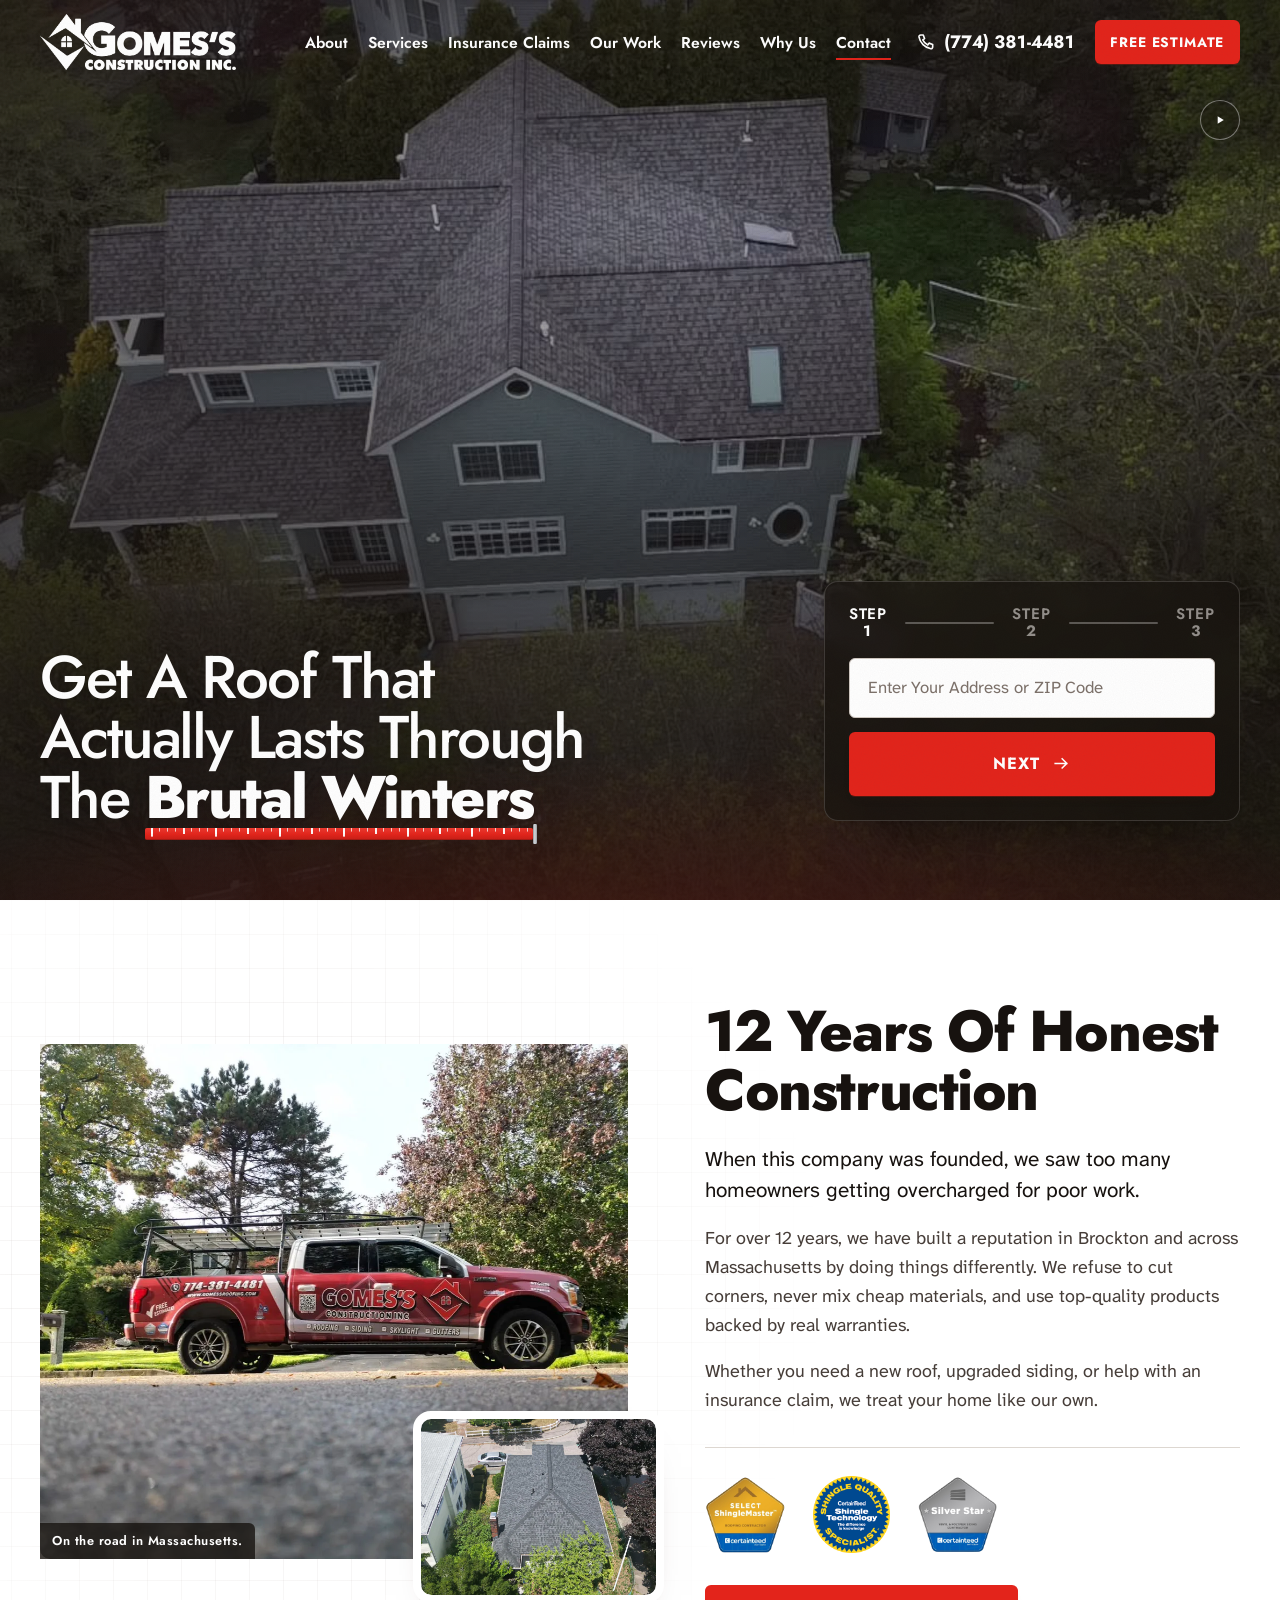
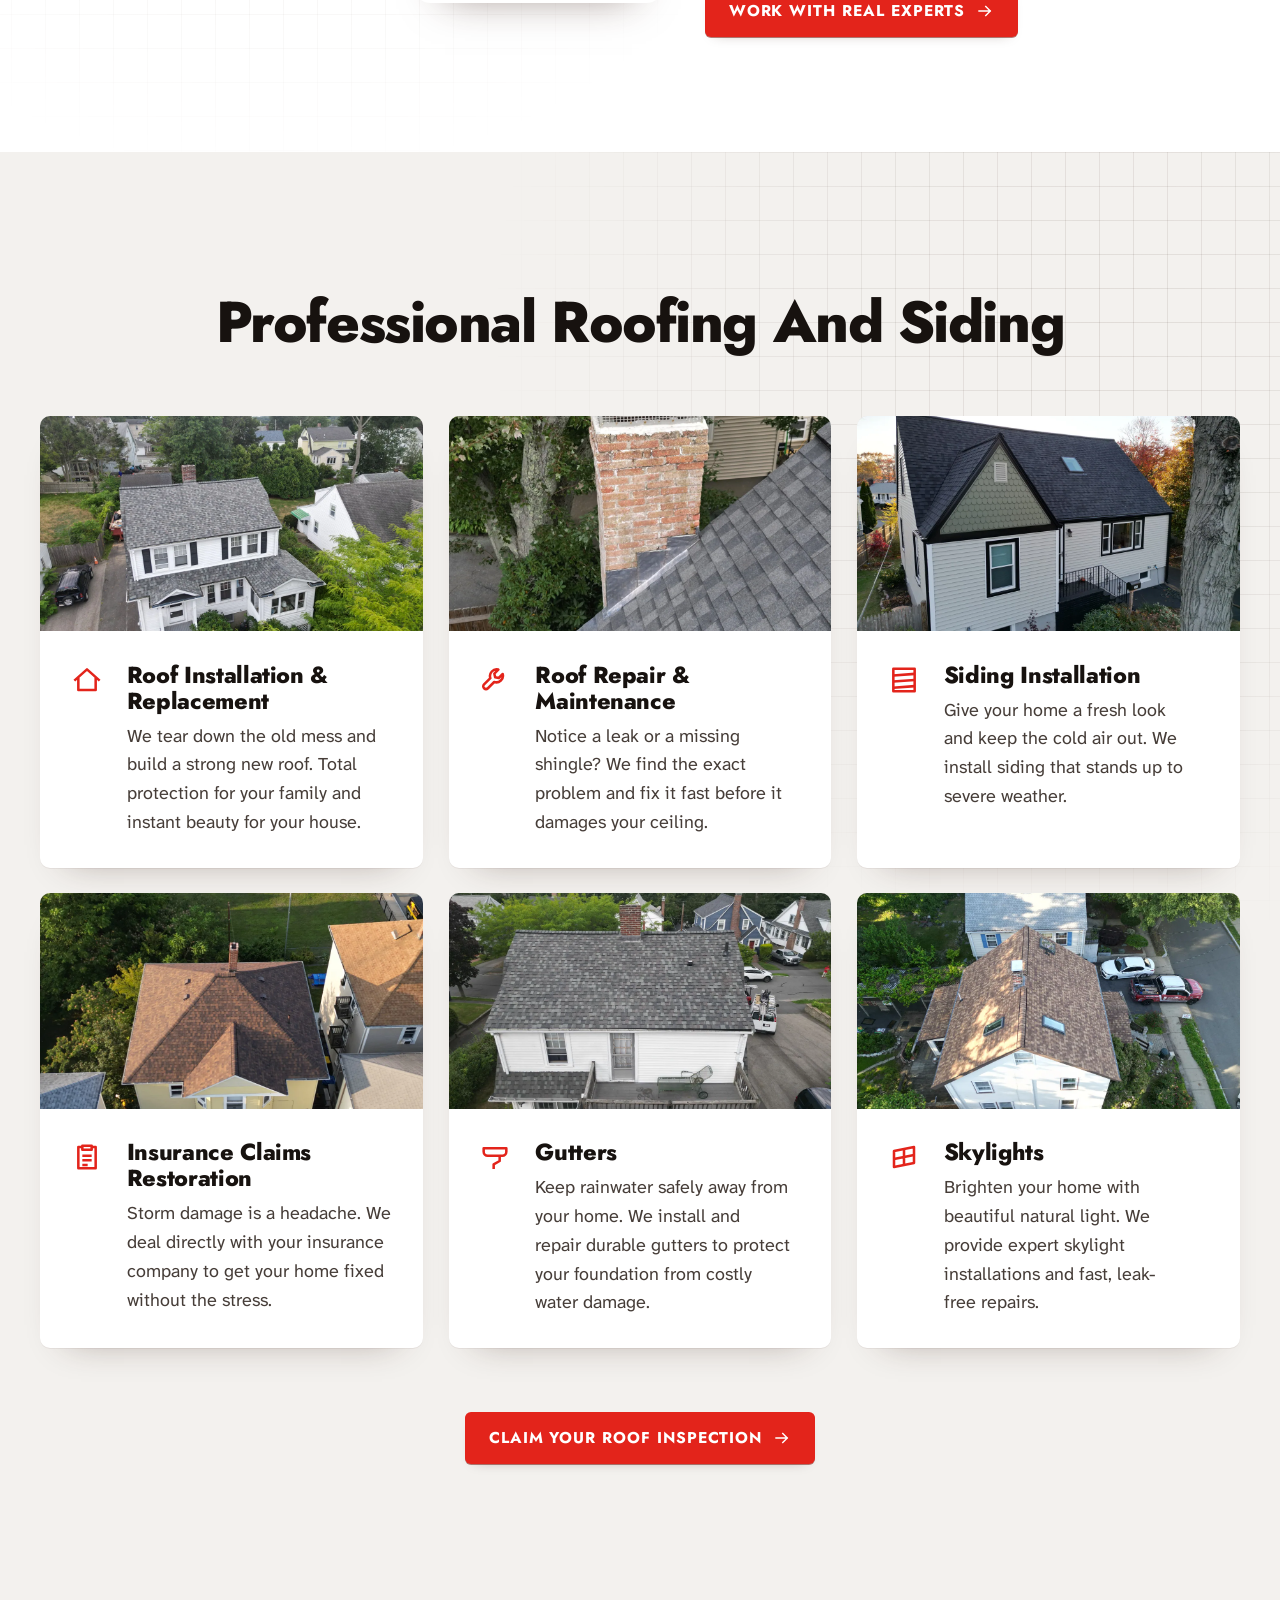
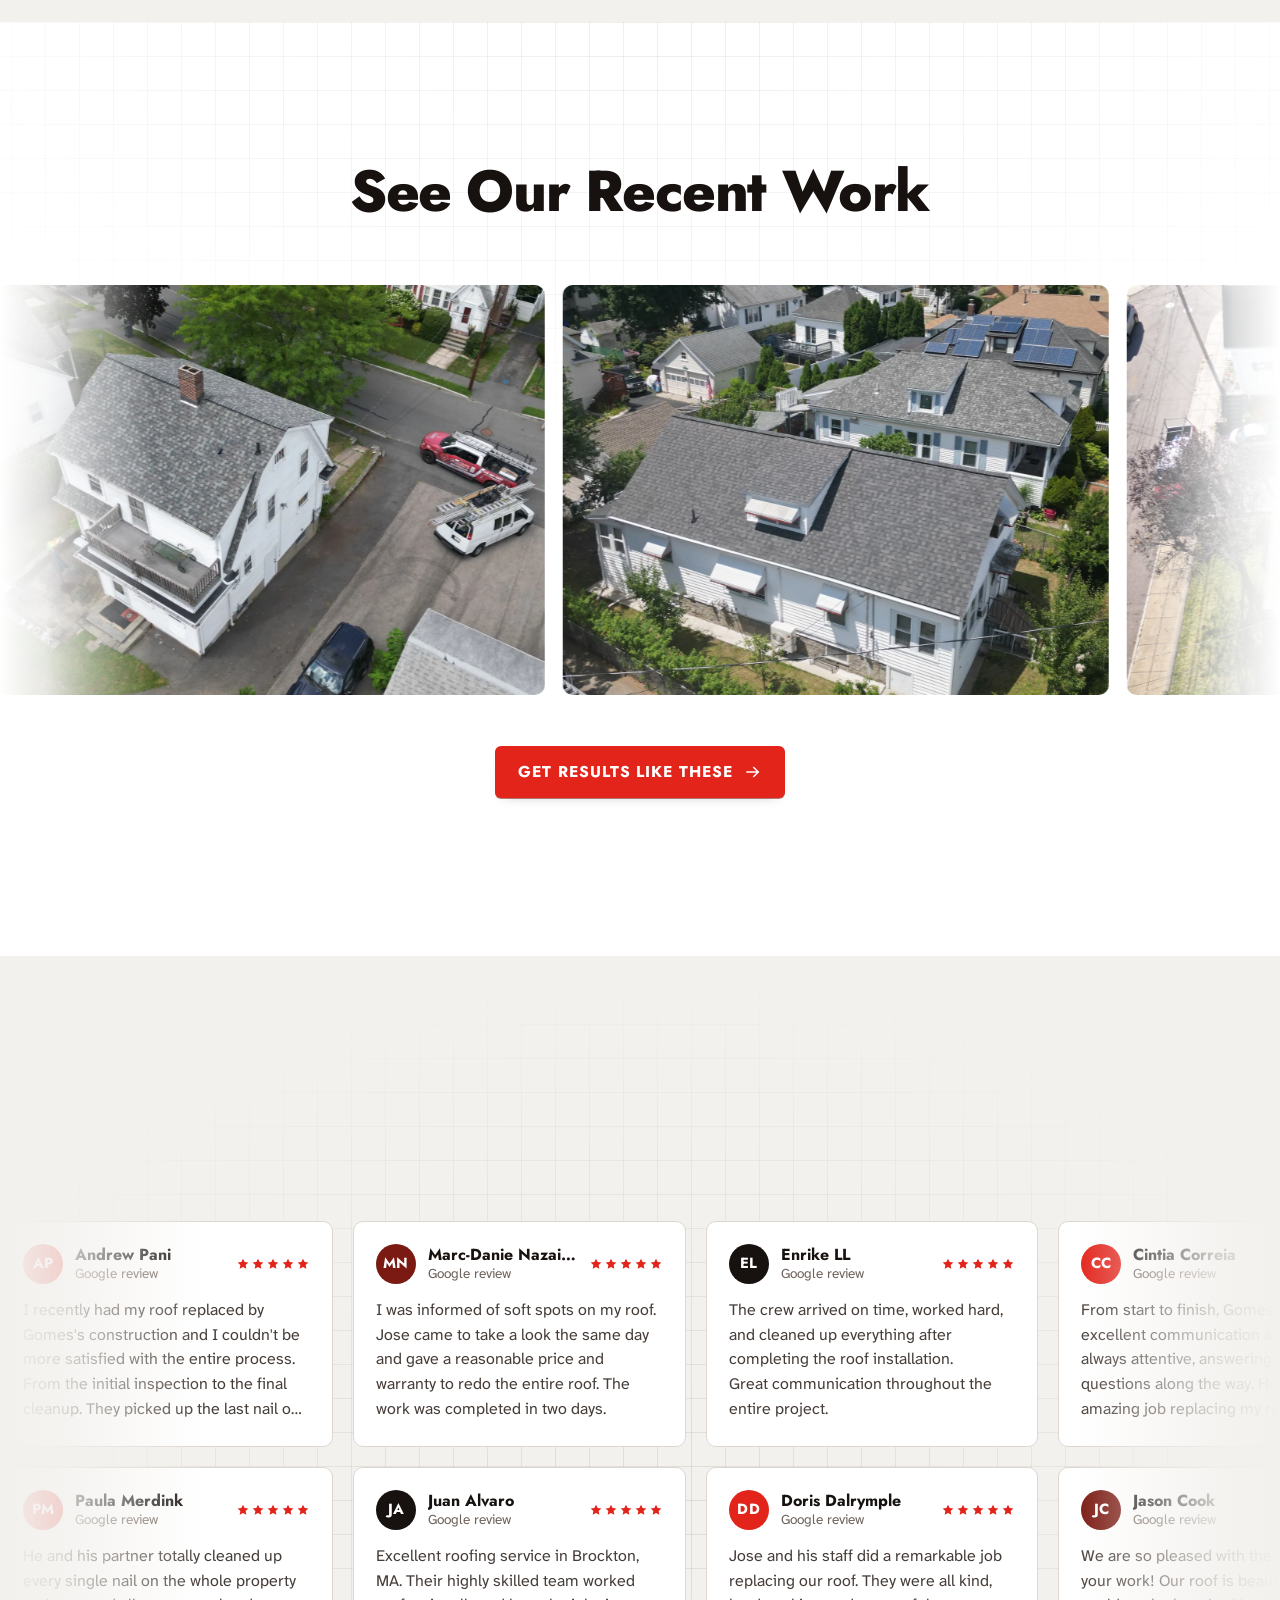
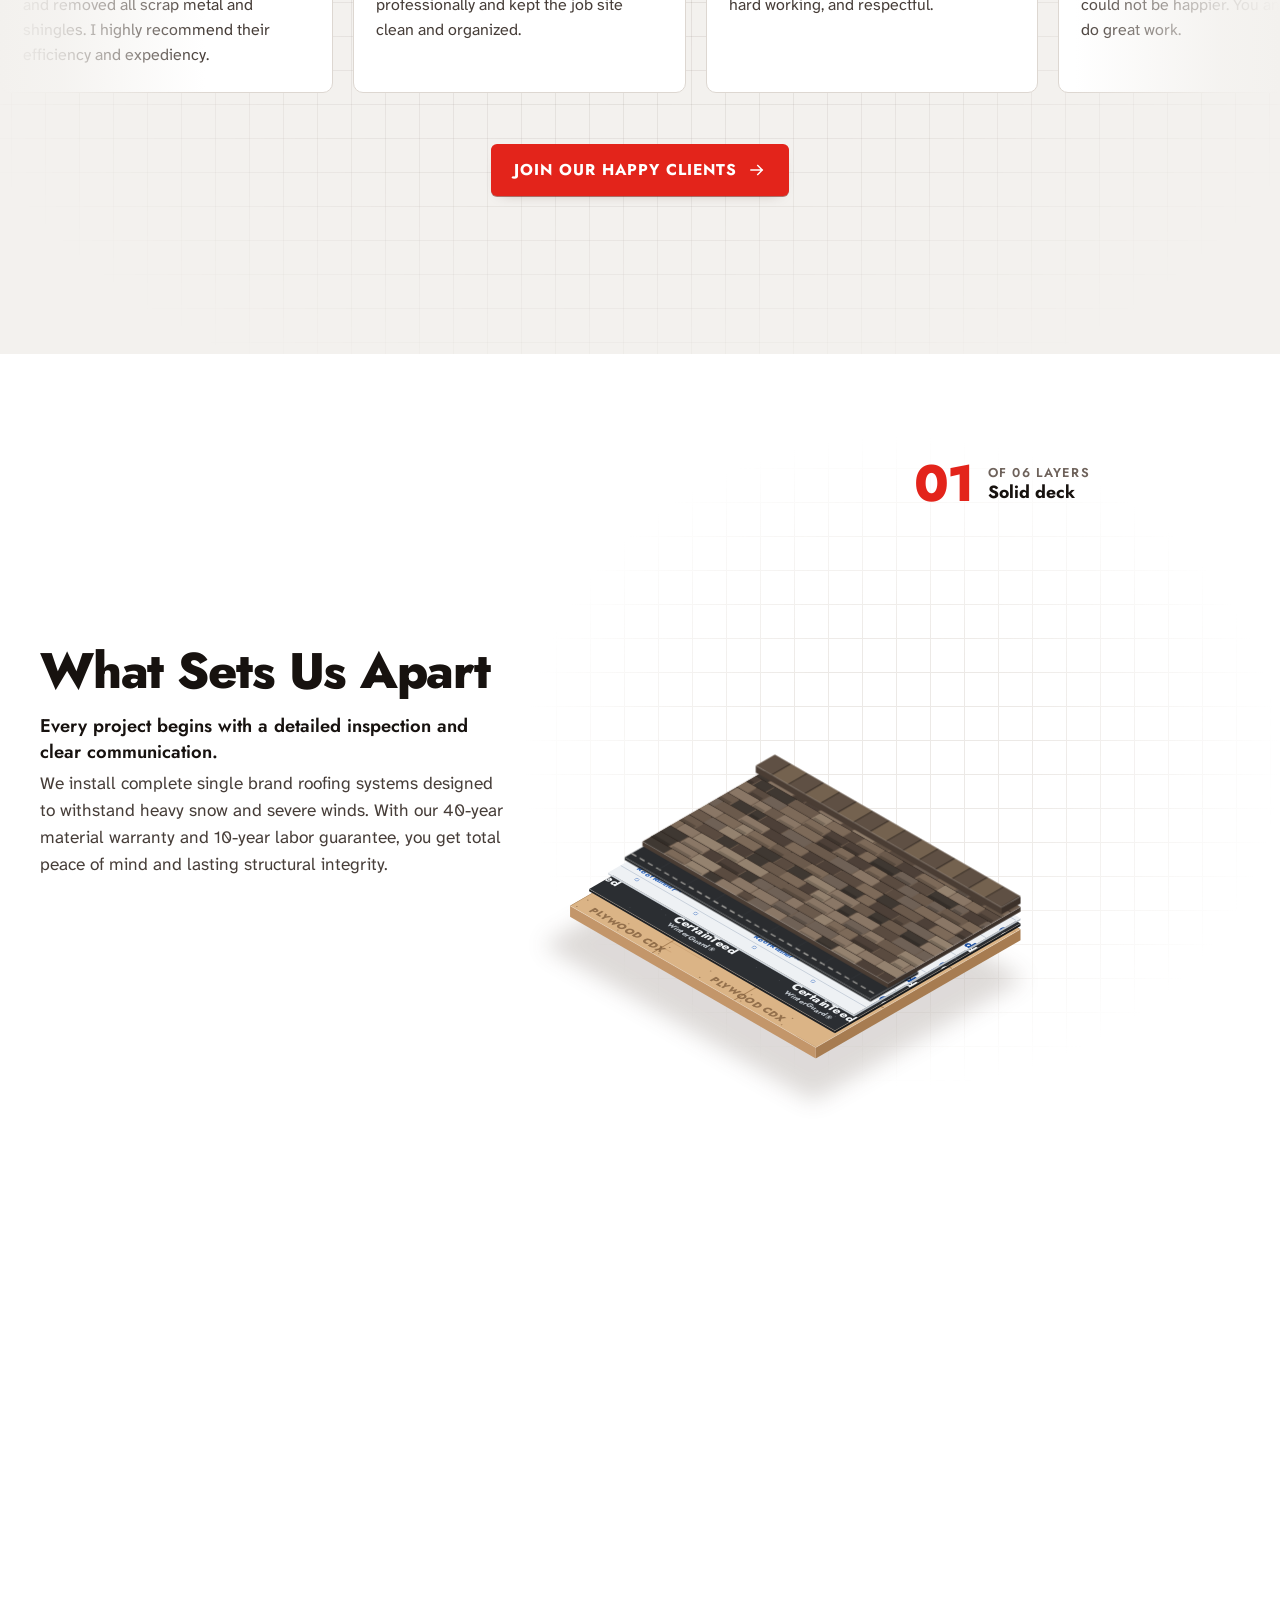
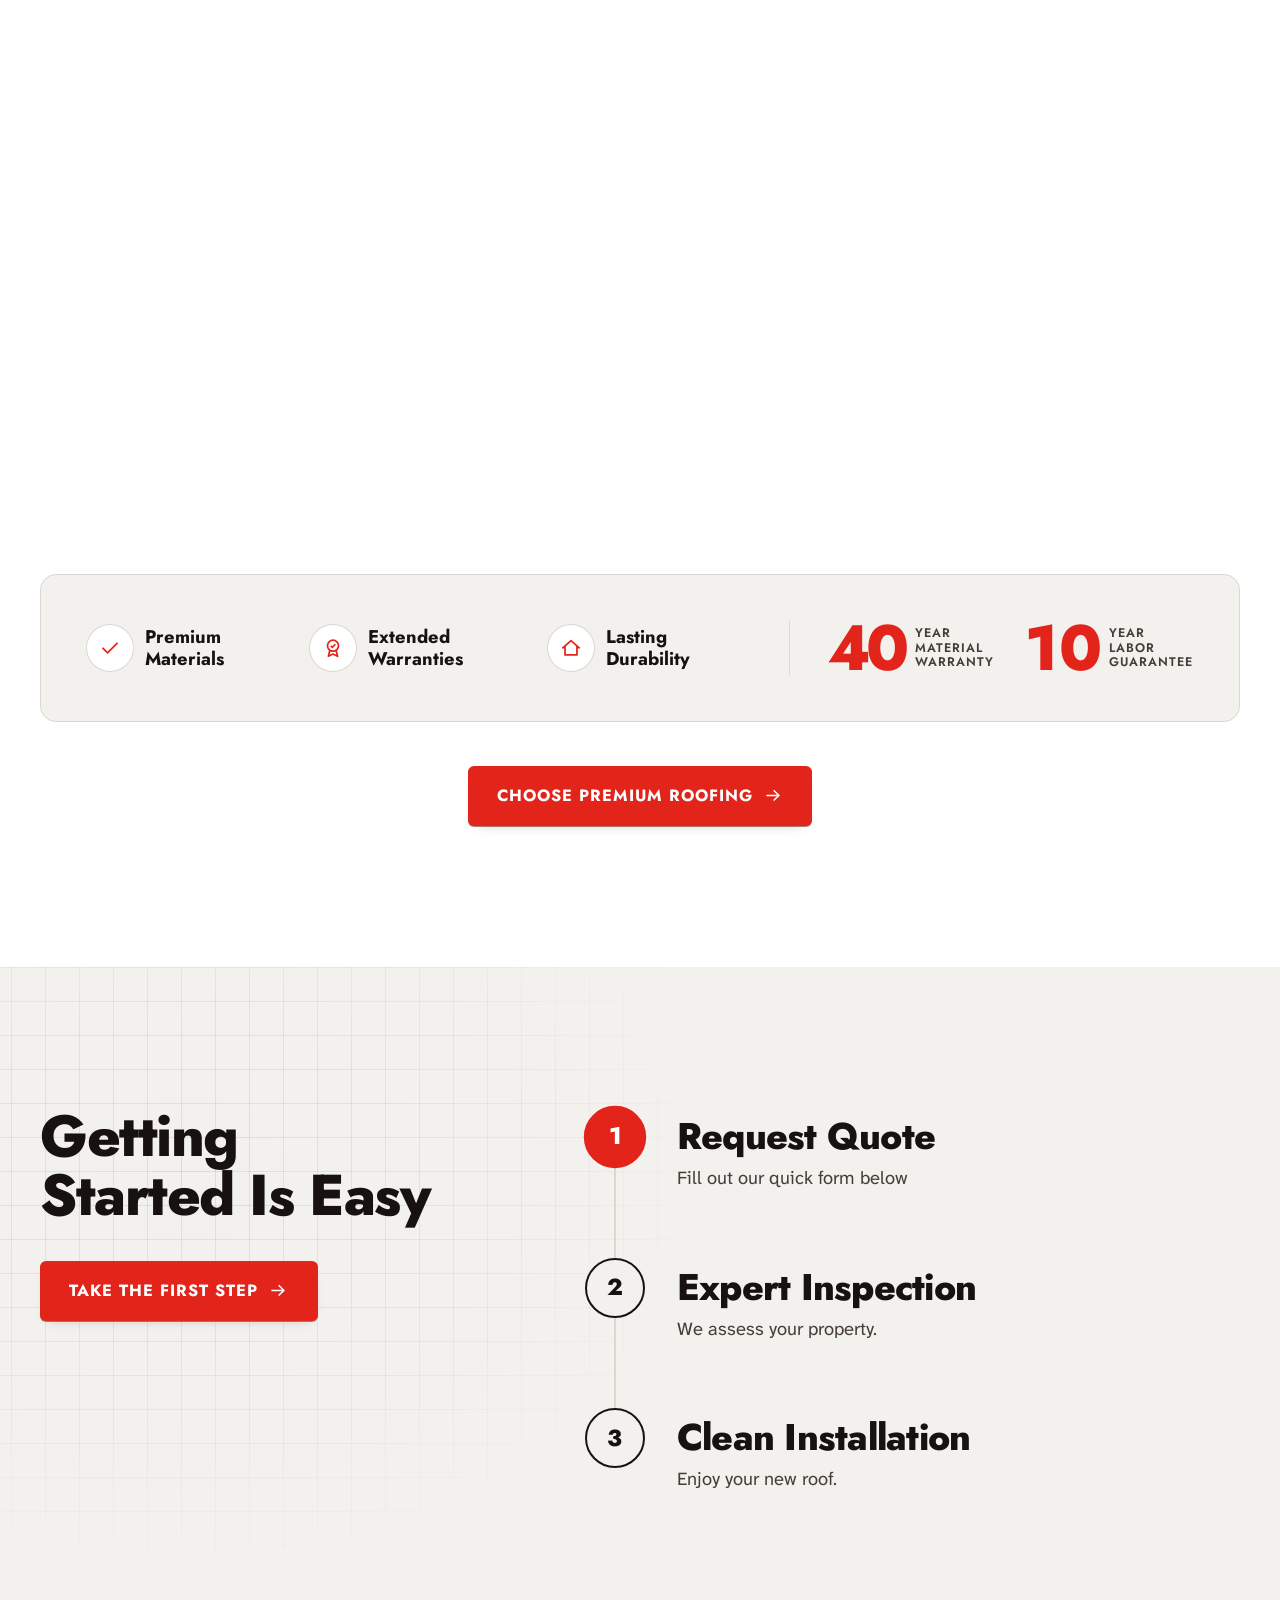
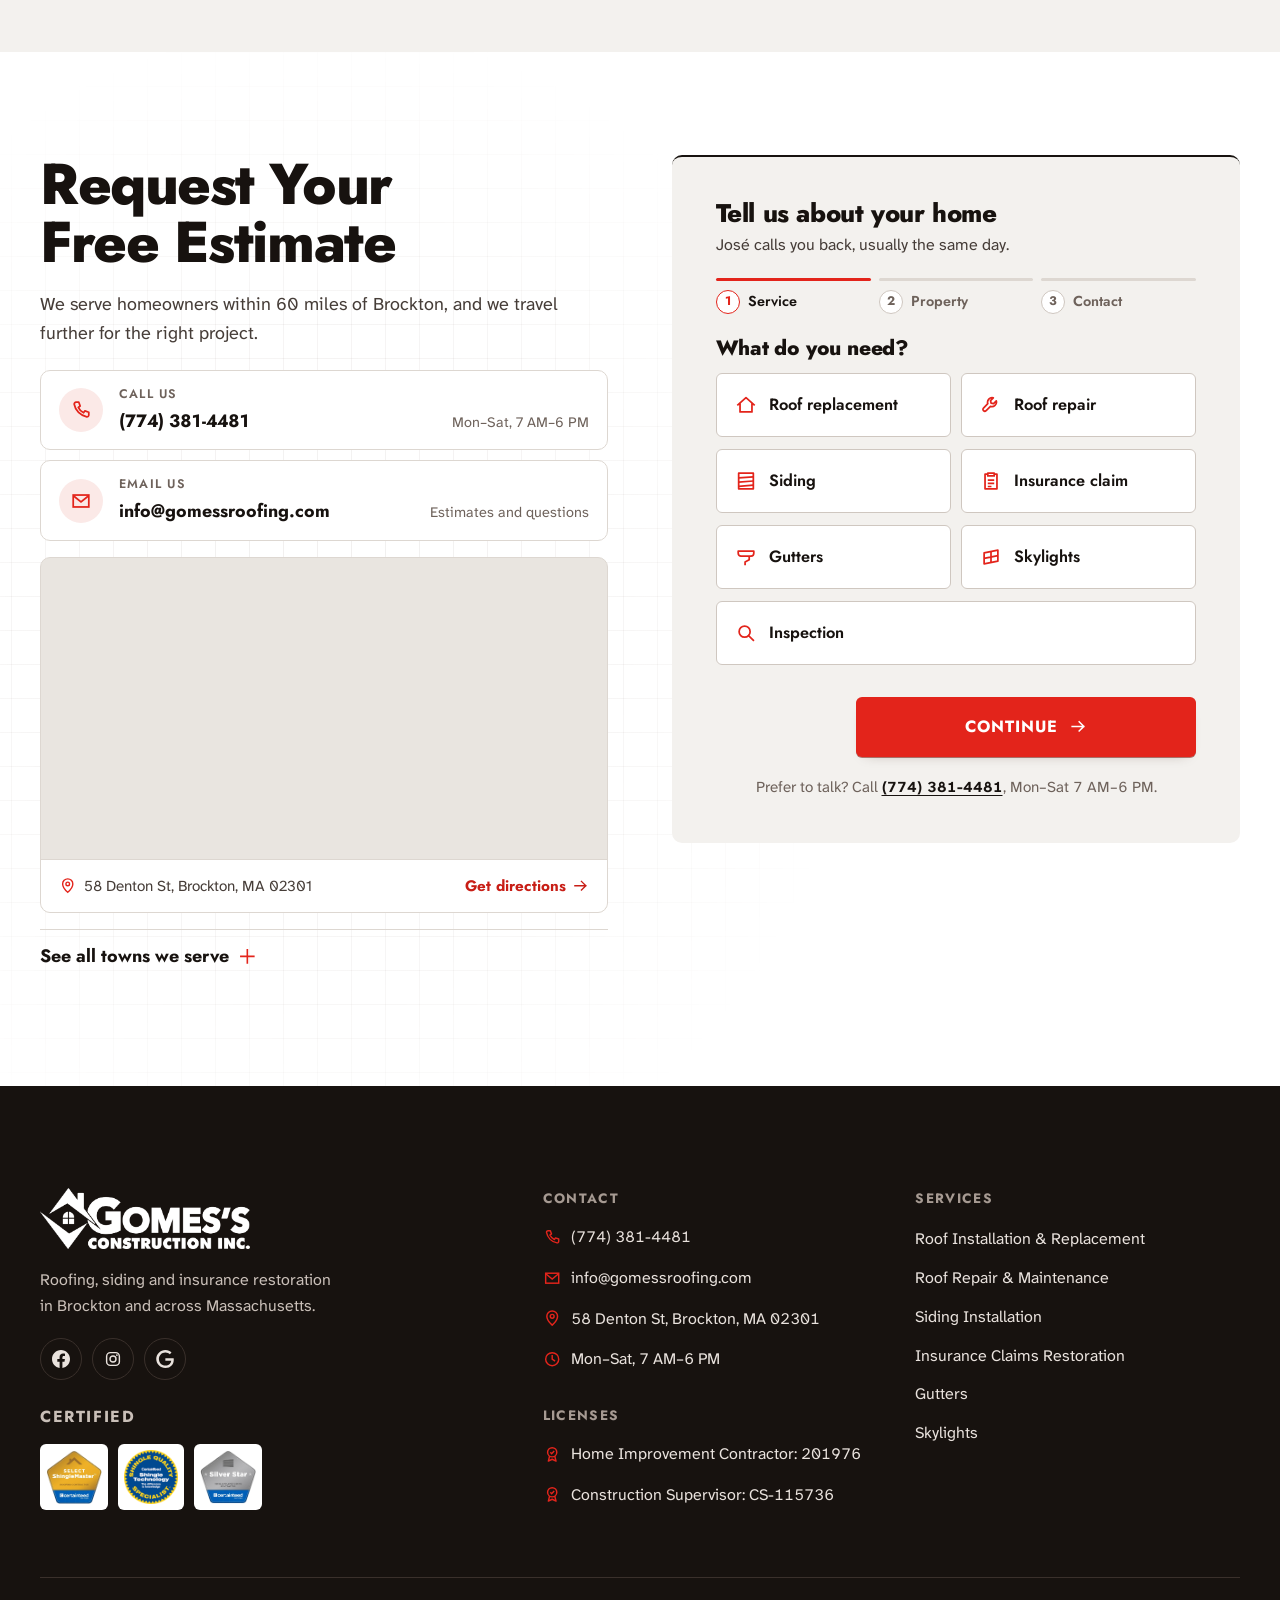
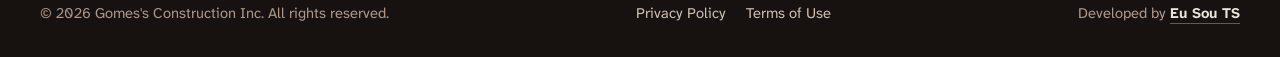
<file: index.html>
<!doctype html>
<html lang="en">
<head>
  <meta charset="utf-8">
  <meta name="viewport" content="width=device-width, initial-scale=1">
  <!-- Google Tag Manager -->
  <script>(function(w,d,s,l,i){w[l]=w[l]||[];w[l].push({'gtm.start':
  new Date().getTime(),event:'gtm.js'});var f=d.getElementsByTagName(s)[0],
  j=d.createElement(s),dl=l!='dataLayer'?'&l='+l:'';j.async=true;j.src=
  'https://www.googletagmanager.com/gtm.js?id='+i+dl;f.parentNode.insertBefore(j,f);
  })(window,document,'script','dataLayer','GTM-TX7CTJMK');</script>
  <!-- End Google Tag Manager -->
  <!-- Meta Pixel Code -->
  <script>
  !function(f,b,e,v,n,t,s)
  {if(f.fbq)return;n=f.fbq=function(){n.callMethod?
  n.callMethod.apply(n,arguments):n.queue.push(arguments)};
  if(!f._fbq)f._fbq=n;n.push=n;n.loaded=!0;n.version='2.0';
  n.queue=[];t=b.createElement(e);t.async=!0;
  t.src=v;s=b.getElementsByTagName(e)[0];
  s.parentNode.insertBefore(t,s)}(window, document,'script',
  'https://connect.facebook.net/en_US/fbevents.js');
  fbq('init', '1625205539333859');
  fbq('track', 'PageView');
  </script>
  <!-- End Meta Pixel Code -->
  <title>Gomes's Construction Inc. | Roofing &amp; Siding in Brockton, MA</title>
  <meta name="description" content="Roof replacement, roof repair, siding and insurance claim restoration in Brockton and across Massachusetts. Complete CertainTeed roofing systems with a 40-year material and 10-year labor guarantee.">
  <meta name="theme-color" content="#ffffff">
  <script>/* staging only: keep the test environment out of search engines */ if (/escolats\.com\.br$/.test(location.hostname)) { var m = document.createElement("meta"); m.name = "robots"; m.content = "noindex, nofollow"; document.head.appendChild(m); }</script>
  <link rel="icon" href="favicon.ico" sizes="32x32">
  <link rel="icon" href="assets/logo/favicon.svg" type="image/svg+xml">
  <link rel="apple-touch-icon" href="apple-touch-icon.png">
  <link rel="manifest" href="site.webmanifest">
  <link rel="author" href="humans.txt">
  <meta property="og:title" content="Gomes's Construction Inc. | Roofing &amp; Siding in Brockton, MA">
  <meta property="og:description" content="Get a roof that actually lasts through the brutal winters. 40-year material and 10-year labor guarantee.">
  <meta property="og:type" content="website">
  <meta property="og:url" content="https://gomessroofing.com/">
  <meta property="og:image" content="https://gomessroofing.com/assets/img/og-cover.jpg">
  <meta name="twitter:card" content="summary_large_image">
  <link rel="canonical" href="https://gomessroofing.com/">
  <link rel="preconnect" href="https://fonts.googleapis.com">
  <link rel="preconnect" href="https://fonts.gstatic.com" crossorigin>
  <link href="https://fonts.googleapis.com/css2?family=Atkinson+Hyperlegible+Next:wght@400;500;700&family=Jost:wght@500;600;700;800&display=swap" rel="stylesheet">
  <link rel="stylesheet" href="assets/css/styles.css?v=20261029">
  <script type="application/ld+json">
  {
    "@context": "https://schema.org",
    "@type": "RoofingContractor",
    "name": "Gomes's Construction Inc.",
    "url": "https://gomessroofing.com/",
    "telephone": "+1-774-381-4481",
    "email": "info@gomessroofing.com",
    "image": "https://gomessroofing.com/assets/img/og-cover.jpg",
    "address": {"@type": "PostalAddress", "streetAddress": "58 Denton St", "addressLocality": "Brockton", "addressRegion": "MA", "postalCode": "02301", "addressCountry": "US"},
    "geo": {"@type": "GeoCoordinates", "latitude": 42.0673345, "longitude": -71.0175669},
    "openingHoursSpecification": [{"@type": "OpeningHoursSpecification", "dayOfWeek": ["Monday","Tuesday","Wednesday","Thursday","Friday","Saturday"], "opens": "07:00", "closes": "18:00"}],
    "areaServed": {"@type": "GeoCircle", "geoMidpoint": {"@type": "GeoCoordinates", "latitude": 42.0834, "longitude": -71.0184}, "geoRadius": "96560"},
    "aggregateRating": {"@type": "AggregateRating", "ratingValue": "5.0", "reviewCount": "89"}
  }
  </script>
</head>
<body>
  <!-- Google Tag Manager (noscript) -->
  <noscript><iframe src="https://www.googletagmanager.com/ns.html?id=GTM-TX7CTJMK"
  height="0" width="0" style="display:none;visibility:hidden"></iframe></noscript>
  <!-- End Google Tag Manager (noscript) -->
  <!-- Meta Pixel Code (noscript) -->
  <noscript><img height="1" width="1" style="display:none"
  src="https://www.facebook.com/tr?id=1625205539333859&ev=PageView&noscript=1"
  /></noscript>
  <!-- End Meta Pixel Code (noscript) -->
  <svg class="sprite" aria-hidden="true">
    <symbol id="i-arrow" viewBox="0 0 24 24"><path d="M4 12h15M13 6l6 6-6 6" fill="none" stroke="currentColor" stroke-width="1.9" stroke-linecap="square"/></symbol>
    <symbol id="i-phone" viewBox="0 0 24 24"><path d="M6.6 3.5h3l1.5 4.2-2.1 1.5a12 12 0 0 0 5.8 5.8l1.5-2.1 4.2 1.5v3a2 2 0 0 1-2.2 2A17 17 0 0 1 4.6 5.7a2 2 0 0 1 2-2.2Z" fill="none" stroke="currentColor" stroke-width="1.9" stroke-linejoin="round"/></symbol>
    <symbol id="i-star" viewBox="0 0 24 24"><path d="m12 2.8 2.8 5.9 6.4.8-4.7 4.4 1.2 6.4L12 17.2l-5.7 3.1 1.2-6.4-4.7-4.4 6.4-.8Z" fill="currentColor"/></symbol>
    <symbol id="i-check" viewBox="0 0 24 24"><path d="m4.5 12.5 4.8 4.7L19.5 7" fill="none" stroke="currentColor" stroke-width="1.9" stroke-linecap="square"/></symbol>
    <symbol id="i-pin" viewBox="0 0 24 24"><path d="M12 21s7-6.3 7-11.5A7 7 0 0 0 5 9.5C5 14.7 12 21 12 21Z" fill="none" stroke="currentColor" stroke-width="1.9"/><circle cx="12" cy="9.5" r="2.5" fill="none" stroke="currentColor" stroke-width="1.9"/></symbol>
    <symbol id="i-clock" viewBox="0 0 24 24"><circle cx="12" cy="12" r="8.5" fill="none" stroke="currentColor" stroke-width="1.9"/><path d="M12 7.5V12l3 2" fill="none" stroke="currentColor" stroke-width="1.9" stroke-linecap="square"/></symbol>
    <symbol id="i-mail" viewBox="0 0 24 24"><rect x="3.5" y="5.5" width="17" height="13" fill="none" stroke="currentColor" stroke-width="1.9"/><path d="m4 6.5 8 6.5 8-6.5" fill="none" stroke="currentColor" stroke-width="1.9"/></symbol>
    <symbol id="i-play" viewBox="0 0 24 24"><path d="M8 5.5v13l10.5-6.5Z" fill="currentColor"/></symbol>
    <symbol id="i-pause" viewBox="0 0 24 24"><path d="M7.5 5.5h3v13h-3zM13.5 5.5h3v13h-3z" fill="currentColor"/></symbol>
    <symbol id="i-roof" viewBox="0 0 24 24"><path d="M2.5 12.5 12 4l9.5 8.5M5.5 10v9.5h13V10" fill="none" stroke="currentColor" stroke-width="1.9" stroke-linejoin="round"/></symbol>
    <symbol id="i-wrench" viewBox="0 0 24 24"><path d="M14.5 4.2a5 5 0 0 0-6 6.4L3.8 15.3a2 2 0 0 0 2.9 2.9l4.7-4.7a5 5 0 0 0 6.4-6l-3 3-2.7-.6-.6-2.7Z" fill="none" stroke="currentColor" stroke-width="1.9" stroke-linejoin="round"/></symbol>
    <symbol id="i-siding" viewBox="0 0 24 24"><path d="M4 3.5h16v17H4z" fill="none" stroke="currentColor" stroke-width="1.9" stroke-linejoin="round"/><path d="M4 8.6 20 7.4M4 13.2 20 12M4 17.8 20 16.6" fill="none" stroke="currentColor" stroke-width="1.9"/></symbol>
    <symbol id="i-gutter" viewBox="0 0 24 24"><path d="M3.5 5.5h17V8a3 3 0 0 1-3 3h-11a3 3 0 0 1-3-3Z" fill="none" stroke="currentColor" stroke-width="1.9" stroke-linejoin="round"/><path d="M15.5 11v4l-4.5 2.5v3.5" fill="none" stroke="currentColor" stroke-width="1.9" stroke-linejoin="round"/></symbol>
    <symbol id="i-skylight" viewBox="0 0 24 24"><path d="m4.5 7.5 15-3v12l-15 3Z" fill="none" stroke="currentColor" stroke-width="1.9" stroke-linejoin="round"/><path d="M12 6v12M4.5 13.5l15-3" fill="none" stroke="currentColor" stroke-width="1.9"/></symbol>
    <symbol id="i-search" viewBox="0 0 24 24"><circle cx="10.5" cy="10.5" r="6" fill="none" stroke="currentColor" stroke-width="1.9"/><path d="m15 15 5 5" fill="none" stroke="currentColor" stroke-width="1.9" stroke-linecap="square"/></symbol>
    <symbol id="i-plus" viewBox="0 0 24 24"><path d="M12 4.5v15M4.5 12h15" fill="none" stroke="currentColor" stroke-width="1.9" stroke-linecap="square"/></symbol>
    <symbol id="i-seal" viewBox="0 0 24 24"><circle cx="12" cy="9.5" r="6" fill="none" stroke="currentColor" stroke-width="1.9"/><path d="m8.6 14.5-1.6 6.5 5-2.4 5 2.4-1.6-6.5" fill="none" stroke="currentColor" stroke-width="1.9" stroke-linejoin="round"/><path d="m9.6 9.6 1.7 1.7 3.3-3.4" fill="none" stroke="currentColor" stroke-width="1.9"/></symbol>
    <symbol id="i-claim" viewBox="0 0 24 24"><path d="M8.5 4.5h-3v16h13v-16h-3" fill="none" stroke="currentColor" stroke-width="1.9" stroke-linejoin="round"/><path d="M8.5 3.5h7v3h-7z" fill="none" stroke="currentColor" stroke-width="1.9" stroke-linejoin="round"/><path d="M8.5 11h7M8.5 14.5h7M8.5 18h4" fill="none" stroke="currentColor" stroke-width="1.9"/></symbol>
    <symbol id="i-facebook" viewBox="0 0 24 24"><path d="M24 12.07C24 5.41 18.63 0 12 0S0 5.4 0 12.07C0 18.1 4.39 23.1 10.13 24v-8.44H7.08v-3.49h3.04V9.41c0-3.02 1.8-4.7 4.54-4.7 1.31 0 2.68.24 2.68.24v2.97h-1.5c-1.5 0-1.96.93-1.96 1.89v2.26h3.32l-.53 3.5h-2.8V24C19.62 23.1 24 18.1 24 12.07" fill="currentColor"/></symbol>
    <symbol id="i-instagram" viewBox="0 0 24 24"><rect x="3.5" y="3.5" width="17" height="17" rx="5" fill="none" stroke="currentColor" stroke-width="1.9"/><circle cx="12" cy="12" r="4" fill="none" stroke="currentColor" stroke-width="1.9"/><circle cx="17.2" cy="6.8" r="1.2" fill="currentColor"/></symbol>
    <symbol id="i-google" viewBox="0 0 24 24"><path d="M12.48 10.92v3.28h7.84c-.24 1.84-.85 3.19-1.79 4.13-1.15 1.15-2.93 2.4-6.05 2.4-4.83 0-8.6-3.89-8.6-8.72s3.77-8.72 8.6-8.72c2.6 0 4.51 1.03 5.91 2.35l2.31-2.31C18.75 1.44 16.13 0 12.48 0 5.87 0 .31 5.39.31 12s5.56 12 12.17 12c3.57 0 6.27-1.17 8.37-3.36 2.16-2.16 2.84-5.21 2.84-7.67 0-.76-.05-1.47-.17-2.05H12.48z" fill="currentColor"/></symbol>
  </svg>

  <a class="skip" href="#main">Skip to content</a>

  <header class="site-header is-over" data-header>
    <div class="wrap site-header__row">
      <a class="brand" href="#top" aria-label="Gomes's Construction Inc. home">
        <img class="brand__dark" src="assets/logo/gomes-logo.webp" alt="Gomes's Construction Inc." width="1320" height="383">
        <img class="brand__light" src="assets/logo/gomes-logo-white.webp" alt="" aria-hidden="true" width="1320" height="383">
      </a>
      <nav class="nav" aria-label="Primary">
        <ul>
          <li><a href="#about">About</a></li>
          <li><a href="#services">Services</a></li>
          <li><a href="insurance-claims/">Insurance Claims</a></li>
          <li><a href="#work">Our Work</a></li>
          <li><a href="#reviews">Reviews</a></li>
          <li><a href="#system">Why Us</a></li>
          <li><a href="#estimate">Contact</a></li>
        </ul>
      </nav>
      <div class="site-header__actions">
        <a class="tel" href="tel:+17743814481"><svg class="ico" aria-hidden="true"><use href="#i-phone"/></svg><span>(774) 381-4481</span></a>
        <a class="btn btn--sm" href="#estimate">Free Estimate</a>
      </div>
      <button class="menu-btn" type="button" aria-expanded="false" aria-controls="mobile-nav" data-menu-btn>
        <span class="menu-btn__bars" aria-hidden="true"></span><span class="sr">Menu</span>
      </button>
    </div>
    <nav class="mobile-nav" id="mobile-nav" aria-label="Mobile" data-mobile-nav hidden>
      <ul>
        <li><a href="#about">About</a></li>
        <li><a href="#services">Services</a></li>
        <li><a href="insurance-claims/">Insurance Claims</a></li>
        <li><a href="#work">Our Work</a></li>
        <li><a href="#reviews">Reviews</a></li>
        <li><a href="#system">Why Us</a></li>
        <li><a href="#process">How It Works</a></li>
        <li><a href="#estimate">Contact</a></li>
      </ul>
      <a class="btn btn--block" href="#estimate">Start Your Roof Upgrade<svg class="ico" aria-hidden="true"><use href="#i-arrow"/></svg></a>
    </nav>
  </header>

  <main id="main">
    <!-- HERO -->
    <section class="hero" id="top">
      <div class="hero__media" aria-hidden="true">
        <video class="hero__video" data-hero-video autoplay muted loop playsinline preload="auto" poster="assets/video/hero-b-poster.jpg">
          <source src="assets/video/hero-b.mp4?v=20261020" type="video/mp4">
        </video>
      </div>
      <div class="wrap hero__grid">
        <h1 class="hero__title"><span class="hero__line">Get A Roof That</span> <span class="hero__line">Actually Lasts Through</span> <span class="hero__line">The <em class="hero__em">Brutal Winters</em></span></h1>
        <div class="hero__side">
          <form class="form form--hero" data-form data-antispam action="https://api.web3forms.com/submit" method="POST" novalidate>
            <input type="hidden" name="access_key" value="e436694f-de67-4701-b3bf-1a9ba04e45f4">
            <input type="hidden" name="subject" value="New estimate request from gomessroofing.com">
            <input type="hidden" name="from_name" value="Gomes's Construction Website">
            <input type="checkbox" name="botcheck" class="hp" tabindex="-1" autocomplete="off" aria-hidden="true">
            <input type="text" name="website" class="hp" tabindex="-1" autocomplete="off" aria-hidden="true">

            <ol class="hsteps" aria-label="Form progress">
              <li class="is-current" data-step-dot><span class="hsteps__label">Step <b>1</b></span></li>
              <li data-step-dot><span class="hsteps__label">Step <b>2</b></span></li>
              <li data-step-dot><span class="hsteps__label">Step <b>3</b></span></li>
            </ol>

            <div class="form__body">
              <div class="fstep is-active" data-step>
                <div class="field">
                  <label class="sr" for="hf-address">Property address or ZIP code</label>
                  <input id="hf-address" name="address" type="text" autocomplete="street-address" required placeholder="Enter Your Address or ZIP Code">
                  <p class="field__err" data-err>Add the address or ZIP of the property.</p>
                </div>
              </div>

              <div class="fstep" data-step hidden>
                <fieldset class="field">
                  <legend class="step__q">What do you need?</legend>
                  <div class="chips chips--grid">
                    <label class="chip"><input type="radio" name="service" value="Roof Replacement" required><span><svg class="ico" aria-hidden="true"><use href="#i-roof"/></svg>Roof replacement</span></label>
                    <label class="chip"><input type="radio" name="service" value="Roof Repair"><span><svg class="ico" aria-hidden="true"><use href="#i-wrench"/></svg>Roof repair</span></label>
                    <label class="chip"><input type="radio" name="service" value="Siding"><span><svg class="ico" aria-hidden="true"><use href="#i-siding"/></svg>Siding</span></label>
                    <label class="chip"><input type="radio" name="service" value="Insurance Claim / Storm Damage"><span><svg class="ico" aria-hidden="true"><use href="#i-claim"/></svg>Insurance claim</span></label>
                    <label class="chip"><input type="radio" name="service" value="Gutters"><span><svg class="ico" aria-hidden="true"><use href="#i-gutter"/></svg>Gutters</span></label>
                    <label class="chip"><input type="radio" name="service" value="Skylights"><span><svg class="ico" aria-hidden="true"><use href="#i-skylight"/></svg>Skylights</span></label>
                    <label class="chip"><input type="radio" name="service" value="Roof Inspection"><span><svg class="ico" aria-hidden="true"><use href="#i-search"/></svg>Inspection</span></label>
                  </div>
                  <p class="field__err" data-err>Choose the service you need.</p>
                </fieldset>
              </div>

              <div class="fstep" data-step hidden>
                <div class="field">
                  <label class="sr" for="hf-name">Full name</label>
                  <input id="hf-name" name="name" type="text" autocomplete="name" required placeholder="Full Name">
                  <p class="field__err" data-err>Please enter your name.</p>
                </div>
                <div class="field">
                  <label class="sr" for="hf-phone">Phone</label>
                  <input id="hf-phone" name="phone" type="tel" autocomplete="tel" inputmode="tel" required placeholder="Phone Number">
                  <p class="field__err" data-err>Enter a phone number so we can call you back.</p>
                </div>
                <div class="field">
                  <label class="sr" for="hf-email">Email</label>
                  <input id="hf-email" name="email" type="email" autocomplete="email" required placeholder="Email">
                  <p class="field__err" data-err>Enter a valid email, like name@email.com.</p>
                </div>
              </div>
            </div>

            <div class="form__nav">
              <button class="form__back" type="button" data-back hidden><svg class="ico" aria-hidden="true"><use href="#i-arrow"/></svg>Back</button>
              <button class="btn btn--lg" type="button" data-next>Next<svg class="ico" aria-hidden="true"><use href="#i-arrow"/></svg></button>
              <button class="btn btn--lg" type="submit" data-submit hidden>
                <span data-submit-label>Request My Free Estimate</span><svg class="ico" aria-hidden="true"><use href="#i-arrow"/></svg>
              </button>
            </div>
            <p class="form__status" role="status" aria-live="polite" data-status></p>          </form>
        </div>
      </div>
      <button class="hero__toggle" type="button" data-hero-toggle aria-label="Pause background video"><svg aria-hidden="true"><use href="#i-pause"/></svg></button>
    </section>


    <!-- ABOUT -->
    <section class="about section has-grid" id="about">
      <div class="wrap about__grid">
        <figure class="about__photo plate" data-reveal>
          <img src="assets/img/about-gomes-truck.webp" alt="Gomes&#39;s Construction truck with a ladder rack parked on a tree-lined residential street" width="1290" height="958" loading="lazy">
          <figcaption>On the road in Massachusetts.</figcaption>
          <img class="about__inset" src="assets/img/about-shingle-detail.webp" alt="Close aerial view of new gray architectural shingles on a finished roof" width="900" height="675" loading="lazy">
        </figure>
        <div class="about__copy">
          <h2 class="h2" data-reveal>12 Years Of Honest Construction</h2>
          <div class="prose" data-reveal>
            <p class="lede">When this company was founded, we saw too many homeowners getting overcharged for poor work.</p>
            <p>For over 12 years, we have built a reputation in Brockton and across Massachusetts by doing things differently. We refuse to cut corners, never mix cheap materials, and use top-quality products backed by real warranties.</p>
            <p>Whether you need a new roof, upgraded siding, or help with an insurance claim, we treat your home like our own.</p>
          </div>
          <ul class="about__badges" aria-label="CertainTeed certifications" data-reveal>
            <li><img src="assets/badges/shingle-master.webp" alt="CertainTeed SELECT ShingleMaster roofing contractor" width="496" height="476" loading="lazy"></li>
            <li><img src="assets/badges/shingle.png" alt="CertainTeed Shingle Quality Specialist" width="512" height="512" loading="lazy"></li>
            <li><img src="assets/badges/image1.png" alt="CertainTeed Silver Star vinyl and polymer siding contractor" width="491" height="478" loading="lazy"></li>
          </ul>
          <a class="btn" href="#estimate" data-reveal>Work With Real Experts<svg class="ico" aria-hidden="true"><use href="#i-arrow"/></svg></a>
        </div>
      </div>
    </section>

    <!-- SERVICES -->
    <section class="services section section--tint has-grid" id="services">
      <div class="wrap">
        <header class="section-head">
          <h2 class="h2" data-reveal>Professional Roofing And Siding</h2>
        </header>
        <div class="svc-grid" data-stagger>
          <article class="svc-card" data-reveal>
            <figure class="svc-card__media"><img src="assets/img/service-roof-replacement.webp" alt="Aerial view of a new gray shingle roof on a white colonial home" width="1200" height="900" loading="lazy"></figure>
            <div class="svc-card__body">
              <svg class="svc-card__ico" aria-hidden="true"><use href="#i-roof"/></svg>
              <h3>Roof Installation &amp; Replacement</h3>
              <p>We tear down the old mess and build a strong new roof. Total protection for your family and instant beauty for your house.</p>
            </div>
          </article>
          <article class="svc-card" data-reveal>
            <figure class="svc-card__media"><img src="assets/img/service-roof-repair.webp" alt="Close-up of new flashing where a brick chimney meets the shingles" width="1200" height="900" loading="lazy"></figure>
            <div class="svc-card__body">
              <svg class="svc-card__ico" aria-hidden="true"><use href="#i-wrench"/></svg>
              <h3>Roof Repair &amp; Maintenance</h3>
              <p>Notice a leak or a missing shingle? We find the exact problem and fix it fast before it damages your ceiling.</p>
            </div>
          </article>
          <article class="svc-card" data-reveal>
            <figure class="svc-card__media"><img src="assets/img/service-siding.webp" alt="Home with new white siding, a green shingle gable and a black roof" width="1200" height="900" loading="lazy"></figure>
            <div class="svc-card__body">
              <svg class="svc-card__ico" aria-hidden="true"><use href="#i-siding"/></svg>
              <h3>Siding Installation</h3>
              <p>Give your home a fresh look and keep the cold air out. We install siding that stands up to severe weather.</p>
            </div>
          </article>
          <article class="svc-card" data-reveal>
            <figure class="svc-card__media"><img src="assets/img/service-insurance-restoration.webp" alt="Finished brown shingle roof on a yellow home" width="1200" height="900" loading="lazy"></figure>
            <div class="svc-card__body">
              <svg class="svc-card__ico" aria-hidden="true"><use href="#i-claim"/></svg>
              <h3>Insurance Claims Restoration</h3>
              <p>Storm damage is a headache. We deal directly with your insurance company to get your home fixed without the stress.</p>
            </div>
          </article>
          <article class="svc-card" data-reveal>
            <figure class="svc-card__media"><img src="assets/img/service-gutters.webp" alt="Roof edge and white gutters on a home with a new gray shingle roof" width="1200" height="900" loading="lazy"></figure>
            <div class="svc-card__body">
              <svg class="svc-card__ico" aria-hidden="true"><use href="#i-gutter"/></svg>
              <h3>Gutters</h3>
              <p>Keep rainwater safely away from your home. We install and repair durable gutters to protect your foundation from costly water damage.</p>
            </div>
          </article>
          <article class="svc-card" data-reveal>
            <figure class="svc-card__media"><img src="assets/img/service-skylights.webp" alt="Brown shingle roof with skylights on a white home" width="1200" height="900" loading="lazy"></figure>
            <div class="svc-card__body">
              <svg class="svc-card__ico" aria-hidden="true"><use href="#i-skylight"/></svg>
              <h3>Skylights</h3>
              <p>Brighten your home with beautiful natural light. We provide expert skylight installations and fast, leak-free repairs.</p>
            </div>
          </article>
        </div>
        <div class="section-cta">
          <a class="btn" href="#estimate">Claim Your Roof Inspection<svg class="ico" aria-hidden="true"><use href="#i-arrow"/></svg></a>
        </div>
      </div>
    </section>

    <!-- PORTFOLIO -->
    <section class="work section has-grid" id="work">
      <div class="wrap">
        <header class="section-head section-head--split">
          <h2 class="h2" data-reveal>See Our Recent Work</h2>
        </header>
      </div>
      <div class="carousel" data-carousel tabindex="0" role="region" aria-roledescription="carousel" aria-label="Photos of recent roofing and siding projects. Drag or use the arrow keys to browse.">
        <div class="carousel__track" data-carousel-track>
          <ul class="carousel__set">
            <li><img src="assets/img/work-gray-roof-colonial.webp" alt="New gray shingle roof on a white colonial home, with the company trucks on the street" width="1400" height="1050" loading="lazy" draggable="false"></li>
            <li><img src="assets/img/work-gray-roof-bungalow.webp" alt="Completed gray shingle roofs on two neighboring homes" width="1400" height="1050" loading="lazy" draggable="false"></li>
            <li><img src="assets/img/work-brown-roof-white-home.webp" alt="Finished brown shingle roof on a white home" width="1400" height="1050" loading="lazy" draggable="false"></li>
            <li><img src="assets/img/work-gray-roof-white-colonial.webp" alt="New gray shingle roof on a white colonial home with black shutters" width="1400" height="1050" loading="lazy" draggable="false"></li>
            <li><img src="assets/img/work-gray-roof-hip.webp" alt="Completed gray shingle roof with a dormer, seen from above" width="1400" height="1050" loading="lazy" draggable="false"></li>
            <li><img src="assets/img/work-brown-roof-ranch.webp" alt="Finished brown shingle roof on a white ranch home" width="1400" height="983" loading="lazy" draggable="false"></li>
            <li><img src="assets/img/work-black-roof-white-siding.webp" alt="Finished home with a black roof and new white siding" width="1400" height="1050" loading="lazy" draggable="false"></li>
            <li><img src="assets/img/work-charcoal-roof-townhome.webp" alt="New charcoal shingle roof with a dormer in warm evening light" width="1400" height="1050" loading="lazy" draggable="false"></li>
            <li><img src="assets/img/work-gray-roof-neighborhood.webp" alt="Completed gray shingle roof in a Massachusetts neighborhood" width="1400" height="1050" loading="lazy" draggable="false"></li>
          </ul>
        </div>
      </div>
      <div class="wrap">
        <div class="section-cta">
          <a class="btn" href="#estimate">Get Results Like These<svg class="ico" aria-hidden="true"><use href="#i-arrow"/></svg></a>
        </div>
      </div>
    </section>

    <!-- REVIEWS -->
    <section class="reviews section section--tint has-grid" id="reviews">
      <div class="wrap">
        <header class="section-head section-head--split">
          <h2 class="h2" data-reveal>Real Client Reviews</h2>
          <a class="score" href="https://www.google.com/maps/place/Gomes%E2%80%99s+Construction+Inc./@42.0673345,-71.0175669,17z/data=!4m8!3m7!1s0x6c7b41bbc3cda0db:0x618fe157af3d7556!8m2!3d42.0673345!4d-71.0175669!9m1!1b1" target="_blank" rel="noopener" data-reveal>
            <span class="score__num">5.0</span>
            <span class="score__meta">
              <span class="stars" aria-hidden="true"><svg><use href="#i-star"/></svg><svg><use href="#i-star"/></svg><svg><use href="#i-star"/></svg><svg><use href="#i-star"/></svg><svg><use href="#i-star"/></svg></span>
              <span>89 Google reviews <svg class="ico" aria-hidden="true"><use href="#i-arrow"/></svg></span>
            </span>
          </a>
        </header>

      </div>
      <div class="reviews__marquee">
      <div class="rmq">
        <div class="rmq__track">
          <ul class="rmq__group">
            <li class="rv">
              <div class="rv__head">
                <span class="rv__avatar rv__avatar--0" aria-hidden="true">AP</span>
                <span class="rv__who"><b>Andrew Pani</b><span>Google review</span></span>
                <span class="rv__stars" role="img" aria-label="5 out of 5 stars"><svg><use href="#i-star"/></svg><svg><use href="#i-star"/></svg><svg><use href="#i-star"/></svg><svg><use href="#i-star"/></svg><svg><use href="#i-star"/></svg></span>
              </div>
              <blockquote><p>I recently had my roof replaced by Gomes's construction and I couldn't be more satisfied with the entire process. From the initial inspection to the final cleanup. They picked up the last nail on the ground.</p></blockquote>
            </li>
            <li class="rv">
              <div class="rv__head">
                <span class="rv__avatar rv__avatar--1" aria-hidden="true">MN</span>
                <span class="rv__who"><b>Marc-Danie Nazaire</b><span>Google review</span></span>
                <span class="rv__stars" role="img" aria-label="5 out of 5 stars"><svg><use href="#i-star"/></svg><svg><use href="#i-star"/></svg><svg><use href="#i-star"/></svg><svg><use href="#i-star"/></svg><svg><use href="#i-star"/></svg></span>
              </div>
              <blockquote><p>I was informed of soft spots on my roof. Jose came to take a look the same day and gave a reasonable price and warranty to redo the entire roof. The work was completed in two days.</p></blockquote>
            </li>
            <li class="rv">
              <div class="rv__head">
                <span class="rv__avatar rv__avatar--2" aria-hidden="true">EL</span>
                <span class="rv__who"><b>Enrike LL</b><span>Google review</span></span>
                <span class="rv__stars" role="img" aria-label="5 out of 5 stars"><svg><use href="#i-star"/></svg><svg><use href="#i-star"/></svg><svg><use href="#i-star"/></svg><svg><use href="#i-star"/></svg><svg><use href="#i-star"/></svg></span>
              </div>
              <blockquote><p>The crew arrived on time, worked hard, and cleaned up everything after completing the roof installation. Great communication throughout the entire project.</p></blockquote>
            </li>
            <li class="rv">
              <div class="rv__head">
                <span class="rv__avatar rv__avatar--0" aria-hidden="true">CC</span>
                <span class="rv__who"><b>Cintia Correia</b><span>Google review</span></span>
                <span class="rv__stars" role="img" aria-label="5 out of 5 stars"><svg><use href="#i-star"/></svg><svg><use href="#i-star"/></svg><svg><use href="#i-star"/></svg><svg><use href="#i-star"/></svg><svg><use href="#i-star"/></svg></span>
              </div>
              <blockquote><p>From start to finish, Gomes showed excellent communication and was always attentive, answering all my questions along the way. He did an amazing job replacing my roof.</p></blockquote>
            </li>
            <li class="rv">
              <div class="rv__head">
                <span class="rv__avatar rv__avatar--1" aria-hidden="true">L</span>
                <span class="rv__who"><b>Laurell</b><span>Google review</span></span>
                <span class="rv__stars" role="img" aria-label="5 out of 5 stars"><svg><use href="#i-star"/></svg><svg><use href="#i-star"/></svg><svg><use href="#i-star"/></svg><svg><use href="#i-star"/></svg><svg><use href="#i-star"/></svg></span>
              </div>
              <blockquote><p>I am always nervous when hiring contractors. With Mr. Gomes and his crew I came to realize I had no need to worry. The work done was above and beyond my expectations.</p></blockquote>
            </li>
            <li class="rv">
              <div class="rv__head">
                <span class="rv__avatar rv__avatar--2" aria-hidden="true">SS</span>
                <span class="rv__who"><b>Sergey Selyutin</b><span>Google review</span></span>
                <span class="rv__stars" role="img" aria-label="5 out of 5 stars"><svg><use href="#i-star"/></svg><svg><use href="#i-star"/></svg><svg><use href="#i-star"/></svg><svg><use href="#i-star"/></svg><svg><use href="#i-star"/></svg></span>
              </div>
              <blockquote><p>Gomes and his team have replaced roof soffits, liners, shingles and gutters in our 3-story house in Arlington, MA. They have done a very quality job in a short period of time.</p></blockquote>
            </li>
            <li class="rv">
              <div class="rv__head">
                <span class="rv__avatar rv__avatar--0" aria-hidden="true">TZ</span>
                <span class="rv__who"><b>Tallessyn Z Grenfell-Lee</b><span>Google review</span></span>
                <span class="rv__stars" role="img" aria-label="5 out of 5 stars"><svg><use href="#i-star"/></svg><svg><use href="#i-star"/></svg><svg><use href="#i-star"/></svg><svg><use href="#i-star"/></svg><svg><use href="#i-star"/></svg></span>
              </div>
              <blockquote><p>A very talented roofer who genuinely wants happy customers, which he achieves through fantastic, guaranteed work, a great team, flexibility, and competitive pricing.</p></blockquote>
            </li>
          </ul>
          <ul class="rmq__group" aria-hidden="true">
            <li class="rv">
              <div class="rv__head">
                <span class="rv__avatar rv__avatar--0" aria-hidden="true">AP</span>
                <span class="rv__who"><b>Andrew Pani</b><span>Google review</span></span>
                <span class="rv__stars" role="img" aria-label="5 out of 5 stars"><svg><use href="#i-star"/></svg><svg><use href="#i-star"/></svg><svg><use href="#i-star"/></svg><svg><use href="#i-star"/></svg><svg><use href="#i-star"/></svg></span>
              </div>
              <blockquote><p>I recently had my roof replaced by Gomes's construction and I couldn't be more satisfied with the entire process. From the initial inspection to the final cleanup. They picked up the last nail on the ground.</p></blockquote>
            </li>
            <li class="rv">
              <div class="rv__head">
                <span class="rv__avatar rv__avatar--1" aria-hidden="true">MN</span>
                <span class="rv__who"><b>Marc-Danie Nazaire</b><span>Google review</span></span>
                <span class="rv__stars" role="img" aria-label="5 out of 5 stars"><svg><use href="#i-star"/></svg><svg><use href="#i-star"/></svg><svg><use href="#i-star"/></svg><svg><use href="#i-star"/></svg><svg><use href="#i-star"/></svg></span>
              </div>
              <blockquote><p>I was informed of soft spots on my roof. Jose came to take a look the same day and gave a reasonable price and warranty to redo the entire roof. The work was completed in two days.</p></blockquote>
            </li>
            <li class="rv">
              <div class="rv__head">
                <span class="rv__avatar rv__avatar--2" aria-hidden="true">EL</span>
                <span class="rv__who"><b>Enrike LL</b><span>Google review</span></span>
                <span class="rv__stars" role="img" aria-label="5 out of 5 stars"><svg><use href="#i-star"/></svg><svg><use href="#i-star"/></svg><svg><use href="#i-star"/></svg><svg><use href="#i-star"/></svg><svg><use href="#i-star"/></svg></span>
              </div>
              <blockquote><p>The crew arrived on time, worked hard, and cleaned up everything after completing the roof installation. Great communication throughout the entire project.</p></blockquote>
            </li>
            <li class="rv">
              <div class="rv__head">
                <span class="rv__avatar rv__avatar--0" aria-hidden="true">CC</span>
                <span class="rv__who"><b>Cintia Correia</b><span>Google review</span></span>
                <span class="rv__stars" role="img" aria-label="5 out of 5 stars"><svg><use href="#i-star"/></svg><svg><use href="#i-star"/></svg><svg><use href="#i-star"/></svg><svg><use href="#i-star"/></svg><svg><use href="#i-star"/></svg></span>
              </div>
              <blockquote><p>From start to finish, Gomes showed excellent communication and was always attentive, answering all my questions along the way. He did an amazing job replacing my roof.</p></blockquote>
            </li>
            <li class="rv">
              <div class="rv__head">
                <span class="rv__avatar rv__avatar--1" aria-hidden="true">L</span>
                <span class="rv__who"><b>Laurell</b><span>Google review</span></span>
                <span class="rv__stars" role="img" aria-label="5 out of 5 stars"><svg><use href="#i-star"/></svg><svg><use href="#i-star"/></svg><svg><use href="#i-star"/></svg><svg><use href="#i-star"/></svg><svg><use href="#i-star"/></svg></span>
              </div>
              <blockquote><p>I am always nervous when hiring contractors. With Mr. Gomes and his crew I came to realize I had no need to worry. The work done was above and beyond my expectations.</p></blockquote>
            </li>
            <li class="rv">
              <div class="rv__head">
                <span class="rv__avatar rv__avatar--2" aria-hidden="true">SS</span>
                <span class="rv__who"><b>Sergey Selyutin</b><span>Google review</span></span>
                <span class="rv__stars" role="img" aria-label="5 out of 5 stars"><svg><use href="#i-star"/></svg><svg><use href="#i-star"/></svg><svg><use href="#i-star"/></svg><svg><use href="#i-star"/></svg><svg><use href="#i-star"/></svg></span>
              </div>
              <blockquote><p>Gomes and his team have replaced roof soffits, liners, shingles and gutters in our 3-story house in Arlington, MA. They have done a very quality job in a short period of time.</p></blockquote>
            </li>
            <li class="rv">
              <div class="rv__head">
                <span class="rv__avatar rv__avatar--0" aria-hidden="true">TZ</span>
                <span class="rv__who"><b>Tallessyn Z Grenfell-Lee</b><span>Google review</span></span>
                <span class="rv__stars" role="img" aria-label="5 out of 5 stars"><svg><use href="#i-star"/></svg><svg><use href="#i-star"/></svg><svg><use href="#i-star"/></svg><svg><use href="#i-star"/></svg><svg><use href="#i-star"/></svg></span>
              </div>
              <blockquote><p>A very talented roofer who genuinely wants happy customers, which he achieves through fantastic, guaranteed work, a great team, flexibility, and competitive pricing.</p></blockquote>
            </li>
          </ul>
        </div>
      </div>
      <div class="rmq rmq--reverse">
        <div class="rmq__track">
          <ul class="rmq__group">
            <li class="rv">
              <div class="rv__head">
                <span class="rv__avatar rv__avatar--0" aria-hidden="true">PM</span>
                <span class="rv__who"><b>Paula Merdink</b><span>Google review</span></span>
                <span class="rv__stars" role="img" aria-label="5 out of 5 stars"><svg><use href="#i-star"/></svg><svg><use href="#i-star"/></svg><svg><use href="#i-star"/></svg><svg><use href="#i-star"/></svg><svg><use href="#i-star"/></svg></span>
              </div>
              <blockquote><p>He and his partner totally cleaned up every single nail on the whole property and removed all scrap metal and shingles. I highly recommend their efficiency and expediency.</p></blockquote>
            </li>
            <li class="rv">
              <div class="rv__head">
                <span class="rv__avatar rv__avatar--2" aria-hidden="true">JA</span>
                <span class="rv__who"><b>Juan Alvaro</b><span>Google review</span></span>
                <span class="rv__stars" role="img" aria-label="5 out of 5 stars"><svg><use href="#i-star"/></svg><svg><use href="#i-star"/></svg><svg><use href="#i-star"/></svg><svg><use href="#i-star"/></svg><svg><use href="#i-star"/></svg></span>
              </div>
              <blockquote><p>Excellent roofing service in Brockton, MA. Their highly skilled team worked professionally and kept the job site clean and organized.</p></blockquote>
            </li>
            <li class="rv">
              <div class="rv__head">
                <span class="rv__avatar rv__avatar--0" aria-hidden="true">DD</span>
                <span class="rv__who"><b>Doris Dalrymple</b><span>Google review</span></span>
                <span class="rv__stars" role="img" aria-label="5 out of 5 stars"><svg><use href="#i-star"/></svg><svg><use href="#i-star"/></svg><svg><use href="#i-star"/></svg><svg><use href="#i-star"/></svg><svg><use href="#i-star"/></svg></span>
              </div>
              <blockquote><p>Jose and his staff did a remarkable job replacing our roof. They were all kind, hard working, and respectful.</p></blockquote>
            </li>
            <li class="rv">
              <div class="rv__head">
                <span class="rv__avatar rv__avatar--1" aria-hidden="true">JC</span>
                <span class="rv__who"><b>Jason Cook</b><span>Google review</span></span>
                <span class="rv__stars" role="img" aria-label="5 out of 5 stars"><svg><use href="#i-star"/></svg><svg><use href="#i-star"/></svg><svg><use href="#i-star"/></svg><svg><use href="#i-star"/></svg><svg><use href="#i-star"/></svg></span>
              </div>
              <blockquote><p>We are so pleased with the quality of your work! Our roof is beautiful and we could not be happier. You and your crew do great work.</p></blockquote>
            </li>
            <li class="rv">
              <div class="rv__head">
                <span class="rv__avatar rv__avatar--2" aria-hidden="true">YH</span>
                <span class="rv__who"><b>Yijun Huang</b><span>Google review</span></span>
                <span class="rv__stars" role="img" aria-label="5 out of 5 stars"><svg><use href="#i-star"/></svg><svg><use href="#i-star"/></svg><svg><use href="#i-star"/></svg><svg><use href="#i-star"/></svg><svg><use href="#i-star"/></svg></span>
              </div>
              <blockquote><p>Jose texted me back immediately and came over the next day early morning. He spent time to show us the shingle samples and explained detail work process.</p></blockquote>
            </li>
            <li class="rv">
              <div class="rv__head">
                <span class="rv__avatar rv__avatar--0" aria-hidden="true">CC</span>
                <span class="rv__who"><b>Carol Conn</b><span>Google review</span></span>
                <span class="rv__stars" role="img" aria-label="5 out of 5 stars"><svg><use href="#i-star"/></svg><svg><use href="#i-star"/></svg><svg><use href="#i-star"/></svg><svg><use href="#i-star"/></svg><svg><use href="#i-star"/></svg></span>
              </div>
              <blockquote><p>The fascia boards on my house were looking awful and needed more than just paint. I called Jose and he came by the same day to take a look.</p></blockquote>
            </li>
          </ul>
          <ul class="rmq__group" aria-hidden="true">
            <li class="rv">
              <div class="rv__head">
                <span class="rv__avatar rv__avatar--0" aria-hidden="true">PM</span>
                <span class="rv__who"><b>Paula Merdink</b><span>Google review</span></span>
                <span class="rv__stars" role="img" aria-label="5 out of 5 stars"><svg><use href="#i-star"/></svg><svg><use href="#i-star"/></svg><svg><use href="#i-star"/></svg><svg><use href="#i-star"/></svg><svg><use href="#i-star"/></svg></span>
              </div>
              <blockquote><p>He and his partner totally cleaned up every single nail on the whole property and removed all scrap metal and shingles. I highly recommend their efficiency and expediency.</p></blockquote>
            </li>
            <li class="rv">
              <div class="rv__head">
                <span class="rv__avatar rv__avatar--2" aria-hidden="true">JA</span>
                <span class="rv__who"><b>Juan Alvaro</b><span>Google review</span></span>
                <span class="rv__stars" role="img" aria-label="5 out of 5 stars"><svg><use href="#i-star"/></svg><svg><use href="#i-star"/></svg><svg><use href="#i-star"/></svg><svg><use href="#i-star"/></svg><svg><use href="#i-star"/></svg></span>
              </div>
              <blockquote><p>Excellent roofing service in Brockton, MA. Their highly skilled team worked professionally and kept the job site clean and organized.</p></blockquote>
            </li>
            <li class="rv">
              <div class="rv__head">
                <span class="rv__avatar rv__avatar--0" aria-hidden="true">DD</span>
                <span class="rv__who"><b>Doris Dalrymple</b><span>Google review</span></span>
                <span class="rv__stars" role="img" aria-label="5 out of 5 stars"><svg><use href="#i-star"/></svg><svg><use href="#i-star"/></svg><svg><use href="#i-star"/></svg><svg><use href="#i-star"/></svg><svg><use href="#i-star"/></svg></span>
              </div>
              <blockquote><p>Jose and his staff did a remarkable job replacing our roof. They were all kind, hard working, and respectful.</p></blockquote>
            </li>
            <li class="rv">
              <div class="rv__head">
                <span class="rv__avatar rv__avatar--1" aria-hidden="true">JC</span>
                <span class="rv__who"><b>Jason Cook</b><span>Google review</span></span>
                <span class="rv__stars" role="img" aria-label="5 out of 5 stars"><svg><use href="#i-star"/></svg><svg><use href="#i-star"/></svg><svg><use href="#i-star"/></svg><svg><use href="#i-star"/></svg><svg><use href="#i-star"/></svg></span>
              </div>
              <blockquote><p>We are so pleased with the quality of your work! Our roof is beautiful and we could not be happier. You and your crew do great work.</p></blockquote>
            </li>
            <li class="rv">
              <div class="rv__head">
                <span class="rv__avatar rv__avatar--2" aria-hidden="true">YH</span>
                <span class="rv__who"><b>Yijun Huang</b><span>Google review</span></span>
                <span class="rv__stars" role="img" aria-label="5 out of 5 stars"><svg><use href="#i-star"/></svg><svg><use href="#i-star"/></svg><svg><use href="#i-star"/></svg><svg><use href="#i-star"/></svg><svg><use href="#i-star"/></svg></span>
              </div>
              <blockquote><p>Jose texted me back immediately and came over the next day early morning. He spent time to show us the shingle samples and explained detail work process.</p></blockquote>
            </li>
            <li class="rv">
              <div class="rv__head">
                <span class="rv__avatar rv__avatar--0" aria-hidden="true">CC</span>
                <span class="rv__who"><b>Carol Conn</b><span>Google review</span></span>
                <span class="rv__stars" role="img" aria-label="5 out of 5 stars"><svg><use href="#i-star"/></svg><svg><use href="#i-star"/></svg><svg><use href="#i-star"/></svg><svg><use href="#i-star"/></svg><svg><use href="#i-star"/></svg></span>
              </div>
              <blockquote><p>The fascia boards on my house were looking awful and needed more than just paint. I called Jose and he came by the same day to take a look.</p></blockquote>
            </li>
          </ul>
        </div>
      </div>
      </div>
      <div class="wrap">
        <div class="section-cta">
          <a class="btn" href="#estimate">Join Our Happy Clients<svg class="ico" aria-hidden="true"><use href="#i-arrow"/></svg></a>
        </div>
      </div>
    </section>

    <!-- WHY CHOOSE US — layered system -->
    <section class="system" id="system">
      <div class="system__track" data-system>
      <div class="system__stick">
        <div class="wrap system__grid">
          <div class="system__copy">
            <h2 class="h2">What Sets Us Apart</h2>
            <p class="system__intro"><strong>Every project begins with a detailed inspection and clear communication.</strong> We install complete single brand roofing systems designed to withstand heavy snow and severe winds. With our <span class="nw">40-year</span> material warranty and <span class="nw">10-year</span> labor guarantee, you get total peace of mind and lasting structural integrity.</p>

            <ol class="layers" data-layers>
              <li class="layer is-active" data-layer="0">
                <h3><b>01</b><span class="layer__title">Solid Deck</span><i class="layer__swatch layer__swatch--deck" aria-hidden="true"></i></h3>
                <div class="layer__body"><p><strong>Plywood CDX.</strong> We check the decking and replace soft or rotted wood before anything goes on top.</p></div>
              </li>
              <li class="layer" data-layer="1">
                <h3><b>02</b><span class="layer__title">Ice &amp; Water Shield</span><i class="layer__swatch layer__swatch--shield" aria-hidden="true"></i></h3>
                <div class="layer__body"><p><strong>CertainTeed WinterGuard®.</strong> A self-sealing membrane that guards the roof edges, where New England ice dams start.</p></div>
              </li>
              <li class="layer" data-layer="2">
                <h3><b>03</b><span class="layer__title">Synthetic Underlayment</span><i class="layer__swatch layer__swatch--under" aria-hidden="true"></i></h3>
                <div class="layer__body"><p><strong>CertainTeed RoofRunner™.</strong> A second line of defense across the whole deck, from the same manufacturer as your shingles.</p></div>
              </li>
              <li class="layer" data-layer="3">
                <h3><b>04</b><span class="layer__title">Starter Strip</span><i class="layer__swatch layer__swatch--starter" aria-hidden="true"></i></h3>
                <div class="layer__body"><p><strong>CertainTeed SwiftStart®.</strong> Starter shingles at the eaves seal the first course against wind uplift.</p></div>
              </li>
              <li class="layer" data-layer="4">
                <h3><b>05</b><span class="layer__title">Architectural Shingles</span><i class="layer__swatch layer__swatch--shingle" aria-hidden="true"></i></h3>
                <div class="layer__body"><p><strong>CertainTeed Landmark® PRO.</strong> Dimensional shingles, installed to manufacturer specifications so the roof is covered as one system.</p></div>
              </li>
              <li class="layer" data-layer="5">
                <h3><b>06</b><span class="layer__title">Ridge Cap</span><i class="layer__swatch layer__swatch--ridge" aria-hidden="true"></i></h3>
                <div class="layer__body"><p><strong>CertainTeed Shadow Ridge®.</strong> Matching ridge cap shingles finish and seal the peak of the roof.</p></div>
              </li>
            </ol>
          </div>

          <div class="system__visual">
            <div class="system__detail" aria-hidden="true">
              <p class="system__counter" aria-hidden="true"><span class="system__count" data-layer-count>01</span><span class="system__meta"><span class="system__total">of 06 layers</span><span class="system__name" data-layer-name>Solid deck</span></span></p>
              <p class="system__desc" data-layer-desc>Plywood CDX. We check the decking and replace soft or rotted wood before anything goes on top.</p>
            </div>
            <div class="seal" data-seal aria-hidden="true">
              <svg viewBox="0 0 160 160">
                <defs><path id="seal-ring" d="M80 80 m-62 0 a62 62 0 1 1 124 0 a62 62 0 1 1 -124 0"/></defs>
                <circle cx="80" cy="80" r="76" class="seal__disc"/>
                <circle cx="80" cy="80" r="50" class="seal__inner"/>
                <g class="seal__spin"><text class="seal__ring"><textPath href="#seal-ring">COVERED AS ONE SYSTEM · CERTAINTEED · </textPath></text></g>
                <text x="80" y="80" text-anchor="middle" class="seal__big">40/10</text>
                <text x="80" y="97" text-anchor="middle" class="seal__small">YEAR WARRANTY</text>
              </svg>
            </div>
            <svg class="cutaway cutaway--system" data-cutaway="system" viewBox="10 -170 860 770" role="img" aria-label="Exploded view of the six roofing layers"></svg>
          </div>
        </div>
      </div>
      </div>
      <div class="wrap">
        <div class="benefits">
          <ul class="benefits__list">
            <li><span class="benefits__ico"><svg class="ico" aria-hidden="true"><use href="#i-check"/></svg></span>Premium Materials</li>
            <li><span class="benefits__ico"><svg class="ico" aria-hidden="true"><use href="#i-seal"/></svg></span>Extended Warranties</li>
            <li><span class="benefits__ico"><svg class="ico" aria-hidden="true"><use href="#i-roof"/></svg></span>Lasting Durability</li>
          </ul>
          <div class="warranty" aria-label="Warranty">
            <div><span class="warranty__num">40</span><span class="warranty__lbl">year<br>material<br>warranty</span></div>
            <div><span class="warranty__num">10</span><span class="warranty__lbl">year<br>labor<br>guarantee</span></div>
          </div>
        </div>
        <div class="section-cta benefits__cta">
          <a class="btn btn--lg" data-magnetic href="#estimate">Choose Premium Roofing<svg class="ico" aria-hidden="true"><use href="#i-arrow"/></svg></a>
        </div>
      </div>
    </section>

    <!-- HOW IT WORKS -->
    <section class="process section section--tint has-grid" id="process" data-process>
      <div class="wrap process__grid">
        <div class="process__head">
          <h2 class="h2" data-reveal>Getting Started Is Easy</h2>
          <a class="btn btn--lg" data-magnetic href="#estimate" data-reveal>Take The First Step<svg class="ico" aria-hidden="true"><use href="#i-arrow"/></svg></a>
        </div>
        <ol class="steps" data-stagger>
          <li class="step" data-reveal>
            <span class="step__num">1</span>
            <h3>Request Quote</h3>
            <p>Fill out our quick form below</p>
          </li>
          <li class="step" data-reveal>
            <span class="step__num">2</span>
            <h3>Expert Inspection</h3>
            <p>We assess your property.</p>
          </li>
          <li class="step" data-reveal>
            <span class="step__num">3</span>
            <h3>Clean Installation</h3>
            <p>Enjoy your new roof.</p>
          </li>
        </ol>
      </div>
    </section>

    <!-- MAP + FORM -->
    <section class="estimate section has-grid" id="estimate">
      <div class="wrap estimate__grid">
        <div class="area">
          <h2 class="h2">Request Your Free Estimate</h2>
          <p class="area__intro">We serve homeowners within 60 miles of Brockton, and we travel further for the right project.</p>
          <div class="contact-cards">
            <a class="contact-card" href="tel:+17743814481">
              <span class="contact-card__ico"><svg class="ico" aria-hidden="true"><use href="#i-phone"/></svg></span>
              <span class="contact-card__txt"><small>Call us</small><b>(774) 381-4481</b><span>Mon–Sat, 7 AM–6 PM</span></span>
            </a>
            <a class="contact-card" href="mailto:info@gomessroofing.com">
              <span class="contact-card__ico"><svg class="ico" aria-hidden="true"><use href="#i-mail"/></svg></span>
              <span class="contact-card__txt"><small>Email us</small><b>info@gomessroofing.com</b><span>Estimates and questions</span></span>
            </a>
          </div>
          <figure class="area__embed">
            <iframe title="Map: Gomes's Construction Inc., 58 Denton St, Brockton, MA" src="https://www.google.com/maps?q=Gomes's%20Construction%20Inc%2C%2058%20Denton%20St%2C%20Brockton%2C%20MA%2002301&z=14&output=embed" loading="lazy" referrerpolicy="no-referrer-when-downgrade" allowfullscreen></iframe>
            <figcaption>
              <span><svg class="ico" aria-hidden="true"><use href="#i-pin"/></svg>58 Denton St, Brockton, MA 02301</span>
              <a href="https://www.google.com/maps/place/Gomes%E2%80%99s+Construction+Inc./@42.0673345,-71.0175669,17z/data=!3m1!4b1!4m6!3m5!1s0x6c7b41bbc3cda0db:0x618fe157af3d7556!8m2!3d42.0673345!4d-71.0175669!16s%2Fg%2F11sg_z25q3" target="_blank" rel="noopener">Get directions<svg class="ico" aria-hidden="true"><use href="#i-arrow"/></svg></a>
            </figcaption>
          </figure>
          <details class="towns">
            <summary>See all towns we serve<svg class="ico" aria-hidden="true"><use href="#i-plus"/></svg></summary>
            <ul class="town-chips" data-town-list></ul>
          </details>
        </div>

        <div class="form-wrap">
          <form class="form" data-form data-antispam action="https://api.web3forms.com/submit" method="POST" novalidate>
            <input type="hidden" name="access_key" value="0cb20bdf-1d4e-42ef-b8bf-624bc0446396">
            <input type="hidden" name="subject" value="New estimate request from gomessroofing.com">
            <input type="hidden" name="from_name" value="Gomes's Construction Website">
            <input type="checkbox" name="botcheck" class="hp" tabindex="-1" autocomplete="off" aria-hidden="true">
            <input type="text" name="website" class="hp" tabindex="-1" autocomplete="off" aria-hidden="true">

            <div class="form__head">
              <p class="form__title">Tell us about your home</p>
              <p class="form__note">José calls you back, usually the same day.</p>
            </div>

            <ol class="form__steps" aria-label="Form progress">
              <li class="is-current" data-step-dot><span>1</span>Service</li>
              <li data-step-dot><span>2</span>Property</li>
              <li data-step-dot><span>3</span>Contact</li>
            </ol>

            <div class="form__body">
              <div class="fstep is-active" data-step>
                <fieldset class="field">
                  <legend class="step__q">What do you need?</legend>
                  <div class="chips chips--grid">
                    <label class="chip"><input type="radio" name="service" value="Roof Replacement" required><span><svg class="ico" aria-hidden="true"><use href="#i-roof"/></svg>Roof replacement</span></label>
                    <label class="chip"><input type="radio" name="service" value="Roof Repair"><span><svg class="ico" aria-hidden="true"><use href="#i-wrench"/></svg>Roof repair</span></label>
                    <label class="chip"><input type="radio" name="service" value="Siding"><span><svg class="ico" aria-hidden="true"><use href="#i-siding"/></svg>Siding</span></label>
                    <label class="chip"><input type="radio" name="service" value="Insurance Claim / Storm Damage"><span><svg class="ico" aria-hidden="true"><use href="#i-claim"/></svg>Insurance claim</span></label>
                    <label class="chip"><input type="radio" name="service" value="Gutters"><span><svg class="ico" aria-hidden="true"><use href="#i-gutter"/></svg>Gutters</span></label>
                    <label class="chip"><input type="radio" name="service" value="Skylights"><span><svg class="ico" aria-hidden="true"><use href="#i-skylight"/></svg>Skylights</span></label>
                    <label class="chip"><input type="radio" name="service" value="Roof Inspection"><span><svg class="ico" aria-hidden="true"><use href="#i-search"/></svg>Inspection</span></label>
                  </div>
                  <p class="field__err" data-err>Choose the service you need.</p>
                </fieldset>
              </div>

              <div class="fstep" data-step hidden>
                <p class="step__q">Where is the property?</p>
                <div class="field">
                  <label for="f-address">Property address or ZIP</label>
                  <input id="f-address" name="address" type="text" autocomplete="street-address" required aria-describedby="h-address">
                  <p class="field__help" id="h-address">Street address or just the ZIP code is fine</p>
                  <p class="field__err" data-err>Add the address or ZIP of the property.</p>
                </div>
                <div class="field">
                  <label for="f-msg">Anything we should know? <span class="opt">Optional</span></label>
                  <textarea id="f-msg" name="message" rows="3" placeholder="Leak in the kitchen ceiling, roof is about 20 years old…"></textarea>
                </div>
              </div>

              <div class="fstep" data-step hidden>
                <p class="step__q">How can José reach you?</p>
                <div class="field">
                  <label for="f-name">Full name</label>
                  <input id="f-name" name="name" type="text" autocomplete="name" required>
                  <p class="field__err" data-err>Please enter your name.</p>
                </div>
                <div class="field">
                  <label for="f-phone">Phone</label>
                  <input id="f-phone" name="phone" type="tel" autocomplete="tel" inputmode="tel" required>
                  <p class="field__err" data-err>Enter a phone number so we can call you back.</p>
                </div>
                <div class="field">
                  <label for="f-email">Email</label>
                  <input id="f-email" name="email" type="email" autocomplete="email" required>
                  <p class="field__err" data-err>Enter a valid email, like name@email.com.</p>
                </div>
              </div>
            </div>

            <div class="form__nav">
              <button class="form__back" type="button" data-back hidden><svg class="ico" aria-hidden="true"><use href="#i-arrow"/></svg>Back</button>
              <button class="btn btn--lg" type="button" data-next>Continue<svg class="ico" aria-hidden="true"><use href="#i-arrow"/></svg></button>
              <button class="btn btn--lg" type="submit" data-submit hidden>
                <span data-submit-label>Request My Free Estimate</span><svg class="ico" aria-hidden="true"><use href="#i-arrow"/></svg>
              </button>
            </div>
            <p class="form__status" role="status" aria-live="polite" data-status></p>
            <p class="form__fine">Prefer to talk? Call <a href="tel:+17743814481">(774) 381-4481</a>, Mon–Sat 7 AM–6 PM.</p>
          </form>
        </div>
      </div>
    </section>
  </main>

  <footer class="footer">
    <div class="wrap footer__grid">
      <div class="footer__brand">
        <img src="assets/logo/gomes-logo-white.webp" alt="Gomes's Construction Inc." width="1320" height="383" loading="lazy">
        <p>Roofing, siding and insurance restoration in Brockton and across Massachusetts.</p>
        <ul class="footer__social">
          <li><a href="https://www.facebook.com/people/Gomess-Construction-Inc/100071699830298/" target="_blank" rel="noopener" aria-label="Gomes's Construction on Facebook"><svg class="ico" aria-hidden="true"><use href="#i-facebook"/></svg></a></li>
          <li><a href="https://www.instagram.com/gomess_construction_inc/" target="_blank" rel="noopener" aria-label="Gomes's Construction on Instagram"><svg class="ico" aria-hidden="true"><use href="#i-instagram"/></svg></a></li>
          <li><a href="https://www.google.com/search?hl=pt-BR&amp;gl=br&amp;q=Gomes%E2%80%99s+Construction+Inc.,+58+Denton+St,+Brockton,+MA+02301,+Estados+Unidos&amp;ludocid=7030085310067078486&amp;lsig=AB86z5W1u4G18L4TRgZeSz6WX2rH#lrd=0x6c7b41bbc3cda0db:0x618fe157af3d7556,3" target="_blank" rel="noopener" aria-label="Gomes's Construction on Google"><svg class="ico" aria-hidden="true"><use href="#i-google"/></svg></a></li>
        </ul>
        <div class="footer__badges">
        <p class="footer__h">Certified</p>
        <ul>
          <li><img src="assets/badges/shingle-master.webp" alt="CertainTeed SELECT ShingleMaster" width="496" height="476" loading="lazy"></li>
          <li><img src="assets/badges/shingle.png" alt="CertainTeed Shingle Quality Specialist" width="512" height="512" loading="lazy"></li>
          <li><img src="assets/badges/image1.png" alt="CertainTeed Silver Star siding contractor" width="491" height="478" loading="lazy"></li>
        </ul>
      </div>
      </div>
      <div>
        <p class="footer__h">Contact</p>
        <ul class="footer__list">
          <li><a href="tel:+17743814481"><svg class="ico" aria-hidden="true"><use href="#i-phone"/></svg>(774) 381-4481</a></li>
          <li><a href="mailto:info@gomessroofing.com"><svg class="ico" aria-hidden="true"><use href="#i-mail"/></svg>info@gomessroofing.com</a></li>
          <li><span><svg class="ico" aria-hidden="true"><use href="#i-pin"/></svg>58 Denton St, Brockton, MA 02301</span></li>
          <li><span><svg class="ico" aria-hidden="true"><use href="#i-clock"/></svg>Mon–Sat, 7 AM–6 PM</span></li>
        </ul>
        <p class="footer__h">Licenses</p>
        <ul class="footer__list">
          <li><span><svg class="ico" aria-hidden="true"><use href="#i-seal"/></svg>Home Improvement Contractor: 201976</span></li>
          <li><span><svg class="ico" aria-hidden="true"><use href="#i-seal"/></svg>Construction Supervisor: CS-115736</span></li>
        </ul>
      </div>
      <div>
        <p class="footer__h">Services</p>
        <ul class="footer__list">
          <li><a href="#services">Roof Installation &amp; Replacement</a></li>
          <li><a href="#services">Roof Repair &amp; Maintenance</a></li>
          <li><a href="#services">Siding Installation</a></li>
          <li><a href="insurance-claims/">Insurance Claims Restoration</a></li>
          <li><a href="#services">Gutters</a></li>
          <li><a href="#services">Skylights</a></li>
        </ul>
      </div>
    </div>
    <div class="wrap footer__base">
      <p>© <span data-year>2026</span> Gomes's Construction Inc. All rights reserved.</p>
      <ul class="footer__legal">
        <li><a href="privacy-policy/">Privacy Policy</a></li>
        <li><a href="terms-of-use/">Terms of Use</a></li>
      </ul>
      <p class="footer__credit">Developed by <a href="https://eusouts.com/" target="_blank" rel="noopener">Eu Sou TS</a></p>
    </div>
  </footer>

  <div class="callbar" data-callbar>
    <a class="callbar__call" href="tel:+17743814481"><svg class="ico" aria-hidden="true"><use href="#i-phone"/></svg>Call</a>
    <a class="callbar__est" href="#estimate">Free Estimate<svg class="ico" aria-hidden="true"><use href="#i-arrow"/></svg></a>
  </div>

  <script src="assets/js/antispam.js?v=20261014" defer></script>
  <script src="assets/js/leads.js?v=20261105-2" defer></script>
  <script src="assets/js/main.js?v=20261105-2" defer></script>
</body>
</html>
</file>
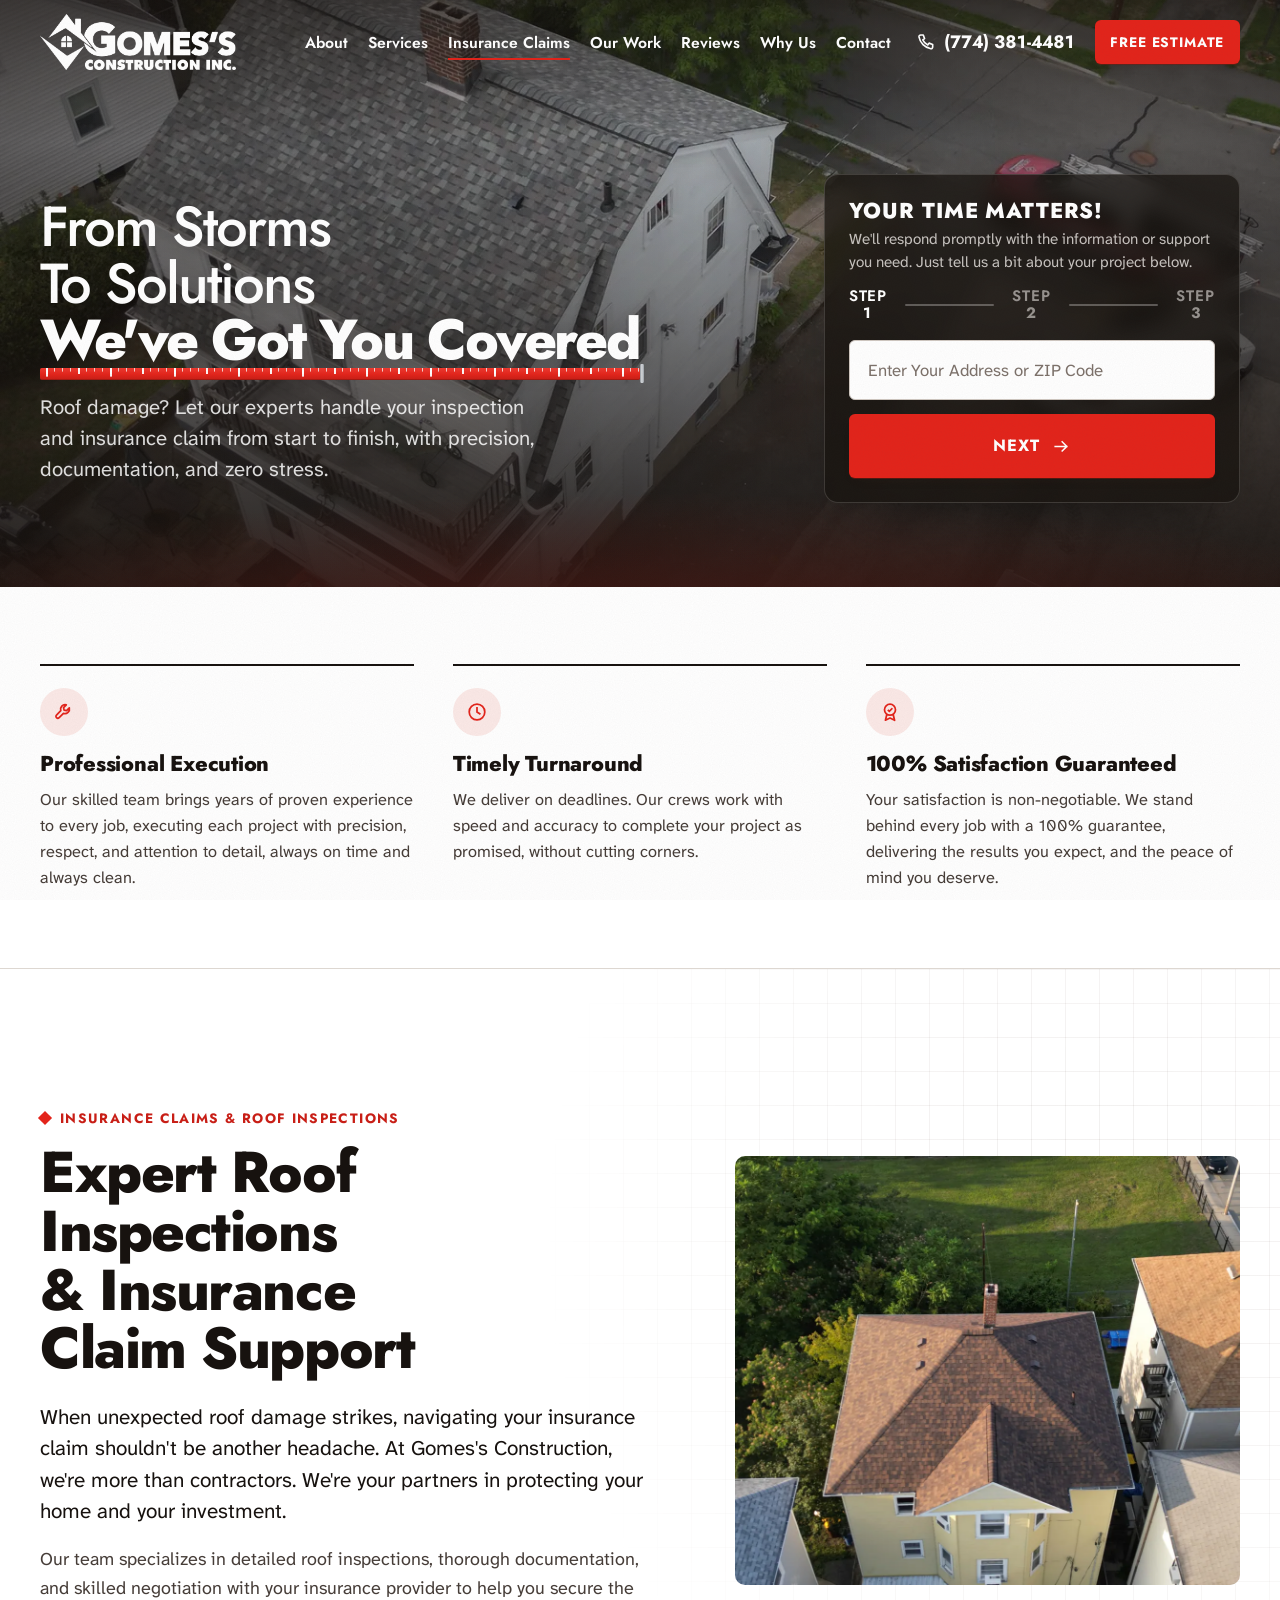
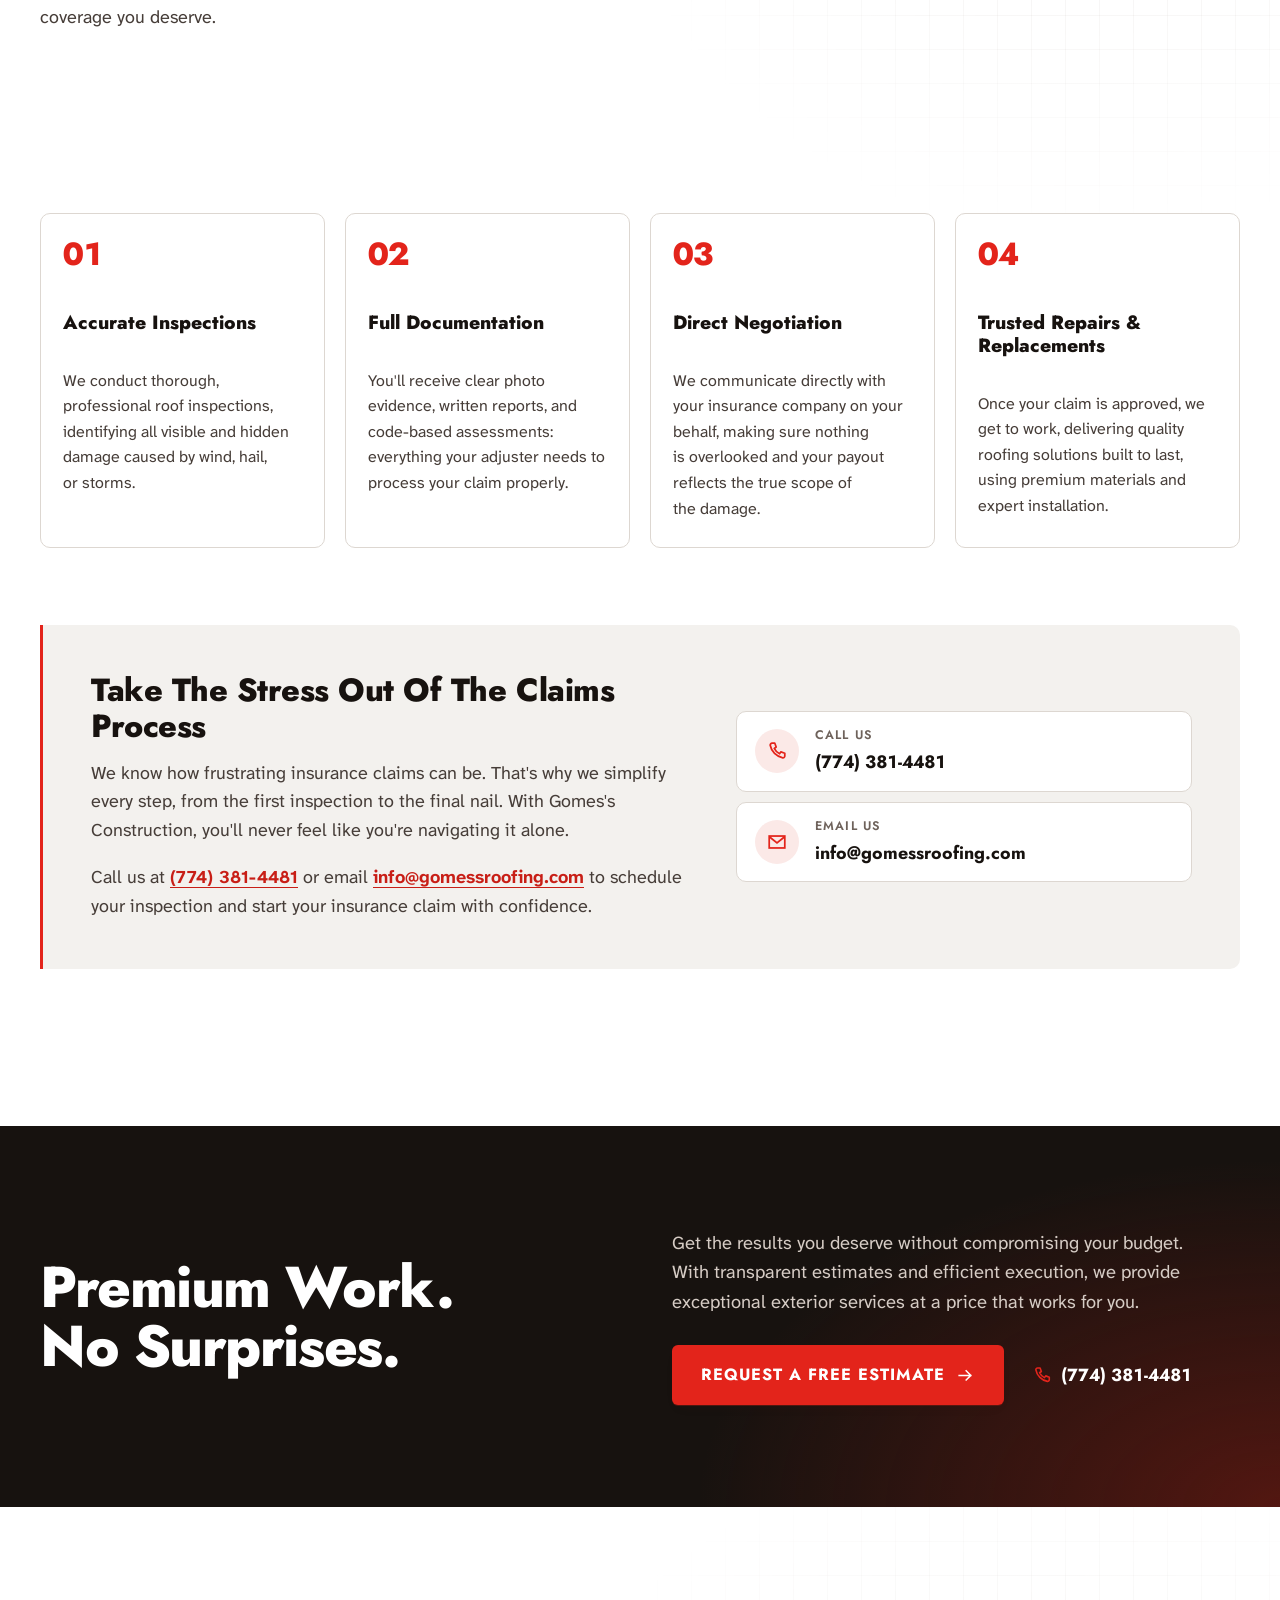
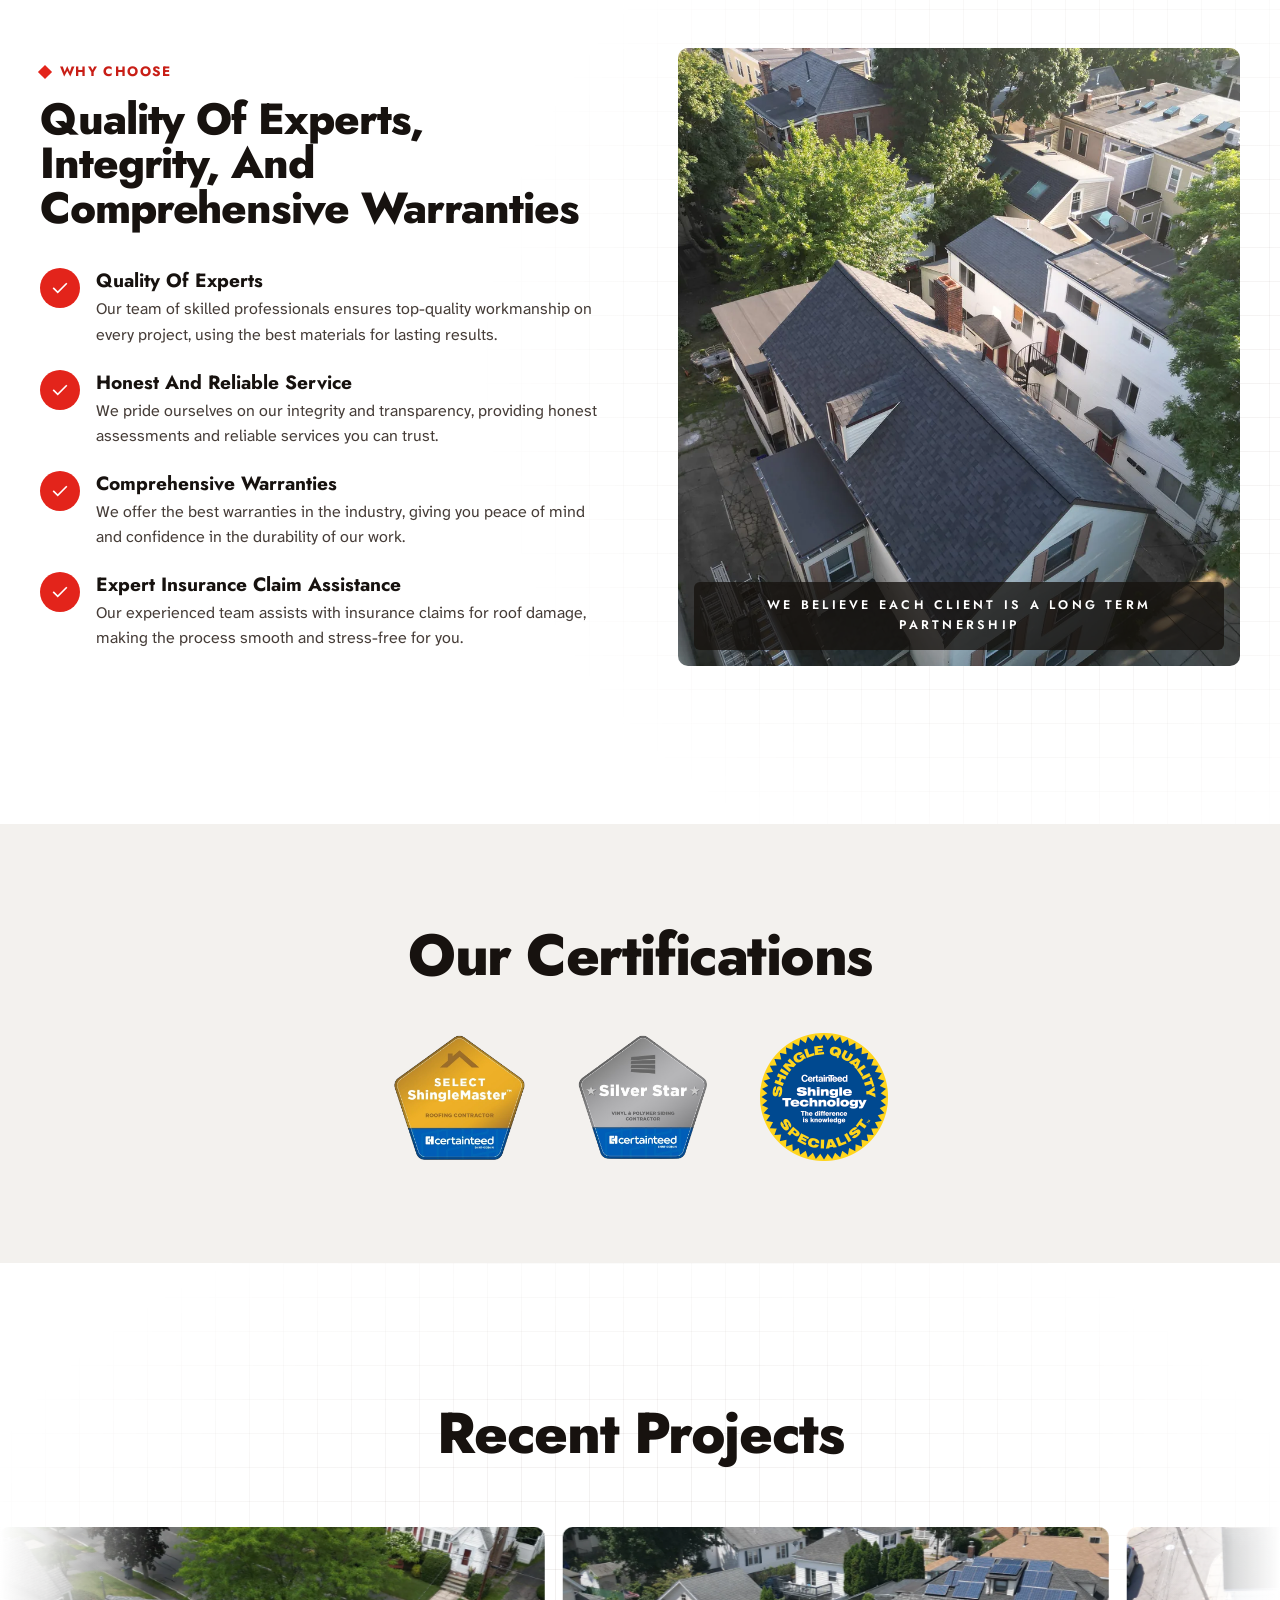
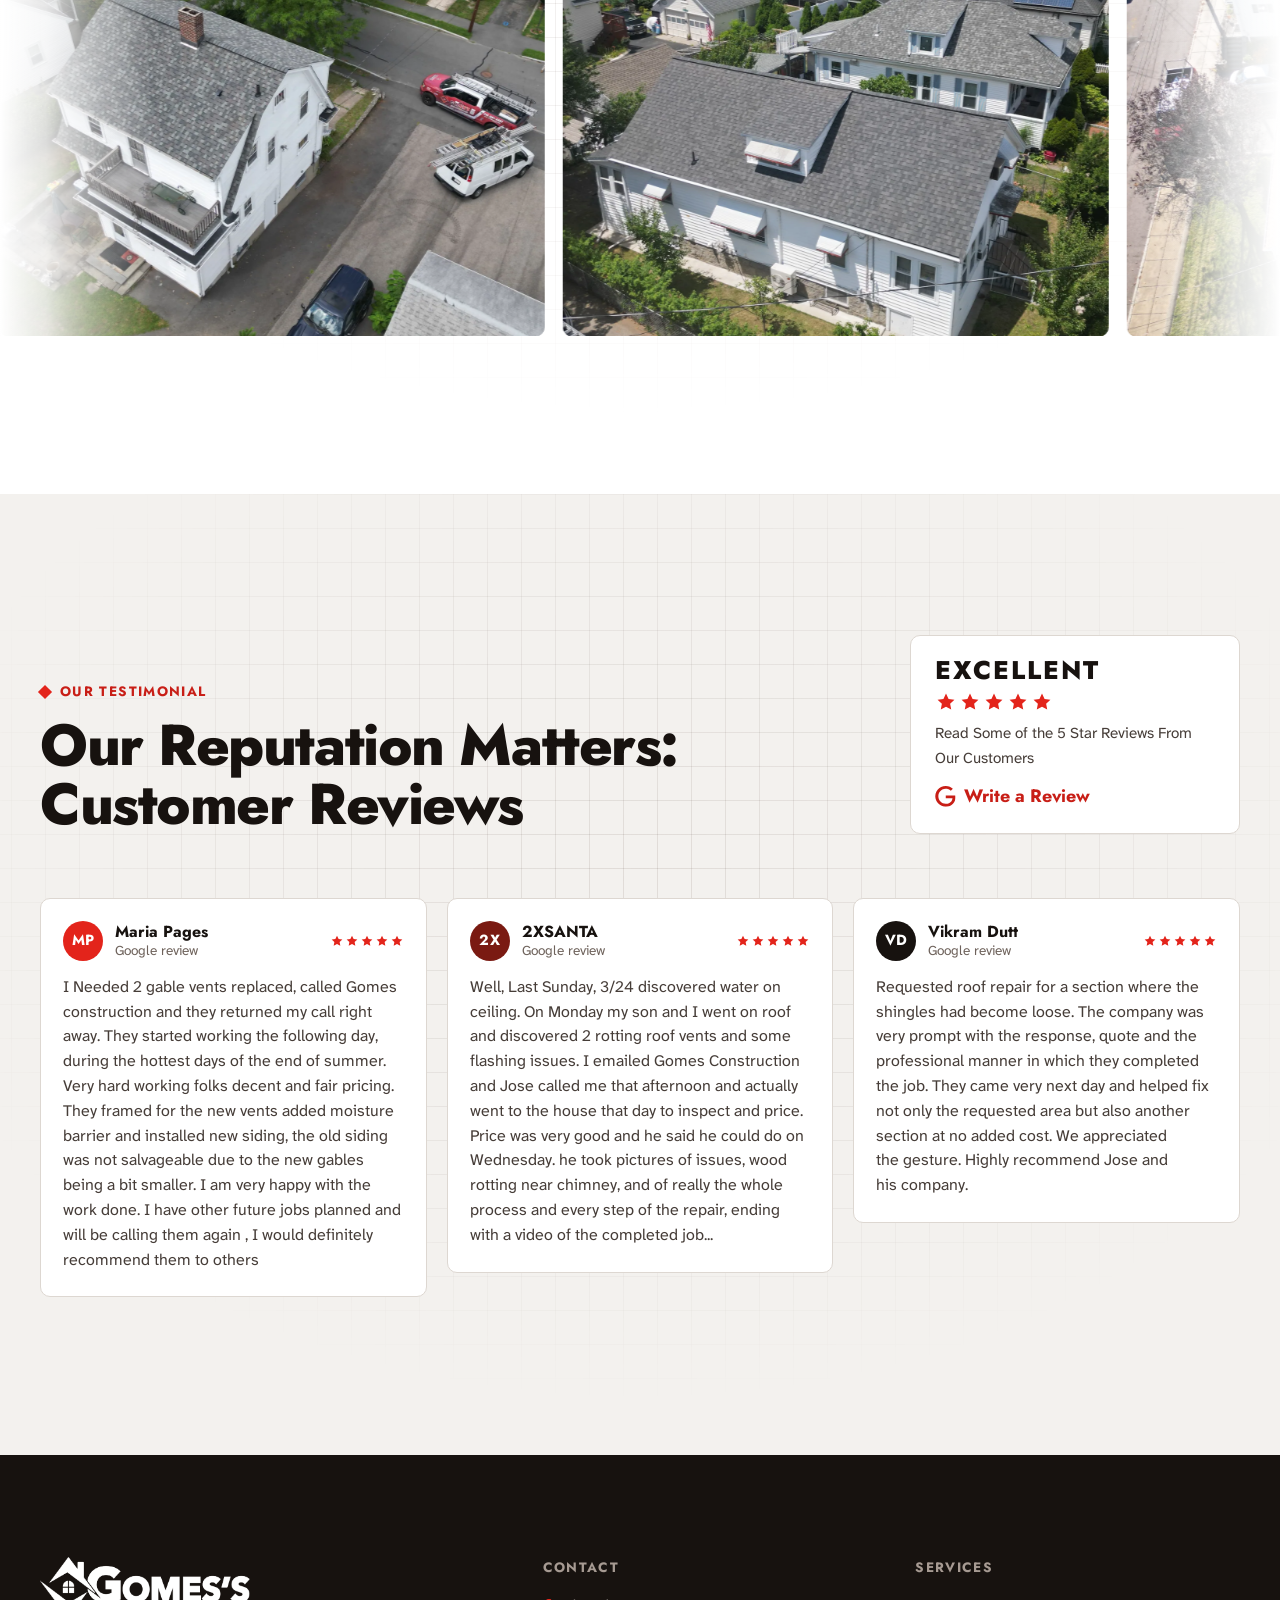
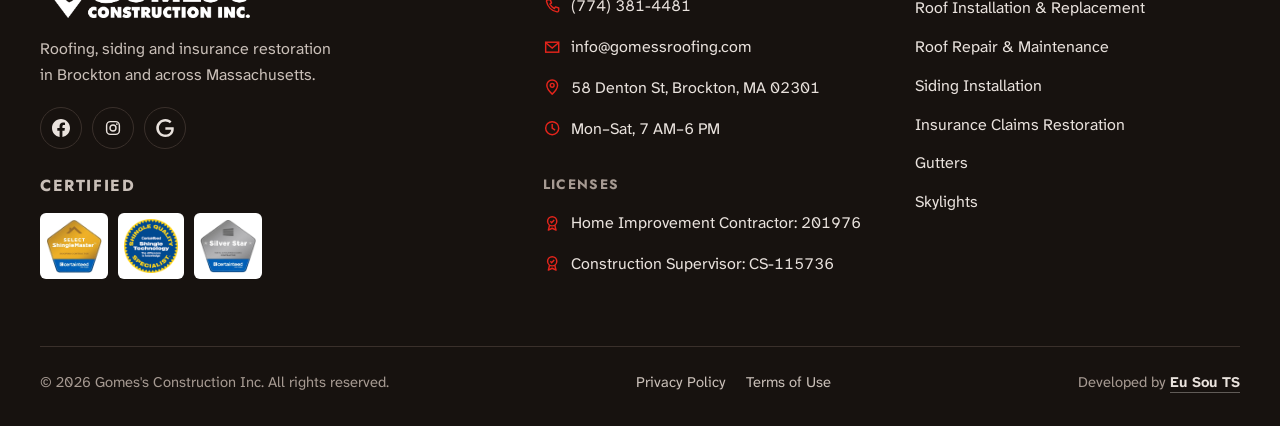
<file: insurance-claims/index.html>
<!doctype html>
<html lang="en">
<head>
  <meta charset="utf-8">
  <meta name="viewport" content="width=device-width, initial-scale=1">
  <!-- Google Tag Manager -->
  <script>(function(w,d,s,l,i){w[l]=w[l]||[];w[l].push({'gtm.start':
  new Date().getTime(),event:'gtm.js'});var f=d.getElementsByTagName(s)[0],
  j=d.createElement(s),dl=l!='dataLayer'?'&l='+l:'';j.async=true;j.src=
  'https://www.googletagmanager.com/gtm.js?id='+i+dl;f.parentNode.insertBefore(j,f);
  })(window,document,'script','dataLayer','GTM-TX7CTJMK');</script>
  <!-- End Google Tag Manager -->
  <!-- Meta Pixel Code -->
  <script>
  !function(f,b,e,v,n,t,s)
  {if(f.fbq)return;n=f.fbq=function(){n.callMethod?
  n.callMethod.apply(n,arguments):n.queue.push(arguments)};
  if(!f._fbq)f._fbq=n;n.push=n;n.loaded=!0;n.version='2.0';
  n.queue=[];t=b.createElement(e);t.async=!0;
  t.src=v;s=b.getElementsByTagName(e)[0];
  s.parentNode.insertBefore(t,s)}(window, document,'script',
  'https://connect.facebook.net/en_US/fbevents.js');
  fbq('init', '1625205539333859');
  fbq('track', 'PageView');
  </script>
  <!-- End Meta Pixel Code -->
  <title>Insurance Claims &amp; Roof Inspections | Gomes's Construction Inc.</title>
  <meta name="description" content="Roof damage? Let our experts handle your inspection and insurance claim from start to finish, with precision, documentation, and zero stress. Brockton and across Massachusetts.">
  <meta name="theme-color" content="#ffffff">
  <script>/* staging only: keep the test environment out of search engines */ if (/escolats\.com\.br$/.test(location.hostname)) { var m = document.createElement("meta"); m.name = "robots"; m.content = "noindex, nofollow"; document.head.appendChild(m); }</script>
  <link rel="icon" href="../favicon.ico" sizes="32x32">
  <link rel="icon" href="../assets/logo/favicon.svg" type="image/svg+xml">
  <link rel="apple-touch-icon" href="../apple-touch-icon.png">
  <link rel="manifest" href="../site.webmanifest">
  <link rel="author" href="../humans.txt">
  <meta property="og:title" content="Insurance Claims &amp; Roof Inspections | Gomes's Construction Inc.">
  <meta property="og:description" content="From storms to solutions. We handle your roof inspection and insurance claim from start to finish.">
  <meta property="og:type" content="website">
  <meta property="og:url" content="https://gomessroofing.com/insurance-claims/">
  <meta property="og:image" content="https://gomessroofing.com/assets/img/og-cover.jpg">
  <meta name="twitter:card" content="summary_large_image">
  <link rel="canonical" href="https://gomessroofing.com/insurance-claims/">
  <link rel="preconnect" href="https://fonts.googleapis.com">
  <link rel="preconnect" href="https://fonts.gstatic.com" crossorigin>
  <link href="https://fonts.googleapis.com/css2?family=Atkinson+Hyperlegible+Next:wght@400;500;700&family=Jost:wght@500;600;700;800&display=swap" rel="stylesheet">
  <link rel="preload" as="image" href="../assets/img/work-gray-roof-colonial.webp" fetchpriority="high">
  <link rel="stylesheet" href="../assets/css/styles.css?v=20261029">
  <script type="application/ld+json">
  {
    "@context": "https://schema.org",
    "@type": "WebPage",
    "name": "Insurance Claims & Roof Inspections",
    "url": "https://gomessroofing.com/insurance-claims/",
    "dateModified": "2026-10-19",
    "about": {
      "@type": "Service",
      "serviceType": "Roof inspections and insurance claim assistance",
      "areaServed": {"@type": "State", "name": "Massachusetts"},
      "provider": {"@type": "RoofingContractor", "name": "Gomes's Construction Inc.", "url": "https://gomessroofing.com/", "telephone": "+1-774-381-4481"}
    },
    "breadcrumb": {"@type": "BreadcrumbList", "itemListElement": [
      {"@type": "ListItem", "position": 1, "name": "Home", "item": "https://gomessroofing.com/"},
      {"@type": "ListItem", "position": 2, "name": "Insurance Claims", "item": "https://gomessroofing.com/insurance-claims/"}
    ]}
  }
  </script>
</head>
<body>
  <!-- Google Tag Manager (noscript) -->
  <noscript><iframe src="https://www.googletagmanager.com/ns.html?id=GTM-TX7CTJMK"
  height="0" width="0" style="display:none;visibility:hidden"></iframe></noscript>
  <!-- End Google Tag Manager (noscript) -->
  <!-- Meta Pixel Code (noscript) -->
  <noscript><img height="1" width="1" style="display:none"
  src="https://www.facebook.com/tr?id=1625205539333859&ev=PageView&noscript=1"
  /></noscript>
  <!-- End Meta Pixel Code (noscript) -->
  <svg class="sprite" aria-hidden="true">
    <symbol id="i-arrow" viewBox="0 0 24 24"><path d="M4 12h15M13 6l6 6-6 6" fill="none" stroke="currentColor" stroke-width="1.9" stroke-linecap="square"/></symbol>
    <symbol id="i-phone" viewBox="0 0 24 24"><path d="M6.6 3.5h3l1.5 4.2-2.1 1.5a12 12 0 0 0 5.8 5.8l1.5-2.1 4.2 1.5v3a2 2 0 0 1-2.2 2A17 17 0 0 1 4.6 5.7a2 2 0 0 1 2-2.2Z" fill="none" stroke="currentColor" stroke-width="1.9" stroke-linejoin="round"/></symbol>
    <symbol id="i-star" viewBox="0 0 24 24"><path d="m12 2.8 2.8 5.9 6.4.8-4.7 4.4 1.2 6.4L12 17.2l-5.7 3.1 1.2-6.4-4.7-4.4 6.4-.8Z" fill="currentColor"/></symbol>
    <symbol id="i-check" viewBox="0 0 24 24"><path d="m4.5 12.5 4.8 4.7L19.5 7" fill="none" stroke="currentColor" stroke-width="1.9" stroke-linecap="square"/></symbol>
    <symbol id="i-pin" viewBox="0 0 24 24"><path d="M12 21s7-6.3 7-11.5A7 7 0 0 0 5 9.5C5 14.7 12 21 12 21Z" fill="none" stroke="currentColor" stroke-width="1.9"/><circle cx="12" cy="9.5" r="2.5" fill="none" stroke="currentColor" stroke-width="1.9"/></symbol>
    <symbol id="i-clock" viewBox="0 0 24 24"><circle cx="12" cy="12" r="8.5" fill="none" stroke="currentColor" stroke-width="1.9"/><path d="M12 7.5V12l3 2" fill="none" stroke="currentColor" stroke-width="1.9" stroke-linecap="square"/></symbol>
    <symbol id="i-mail" viewBox="0 0 24 24"><rect x="3.5" y="5.5" width="17" height="13" fill="none" stroke="currentColor" stroke-width="1.9"/><path d="m4 6.5 8 6.5 8-6.5" fill="none" stroke="currentColor" stroke-width="1.9"/></symbol>
    <symbol id="i-roof" viewBox="0 0 24 24"><path d="M2.5 12.5 12 4l9.5 8.5M5.5 10v9.5h13V10" fill="none" stroke="currentColor" stroke-width="1.9" stroke-linejoin="round"/></symbol>
    <symbol id="i-wrench" viewBox="0 0 24 24"><path d="M14.5 4.2a5 5 0 0 0-6 6.4L3.8 15.3a2 2 0 0 0 2.9 2.9l4.7-4.7a5 5 0 0 0 6.4-6l-3 3-2.7-.6-.6-2.7Z" fill="none" stroke="currentColor" stroke-width="1.9" stroke-linejoin="round"/></symbol>
    <symbol id="i-siding" viewBox="0 0 24 24"><path d="M4 3.5h16v17H4z" fill="none" stroke="currentColor" stroke-width="1.9" stroke-linejoin="round"/><path d="M4 8.6 20 7.4M4 13.2 20 12M4 17.8 20 16.6" fill="none" stroke="currentColor" stroke-width="1.9"/></symbol>
    <symbol id="i-gutter" viewBox="0 0 24 24"><path d="M3.5 5.5h17V8a3 3 0 0 1-3 3h-11a3 3 0 0 1-3-3Z" fill="none" stroke="currentColor" stroke-width="1.9" stroke-linejoin="round"/><path d="M15.5 11v4l-4.5 2.5v3.5" fill="none" stroke="currentColor" stroke-width="1.9" stroke-linejoin="round"/></symbol>
    <symbol id="i-skylight" viewBox="0 0 24 24"><path d="m4.5 7.5 15-3v12l-15 3Z" fill="none" stroke="currentColor" stroke-width="1.9" stroke-linejoin="round"/><path d="M12 6v12M4.5 13.5l15-3" fill="none" stroke="currentColor" stroke-width="1.9"/></symbol>
    <symbol id="i-search" viewBox="0 0 24 24"><circle cx="10.5" cy="10.5" r="6" fill="none" stroke="currentColor" stroke-width="1.9"/><path d="m15 15 5 5" fill="none" stroke="currentColor" stroke-width="1.9" stroke-linecap="square"/></symbol>
    <symbol id="i-seal" viewBox="0 0 24 24"><circle cx="12" cy="9.5" r="6" fill="none" stroke="currentColor" stroke-width="1.9"/><path d="m8.6 14.5-1.6 6.5 5-2.4 5 2.4-1.6-6.5" fill="none" stroke="currentColor" stroke-width="1.9" stroke-linejoin="round"/><path d="m9.6 9.6 1.7 1.7 3.3-3.4" fill="none" stroke="currentColor" stroke-width="1.9"/></symbol>
    <symbol id="i-claim" viewBox="0 0 24 24"><path d="M8.5 4.5h-3v16h13v-16h-3" fill="none" stroke="currentColor" stroke-width="1.9" stroke-linejoin="round"/><path d="M8.5 3.5h7v3h-7z" fill="none" stroke="currentColor" stroke-width="1.9" stroke-linejoin="round"/><path d="M8.5 11h7M8.5 14.5h7M8.5 18h4" fill="none" stroke="currentColor" stroke-width="1.9"/></symbol>
    <symbol id="i-facebook" viewBox="0 0 24 24"><path d="M24 12.07C24 5.41 18.63 0 12 0S0 5.4 0 12.07C0 18.1 4.39 23.1 10.13 24v-8.44H7.08v-3.49h3.04V9.41c0-3.02 1.8-4.7 4.54-4.7 1.31 0 2.68.24 2.68.24v2.97h-1.5c-1.5 0-1.96.93-1.96 1.89v2.26h3.32l-.53 3.5h-2.8V24C19.62 23.1 24 18.1 24 12.07" fill="currentColor"/></symbol>
    <symbol id="i-instagram" viewBox="0 0 24 24"><rect x="3.5" y="3.5" width="17" height="17" rx="5" fill="none" stroke="currentColor" stroke-width="1.9"/><circle cx="12" cy="12" r="4" fill="none" stroke="currentColor" stroke-width="1.9"/><circle cx="17.2" cy="6.8" r="1.2" fill="currentColor"/></symbol>
    <symbol id="i-google" viewBox="0 0 24 24"><path d="M12.48 10.92v3.28h7.84c-.24 1.84-.85 3.19-1.79 4.13-1.15 1.15-2.93 2.4-6.05 2.4-4.83 0-8.6-3.89-8.6-8.72s3.77-8.72 8.6-8.72c2.6 0 4.51 1.03 5.91 2.35l2.31-2.31C18.75 1.44 16.13 0 12.48 0 5.87 0 .31 5.39.31 12s5.56 12 12.17 12c3.57 0 6.27-1.17 8.37-3.36 2.16-2.16 2.84-5.21 2.84-7.67 0-.76-.05-1.47-.17-2.05H12.48z" fill="currentColor"/></symbol>
  </svg>

  <a class="skip" href="#main">Skip to content</a>

  <header class="site-header is-over" data-header>
    <div class="wrap site-header__row">
      <a class="brand" href="../" aria-label="Gomes's Construction Inc. home">
        <img class="brand__dark" src="../assets/logo/gomes-logo.webp" alt="Gomes's Construction Inc." width="1320" height="383">
        <img class="brand__light" src="../assets/logo/gomes-logo-white.webp" alt="" aria-hidden="true" width="1320" height="383">
      </a>
      <nav class="nav" aria-label="Primary">
        <ul>
          <li><a href="../#about">About</a></li>
          <li><a href="../#services">Services</a></li>
          <li><a class="is-current" href="./" aria-current="page">Insurance Claims</a></li>
          <li><a href="../#work">Our Work</a></li>
          <li><a href="../#reviews">Reviews</a></li>
          <li><a href="../#system">Why Us</a></li>
          <li><a href="../#estimate">Contact</a></li>
        </ul>
      </nav>
      <div class="site-header__actions">
        <a class="tel" href="tel:+17743814481"><svg class="ico" aria-hidden="true"><use href="#i-phone"/></svg><span>(774) 381-4481</span></a>
        <a class="btn btn--sm" href="#quote">Free Estimate</a>
      </div>
      <button class="menu-btn" type="button" aria-expanded="false" aria-controls="mobile-nav" data-menu-btn>
        <span class="menu-btn__bars" aria-hidden="true"></span><span class="sr">Menu</span>
      </button>
    </div>
    <nav class="mobile-nav" id="mobile-nav" aria-label="Mobile" data-mobile-nav hidden>
      <ul>
        <li><a href="../#about">About</a></li>
        <li><a href="../#services">Services</a></li>
        <li><a href="./" aria-current="page">Insurance Claims</a></li>
        <li><a href="../#work">Our Work</a></li>
        <li><a href="../#reviews">Reviews</a></li>
        <li><a href="../#system">Why Us</a></li>
        <li><a href="../#process">How It Works</a></li>
        <li><a href="../#estimate">Contact</a></li>
      </ul>
      <a class="btn btn--block" href="#quote">Request A Free Estimate<svg class="ico" aria-hidden="true"><use href="#i-arrow"/></svg></a>
    </nav>
  </header>

  <main id="main" class="ic-page">
    <!-- HERO -->
    <section class="hero hero--page" id="top">
      <div class="hero__media" aria-hidden="true">
        <img src="../assets/img/work-gray-roof-colonial.webp" alt="" width="1400" height="1050" fetchpriority="high">
      </div>
      <div class="wrap hero__grid">
        <div class="hero__copy">
          <h1 class="hero__title"><span class="hero__line">From Storms</span> <span class="hero__line">to Solutions</span> <span class="hero__line"><em class="hero__em">We've Got You Covered</em></span></h1>
          <p class="hero__sub">Roof damage? Let our experts handle your inspection and insurance claim from start to finish, with precision, documentation, and zero stress.</p>
        </div>
        <div class="hero__side" id="quote">
          <form class="form form--hero" data-form data-antispam action="https://api.web3forms.com/submit" method="POST" novalidate>
            <input type="hidden" name="access_key" value="e436694f-de67-4701-b3bf-1a9ba04e45f4">
            <input type="hidden" name="subject" value="New insurance claim request from gomessroofing.com">
            <input type="hidden" name="from_name" value="Gomes's Construction Website">
            <input type="checkbox" name="botcheck" class="hp" tabindex="-1" autocomplete="off" aria-hidden="true">
            <input type="text" name="website" class="hp" tabindex="-1" autocomplete="off" aria-hidden="true">

            <div class="form__head">
              <p class="form__title">Your Time Matters!</p>
              <p class="form__note">We'll respond promptly with the information or support you need. Just tell us a bit about your project below.</p>
            </div>

            <ol class="hsteps" aria-label="Form progress">
              <li class="is-current" data-step-dot><span class="hsteps__label">Step <b>1</b></span></li>
              <li data-step-dot><span class="hsteps__label">Step <b>2</b></span></li>
              <li data-step-dot><span class="hsteps__label">Step <b>3</b></span></li>
            </ol>

            <div class="form__body">
              <div class="fstep is-active" data-step>
                <div class="field">
                  <label class="sr" for="qf-address">Property address or ZIP code</label>
                  <input id="qf-address" name="address" type="text" autocomplete="street-address" required placeholder="Enter Your Address or ZIP Code">
                  <p class="field__err" data-err>Add the address or ZIP of the property.</p>
                </div>
              </div>

              <div class="fstep" data-step hidden>
                <fieldset class="field">
                  <legend class="step__q">What do you need?</legend>
                  <div class="chips chips--grid">
                    <label class="chip"><input type="radio" name="service" value="Insurance Claim / Storm Damage" required checked><span><svg class="ico" aria-hidden="true"><use href="#i-claim"/></svg>Insurance claim</span></label>
                    <label class="chip"><input type="radio" name="service" value="Roof Inspection"><span><svg class="ico" aria-hidden="true"><use href="#i-search"/></svg>Inspection</span></label>
                    <label class="chip"><input type="radio" name="service" value="Roof Replacement"><span><svg class="ico" aria-hidden="true"><use href="#i-roof"/></svg>Roof replacement</span></label>
                    <label class="chip"><input type="radio" name="service" value="Roof Repair"><span><svg class="ico" aria-hidden="true"><use href="#i-wrench"/></svg>Roof repair</span></label>
                    <label class="chip"><input type="radio" name="service" value="Siding"><span><svg class="ico" aria-hidden="true"><use href="#i-siding"/></svg>Siding</span></label>
                    <label class="chip"><input type="radio" name="service" value="Gutters"><span><svg class="ico" aria-hidden="true"><use href="#i-gutter"/></svg>Gutters</span></label>
                    <label class="chip"><input type="radio" name="service" value="Skylights"><span><svg class="ico" aria-hidden="true"><use href="#i-skylight"/></svg>Skylights</span></label>
                  </div>
                  <p class="field__err" data-err>Choose the service you need.</p>
                </fieldset>
              </div>

              <div class="fstep" data-step hidden>
                <div class="field">
                  <label class="sr" for="qf-name">Full name</label>
                  <input id="qf-name" name="name" type="text" autocomplete="name" required placeholder="Full Name">
                  <p class="field__err" data-err>Please enter your name.</p>
                </div>
                <div class="field">
                  <label class="sr" for="qf-phone">Phone</label>
                  <input id="qf-phone" name="phone" type="tel" autocomplete="tel" inputmode="tel" required placeholder="Phone Number">
                  <p class="field__err" data-err>Enter a phone number so we can call you back.</p>
                </div>
                <div class="field">
                  <label class="sr" for="qf-email">Email</label>
                  <input id="qf-email" name="email" type="email" autocomplete="email" required placeholder="Email">
                  <p class="field__err" data-err>Enter a valid email, like name@email.com.</p>
                </div>
              </div>
            </div>

            <div class="form__nav">
              <button class="form__back" type="button" data-back hidden><svg class="ico" aria-hidden="true"><use href="#i-arrow"/></svg>Back</button>
              <button class="btn btn--lg" type="button" data-next>Next<svg class="ico" aria-hidden="true"><use href="#i-arrow"/></svg></button>
              <button class="btn btn--lg" type="submit" data-submit hidden>
                <span data-submit-label>Request My Free Estimate</span><svg class="ico" aria-hidden="true"><use href="#i-arrow"/></svg>
              </button>
            </div>
            <p class="form__status" role="status" aria-live="polite" data-status></p>
          </form>
        </div>
      </div>
    </section>

    <!-- PROMISES -->
    <section class="ic-points" aria-label="How we work">
      <div class="wrap">
        <ul class="ic-points__grid" data-stagger>
          <li class="ic-point" data-reveal>
            <span class="ic-point__ico"><svg class="ico" aria-hidden="true"><use href="#i-wrench"/></svg></span>
            <h2>Professional Execution</h2>
            <p>Our skilled team brings years of proven experience to every job, executing each project with precision, respect, and attention to detail, always on time and always clean.</p>
          </li>
          <li class="ic-point" data-reveal>
            <span class="ic-point__ico"><svg class="ico" aria-hidden="true"><use href="#i-clock"/></svg></span>
            <h2>Timely Turnaround</h2>
            <p>We deliver on deadlines. Our crews work with speed and accuracy to complete your project as promised, without cutting corners.</p>
          </li>
          <li class="ic-point" data-reveal>
            <span class="ic-point__ico"><svg class="ico" aria-hidden="true"><use href="#i-seal"/></svg></span>
            <h2>100% Satisfaction Guaranteed</h2>
            <p>Your satisfaction is non-negotiable. We stand behind every job with a 100% guarantee, delivering the results you expect, and the peace of mind you deserve.</p>
          </li>
        </ul>
      </div>
    </section>

    <!-- INSURANCE CLAIMS & ROOF INSPECTIONS -->
    <section class="ic-main section has-grid" id="claims">
      <div class="wrap">
        <div class="ic-main__intro">
          <div class="ic-main__copy">
            <h2 class="kicker" data-reveal>Insurance Claims &amp; Roof Inspections</h2>
            <h3 class="h2" data-reveal>Expert Roof Inspections &amp; Insurance Claim Support</h3>
            <div class="prose" data-reveal>
              <p class="lede">When unexpected roof damage strikes, navigating your insurance claim shouldn't be another headache. At Gomes's Construction, we're more than contractors. We're your partners in protecting your home and your investment.</p>
              <p>Our team specializes in detailed roof inspections, thorough documentation, and skilled negotiation with your insurance provider to help you secure the coverage you deserve.</p>
            </div>
          </div>
          <figure class="ic-main__photo plate" data-reveal>
            <img src="../assets/img/service-insurance-restoration.webp" alt="Finished brown shingle roof on a yellow home" width="1200" height="900" loading="lazy">
          </figure>
        </div>

        <div class="ic-trust">
          <h3 class="ic-trust__title" data-reveal>Why Homeowners Trust Gomes's Construction</h3>
          <ol class="ic-trust__list" data-stagger>
            <li data-reveal>
              <b class="ic-trust__num">01</b>
              <h4>Accurate Inspections</h4>
              <p>We conduct thorough, professional roof inspections, identifying all visible and hidden damage caused by wind, hail, or storms.</p>
            </li>
            <li data-reveal>
              <b class="ic-trust__num">02</b>
              <h4>Full Documentation</h4>
              <p>You'll receive clear photo evidence, written reports, and code-based assessments: everything your adjuster needs to process your claim properly.</p>
            </li>
            <li data-reveal>
              <b class="ic-trust__num">03</b>
              <h4>Direct Negotiation</h4>
              <p>We communicate directly with your insurance company on your behalf, making sure nothing is overlooked and your payout reflects the true scope of the damage.</p>
            </li>
            <li data-reveal>
              <b class="ic-trust__num">04</b>
              <h4>Trusted Repairs &amp; Replacements</h4>
              <p>Once your claim is approved, we get to work, delivering quality roofing solutions built to last, using premium materials and expert installation.</p>
            </li>
          </ol>
        </div>

        <div class="ic-stress" data-reveal>
          <div class="ic-stress__copy">
            <h3>Take the Stress Out of the Claims Process</h3>
            <p>We know how frustrating insurance claims can be. That's why we simplify every step, from the first inspection to the final nail. With Gomes's Construction, you'll never feel like you're navigating it alone.</p>
            <p>Call us at <a href="tel:+17743814481">(774) 381-4481</a> or email <a href="mailto:info@gomessroofing.com">info@gomessroofing.com</a> to schedule your inspection and start your insurance claim with confidence.</p>
          </div>
          <div class="ic-stress__actions">
            <a class="contact-card" href="tel:+17743814481">
              <span class="contact-card__ico"><svg class="ico" aria-hidden="true"><use href="#i-phone"/></svg></span>
              <span class="contact-card__txt"><small>Call us</small><b>(774) 381-4481</b></span>
            </a>
            <a class="contact-card" href="mailto:info@gomessroofing.com">
              <span class="contact-card__ico"><svg class="ico" aria-hidden="true"><use href="#i-mail"/></svg></span>
              <span class="contact-card__txt"><small>Email us</small><b>info@gomessroofing.com</b></span>
            </a>
          </div>
        </div>
      </div>
    </section>

    <!-- PREMIUM WORK -->
    <section class="ic-premium">
      <div class="wrap ic-premium__grid">
        <h2 class="h2" data-reveal>Premium Work. No Surprises.</h2>
        <div data-reveal>
          <p>Get the results you deserve without compromising your budget. With transparent estimates and efficient execution, we provide exceptional exterior services at a price that works for you.</p>
          <div class="ic-premium__actions">
            <a class="btn btn--lg" data-magnetic href="#quote">Request A Free Estimate<svg class="ico" aria-hidden="true"><use href="#i-arrow"/></svg></a>
            <a class="tel" href="tel:+17743814481"><svg class="ico" aria-hidden="true"><use href="#i-phone"/></svg><span>(774) 381-4481</span></a>
          </div>
        </div>
      </div>
    </section>

    <!-- WHY CHOOSE -->
    <section class="ic-why section has-grid" id="why">
      <div class="wrap ic-why__grid">
        <div class="ic-why__copy">
          <p class="kicker" data-reveal>Why Choose</p>
          <h2 class="h2 ic-why__title" data-reveal><span>Quality of experts,</span> <span>integrity, and</span> <span>comprehensive warranties</span></h2>
          <ul class="ic-why__list" data-stagger>
            <li data-reveal><span class="ic-why__ico"><svg class="ico" aria-hidden="true"><use href="#i-check"/></svg></span><div><h3>Quality of experts</h3><p>Our team of skilled professionals ensures top-quality workmanship on every project, using the best materials for lasting results.</p></div></li>
            <li data-reveal><span class="ic-why__ico"><svg class="ico" aria-hidden="true"><use href="#i-check"/></svg></span><div><h3>Honest and Reliable Service</h3><p>We pride ourselves on our integrity and transparency, providing honest assessments and reliable services you can trust.</p></div></li>
            <li data-reveal><span class="ic-why__ico"><svg class="ico" aria-hidden="true"><use href="#i-check"/></svg></span><div><h3>Comprehensive Warranties</h3><p>We offer the best warranties in the industry, giving you peace of mind and confidence in the durability of our work.</p></div></li>
            <li data-reveal><span class="ic-why__ico"><svg class="ico" aria-hidden="true"><use href="#i-check"/></svg></span><div><h3>Expert Insurance Claim Assistance</h3><p>Our experienced team assists with insurance claims for roof damage, making the process smooth and stress-free for you.</p></div></li>
          </ul>
        </div>
        <figure class="ic-why__photo plate" data-reveal>
          <img src="../assets/img/work-charcoal-roof-townhome.webp" alt="New charcoal shingle roof with a dormer in warm evening light" width="1400" height="1050" loading="lazy">
          <figcaption>We believe each client is a long term partnership</figcaption>
        </figure>
      </div>
    </section>

    <!-- CERTIFICATIONS -->
    <section class="ic-certs section section--tint">
      <div class="wrap">
        <h2 class="h2" data-reveal>Our Certifications</h2>
        <ul class="ic-certs__list" data-reveal>
          <li><img src="../assets/badges/shingle-master.webp" alt="CertainTeed SELECT ShingleMaster roofing contractor" width="496" height="476" loading="lazy"></li>
          <li><img src="../assets/badges/image1.png" alt="CertainTeed Silver Star vinyl and polymer siding contractor" width="491" height="478" loading="lazy"></li>
          <li><img src="../assets/badges/shingle.png" alt="CertainTeed Shingle Quality Specialist" width="512" height="512" loading="lazy"></li>
        </ul>
      </div>
    </section>

    <!-- RECENT PROJECTS -->
    <section class="work section has-grid" id="projects">
      <div class="wrap">
        <header class="section-head ic-center">
          <h2 class="h2" data-reveal>Recent Projects</h2>
        </header>
      </div>
      <div class="carousel" data-carousel tabindex="0" role="region" aria-roledescription="carousel" aria-label="Photos of recent roofing and siding projects. Drag or use the arrow keys to browse.">
        <div class="carousel__track" data-carousel-track>
          <ul class="carousel__set">
            <li><img src="../assets/img/work-gray-roof-colonial.webp" alt="New gray shingle roof on a white colonial home, with the company trucks on the street" width="1400" height="1050" loading="lazy" draggable="false"></li>
            <li><img src="../assets/img/work-gray-roof-bungalow.webp" alt="Completed gray shingle roofs on two neighboring homes" width="1400" height="1050" loading="lazy" draggable="false"></li>
            <li><img src="../assets/img/work-brown-roof-white-home.webp" alt="Finished brown shingle roof on a white home" width="1400" height="1050" loading="lazy" draggable="false"></li>
            <li><img src="../assets/img/work-gray-roof-white-colonial.webp" alt="New gray shingle roof on a white colonial home with black shutters" width="1400" height="1050" loading="lazy" draggable="false"></li>
            <li><img src="../assets/img/work-gray-roof-hip.webp" alt="Completed gray shingle roof with a dormer, seen from above" width="1400" height="1050" loading="lazy" draggable="false"></li>
            <li><img src="../assets/img/work-brown-roof-ranch.webp" alt="Finished brown shingle roof on a white ranch home" width="1400" height="983" loading="lazy" draggable="false"></li>
            <li><img src="../assets/img/work-black-roof-white-siding.webp" alt="Finished home with a black roof and new white siding" width="1400" height="1050" loading="lazy" draggable="false"></li>
            <li><img src="../assets/img/work-charcoal-roof-townhome.webp" alt="New charcoal shingle roof with a dormer in warm evening light" width="1400" height="1050" loading="lazy" draggable="false"></li>
            <li><img src="../assets/img/work-gray-roof-neighborhood.webp" alt="Completed gray shingle roof in a Massachusetts neighborhood" width="1400" height="1050" loading="lazy" draggable="false"></li>
          </ul>
        </div>
      </div>
    </section>

    <!-- TESTIMONIALS -->
    <section class="ic-reviews section section--tint has-grid" id="testimonials">
      <div class="wrap">
        <header class="ic-reviews__head">
          <div>
            <p class="kicker" data-reveal>Our Testimonial</p>
            <h2 class="h2" data-reveal>Our Reputation Matters: Customer Reviews</h2>
          </div>
          <div class="ic-score" data-reveal>
            <p class="ic-score__word">Excellent</p>
            <span class="stars" role="img" aria-label="5 out of 5 stars"><svg><use href="#i-star"/></svg><svg><use href="#i-star"/></svg><svg><use href="#i-star"/></svg><svg><use href="#i-star"/></svg><svg><use href="#i-star"/></svg></span>
            <p class="ic-score__note">Read Some of the 5 Star Reviews From Our Customers</p>
            <a class="ic-score__link" href="https://search.google.com/local/writereview?placeid=ChIJ26DNw7tBe2wRVnU9r1fhj2E" target="_blank" rel="noopener"><svg class="ico" aria-hidden="true"><use href="#i-google"/></svg>Write a Review</a>
          </div>
        </header>
        <ul class="ic-reviews__grid" data-stagger>
          <li class="rv" data-reveal>
            <div class="rv__head">
              <span class="rv__avatar rv__avatar--0" aria-hidden="true">MP</span>
              <span class="rv__who"><b>Maria Pages</b><span>Google review</span></span>
              <span class="rv__stars" role="img" aria-label="5 out of 5 stars"><svg><use href="#i-star"/></svg><svg><use href="#i-star"/></svg><svg><use href="#i-star"/></svg><svg><use href="#i-star"/></svg><svg><use href="#i-star"/></svg></span>
            </div>
            <blockquote><p>I Needed 2 gable vents replaced, called Gomes construction and they returned my call right away. They started working the following day, during the hottest days of the end of summer. Very hard working folks decent and fair pricing. They framed for the new vents added moisture barrier and installed new siding, the old siding was not salvageable due to the new gables being a bit smaller. I am very happy with the work done. I have other future jobs planned and will be calling them again , I would definitely recommend them to others</p></blockquote>
          </li>
          <li class="rv" data-reveal>
            <div class="rv__head">
              <span class="rv__avatar rv__avatar--1" aria-hidden="true">2X</span>
              <span class="rv__who"><b>2XSANTA</b><span>Google review</span></span>
              <span class="rv__stars" role="img" aria-label="5 out of 5 stars"><svg><use href="#i-star"/></svg><svg><use href="#i-star"/></svg><svg><use href="#i-star"/></svg><svg><use href="#i-star"/></svg><svg><use href="#i-star"/></svg></span>
            </div>
            <blockquote><p>Well, Last Sunday, 3/24 discovered water on ceiling. On Monday my son and I went on roof and discovered 2 rotting roof vents and some flashing issues. I emailed Gomes Construction and Jose called me that afternoon and actually went to the house that day to inspect and price. Price was very good and he said he could do on Wednesday. he took pictures of issues, wood rotting near chimney, and of really the whole process and every step of the repair, ending with a video of the completed job...</p></blockquote>
          </li>
          <li class="rv" data-reveal>
            <div class="rv__head">
              <span class="rv__avatar rv__avatar--2" aria-hidden="true">VD</span>
              <span class="rv__who"><b>Vikram Dutt</b><span>Google review</span></span>
              <span class="rv__stars" role="img" aria-label="5 out of 5 stars"><svg><use href="#i-star"/></svg><svg><use href="#i-star"/></svg><svg><use href="#i-star"/></svg><svg><use href="#i-star"/></svg><svg><use href="#i-star"/></svg></span>
            </div>
            <blockquote><p>Requested roof repair for a section where the shingles had become loose. The company was very prompt with the response, quote and the professional manner in which they completed the job. They came very next day and helped fix not only the requested area but also another section at no added cost. We appreciated the gesture. Highly recommend Jose and his company.</p></blockquote>
          </li>
        </ul>
      </div>
    </section>
  </main>

  <footer class="footer">
    <div class="wrap footer__grid">
      <div class="footer__brand">
        <img src="../assets/logo/gomes-logo-white.webp" alt="Gomes's Construction Inc." width="1320" height="383" loading="lazy">
        <p>Roofing, siding and insurance restoration in Brockton and across Massachusetts.</p>
        <ul class="footer__social">
          <li><a href="https://www.facebook.com/people/Gomess-Construction-Inc/100071699830298/" target="_blank" rel="noopener" aria-label="Gomes's Construction on Facebook"><svg class="ico" aria-hidden="true"><use href="#i-facebook"/></svg></a></li>
          <li><a href="https://www.instagram.com/gomess_construction_inc/" target="_blank" rel="noopener" aria-label="Gomes's Construction on Instagram"><svg class="ico" aria-hidden="true"><use href="#i-instagram"/></svg></a></li>
          <li><a href="https://www.google.com/search?hl=pt-BR&amp;gl=br&amp;q=Gomes%E2%80%99s+Construction+Inc.,+58+Denton+St,+Brockton,+MA+02301,+Estados+Unidos&amp;ludocid=7030085310067078486&amp;lsig=AB86z5W1u4G18L4TRgZeSz6WX2rH#lrd=0x6c7b41bbc3cda0db:0x618fe157af3d7556,3" target="_blank" rel="noopener" aria-label="Gomes's Construction on Google"><svg class="ico" aria-hidden="true"><use href="#i-google"/></svg></a></li>
        </ul>
        <div class="footer__badges">
        <p class="footer__h">Certified</p>
        <ul>
          <li><img src="../assets/badges/shingle-master.webp" alt="CertainTeed SELECT ShingleMaster" width="496" height="476" loading="lazy"></li>
          <li><img src="../assets/badges/shingle.png" alt="CertainTeed Shingle Quality Specialist" width="512" height="512" loading="lazy"></li>
          <li><img src="../assets/badges/image1.png" alt="CertainTeed Silver Star siding contractor" width="491" height="478" loading="lazy"></li>
        </ul>
      </div>
      </div>
      <div>
        <p class="footer__h">Contact</p>
        <ul class="footer__list">
          <li><a href="tel:+17743814481"><svg class="ico" aria-hidden="true"><use href="#i-phone"/></svg>(774) 381-4481</a></li>
          <li><a href="mailto:info@gomessroofing.com"><svg class="ico" aria-hidden="true"><use href="#i-mail"/></svg>info@gomessroofing.com</a></li>
          <li><span><svg class="ico" aria-hidden="true"><use href="#i-pin"/></svg>58 Denton St, Brockton, MA 02301</span></li>
          <li><span><svg class="ico" aria-hidden="true"><use href="#i-clock"/></svg>Mon–Sat, 7 AM–6 PM</span></li>
        </ul>
        <p class="footer__h">Licenses</p>
        <ul class="footer__list">
          <li><span><svg class="ico" aria-hidden="true"><use href="#i-seal"/></svg>Home Improvement Contractor: 201976</span></li>
          <li><span><svg class="ico" aria-hidden="true"><use href="#i-seal"/></svg>Construction Supervisor: CS-115736</span></li>
        </ul>
      </div>
      <div>
        <p class="footer__h">Services</p>
        <ul class="footer__list">
          <li><a href="../#services">Roof Installation &amp; Replacement</a></li>
          <li><a href="../#services">Roof Repair &amp; Maintenance</a></li>
          <li><a href="../#services">Siding Installation</a></li>
          <li><a href="./" aria-current="page">Insurance Claims Restoration</a></li>
          <li><a href="../#services">Gutters</a></li>
          <li><a href="../#services">Skylights</a></li>
        </ul>
      </div>
    </div>
    <div class="wrap footer__base">
      <p>© <span data-year>2026</span> Gomes's Construction Inc. All rights reserved.</p>
      <ul class="footer__legal">
        <li><a href="../privacy-policy/">Privacy Policy</a></li>
        <li><a href="../terms-of-use/">Terms of Use</a></li>
      </ul>
      <p class="footer__credit">Developed by <a href="https://eusouts.com/" target="_blank" rel="noopener">Eu Sou TS</a></p>
    </div>
  </footer>

  <div class="callbar" data-callbar>
    <a class="callbar__call" href="tel:+17743814481"><svg class="ico" aria-hidden="true"><use href="#i-phone"/></svg>Call</a>
    <a class="callbar__est" href="#quote">Free Estimate<svg class="ico" aria-hidden="true"><use href="#i-arrow"/></svg></a>
  </div>

  <script src="../assets/js/antispam.js?v=20261014" defer></script>
  <script src="../assets/js/leads.js?v=20261105-2" defer></script>
  <script src="../assets/js/main.js?v=20261105-2" defer></script>
</body>
</html>
</file>
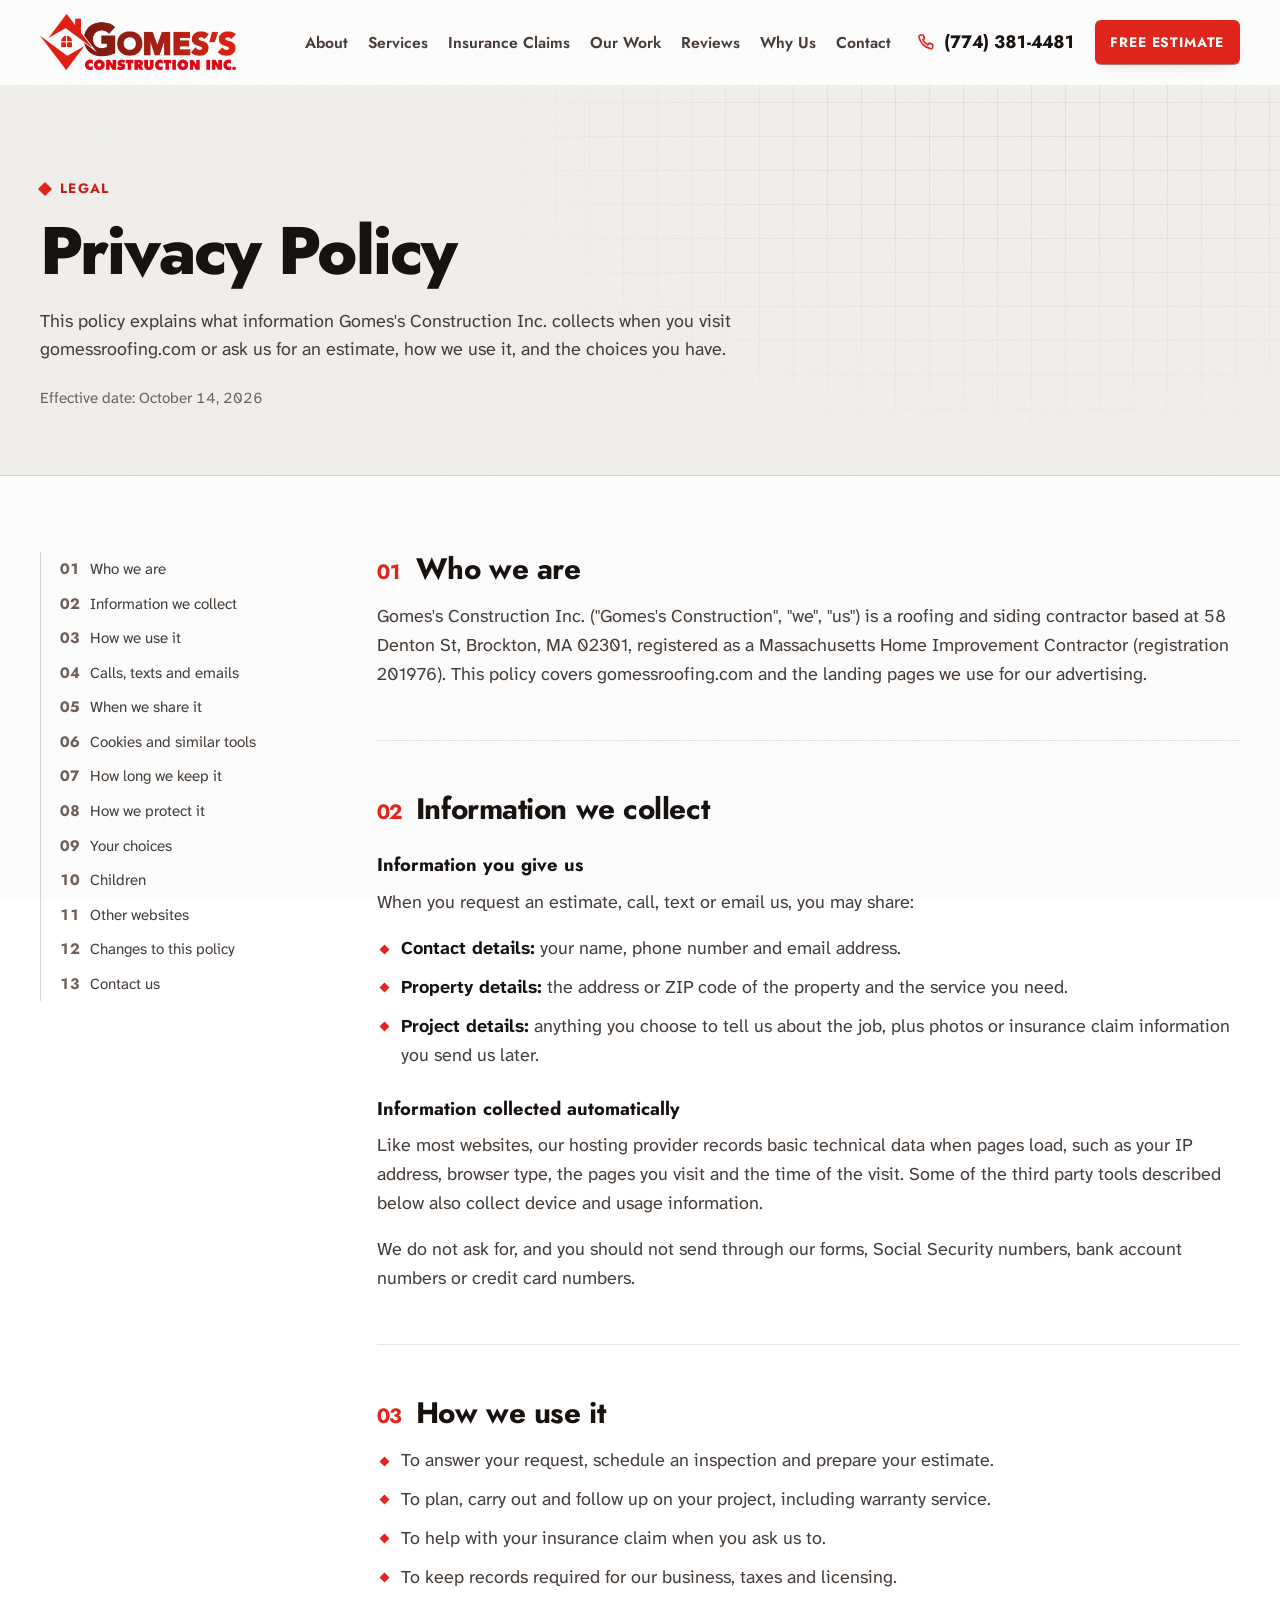
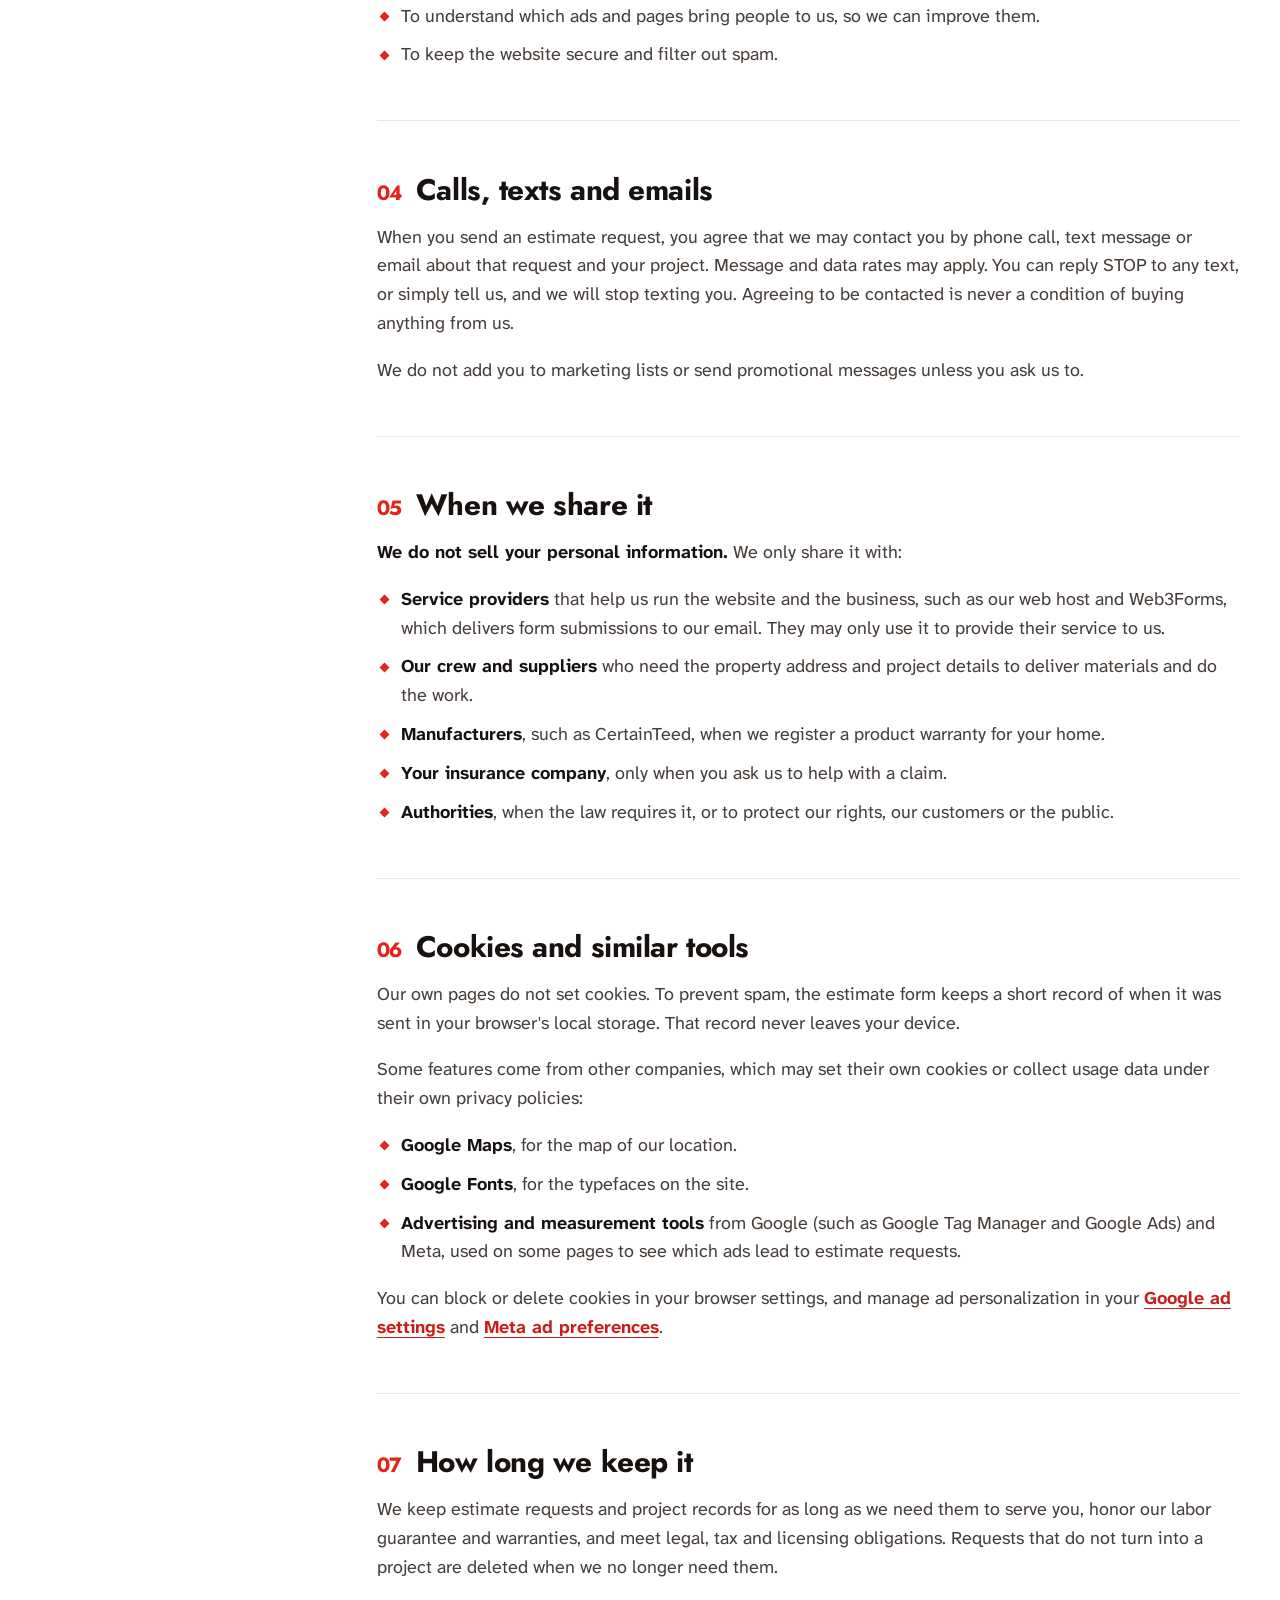
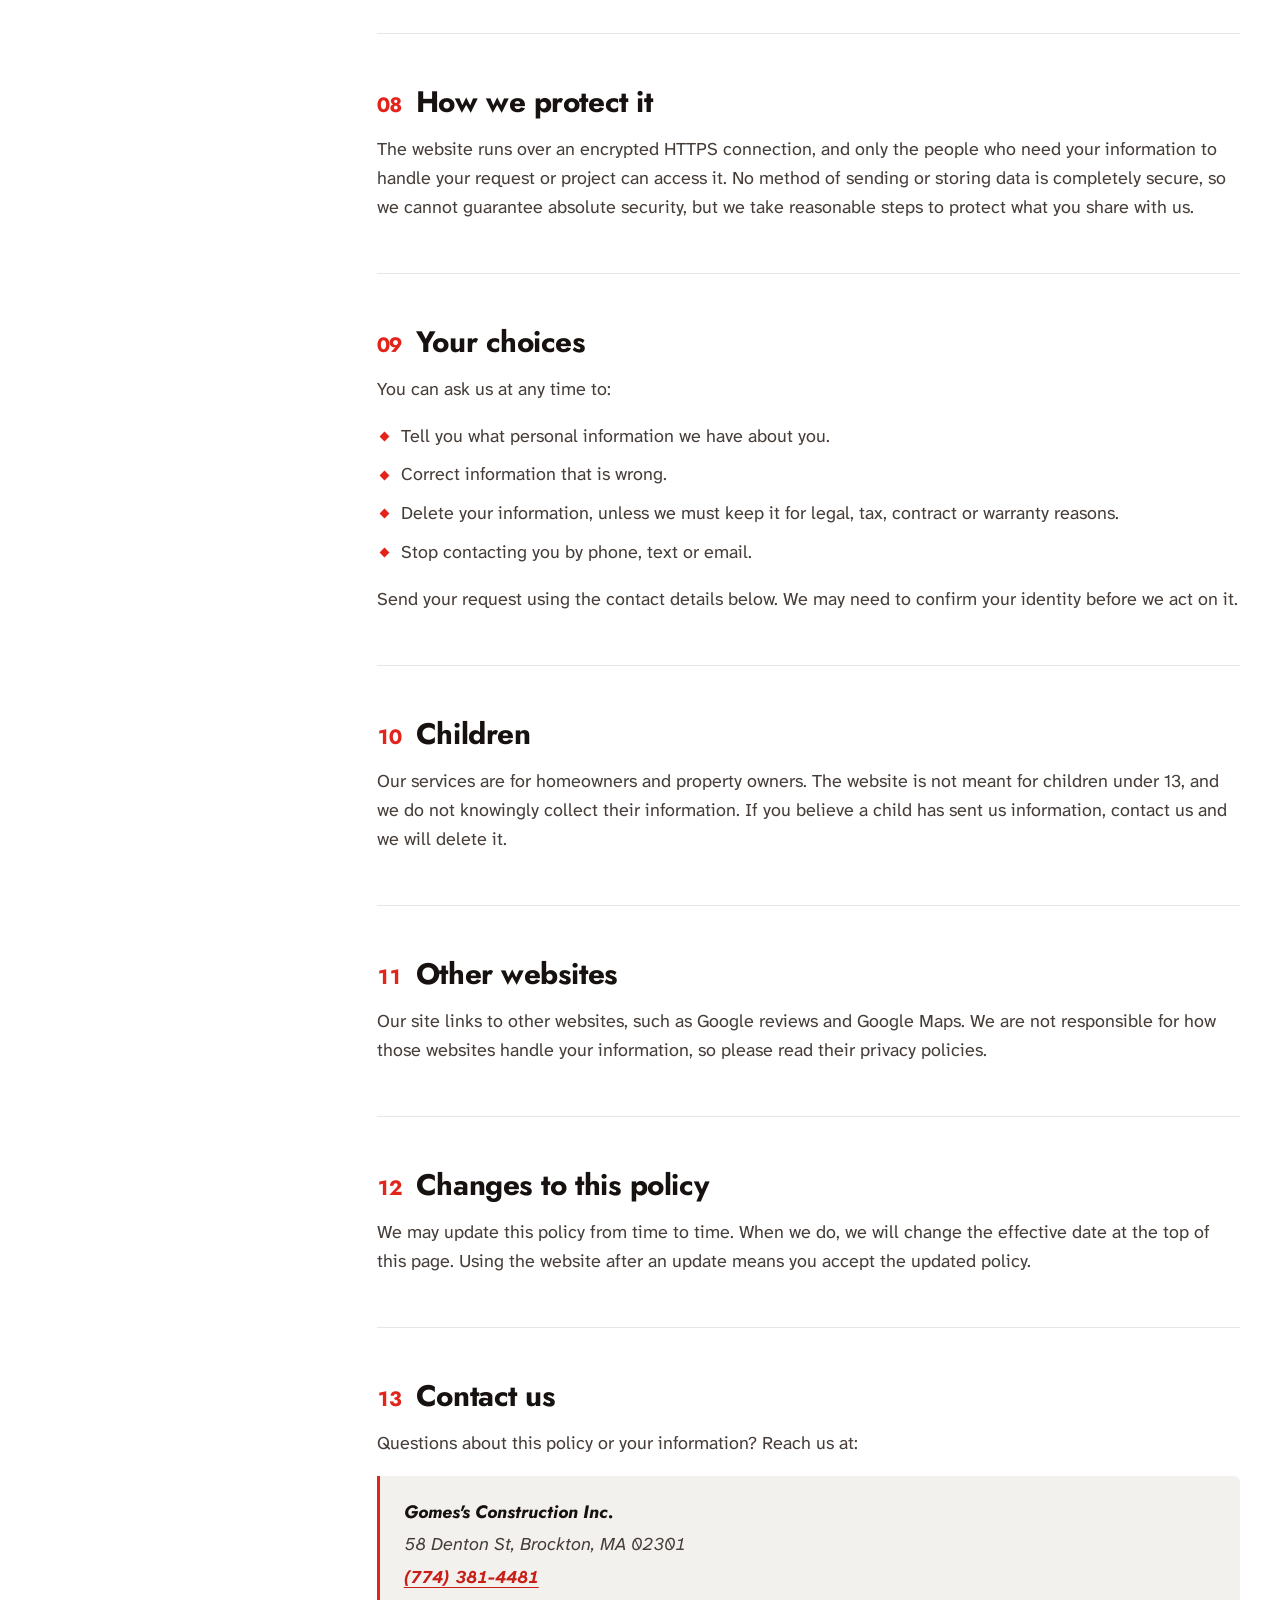
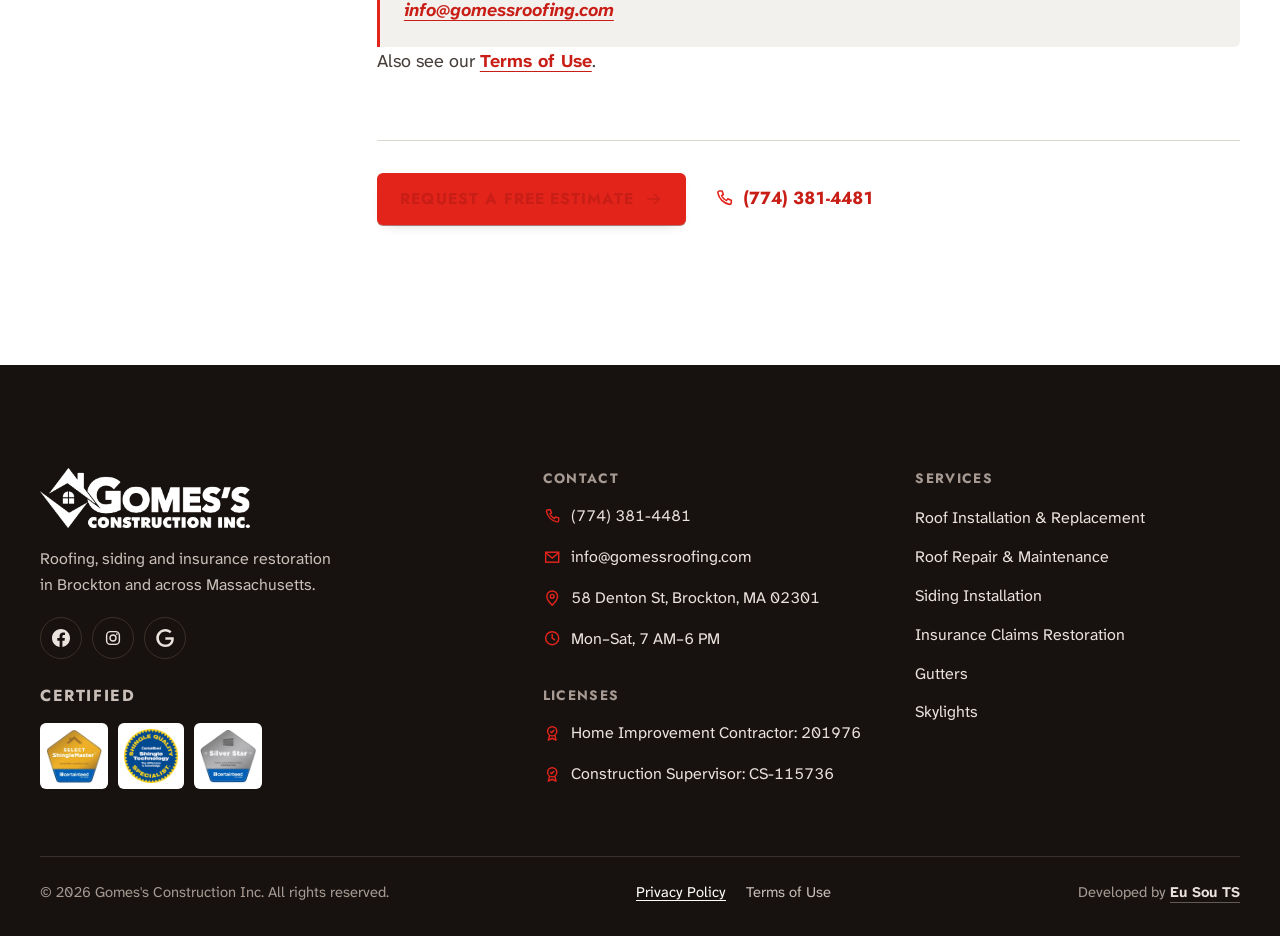
<file: privacy-policy/index.html>
<!doctype html>
<html lang="en">
<head>
  <meta charset="utf-8">
  <meta name="viewport" content="width=device-width, initial-scale=1">
  <!-- Google Tag Manager -->
  <script>(function(w,d,s,l,i){w[l]=w[l]||[];w[l].push({'gtm.start':
  new Date().getTime(),event:'gtm.js'});var f=d.getElementsByTagName(s)[0],
  j=d.createElement(s),dl=l!='dataLayer'?'&l='+l:'';j.async=true;j.src=
  'https://www.googletagmanager.com/gtm.js?id='+i+dl;f.parentNode.insertBefore(j,f);
  })(window,document,'script','dataLayer','GTM-TX7CTJMK');</script>
  <!-- End Google Tag Manager -->
  <!-- Meta Pixel Code -->
  <script>
  !function(f,b,e,v,n,t,s)
  {if(f.fbq)return;n=f.fbq=function(){n.callMethod?
  n.callMethod.apply(n,arguments):n.queue.push(arguments)};
  if(!f._fbq)f._fbq=n;n.push=n;n.loaded=!0;n.version='2.0';
  n.queue=[];t=b.createElement(e);t.async=!0;
  t.src=v;s=b.getElementsByTagName(e)[0];
  s.parentNode.insertBefore(t,s)}(window, document,'script',
  'https://connect.facebook.net/en_US/fbevents.js');
  fbq('init', '1625205539333859');
  fbq('track', 'PageView');
  </script>
  <!-- End Meta Pixel Code -->
  <title>Privacy Policy | Gomes's Construction Inc.</title>
  <meta name="description" content="How Gomes's Construction Inc. collects, uses and protects the information you share when you request a roofing or siding estimate on gomessroofing.com.">
  <meta name="theme-color" content="#ffffff">
  <script>/* staging only: keep the test environment out of search engines */ if (/escolats\.com\.br$/.test(location.hostname)) { var m = document.createElement("meta"); m.name = "robots"; m.content = "noindex, nofollow"; document.head.appendChild(m); }</script>
  <link rel="icon" href="../favicon.ico" sizes="32x32">
  <link rel="icon" href="../assets/logo/favicon.svg" type="image/svg+xml">
  <link rel="apple-touch-icon" href="../apple-touch-icon.png">
  <link rel="manifest" href="../site.webmanifest">
  <link rel="author" href="../humans.txt">
  <meta property="og:title" content="Privacy Policy | Gomes's Construction Inc.">
  <meta property="og:description" content="How we collect, use and protect the information you share with us.">
  <meta property="og:type" content="website">
  <meta property="og:url" content="https://gomessroofing.com/privacy-policy/">
  <meta property="og:image" content="https://gomessroofing.com/assets/img/og-cover.jpg">
  <meta name="twitter:card" content="summary_large_image">
  <link rel="canonical" href="https://gomessroofing.com/privacy-policy/">
  <link rel="preconnect" href="https://fonts.googleapis.com">
  <link rel="preconnect" href="https://fonts.gstatic.com" crossorigin>
  <link href="https://fonts.googleapis.com/css2?family=Atkinson+Hyperlegible+Next:wght@400;500;700&family=Jost:wght@500;600;700;800&display=swap" rel="stylesheet">
  <link rel="stylesheet" href="../assets/css/styles.css?v=20261029">
  <script type="application/ld+json">
  {
    "@context": "https://schema.org",
    "@type": "WebPage",
    "name": "Privacy Policy",
    "url": "https://gomessroofing.com/privacy-policy/",
    "dateModified": "2026-10-14",
    "publisher": {"@type": "RoofingContractor", "name": "Gomes's Construction Inc.", "url": "https://gomessroofing.com/"},
    "breadcrumb": {"@type": "BreadcrumbList", "itemListElement": [
      {"@type": "ListItem", "position": 1, "name": "Home", "item": "https://gomessroofing.com/"},
      {"@type": "ListItem", "position": 2, "name": "Privacy Policy", "item": "https://gomessroofing.com/privacy-policy/"}
    ]}
  }
  </script>
</head>
<body>
  <!-- Google Tag Manager (noscript) -->
  <noscript><iframe src="https://www.googletagmanager.com/ns.html?id=GTM-TX7CTJMK"
  height="0" width="0" style="display:none;visibility:hidden"></iframe></noscript>
  <!-- End Google Tag Manager (noscript) -->
  <!-- Meta Pixel Code (noscript) -->
  <noscript><img height="1" width="1" style="display:none"
  src="https://www.facebook.com/tr?id=1625205539333859&ev=PageView&noscript=1"
  /></noscript>
  <!-- End Meta Pixel Code (noscript) -->
  <svg class="sprite" aria-hidden="true">
    <symbol id="i-arrow" viewBox="0 0 24 24"><path d="M4 12h15M13 6l6 6-6 6" fill="none" stroke="currentColor" stroke-width="1.9" stroke-linecap="square"/></symbol>
    <symbol id="i-phone" viewBox="0 0 24 24"><path d="M6.6 3.5h3l1.5 4.2-2.1 1.5a12 12 0 0 0 5.8 5.8l1.5-2.1 4.2 1.5v3a2 2 0 0 1-2.2 2A17 17 0 0 1 4.6 5.7a2 2 0 0 1 2-2.2Z" fill="none" stroke="currentColor" stroke-width="1.9" stroke-linejoin="round"/></symbol>
    <symbol id="i-pin" viewBox="0 0 24 24"><path d="M12 21s7-6.3 7-11.5A7 7 0 0 0 5 9.5C5 14.7 12 21 12 21Z" fill="none" stroke="currentColor" stroke-width="1.9"/><circle cx="12" cy="9.5" r="2.5" fill="none" stroke="currentColor" stroke-width="1.9"/></symbol>
    <symbol id="i-clock" viewBox="0 0 24 24"><circle cx="12" cy="12" r="8.5" fill="none" stroke="currentColor" stroke-width="1.9"/><path d="M12 7.5V12l3 2" fill="none" stroke="currentColor" stroke-width="1.9" stroke-linecap="square"/></symbol>
    <symbol id="i-mail" viewBox="0 0 24 24"><rect x="3.5" y="5.5" width="17" height="13" fill="none" stroke="currentColor" stroke-width="1.9"/><path d="m4 6.5 8 6.5 8-6.5" fill="none" stroke="currentColor" stroke-width="1.9"/></symbol>
    <symbol id="i-seal" viewBox="0 0 24 24"><circle cx="12" cy="9.5" r="6" fill="none" stroke="currentColor" stroke-width="1.9"/><path d="m8.6 14.5-1.6 6.5 5-2.4 5 2.4-1.6-6.5" fill="none" stroke="currentColor" stroke-width="1.9" stroke-linejoin="round"/><path d="m9.6 9.6 1.7 1.7 3.3-3.4" fill="none" stroke="currentColor" stroke-width="1.9"/></symbol>
    <symbol id="i-facebook" viewBox="0 0 24 24"><path d="M24 12.07C24 5.41 18.63 0 12 0S0 5.4 0 12.07C0 18.1 4.39 23.1 10.13 24v-8.44H7.08v-3.49h3.04V9.41c0-3.02 1.8-4.7 4.54-4.7 1.31 0 2.68.24 2.68.24v2.97h-1.5c-1.5 0-1.96.93-1.96 1.89v2.26h3.32l-.53 3.5h-2.8V24C19.62 23.1 24 18.1 24 12.07" fill="currentColor"/></symbol>
    <symbol id="i-instagram" viewBox="0 0 24 24"><rect x="3.5" y="3.5" width="17" height="17" rx="5" fill="none" stroke="currentColor" stroke-width="1.9"/><circle cx="12" cy="12" r="4" fill="none" stroke="currentColor" stroke-width="1.9"/><circle cx="17.2" cy="6.8" r="1.2" fill="currentColor"/></symbol>
    <symbol id="i-google" viewBox="0 0 24 24"><path d="M12.48 10.92v3.28h7.84c-.24 1.84-.85 3.19-1.79 4.13-1.15 1.15-2.93 2.4-6.05 2.4-4.83 0-8.6-3.89-8.6-8.72s3.77-8.72 8.6-8.72c2.6 0 4.51 1.03 5.91 2.35l2.31-2.31C18.75 1.44 16.13 0 12.48 0 5.87 0 .31 5.39.31 12s5.56 12 12.17 12c3.57 0 6.27-1.17 8.37-3.36 2.16-2.16 2.84-5.21 2.84-7.67 0-.76-.05-1.47-.17-2.05H12.48z" fill="currentColor"/></symbol>
  </svg>

  <a class="skip" href="#main">Skip to content</a>

  <header class="site-header" data-header>
    <div class="wrap site-header__row">
      <a class="brand" href="../" aria-label="Gomes's Construction Inc. home">
        <img class="brand__dark" src="../assets/logo/gomes-logo.webp" alt="Gomes's Construction Inc." width="1320" height="383">
        <img class="brand__light" src="../assets/logo/gomes-logo-white.webp" alt="" aria-hidden="true" width="1320" height="383">
      </a>
      <nav class="nav" aria-label="Primary">
        <ul>
          <li><a href="../#about">About</a></li>
          <li><a href="../#services">Services</a></li>
          <li><a href="../insurance-claims/">Insurance Claims</a></li>
          <li><a href="../#work">Our Work</a></li>
          <li><a href="../#reviews">Reviews</a></li>
          <li><a href="../#system">Why Us</a></li>
          <li><a href="../#estimate">Contact</a></li>
        </ul>
      </nav>
      <div class="site-header__actions">
        <a class="tel" href="tel:+17743814481"><svg class="ico" aria-hidden="true"><use href="#i-phone"/></svg><span>(774) 381-4481</span></a>
        <a class="btn btn--sm" href="../#estimate">Free Estimate</a>
      </div>
      <button class="menu-btn" type="button" aria-expanded="false" aria-controls="mobile-nav" data-menu-btn>
        <span class="menu-btn__bars" aria-hidden="true"></span><span class="sr">Menu</span>
      </button>
    </div>
    <nav class="mobile-nav" id="mobile-nav" aria-label="Mobile" data-mobile-nav hidden>
      <ul>
        <li><a href="../#about">About</a></li>
        <li><a href="../#services">Services</a></li>
        <li><a href="../insurance-claims/">Insurance Claims</a></li>
        <li><a href="../#work">Our Work</a></li>
        <li><a href="../#reviews">Reviews</a></li>
        <li><a href="../#system">Why Us</a></li>
        <li><a href="../#process">How It Works</a></li>
        <li><a href="../#estimate">Contact</a></li>
      </ul>
      <a class="btn btn--block" href="../#estimate">Start Your Roof Upgrade<svg class="ico" aria-hidden="true"><use href="#i-arrow"/></svg></a>
    </nav>
  </header>

  <main id="main">
    <header class="legal-head has-grid">
      <div class="wrap">
        <p class="legal-head__kicker">Legal</p>
        <h1>Privacy Policy</h1>
        <p class="legal-head__intro">This policy explains what information Gomes's Construction Inc. collects when you visit gomessroofing.com or ask us for an estimate, how we use it, and the choices you have.</p>
        <p class="legal-head__meta">Effective date: October 14, 2026</p>
      </div>
    </header>

    <div class="legal">
      <div class="wrap legal__grid">
        <nav class="legal-toc" aria-label="On this page">
          <ol>
            <li><a href="#who-we-are">Who we are</a></li>
            <li><a href="#information-we-collect">Information we collect</a></li>
            <li><a href="#how-we-use-it">How we use it</a></li>
            <li><a href="#calls-texts-emails">Calls, texts and emails</a></li>
            <li><a href="#sharing">When we share it</a></li>
            <li><a href="#cookies">Cookies and similar tools</a></li>
            <li><a href="#retention">How long we keep it</a></li>
            <li><a href="#security">How we protect it</a></li>
            <li><a href="#your-choices">Your choices</a></li>
            <li><a href="#children">Children</a></li>
            <li><a href="#other-sites">Other websites</a></li>
            <li><a href="#changes">Changes to this policy</a></li>
            <li><a href="#contact">Contact us</a></li>
          </ol>
        </nav>

        <article class="legal-body">
          <section id="who-we-are" aria-labelledby="h-who">
            <h2 id="h-who">Who we are</h2>
            <p>Gomes's Construction Inc. ("Gomes's Construction", "we", "us") is a roofing and siding contractor based at 58 Denton St, Brockton, MA 02301, registered as a Massachusetts Home Improvement Contractor (registration 201976). This policy covers gomessroofing.com and the landing pages we use for our advertising.</p>
          </section>

          <section id="information-we-collect" aria-labelledby="h-collect">
            <h2 id="h-collect">Information we collect</h2>
            <h3>Information you give us</h3>
            <p>When you request an estimate, call, text or email us, you may share:</p>
            <ul>
              <li><strong>Contact details:</strong> your name, phone number and email address.</li>
              <li><strong>Property details:</strong> the address or ZIP code of the property and the service you need.</li>
              <li><strong>Project details:</strong> anything you choose to tell us about the job, plus photos or insurance claim information you send us later.</li>
            </ul>
            <h3>Information collected automatically</h3>
            <p>Like most websites, our hosting provider records basic technical data when pages load, such as your IP address, browser type, the pages you visit and the time of the visit. Some of the third party tools described below also collect device and usage information.</p>
            <p>We do not ask for, and you should not send through our forms, Social Security numbers, bank account numbers or credit card numbers.</p>
          </section>

          <section id="how-we-use-it" aria-labelledby="h-use">
            <h2 id="h-use">How we use it</h2>
            <ul>
              <li>To answer your request, schedule an inspection and prepare your estimate.</li>
              <li>To plan, carry out and follow up on your project, including warranty service.</li>
              <li>To help with your insurance claim when you ask us to.</li>
              <li>To keep records required for our business, taxes and licensing.</li>
              <li>To understand which ads and pages bring people to us, so we can improve them.</li>
              <li>To keep the website secure and filter out spam.</li>
            </ul>
          </section>

          <section id="calls-texts-emails" aria-labelledby="h-contact-consent">
            <h2 id="h-contact-consent">Calls, texts and emails</h2>
            <p>When you send an estimate request, you agree that we may contact you by phone call, text message or email about that request and your project. Message and data rates may apply. You can reply STOP to any text, or simply tell us, and we will stop texting you. Agreeing to be contacted is never a condition of buying anything from us.</p>
            <p>We do not add you to marketing lists or send promotional messages unless you ask us to.</p>
          </section>

          <section id="sharing" aria-labelledby="h-share">
            <h2 id="h-share">When we share it</h2>
            <p><strong>We do not sell your personal information.</strong> We only share it with:</p>
            <ul>
              <li><strong>Service providers</strong> that help us run the website and the business, such as our web host and Web3Forms, which delivers form submissions to our email. They may only use it to provide their service to us.</li>
              <li><strong>Our crew and suppliers</strong> who need the property address and project details to deliver materials and do the work.</li>
              <li><strong>Manufacturers</strong>, such as CertainTeed, when we register a product warranty for your home.</li>
              <li><strong>Your insurance company</strong>, only when you ask us to help with a claim.</li>
              <li><strong>Authorities</strong>, when the law requires it, or to protect our rights, our customers or the public.</li>
            </ul>
          </section>

          <section id="cookies" aria-labelledby="h-cookies">
            <h2 id="h-cookies">Cookies and similar tools</h2>
            <p>Our own pages do not set cookies. To prevent spam, the estimate form keeps a short record of when it was sent in your browser's local storage. That record never leaves your device.</p>
            <p>Some features come from other companies, which may set their own cookies or collect usage data under their own privacy policies:</p>
            <ul>
              <li><strong>Google Maps</strong>, for the map of our location.</li>
              <li><strong>Google Fonts</strong>, for the typefaces on the site.</li>
              <li><strong>Advertising and measurement tools</strong> from Google (such as Google Tag Manager and Google Ads) and Meta, used on some pages to see which ads lead to estimate requests.</li>
            </ul>
            <p>You can block or delete cookies in your browser settings, and manage ad personalization in your <a href="https://myadcenter.google.com/" target="_blank" rel="noopener">Google ad settings</a> and <a href="https://www.facebook.com/adpreferences" target="_blank" rel="noopener">Meta ad preferences</a>.</p>
          </section>

          <section id="retention" aria-labelledby="h-retention">
            <h2 id="h-retention">How long we keep it</h2>
            <p>We keep estimate requests and project records for as long as we need them to serve you, honor our labor guarantee and warranties, and meet legal, tax and licensing obligations. Requests that do not turn into a project are deleted when we no longer need them.</p>
          </section>

          <section id="security" aria-labelledby="h-security">
            <h2 id="h-security">How we protect it</h2>
            <p>The website runs over an encrypted HTTPS connection, and only the people who need your information to handle your request or project can access it. No method of sending or storing data is completely secure, so we cannot guarantee absolute security, but we take reasonable steps to protect what you share with us.</p>
          </section>

          <section id="your-choices" aria-labelledby="h-choices">
            <h2 id="h-choices">Your choices</h2>
            <p>You can ask us at any time to:</p>
            <ul>
              <li>Tell you what personal information we have about you.</li>
              <li>Correct information that is wrong.</li>
              <li>Delete your information, unless we must keep it for legal, tax, contract or warranty reasons.</li>
              <li>Stop contacting you by phone, text or email.</li>
            </ul>
            <p>Send your request using the contact details below. We may need to confirm your identity before we act on it.</p>
          </section>

          <section id="children" aria-labelledby="h-children">
            <h2 id="h-children">Children</h2>
            <p>Our services are for homeowners and property owners. The website is not meant for children under 13, and we do not knowingly collect their information. If you believe a child has sent us information, contact us and we will delete it.</p>
          </section>

          <section id="other-sites" aria-labelledby="h-other">
            <h2 id="h-other">Other websites</h2>
            <p>Our site links to other websites, such as Google reviews and Google Maps. We are not responsible for how those websites handle your information, so please read their privacy policies.</p>
          </section>

          <section id="changes" aria-labelledby="h-changes">
            <h2 id="h-changes">Changes to this policy</h2>
            <p>We may update this policy from time to time. When we do, we will change the effective date at the top of this page. Using the website after an update means you accept the updated policy.</p>
          </section>

          <section id="contact" aria-labelledby="h-contact">
            <h2 id="h-contact">Contact us</h2>
            <p>Questions about this policy or your information? Reach us at:</p>
            <address class="legal-contact">
              <b>Gomes's Construction Inc.</b>
              <span>58 Denton St, Brockton, MA 02301</span>
              <a href="tel:+17743814481">(774) 381-4481</a>
              <a href="mailto:info@gomessroofing.com">info@gomessroofing.com</a>
            </address>
            <p>Also see our <a href="../terms-of-use/">Terms of Use</a>.</p>
          </section>

          <div class="legal-cta">
            <a class="btn" href="../#estimate">Request A Free Estimate<svg class="ico" aria-hidden="true"><use href="#i-arrow"/></svg></a>
            <a class="tel" href="tel:+17743814481"><svg class="ico" aria-hidden="true"><use href="#i-phone"/></svg><span>(774) 381-4481</span></a>
          </div>
        </article>
      </div>
    </div>
  </main>

  <footer class="footer">
    <div class="wrap footer__grid">
      <div class="footer__brand">
        <img src="../assets/logo/gomes-logo-white.webp" alt="Gomes's Construction Inc." width="1320" height="383" loading="lazy">
        <p>Roofing, siding and insurance restoration in Brockton and across Massachusetts.</p>
        <ul class="footer__social">
          <li><a href="https://www.facebook.com/people/Gomess-Construction-Inc/100071699830298/" target="_blank" rel="noopener" aria-label="Gomes's Construction on Facebook"><svg class="ico" aria-hidden="true"><use href="#i-facebook"/></svg></a></li>
          <li><a href="https://www.instagram.com/gomess_construction_inc/" target="_blank" rel="noopener" aria-label="Gomes's Construction on Instagram"><svg class="ico" aria-hidden="true"><use href="#i-instagram"/></svg></a></li>
          <li><a href="https://www.google.com/search?hl=pt-BR&amp;gl=br&amp;q=Gomes%E2%80%99s+Construction+Inc.,+58+Denton+St,+Brockton,+MA+02301,+Estados+Unidos&amp;ludocid=7030085310067078486&amp;lsig=AB86z5W1u4G18L4TRgZeSz6WX2rH#lrd=0x6c7b41bbc3cda0db:0x618fe157af3d7556,3" target="_blank" rel="noopener" aria-label="Gomes's Construction on Google"><svg class="ico" aria-hidden="true"><use href="#i-google"/></svg></a></li>
        </ul>
        <div class="footer__badges">
        <p class="footer__h">Certified</p>
        <ul>
          <li><img src="../assets/badges/shingle-master.webp" alt="CertainTeed SELECT ShingleMaster" width="496" height="476" loading="lazy"></li>
          <li><img src="../assets/badges/shingle.png" alt="CertainTeed Shingle Quality Specialist" width="512" height="512" loading="lazy"></li>
          <li><img src="../assets/badges/image1.png" alt="CertainTeed Silver Star siding contractor" width="491" height="478" loading="lazy"></li>
        </ul>
      </div>
      </div>
      <div>
        <p class="footer__h">Contact</p>
        <ul class="footer__list">
          <li><a href="tel:+17743814481"><svg class="ico" aria-hidden="true"><use href="#i-phone"/></svg>(774) 381-4481</a></li>
          <li><a href="mailto:info@gomessroofing.com"><svg class="ico" aria-hidden="true"><use href="#i-mail"/></svg>info@gomessroofing.com</a></li>
          <li><span><svg class="ico" aria-hidden="true"><use href="#i-pin"/></svg>58 Denton St, Brockton, MA 02301</span></li>
          <li><span><svg class="ico" aria-hidden="true"><use href="#i-clock"/></svg>Mon–Sat, 7 AM–6 PM</span></li>
        </ul>
        <p class="footer__h">Licenses</p>
        <ul class="footer__list">
          <li><span><svg class="ico" aria-hidden="true"><use href="#i-seal"/></svg>Home Improvement Contractor: 201976</span></li>
          <li><span><svg class="ico" aria-hidden="true"><use href="#i-seal"/></svg>Construction Supervisor: CS-115736</span></li>
        </ul>
      </div>
      <div>
        <p class="footer__h">Services</p>
        <ul class="footer__list">
          <li><a href="../#services">Roof Installation &amp; Replacement</a></li>
          <li><a href="../#services">Roof Repair &amp; Maintenance</a></li>
          <li><a href="../#services">Siding Installation</a></li>
          <li><a href="../insurance-claims/">Insurance Claims Restoration</a></li>
          <li><a href="../#services">Gutters</a></li>
          <li><a href="../#services">Skylights</a></li>
        </ul>
      </div>
    </div>
    <div class="wrap footer__base">
      <p>© <span data-year>2026</span> Gomes's Construction Inc. All rights reserved.</p>
      <ul class="footer__legal">
        <li><a href="../privacy-policy/" aria-current="page">Privacy Policy</a></li>
        <li><a href="../terms-of-use/">Terms of Use</a></li>
      </ul>
      <p class="footer__credit">Developed by <a href="https://eusouts.com/" target="_blank" rel="noopener">Eu Sou TS</a></p>
    </div>
  </footer>

  <div class="callbar is-on" data-callbar>
    <a class="callbar__call" href="tel:+17743814481"><svg class="ico" aria-hidden="true"><use href="#i-phone"/></svg>Call</a>
    <a class="callbar__est" href="../#estimate">Free Estimate<svg class="ico" aria-hidden="true"><use href="#i-arrow"/></svg></a>
  </div>

  <script src="../assets/js/main.js?v=20261105-2" defer></script>
</body>
</html>
</file>
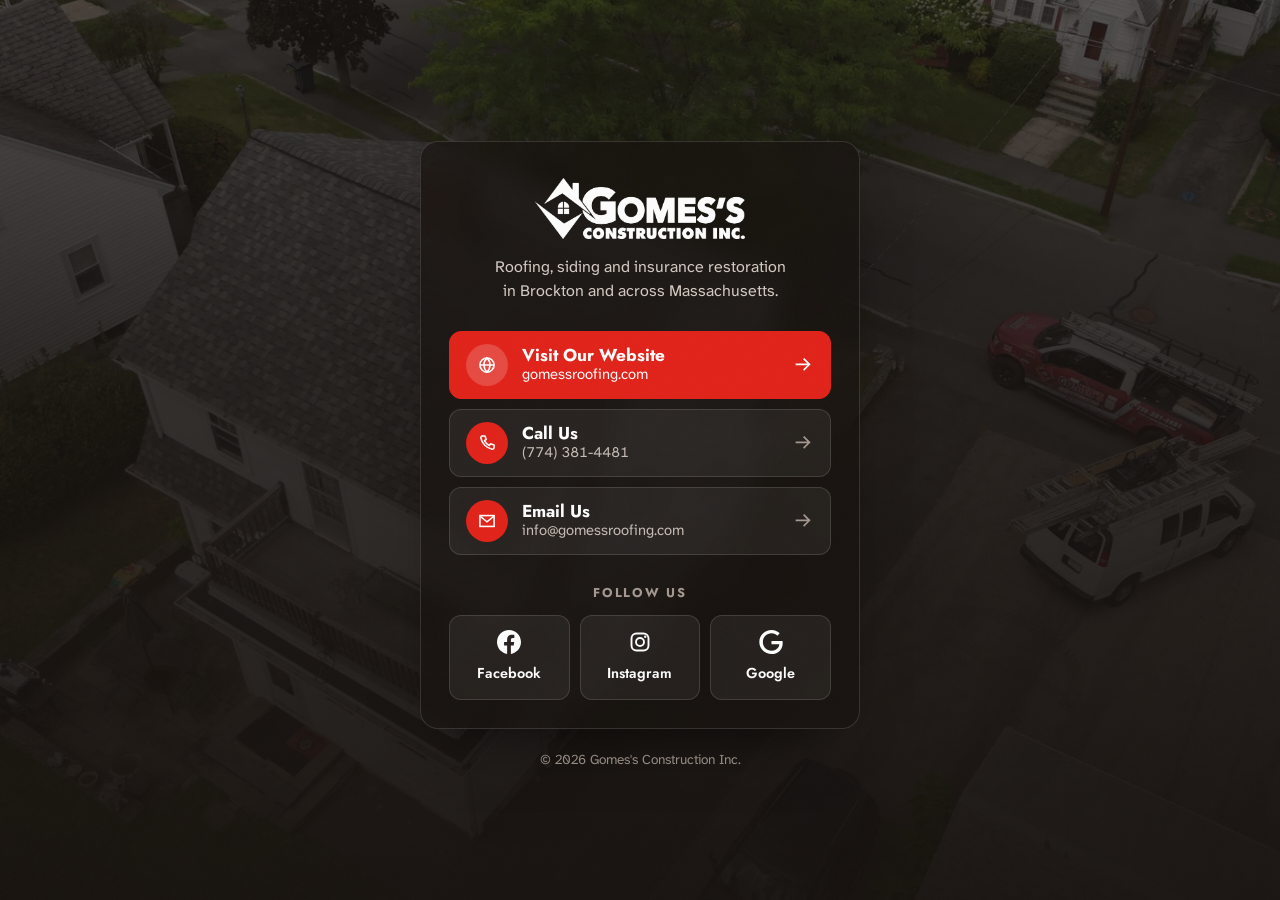
<file: redirect/index.html>
<!doctype html>
<html lang="en">
<head>
  <meta charset="utf-8">
  <meta name="viewport" content="width=device-width, initial-scale=1, viewport-fit=cover">
  <!-- Google Tag Manager -->
  <script>(function(w,d,s,l,i){w[l]=w[l]||[];w[l].push({'gtm.start':
  new Date().getTime(),event:'gtm.js'});var f=d.getElementsByTagName(s)[0],
  j=d.createElement(s),dl=l!='dataLayer'?'&l='+l:'';j.async=true;j.src=
  'https://www.googletagmanager.com/gtm.js?id='+i+dl;f.parentNode.insertBefore(j,f);
  })(window,document,'script','dataLayer','GTM-TX7CTJMK');</script>
  <!-- End Google Tag Manager -->
  <!-- Meta Pixel Code -->
  <script>
  !function(f,b,e,v,n,t,s)
  {if(f.fbq)return;n=f.fbq=function(){n.callMethod?
  n.callMethod.apply(n,arguments):n.queue.push(arguments)};
  if(!f._fbq)f._fbq=n;n.push=n;n.loaded=!0;n.version='2.0';
  n.queue=[];t=b.createElement(e);t.async=!0;
  t.src=v;s=b.getElementsByTagName(e)[0];
  s.parentNode.insertBefore(t,s)}(window, document,'script',
  'https://connect.facebook.net/en_US/fbevents.js');
  fbq('init', '1625205539333859');
  fbq('track', 'PageView');
  </script>
  <!-- End Meta Pixel Code -->
  <title>Gomes's Construction Inc. | Contact Card</title>
  <meta name="description" content="Website, phone, email and social links for Gomes's Construction Inc., roofing, siding and insurance restoration in Brockton, MA.">
  <meta name="robots" content="noindex, follow">
  <meta name="theme-color" content="#17120f">
  <link rel="icon" href="../favicon.ico" sizes="32x32">
  <link rel="icon" href="../assets/logo/favicon.svg" type="image/svg+xml">
  <link rel="apple-touch-icon" href="../apple-touch-icon.png">
  <link rel="manifest" href="../site.webmanifest">
  <meta property="og:title" content="Gomes's Construction Inc.">
  <meta property="og:description" content="Roofing, siding and insurance restoration in Brockton and across Massachusetts.">
  <meta property="og:type" content="website">
  <meta property="og:url" content="https://gomessroofing.com/redirect/">
  <meta property="og:image" content="https://gomessroofing.com/assets/img/og-cover.jpg">
  <link rel="canonical" href="https://gomessroofing.com/redirect/">
  <link rel="preconnect" href="https://fonts.googleapis.com">
  <link rel="preconnect" href="https://fonts.gstatic.com" crossorigin>
  <link href="https://fonts.googleapis.com/css2?family=Atkinson+Hyperlegible+Next:wght@400;500;700&family=Jost:wght@500;600;700;800&display=swap" rel="stylesheet">
  <link rel="stylesheet" href="../assets/css/styles.css?v=20261029">
</head>
<body class="vc-page">
  <!-- Google Tag Manager (noscript) -->
  <noscript><iframe src="https://www.googletagmanager.com/ns.html?id=GTM-TX7CTJMK"
  height="0" width="0" style="display:none;visibility:hidden"></iframe></noscript>
  <!-- End Google Tag Manager (noscript) -->
  <!-- Meta Pixel Code (noscript) -->
  <noscript><img height="1" width="1" style="display:none"
  src="https://www.facebook.com/tr?id=1625205539333859&ev=PageView&noscript=1"
  /></noscript>
  <!-- End Meta Pixel Code (noscript) -->
  <svg class="sprite" aria-hidden="true">
    <symbol id="i-arrow" viewBox="0 0 24 24"><path d="M4 12h15M13 6l6 6-6 6" fill="none" stroke="currentColor" stroke-width="1.9" stroke-linecap="square"/></symbol>
    <symbol id="i-globe" viewBox="0 0 24 24"><circle cx="12" cy="12" r="8.5" fill="none" stroke="currentColor" stroke-width="1.9"/><path d="M3.5 12h17M12 3.5c2.4 2.4 3.6 5.2 3.6 8.5s-1.2 6.1-3.6 8.5c-2.4-2.4-3.6-5.2-3.6-8.5S9.6 5.9 12 3.5Z" fill="none" stroke="currentColor" stroke-width="1.9" stroke-linejoin="round"/></symbol>
    <symbol id="i-phone" viewBox="0 0 24 24"><path d="M6.6 3.5h3l1.5 4.2-2.1 1.5a12 12 0 0 0 5.8 5.8l1.5-2.1 4.2 1.5v3a2 2 0 0 1-2.2 2A17 17 0 0 1 4.6 5.7a2 2 0 0 1 2-2.2Z" fill="none" stroke="currentColor" stroke-width="1.9" stroke-linejoin="round"/></symbol>
    <symbol id="i-mail" viewBox="0 0 24 24"><rect x="3.5" y="5.5" width="17" height="13" fill="none" stroke="currentColor" stroke-width="1.9"/><path d="m4 6.5 8 6.5 8-6.5" fill="none" stroke="currentColor" stroke-width="1.9"/></symbol>
    <symbol id="i-facebook" viewBox="0 0 24 24"><path d="M24 12.07C24 5.41 18.63 0 12 0S0 5.4 0 12.07C0 18.1 4.39 23.1 10.13 24v-8.44H7.08v-3.49h3.04V9.41c0-3.02 1.8-4.7 4.54-4.7 1.31 0 2.68.24 2.68.24v2.97h-1.5c-1.5 0-1.96.93-1.96 1.89v2.26h3.32l-.53 3.5h-2.8V24C19.62 23.1 24 18.1 24 12.07" fill="currentColor"/></symbol>
    <symbol id="i-instagram" viewBox="0 0 24 24"><rect x="3.5" y="3.5" width="17" height="17" rx="5" fill="none" stroke="currentColor" stroke-width="1.9"/><circle cx="12" cy="12" r="4" fill="none" stroke="currentColor" stroke-width="1.9"/><circle cx="17.2" cy="6.8" r="1.2" fill="currentColor"/></symbol>
    <symbol id="i-google" viewBox="0 0 24 24"><path d="M12.48 10.92v3.28h7.84c-.24 1.84-.85 3.19-1.79 4.13-1.15 1.15-2.93 2.4-6.05 2.4-4.83 0-8.6-3.89-8.6-8.72s3.77-8.72 8.6-8.72c2.6 0 4.51 1.03 5.91 2.35l2.31-2.31C18.75 1.44 16.13 0 12.48 0 5.87 0 .31 5.39.31 12s5.56 12 12.17 12c3.57 0 6.27-1.17 8.37-3.36 2.16-2.16 2.84-5.21 2.84-7.67 0-.76-.05-1.47-.17-2.05H12.48z" fill="currentColor"/></symbol>
  </svg>

  <main class="vc" id="main">
    <div class="vc__bg" aria-hidden="true">
      <img src="../assets/img/work-gray-roof-colonial.webp" alt="" width="1400" height="1050">
    </div>

    <div class="vc__card">
      <h1 class="vc__brand"><img src="../assets/logo/gomes-logo-white.webp" alt="Gomes's Construction Inc." width="1320" height="383"></h1>
      <p class="vc__tag">Roofing, siding and insurance restoration in Brockton and across Massachusetts.</p>

      <ul class="vc__links">
        <li>
          <a class="vc-link vc-link--primary" href="../">
            <span class="vc-link__ico"><svg class="ico" aria-hidden="true"><use href="#i-globe"/></svg></span>
            <span class="vc-link__txt"><b>Visit Our Website</b><small>gomessroofing.com</small></span>
            <svg class="ico vc-link__go" aria-hidden="true"><use href="#i-arrow"/></svg>
          </a>
        </li>
        <li>
          <a class="vc-link" href="tel:+17743814481">
            <span class="vc-link__ico"><svg class="ico" aria-hidden="true"><use href="#i-phone"/></svg></span>
            <span class="vc-link__txt"><b>Call Us</b><small>(774) 381-4481</small></span>
            <svg class="ico vc-link__go" aria-hidden="true"><use href="#i-arrow"/></svg>
          </a>
        </li>
        <li>
          <a class="vc-link" href="mailto:info@gomessroofing.com">
            <span class="vc-link__ico"><svg class="ico" aria-hidden="true"><use href="#i-mail"/></svg></span>
            <span class="vc-link__txt"><b>Email Us</b><small>info@gomessroofing.com</small></span>
            <svg class="ico vc-link__go" aria-hidden="true"><use href="#i-arrow"/></svg>
          </a>
        </li>
      </ul>

      <h2 class="vc__h">Follow Us</h2>
      <ul class="vc__social">
        <li><a href="https://www.facebook.com/people/Gomess-Construction-Inc/100071699830298/" target="_blank" rel="noopener"><svg class="ico" aria-hidden="true"><use href="#i-facebook"/></svg>Facebook</a></li>
        <li><a href="https://www.instagram.com/gomess_construction_inc/" target="_blank" rel="noopener"><svg class="ico" aria-hidden="true"><use href="#i-instagram"/></svg>Instagram</a></li>
        <li><a href="https://www.google.com/search?hl=pt-BR&amp;gl=br&amp;q=Gomes%E2%80%99s+Construction+Inc.,+58+Denton+St,+Brockton,+MA+02301,+Estados+Unidos&amp;ludocid=7030085310067078486&amp;lsig=AB86z5W1u4G18L4TRgZeSz6WX2rH#lrd=0x6c7b41bbc3cda0db:0x618fe157af3d7556,3" target="_blank" rel="noopener"><svg class="ico" aria-hidden="true"><use href="#i-google"/></svg>Google</a></li>
      </ul>
    </div>

    <p class="vc__foot">© 2026 Gomes's Construction Inc.</p>
  </main>
</body>
</html>
</file>
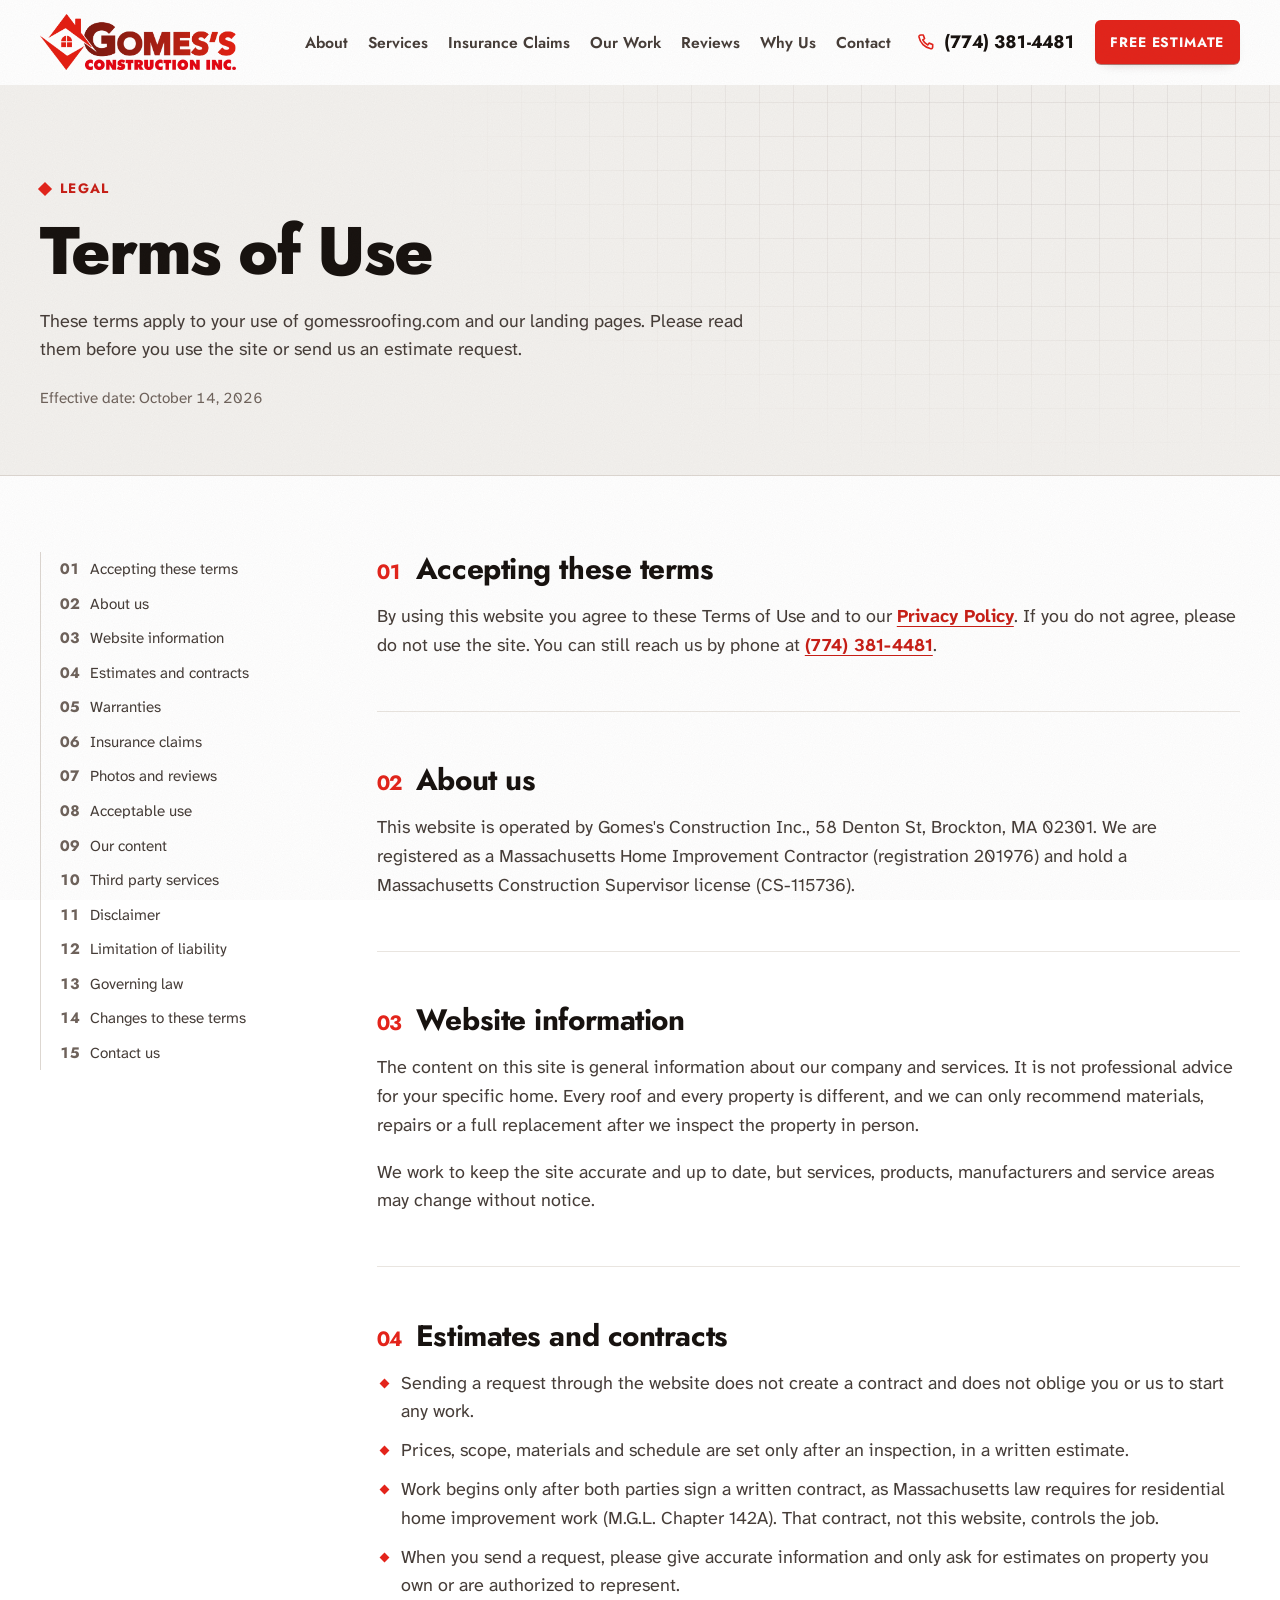
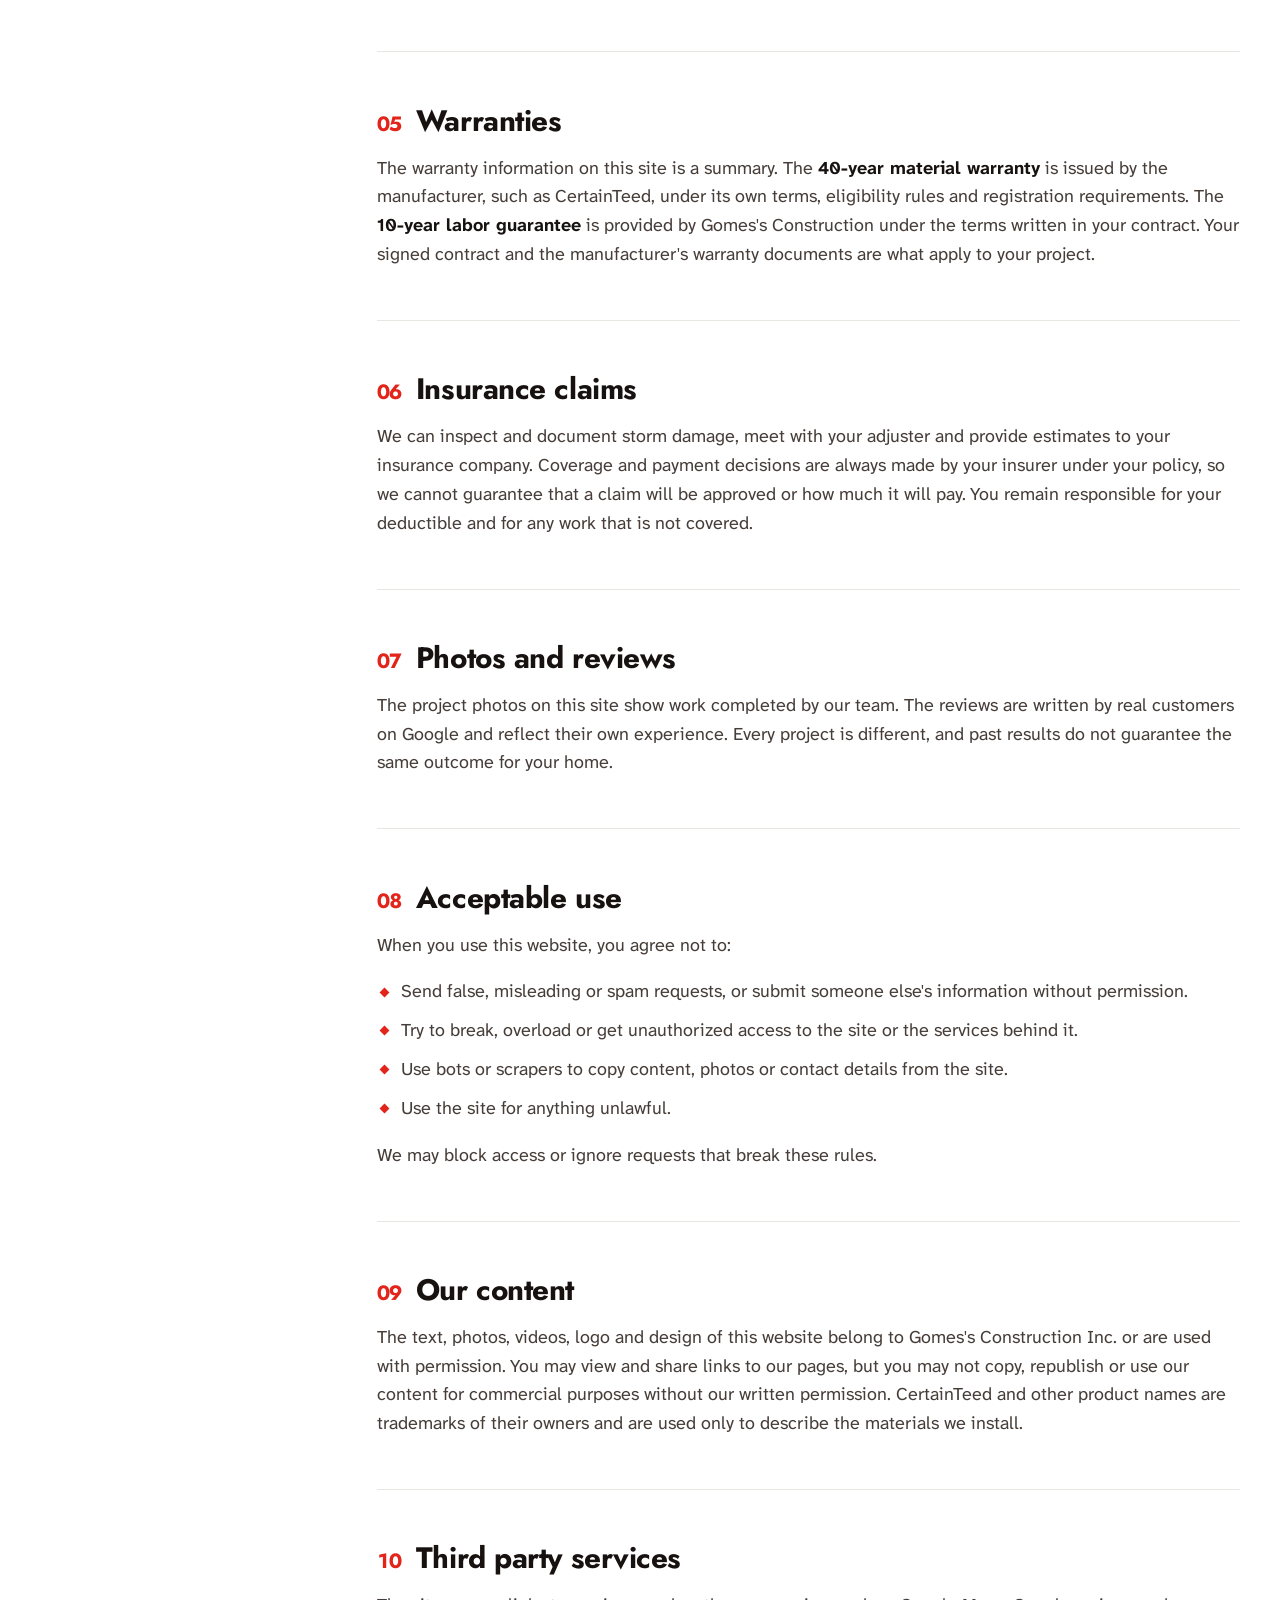
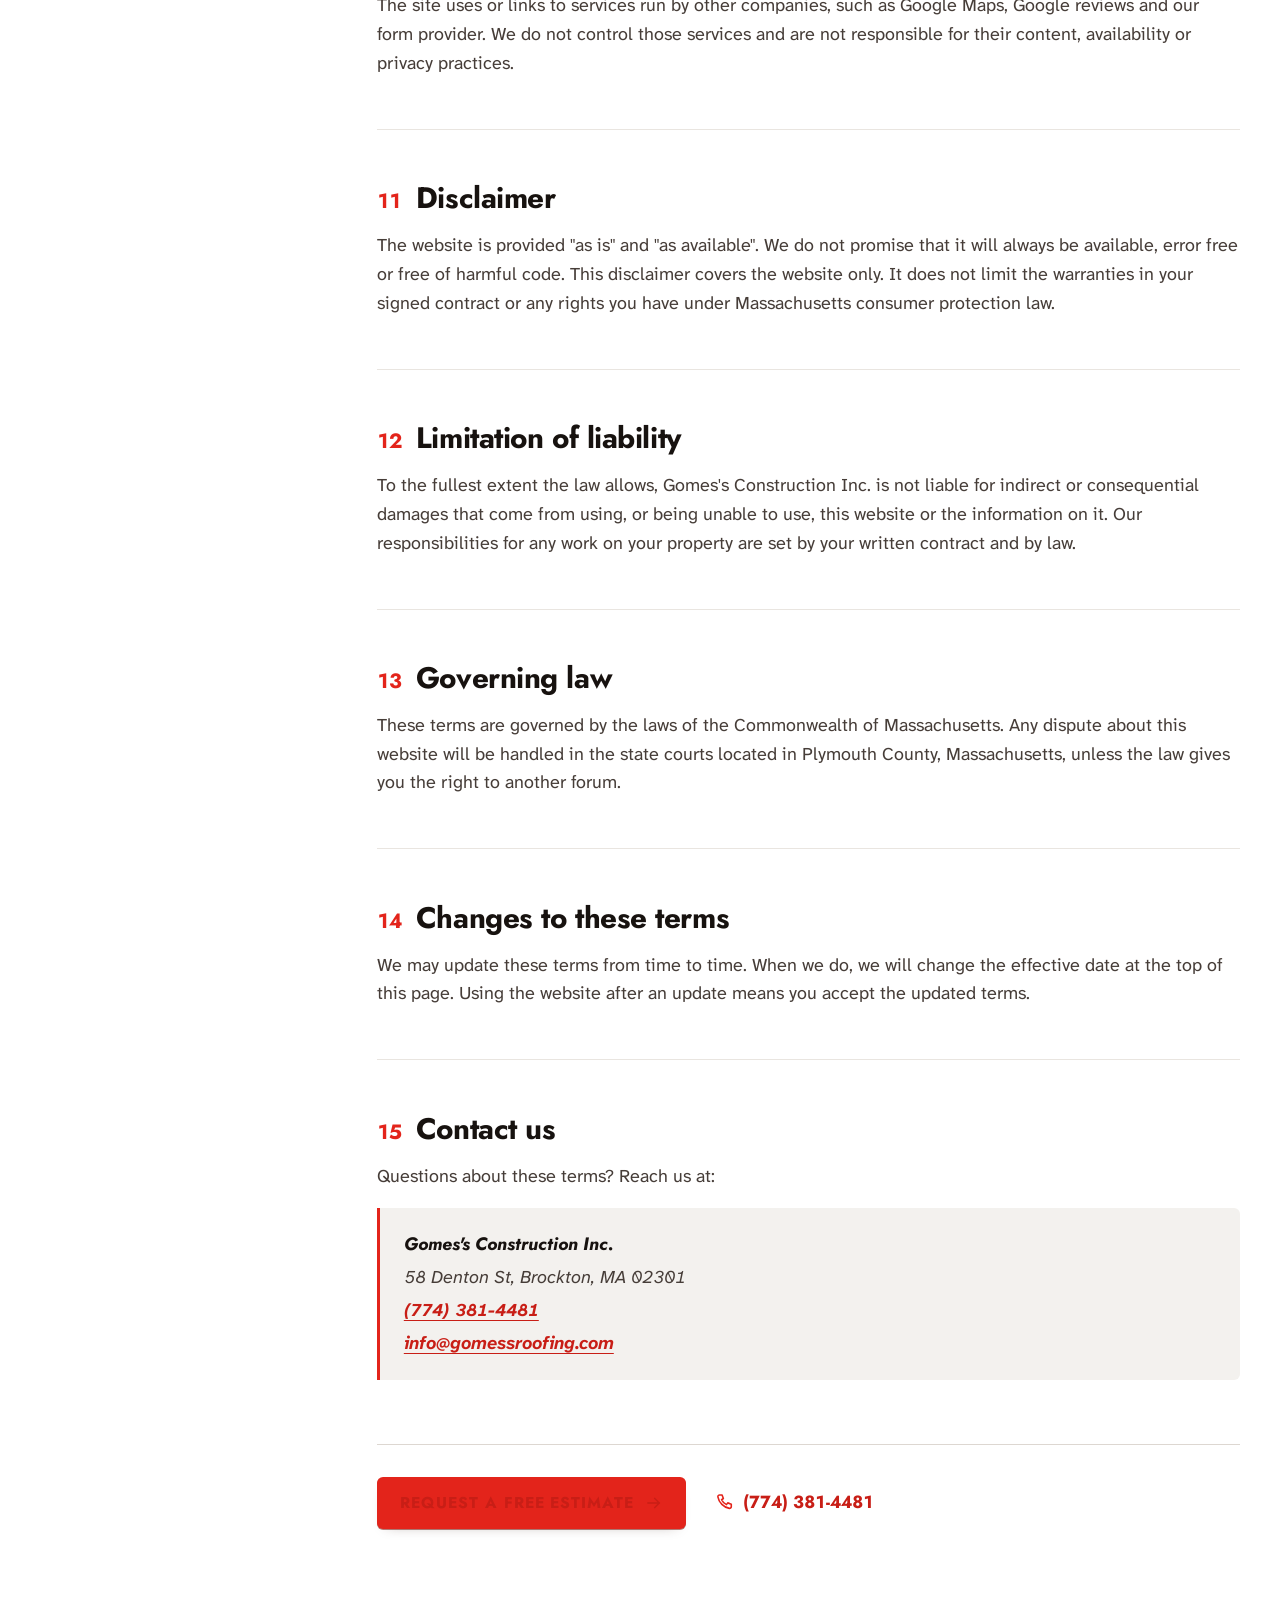
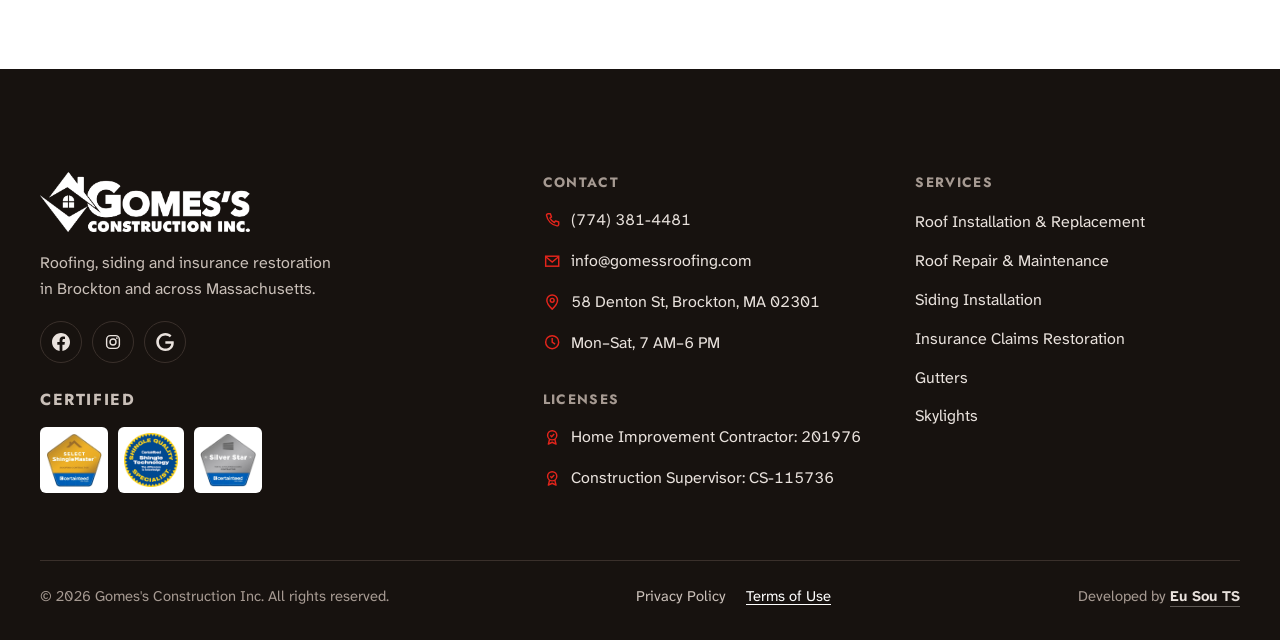
<file: terms-of-use/index.html>
<!doctype html>
<html lang="en">
<head>
  <meta charset="utf-8">
  <meta name="viewport" content="width=device-width, initial-scale=1">
  <!-- Google Tag Manager -->
  <script>(function(w,d,s,l,i){w[l]=w[l]||[];w[l].push({'gtm.start':
  new Date().getTime(),event:'gtm.js'});var f=d.getElementsByTagName(s)[0],
  j=d.createElement(s),dl=l!='dataLayer'?'&l='+l:'';j.async=true;j.src=
  'https://www.googletagmanager.com/gtm.js?id='+i+dl;f.parentNode.insertBefore(j,f);
  })(window,document,'script','dataLayer','GTM-TX7CTJMK');</script>
  <!-- End Google Tag Manager -->
  <!-- Meta Pixel Code -->
  <script>
  !function(f,b,e,v,n,t,s)
  {if(f.fbq)return;n=f.fbq=function(){n.callMethod?
  n.callMethod.apply(n,arguments):n.queue.push(arguments)};
  if(!f._fbq)f._fbq=n;n.push=n;n.loaded=!0;n.version='2.0';
  n.queue=[];t=b.createElement(e);t.async=!0;
  t.src=v;s=b.getElementsByTagName(e)[0];
  s.parentNode.insertBefore(t,s)}(window, document,'script',
  'https://connect.facebook.net/en_US/fbevents.js');
  fbq('init', '1625205539333859');
  fbq('track', 'PageView');
  </script>
  <!-- End Meta Pixel Code -->
  <title>Terms of Use | Gomes's Construction Inc.</title>
  <meta name="description" content="The terms that apply when you use gomessroofing.com, including how estimates, contracts, warranties and insurance claims work with Gomes's Construction Inc.">
  <meta name="theme-color" content="#ffffff">
  <script>/* staging only: keep the test environment out of search engines */ if (/escolats\.com\.br$/.test(location.hostname)) { var m = document.createElement("meta"); m.name = "robots"; m.content = "noindex, nofollow"; document.head.appendChild(m); }</script>
  <link rel="icon" href="../favicon.ico" sizes="32x32">
  <link rel="icon" href="../assets/logo/favicon.svg" type="image/svg+xml">
  <link rel="apple-touch-icon" href="../apple-touch-icon.png">
  <link rel="manifest" href="../site.webmanifest">
  <link rel="author" href="../humans.txt">
  <meta property="og:title" content="Terms of Use | Gomes's Construction Inc.">
  <meta property="og:description" content="The terms that apply when you use our website and request an estimate.">
  <meta property="og:type" content="website">
  <meta property="og:url" content="https://gomessroofing.com/terms-of-use/">
  <meta property="og:image" content="https://gomessroofing.com/assets/img/og-cover.jpg">
  <meta name="twitter:card" content="summary_large_image">
  <link rel="canonical" href="https://gomessroofing.com/terms-of-use/">
  <link rel="preconnect" href="https://fonts.googleapis.com">
  <link rel="preconnect" href="https://fonts.gstatic.com" crossorigin>
  <link href="https://fonts.googleapis.com/css2?family=Atkinson+Hyperlegible+Next:wght@400;500;700&family=Jost:wght@500;600;700;800&display=swap" rel="stylesheet">
  <link rel="stylesheet" href="../assets/css/styles.css?v=20261029">
  <script type="application/ld+json">
  {
    "@context": "https://schema.org",
    "@type": "WebPage",
    "name": "Terms of Use",
    "url": "https://gomessroofing.com/terms-of-use/",
    "dateModified": "2026-10-14",
    "publisher": {"@type": "RoofingContractor", "name": "Gomes's Construction Inc.", "url": "https://gomessroofing.com/"},
    "breadcrumb": {"@type": "BreadcrumbList", "itemListElement": [
      {"@type": "ListItem", "position": 1, "name": "Home", "item": "https://gomessroofing.com/"},
      {"@type": "ListItem", "position": 2, "name": "Terms of Use", "item": "https://gomessroofing.com/terms-of-use/"}
    ]}
  }
  </script>
</head>
<body>
  <!-- Google Tag Manager (noscript) -->
  <noscript><iframe src="https://www.googletagmanager.com/ns.html?id=GTM-TX7CTJMK"
  height="0" width="0" style="display:none;visibility:hidden"></iframe></noscript>
  <!-- End Google Tag Manager (noscript) -->
  <!-- Meta Pixel Code (noscript) -->
  <noscript><img height="1" width="1" style="display:none"
  src="https://www.facebook.com/tr?id=1625205539333859&ev=PageView&noscript=1"
  /></noscript>
  <!-- End Meta Pixel Code (noscript) -->
  <svg class="sprite" aria-hidden="true">
    <symbol id="i-arrow" viewBox="0 0 24 24"><path d="M4 12h15M13 6l6 6-6 6" fill="none" stroke="currentColor" stroke-width="1.9" stroke-linecap="square"/></symbol>
    <symbol id="i-phone" viewBox="0 0 24 24"><path d="M6.6 3.5h3l1.5 4.2-2.1 1.5a12 12 0 0 0 5.8 5.8l1.5-2.1 4.2 1.5v3a2 2 0 0 1-2.2 2A17 17 0 0 1 4.6 5.7a2 2 0 0 1 2-2.2Z" fill="none" stroke="currentColor" stroke-width="1.9" stroke-linejoin="round"/></symbol>
    <symbol id="i-pin" viewBox="0 0 24 24"><path d="M12 21s7-6.3 7-11.5A7 7 0 0 0 5 9.5C5 14.7 12 21 12 21Z" fill="none" stroke="currentColor" stroke-width="1.9"/><circle cx="12" cy="9.5" r="2.5" fill="none" stroke="currentColor" stroke-width="1.9"/></symbol>
    <symbol id="i-clock" viewBox="0 0 24 24"><circle cx="12" cy="12" r="8.5" fill="none" stroke="currentColor" stroke-width="1.9"/><path d="M12 7.5V12l3 2" fill="none" stroke="currentColor" stroke-width="1.9" stroke-linecap="square"/></symbol>
    <symbol id="i-mail" viewBox="0 0 24 24"><rect x="3.5" y="5.5" width="17" height="13" fill="none" stroke="currentColor" stroke-width="1.9"/><path d="m4 6.5 8 6.5 8-6.5" fill="none" stroke="currentColor" stroke-width="1.9"/></symbol>
    <symbol id="i-seal" viewBox="0 0 24 24"><circle cx="12" cy="9.5" r="6" fill="none" stroke="currentColor" stroke-width="1.9"/><path d="m8.6 14.5-1.6 6.5 5-2.4 5 2.4-1.6-6.5" fill="none" stroke="currentColor" stroke-width="1.9" stroke-linejoin="round"/><path d="m9.6 9.6 1.7 1.7 3.3-3.4" fill="none" stroke="currentColor" stroke-width="1.9"/></symbol>
    <symbol id="i-facebook" viewBox="0 0 24 24"><path d="M24 12.07C24 5.41 18.63 0 12 0S0 5.4 0 12.07C0 18.1 4.39 23.1 10.13 24v-8.44H7.08v-3.49h3.04V9.41c0-3.02 1.8-4.7 4.54-4.7 1.31 0 2.68.24 2.68.24v2.97h-1.5c-1.5 0-1.96.93-1.96 1.89v2.26h3.32l-.53 3.5h-2.8V24C19.62 23.1 24 18.1 24 12.07" fill="currentColor"/></symbol>
    <symbol id="i-instagram" viewBox="0 0 24 24"><rect x="3.5" y="3.5" width="17" height="17" rx="5" fill="none" stroke="currentColor" stroke-width="1.9"/><circle cx="12" cy="12" r="4" fill="none" stroke="currentColor" stroke-width="1.9"/><circle cx="17.2" cy="6.8" r="1.2" fill="currentColor"/></symbol>
    <symbol id="i-google" viewBox="0 0 24 24"><path d="M12.48 10.92v3.28h7.84c-.24 1.84-.85 3.19-1.79 4.13-1.15 1.15-2.93 2.4-6.05 2.4-4.83 0-8.6-3.89-8.6-8.72s3.77-8.72 8.6-8.72c2.6 0 4.51 1.03 5.91 2.35l2.31-2.31C18.75 1.44 16.13 0 12.48 0 5.87 0 .31 5.39.31 12s5.56 12 12.17 12c3.57 0 6.27-1.17 8.37-3.36 2.16-2.16 2.84-5.21 2.84-7.67 0-.76-.05-1.47-.17-2.05H12.48z" fill="currentColor"/></symbol>
  </svg>

  <a class="skip" href="#main">Skip to content</a>

  <header class="site-header" data-header>
    <div class="wrap site-header__row">
      <a class="brand" href="../" aria-label="Gomes's Construction Inc. home">
        <img class="brand__dark" src="../assets/logo/gomes-logo.webp" alt="Gomes's Construction Inc." width="1320" height="383">
        <img class="brand__light" src="../assets/logo/gomes-logo-white.webp" alt="" aria-hidden="true" width="1320" height="383">
      </a>
      <nav class="nav" aria-label="Primary">
        <ul>
          <li><a href="../#about">About</a></li>
          <li><a href="../#services">Services</a></li>
          <li><a href="../insurance-claims/">Insurance Claims</a></li>
          <li><a href="../#work">Our Work</a></li>
          <li><a href="../#reviews">Reviews</a></li>
          <li><a href="../#system">Why Us</a></li>
          <li><a href="../#estimate">Contact</a></li>
        </ul>
      </nav>
      <div class="site-header__actions">
        <a class="tel" href="tel:+17743814481"><svg class="ico" aria-hidden="true"><use href="#i-phone"/></svg><span>(774) 381-4481</span></a>
        <a class="btn btn--sm" href="../#estimate">Free Estimate</a>
      </div>
      <button class="menu-btn" type="button" aria-expanded="false" aria-controls="mobile-nav" data-menu-btn>
        <span class="menu-btn__bars" aria-hidden="true"></span><span class="sr">Menu</span>
      </button>
    </div>
    <nav class="mobile-nav" id="mobile-nav" aria-label="Mobile" data-mobile-nav hidden>
      <ul>
        <li><a href="../#about">About</a></li>
        <li><a href="../#services">Services</a></li>
        <li><a href="../insurance-claims/">Insurance Claims</a></li>
        <li><a href="../#work">Our Work</a></li>
        <li><a href="../#reviews">Reviews</a></li>
        <li><a href="../#system">Why Us</a></li>
        <li><a href="../#process">How It Works</a></li>
        <li><a href="../#estimate">Contact</a></li>
      </ul>
      <a class="btn btn--block" href="../#estimate">Start Your Roof Upgrade<svg class="ico" aria-hidden="true"><use href="#i-arrow"/></svg></a>
    </nav>
  </header>

  <main id="main">
    <header class="legal-head has-grid">
      <div class="wrap">
        <p class="legal-head__kicker">Legal</p>
        <h1>Terms of Use</h1>
        <p class="legal-head__intro">These terms apply to your use of gomessroofing.com and our landing pages. Please read them before you use the site or send us an estimate request.</p>
        <p class="legal-head__meta">Effective date: October 14, 2026</p>
      </div>
    </header>

    <div class="legal">
      <div class="wrap legal__grid">
        <nav class="legal-toc" aria-label="On this page">
          <ol>
            <li><a href="#acceptance">Accepting these terms</a></li>
            <li><a href="#about-us">About us</a></li>
            <li><a href="#website-information">Website information</a></li>
            <li><a href="#estimates">Estimates and contracts</a></li>
            <li><a href="#warranties">Warranties</a></li>
            <li><a href="#insurance-claims">Insurance claims</a></li>
            <li><a href="#photos-reviews">Photos and reviews</a></li>
            <li><a href="#acceptable-use">Acceptable use</a></li>
            <li><a href="#intellectual-property">Our content</a></li>
            <li><a href="#third-party">Third party services</a></li>
            <li><a href="#disclaimer">Disclaimer</a></li>
            <li><a href="#liability">Limitation of liability</a></li>
            <li><a href="#governing-law">Governing law</a></li>
            <li><a href="#changes">Changes to these terms</a></li>
            <li><a href="#contact">Contact us</a></li>
          </ol>
        </nav>

        <article class="legal-body">
          <section id="acceptance" aria-labelledby="h-acceptance">
            <h2 id="h-acceptance">Accepting these terms</h2>
            <p>By using this website you agree to these Terms of Use and to our <a href="../privacy-policy/">Privacy Policy</a>. If you do not agree, please do not use the site. You can still reach us by phone at <a href="tel:+17743814481">(774) 381-4481</a>.</p>
          </section>

          <section id="about-us" aria-labelledby="h-about">
            <h2 id="h-about">About us</h2>
            <p>This website is operated by Gomes's Construction Inc., 58 Denton St, Brockton, MA 02301. We are registered as a Massachusetts Home Improvement Contractor (registration 201976) and hold a Massachusetts Construction Supervisor license (CS-115736).</p>
          </section>

          <section id="website-information" aria-labelledby="h-info">
            <h2 id="h-info">Website information</h2>
            <p>The content on this site is general information about our company and services. It is not professional advice for your specific home. Every roof and every property is different, and we can only recommend materials, repairs or a full replacement after we inspect the property in person.</p>
            <p>We work to keep the site accurate and up to date, but services, products, manufacturers and service areas may change without notice.</p>
          </section>

          <section id="estimates" aria-labelledby="h-estimates">
            <h2 id="h-estimates">Estimates and contracts</h2>
            <ul>
              <li>Sending a request through the website does not create a contract and does not oblige you or us to start any work.</li>
              <li>Prices, scope, materials and schedule are set only after an inspection, in a written estimate.</li>
              <li>Work begins only after both parties sign a written contract, as Massachusetts law requires for residential home improvement work (M.G.L. Chapter 142A). That contract, not this website, controls the job.</li>
              <li>When you send a request, please give accurate information and only ask for estimates on property you own or are authorized to represent.</li>
            </ul>
          </section>

          <section id="warranties" aria-labelledby="h-warranties">
            <h2 id="h-warranties">Warranties</h2>
            <p>The warranty information on this site is a summary. The <strong>40-year material warranty</strong> is issued by the manufacturer, such as CertainTeed, under its own terms, eligibility rules and registration requirements. The <strong>10-year labor guarantee</strong> is provided by Gomes's Construction under the terms written in your contract. Your signed contract and the manufacturer's warranty documents are what apply to your project.</p>
          </section>

          <section id="insurance-claims" aria-labelledby="h-claims">
            <h2 id="h-claims">Insurance claims</h2>
            <p>We can inspect and document storm damage, meet with your adjuster and provide estimates to your insurance company. Coverage and payment decisions are always made by your insurer under your policy, so we cannot guarantee that a claim will be approved or how much it will pay. You remain responsible for your deductible and for any work that is not covered.</p>
          </section>

          <section id="photos-reviews" aria-labelledby="h-photos">
            <h2 id="h-photos">Photos and reviews</h2>
            <p>The project photos on this site show work completed by our team. The reviews are written by real customers on Google and reflect their own experience. Every project is different, and past results do not guarantee the same outcome for your home.</p>
          </section>

          <section id="acceptable-use" aria-labelledby="h-use">
            <h2 id="h-use">Acceptable use</h2>
            <p>When you use this website, you agree not to:</p>
            <ul>
              <li>Send false, misleading or spam requests, or submit someone else's information without permission.</li>
              <li>Try to break, overload or get unauthorized access to the site or the services behind it.</li>
              <li>Use bots or scrapers to copy content, photos or contact details from the site.</li>
              <li>Use the site for anything unlawful.</li>
            </ul>
            <p>We may block access or ignore requests that break these rules.</p>
          </section>

          <section id="intellectual-property" aria-labelledby="h-ip">
            <h2 id="h-ip">Our content</h2>
            <p>The text, photos, videos, logo and design of this website belong to Gomes's Construction Inc. or are used with permission. You may view and share links to our pages, but you may not copy, republish or use our content for commercial purposes without our written permission. CertainTeed and other product names are trademarks of their owners and are used only to describe the materials we install.</p>
          </section>

          <section id="third-party" aria-labelledby="h-third">
            <h2 id="h-third">Third party services</h2>
            <p>The site uses or links to services run by other companies, such as Google Maps, Google reviews and our form provider. We do not control those services and are not responsible for their content, availability or privacy practices.</p>
          </section>

          <section id="disclaimer" aria-labelledby="h-disclaimer">
            <h2 id="h-disclaimer">Disclaimer</h2>
            <p>The website is provided "as is" and "as available". We do not promise that it will always be available, error free or free of harmful code. This disclaimer covers the website only. It does not limit the warranties in your signed contract or any rights you have under Massachusetts consumer protection law.</p>
          </section>

          <section id="liability" aria-labelledby="h-liability">
            <h2 id="h-liability">Limitation of liability</h2>
            <p>To the fullest extent the law allows, Gomes's Construction Inc. is not liable for indirect or consequential damages that come from using, or being unable to use, this website or the information on it. Our responsibilities for any work on your property are set by your written contract and by law.</p>
          </section>

          <section id="governing-law" aria-labelledby="h-law">
            <h2 id="h-law">Governing law</h2>
            <p>These terms are governed by the laws of the Commonwealth of Massachusetts. Any dispute about this website will be handled in the state courts located in Plymouth County, Massachusetts, unless the law gives you the right to another forum.</p>
          </section>

          <section id="changes" aria-labelledby="h-changes">
            <h2 id="h-changes">Changes to these terms</h2>
            <p>We may update these terms from time to time. When we do, we will change the effective date at the top of this page. Using the website after an update means you accept the updated terms.</p>
          </section>

          <section id="contact" aria-labelledby="h-contact">
            <h2 id="h-contact">Contact us</h2>
            <p>Questions about these terms? Reach us at:</p>
            <address class="legal-contact">
              <b>Gomes's Construction Inc.</b>
              <span>58 Denton St, Brockton, MA 02301</span>
              <a href="tel:+17743814481">(774) 381-4481</a>
              <a href="mailto:info@gomessroofing.com">info@gomessroofing.com</a>
            </address>
          </section>

          <div class="legal-cta">
            <a class="btn" href="../#estimate">Request A Free Estimate<svg class="ico" aria-hidden="true"><use href="#i-arrow"/></svg></a>
            <a class="tel" href="tel:+17743814481"><svg class="ico" aria-hidden="true"><use href="#i-phone"/></svg><span>(774) 381-4481</span></a>
          </div>
        </article>
      </div>
    </div>
  </main>

  <footer class="footer">
    <div class="wrap footer__grid">
      <div class="footer__brand">
        <img src="../assets/logo/gomes-logo-white.webp" alt="Gomes's Construction Inc." width="1320" height="383" loading="lazy">
        <p>Roofing, siding and insurance restoration in Brockton and across Massachusetts.</p>
        <ul class="footer__social">
          <li><a href="https://www.facebook.com/people/Gomess-Construction-Inc/100071699830298/" target="_blank" rel="noopener" aria-label="Gomes's Construction on Facebook"><svg class="ico" aria-hidden="true"><use href="#i-facebook"/></svg></a></li>
          <li><a href="https://www.instagram.com/gomess_construction_inc/" target="_blank" rel="noopener" aria-label="Gomes's Construction on Instagram"><svg class="ico" aria-hidden="true"><use href="#i-instagram"/></svg></a></li>
          <li><a href="https://www.google.com/search?hl=pt-BR&amp;gl=br&amp;q=Gomes%E2%80%99s+Construction+Inc.,+58+Denton+St,+Brockton,+MA+02301,+Estados+Unidos&amp;ludocid=7030085310067078486&amp;lsig=AB86z5W1u4G18L4TRgZeSz6WX2rH#lrd=0x6c7b41bbc3cda0db:0x618fe157af3d7556,3" target="_blank" rel="noopener" aria-label="Gomes's Construction on Google"><svg class="ico" aria-hidden="true"><use href="#i-google"/></svg></a></li>
        </ul>
        <div class="footer__badges">
        <p class="footer__h">Certified</p>
        <ul>
          <li><img src="../assets/badges/shingle-master.webp" alt="CertainTeed SELECT ShingleMaster" width="496" height="476" loading="lazy"></li>
          <li><img src="../assets/badges/shingle.png" alt="CertainTeed Shingle Quality Specialist" width="512" height="512" loading="lazy"></li>
          <li><img src="../assets/badges/image1.png" alt="CertainTeed Silver Star siding contractor" width="491" height="478" loading="lazy"></li>
        </ul>
      </div>
      </div>
      <div>
        <p class="footer__h">Contact</p>
        <ul class="footer__list">
          <li><a href="tel:+17743814481"><svg class="ico" aria-hidden="true"><use href="#i-phone"/></svg>(774) 381-4481</a></li>
          <li><a href="mailto:info@gomessroofing.com"><svg class="ico" aria-hidden="true"><use href="#i-mail"/></svg>info@gomessroofing.com</a></li>
          <li><span><svg class="ico" aria-hidden="true"><use href="#i-pin"/></svg>58 Denton St, Brockton, MA 02301</span></li>
          <li><span><svg class="ico" aria-hidden="true"><use href="#i-clock"/></svg>Mon–Sat, 7 AM–6 PM</span></li>
        </ul>
        <p class="footer__h">Licenses</p>
        <ul class="footer__list">
          <li><span><svg class="ico" aria-hidden="true"><use href="#i-seal"/></svg>Home Improvement Contractor: 201976</span></li>
          <li><span><svg class="ico" aria-hidden="true"><use href="#i-seal"/></svg>Construction Supervisor: CS-115736</span></li>
        </ul>
      </div>
      <div>
        <p class="footer__h">Services</p>
        <ul class="footer__list">
          <li><a href="../#services">Roof Installation &amp; Replacement</a></li>
          <li><a href="../#services">Roof Repair &amp; Maintenance</a></li>
          <li><a href="../#services">Siding Installation</a></li>
          <li><a href="../insurance-claims/">Insurance Claims Restoration</a></li>
          <li><a href="../#services">Gutters</a></li>
          <li><a href="../#services">Skylights</a></li>
        </ul>
      </div>
    </div>
    <div class="wrap footer__base">
      <p>© <span data-year>2026</span> Gomes's Construction Inc. All rights reserved.</p>
      <ul class="footer__legal">
        <li><a href="../privacy-policy/">Privacy Policy</a></li>
        <li><a href="../terms-of-use/" aria-current="page">Terms of Use</a></li>
      </ul>
      <p class="footer__credit">Developed by <a href="https://eusouts.com/" target="_blank" rel="noopener">Eu Sou TS</a></p>
    </div>
  </footer>

  <div class="callbar is-on" data-callbar>
    <a class="callbar__call" href="tel:+17743814481"><svg class="ico" aria-hidden="true"><use href="#i-phone"/></svg>Call</a>
    <a class="callbar__est" href="../#estimate">Free Estimate<svg class="ico" aria-hidden="true"><use href="#i-arrow"/></svg></a>
  </div>

  <script src="../assets/js/main.js?v=20261105-2" defer></script>
</body>
</html>
</file>
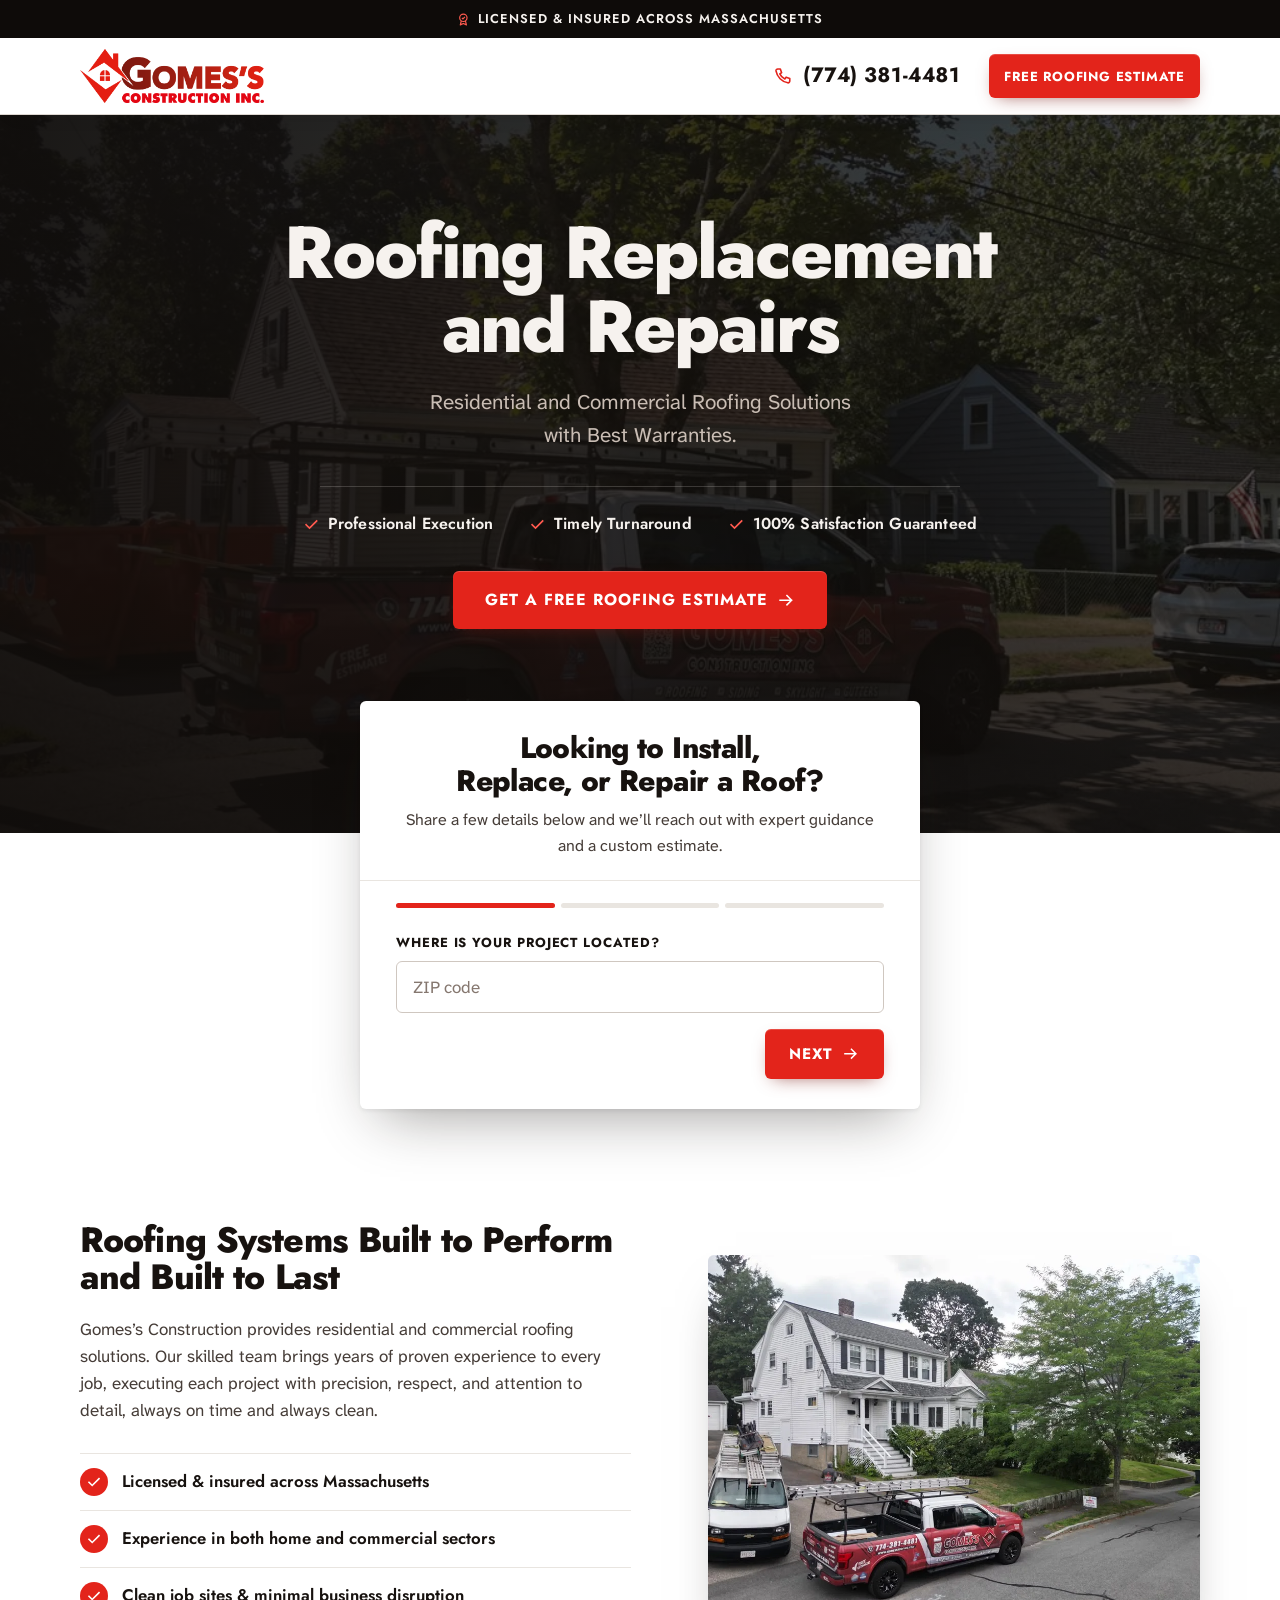
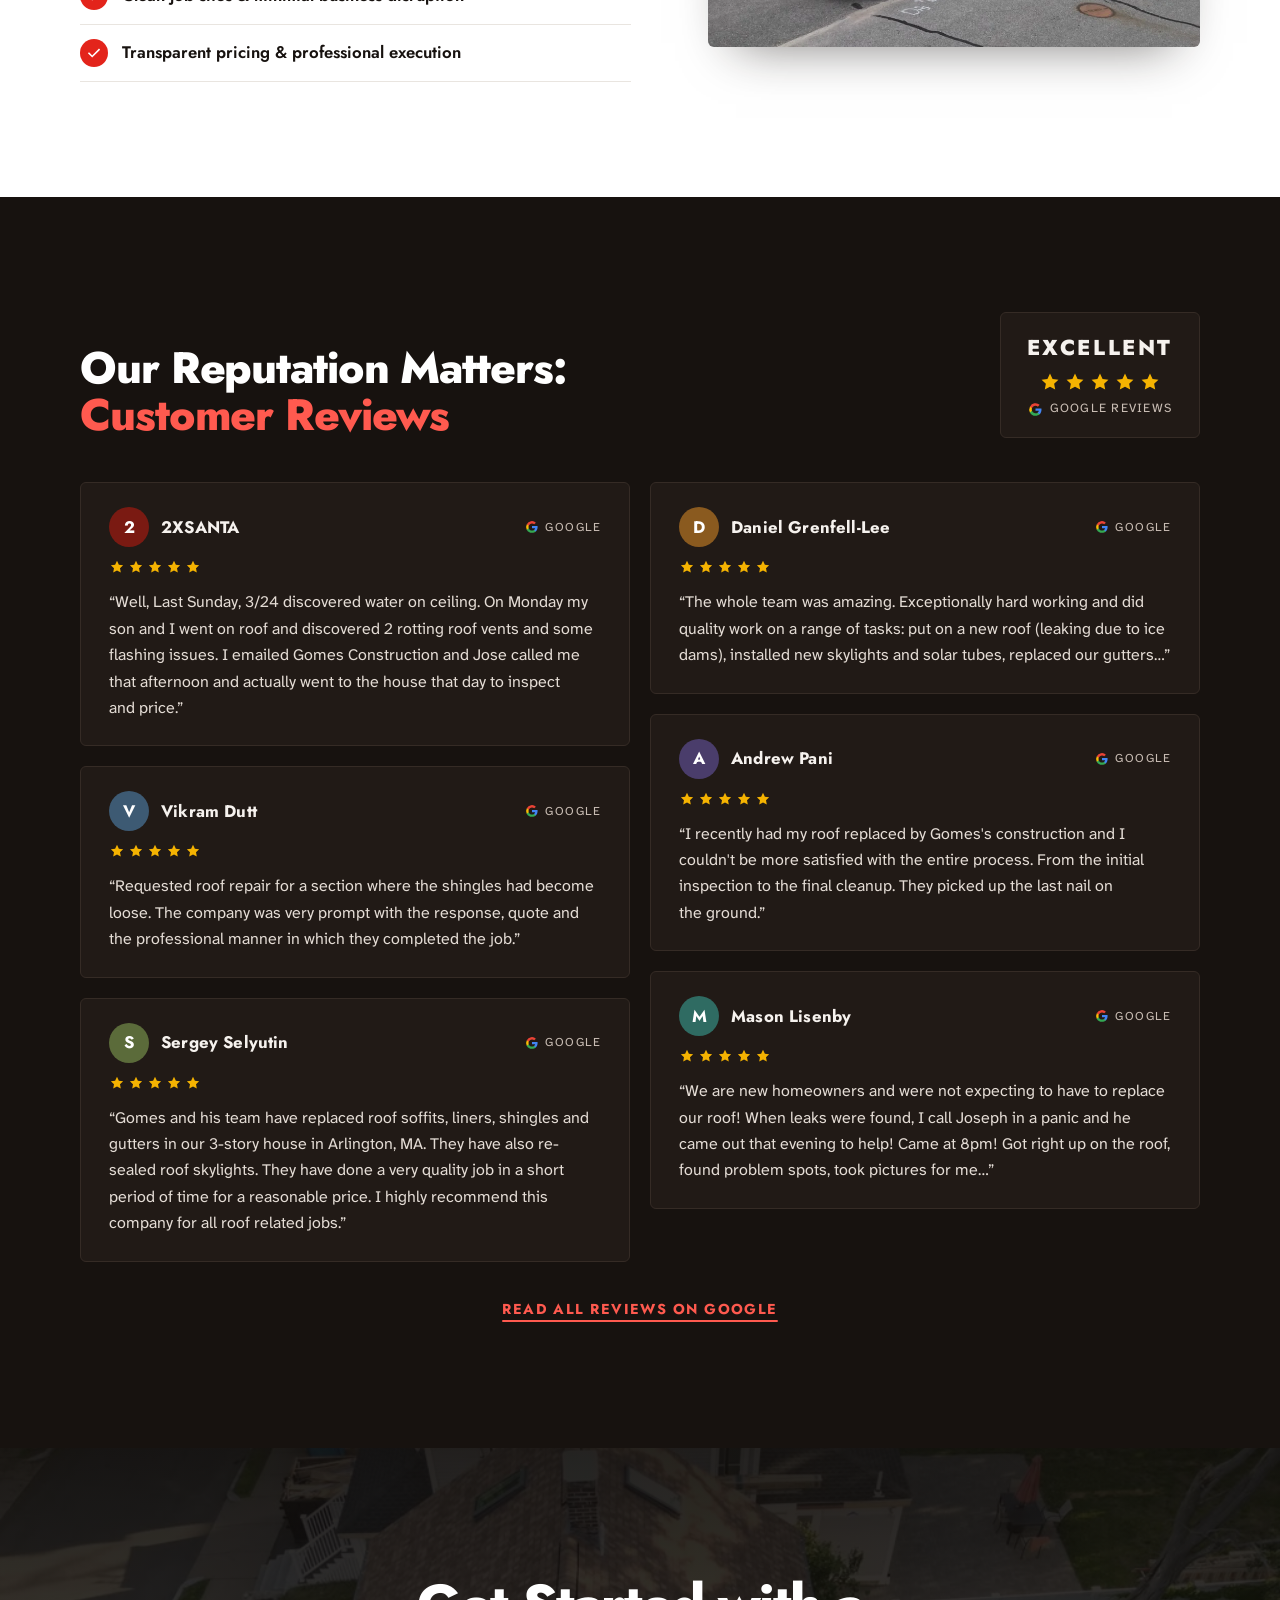
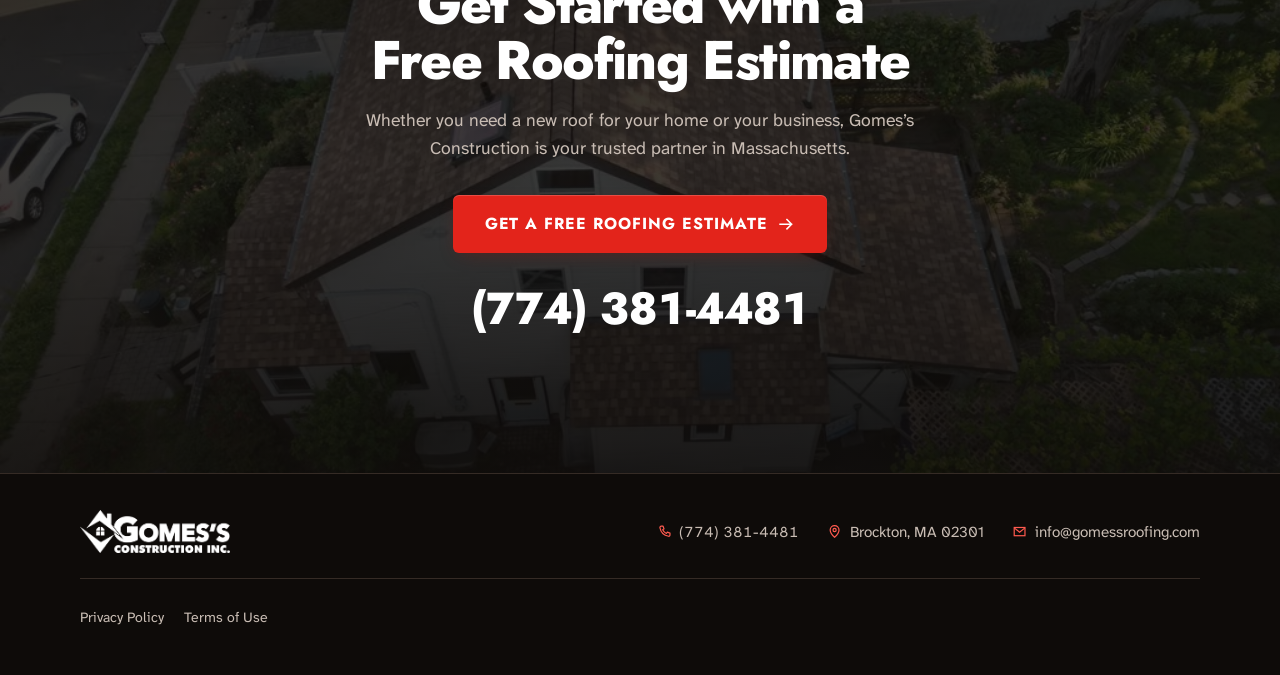
<file: lp/roofing/index.html>
<!doctype html>
<html lang="en">
<head>
  <meta charset="utf-8">
  <meta name="viewport" content="width=device-width, initial-scale=1">
  <!-- Google Tag Manager -->
  <script>(function(w,d,s,l,i){w[l]=w[l]||[];w[l].push({'gtm.start':
  new Date().getTime(),event:'gtm.js'});var f=d.getElementsByTagName(s)[0],
  j=d.createElement(s),dl=l!='dataLayer'?'&l='+l:'';j.async=true;j.src=
  'https://www.googletagmanager.com/gtm.js?id='+i+dl;f.parentNode.insertBefore(j,f);
  })(window,document,'script','dataLayer','GTM-TX7CTJMK');</script>
  <!-- End Google Tag Manager -->
  <!-- Meta Pixel Code -->
  <script>
  !function(f,b,e,v,n,t,s)
  {if(f.fbq)return;n=f.fbq=function(){n.callMethod?
  n.callMethod.apply(n,arguments):n.queue.push(arguments)};
  if(!f._fbq)f._fbq=n;n.push=n;n.loaded=!0;n.version='2.0';
  n.queue=[];t=b.createElement(e);t.async=!0;
  t.src=v;s=b.getElementsByTagName(e)[0];
  s.parentNode.insertBefore(t,s)}(window, document,'script',
  'https://connect.facebook.net/en_US/fbevents.js');
  fbq('init', '1625205539333859');
  fbq('track', 'PageView');
  </script>
  <!-- End Meta Pixel Code -->
  <title>Roofing Installation &amp; Replacement | Gomes's Construction</title>
  <meta name="description" content="Residential and commercial roof replacement and repairs across Massachusetts. Licensed and insured. Get a free roofing estimate from Gomes's Construction.">
  <meta name="robots" content="noindex, nofollow">
  <meta name="theme-color" content="#17120f">
  <link rel="icon" href="../../favicon.ico" sizes="32x32">
  <link rel="icon" href="../../assets/logo/favicon.svg" type="image/svg+xml">
  <link rel="apple-touch-icon" href="../../apple-touch-icon.png">
  <link rel="manifest" href="../../site.webmanifest">
  <link rel="preconnect" href="https://fonts.googleapis.com">
  <link rel="preconnect" href="https://fonts.gstatic.com" crossorigin>
  <link href="https://fonts.googleapis.com/css2?family=Atkinson+Hyperlegible+Next:wght@400;500;700&family=Jost:wght@600;700;800&display=swap" rel="stylesheet">
  <link rel="preload" as="image" href="../../assets/img/lp/hero-truck.webp" fetchpriority="high">
  <link rel="stylesheet" href="lp.css?v=20261014">
  <!-- Google Tag Manager: paste the GTM snippet here -->
</head>
<body>
  <!-- Google Tag Manager (noscript) -->
  <noscript><iframe src="https://www.googletagmanager.com/ns.html?id=GTM-TX7CTJMK"
  height="0" width="0" style="display:none;visibility:hidden"></iframe></noscript>
  <!-- End Google Tag Manager (noscript) -->
  <!-- Meta Pixel Code (noscript) -->
  <noscript><img height="1" width="1" style="display:none"
  src="https://www.facebook.com/tr?id=1625205539333859&ev=PageView&noscript=1"
  /></noscript>
  <!-- End Meta Pixel Code (noscript) -->
  <!-- Google Tag Manager (noscript): paste here -->
  <svg class="sprite" aria-hidden="true">
    <symbol id="i-phone" viewBox="0 0 24 24"><path d="M6.6 3.5h3l1.5 4.2-2.1 1.5a12 12 0 0 0 5.8 5.8l1.5-2.1 4.2 1.5v3a2 2 0 0 1-2.2 2A17 17 0 0 1 4.6 5.7a2 2 0 0 1 2-2.2Z" fill="none" stroke="currentColor" stroke-width="1.9" stroke-linejoin="round"/></symbol>
    <symbol id="i-check" viewBox="0 0 24 24"><path d="m4.5 12.5 4.8 4.7L19.5 7" fill="none" stroke="currentColor" stroke-width="2.4" stroke-linecap="square"/></symbol>
    <symbol id="i-star" viewBox="0 0 24 24"><path d="m12 2.8 2.8 5.9 6.4.8-4.7 4.4 1.2 6.4L12 17.2l-5.7 3.1 1.2-6.4-4.7-4.4 6.4-.8Z" fill="currentColor"/></symbol>
    <symbol id="i-seal" viewBox="0 0 24 24"><circle cx="12" cy="9.5" r="6" fill="none" stroke="currentColor" stroke-width="1.9"/><path d="m8.6 14.5-1.6 6.5 5-2.4 5 2.4-1.6-6.5" fill="none" stroke="currentColor" stroke-width="1.9" stroke-linejoin="round"/><path d="m9.6 9.6 1.7 1.7 3.3-3.4" fill="none" stroke="currentColor" stroke-width="1.9"/></symbol>
    <symbol id="i-arrow" viewBox="0 0 24 24"><path d="M4 12h15M13 6l6 6-6 6" fill="none" stroke="currentColor" stroke-width="2" stroke-linecap="square"/></symbol>
    <symbol id="i-back" viewBox="0 0 24 24"><path d="M20 12H5M11 6l-6 6 6 6" fill="none" stroke="currentColor" stroke-width="2" stroke-linecap="square"/></symbol>
    <symbol id="i-pin" viewBox="0 0 24 24"><path d="M12 21s7-6.3 7-11.5A7 7 0 0 0 5 9.5C5 14.7 12 21 12 21Z" fill="none" stroke="currentColor" stroke-width="1.9"/><circle cx="12" cy="9.5" r="2.5" fill="none" stroke="currentColor" stroke-width="1.9"/></symbol>
    <symbol id="i-mail" viewBox="0 0 24 24"><rect x="3.5" y="5.5" width="17" height="13" fill="none" stroke="currentColor" stroke-width="1.9"/><path d="m4 6.5 8 6.5 8-6.5" fill="none" stroke="currentColor" stroke-width="1.9"/></symbol>
    <symbol id="i-google" viewBox="0 0 24 24"><path d="M21.6 12.2c0-.7-.1-1.4-.2-2H12v3.8h5.4a4.6 4.6 0 0 1-2 3v2.5h3.2c1.9-1.7 3-4.3 3-7.3Z" fill="#4285F4"/><path d="M12 22c2.7 0 5-.9 6.6-2.4l-3.2-2.5c-.9.6-2 1-3.4 1-2.6 0-4.8-1.8-5.6-4.1H3.1v2.6A10 10 0 0 0 12 22Z" fill="#34A853"/><path d="M6.4 14c-.2-.6-.3-1.3-.3-2s.1-1.4.3-2V7.4H3.1a10 10 0 0 0 0 9.2L6.4 14Z" fill="#FBBC05"/><path d="M12 5.9c1.5 0 2.8.5 3.8 1.5l2.9-2.9A10 10 0 0 0 3.1 7.4L6.4 10c.8-2.4 3-4.1 5.6-4.1Z" fill="#EA4335"/></symbol>
  </svg>

  <a class="skip" href="#estimate">Skip to the estimate form</a>

  <div class="topbar">
    <div class="wrap topbar__in">
      <svg class="ico" aria-hidden="true"><use href="#i-seal"/></svg>
      <span>Licensed &amp; Insured Across Massachusetts</span>
    </div>
  </div>

  <header class="header">
    <div class="wrap header__in">
      <a class="header__logo" href="#top" aria-label="Gomes's Construction Inc., back to top">
        <img src="../../assets/logo/gomes-logo.webp" alt="Gomes's Construction Inc." width="180" height="52">
      </a>
      <div class="header__actions">
        <a class="header__tel tel" href="tel:+17743814481">
          <svg class="ico" aria-hidden="true"><use href="#i-phone"/></svg>
          <span>(774) 381-4481</span>
        </a>
        <a class="btn btn--sm header__cta" href="#estimate" data-to-form>Free Roofing Estimate</a>
      </div>
    </div>
  </header>

  <main id="top">
    <section class="hero" aria-labelledby="hero-title">
      <div class="wrap hero__in">
        <h1 class="hero__title" id="hero-title">Roofing Replacement and Repairs</h1>
        <p class="hero__lede">Residential and Commercial Roofing Solutions with Best Warranties.</p>
        <hr class="hero__rule">
        <ul class="hero__checks">
          <li><svg class="ico" aria-hidden="true"><use href="#i-check"/></svg>Professional Execution</li>
          <li><svg class="ico" aria-hidden="true"><use href="#i-check"/></svg>Timely Turnaround</li>
          <li><svg class="ico" aria-hidden="true"><use href="#i-check"/></svg>100% Satisfaction Guaranteed</li>
        </ul>
        <a class="btn btn--lg" href="#estimate" data-to-form>
          Get a Free Roofing Estimate
          <svg class="ico" aria-hidden="true"><use href="#i-arrow"/></svg>
        </a>
      </div>
    </section>

    <section class="estimate" id="estimate" aria-labelledby="form-title">
      <div class="card">
        <div class="card__head">
          <h2 class="card__title" id="form-title"><span class="line">Looking to Install,</span> <span class="line">Replace, or Repair a Roof?</span></h2>
          <p class="card__lede">Share a few details below and we’ll reach out with expert guidance and a custom estimate.</p>
        </div>

        <form class="form" id="form01" data-antispam action="https://api.web3forms.com/submit" method="POST" novalidate>
          <input type="hidden" name="access_key" value="9f92687e-c3ed-48d0-b1a1-013ad37142c4">
          <input type="hidden" name="subject" value="New roofing estimate request (LP /lp/roofing)">
          <input type="hidden" name="from_name" value="Gomes's Construction LP">
          <input type="hidden" name="lead_source" value="LP Roofing">
          <input type="checkbox" name="botcheck" class="form__trap" tabindex="-1" autocomplete="off" aria-hidden="true">
          <input type="text" name="website" class="form__trap" tabindex="-1" autocomplete="off" aria-hidden="true">

          <div class="progress" aria-hidden="true">
            <span class="progress__seg is-on"></span><span class="progress__seg"></span><span class="progress__seg"></span>
          </div>
          <p class="sr" aria-live="polite" data-step-status>Step 1 of 3</p>

          <fieldset class="step is-active" data-step="1">
            <legend class="sr">Step 1 of 3: project location</legend>
            <div class="field">
              <label class="field__label" for="zip">Where Is Your Project Located?</label>
              <input class="field__input" id="zip" name="zip_code" type="text" inputmode="numeric" autocomplete="postal-code" maxlength="5" placeholder="ZIP code" required pattern="\d{5}" aria-describedby="zip-err">
              <p class="field__err" id="zip-err">Enter a 5-digit ZIP code.</p>
            </div>
            <div class="step__nav">
              <button class="btn btn--md" type="button" data-next>Next <svg class="ico" aria-hidden="true"><use href="#i-arrow"/></svg></button>
            </div>
          </fieldset>

          <fieldset class="step" data-step="2" hidden>
            <legend class="sr">Step 2 of 3: service</legend>
            <div class="field">
              <label class="field__label" for="service">What Roofing Service Do You Need?</label>
              <div class="select">
                <select class="field__input" id="service" name="service" required aria-describedby="service-err">
                  <option value="" selected disabled>Select service</option>
                  <option>Roof Replacement</option>
                  <option>Roof Installation</option>
                  <option>Roof Repair</option>
                  <option>Commercial Roofing</option>
                  <option>Not Sure / Need an Inspection</option>
                </select>
              </div>
              <p class="field__err" id="service-err">Choose the service you need.</p>
            </div>
            <div class="step__nav">
              <button class="btn-back" type="button" data-back><svg class="ico" aria-hidden="true"><use href="#i-back"/></svg>Back</button>
              <button class="btn btn--md" type="button" data-next>Next <svg class="ico" aria-hidden="true"><use href="#i-arrow"/></svg></button>
            </div>
          </fieldset>

          <fieldset class="step" data-step="3" hidden>
            <legend class="sr">Step 3 of 3: contact details</legend>
            <div class="grid2">
              <div class="field">
                <label class="field__label" for="first">First name</label>
                <input class="field__input" id="first" name="first_name" type="text" autocomplete="given-name" placeholder="First name" required aria-describedby="first-err">
                <p class="field__err" id="first-err">Enter your first name.</p>
              </div>
              <div class="field">
                <label class="field__label" for="last">Last name</label>
                <input class="field__input" id="last" name="last_name" type="text" autocomplete="family-name" placeholder="Last name" required aria-describedby="last-err">
                <p class="field__err" id="last-err">Enter your last name.</p>
              </div>
            </div>
            <div class="field">
              <label class="field__label" for="phone">Phone number</label>
              <input class="field__input tel" id="phone" name="phone" type="tel" inputmode="tel" autocomplete="tel" placeholder="(774) 555-0123" required aria-describedby="phone-err">
              <p class="field__err" id="phone-err">Enter a 10-digit phone number.</p>
            </div>
            <div class="field">
              <label class="field__label" for="email">Email</label>
              <input class="field__input" id="email" name="email" type="email" autocomplete="email" placeholder="you@email.com" required aria-describedby="email-err">
              <p class="field__err" id="email-err">Enter a valid email, like name@email.com.</p>
            </div>
            <div class="field">
              <label class="field__label" for="address">Address</label>
              <input class="field__input" id="address" name="address" type="text" autocomplete="street-address" placeholder="Project address" required aria-describedby="address-err">
              <p class="field__err" id="address-err">Enter the project address.</p>
            </div>
            <p class="form__fail" data-fail hidden>We couldn’t send your request. Please try again, or call us at <a href="tel:+17743814481">(774) 381-4481</a>.</p>
            <div class="step__nav">
              <button class="btn-back" type="button" data-back><svg class="ico" aria-hidden="true"><use href="#i-back"/></svg>Back</button>
              <button class="btn btn--md btn--grow" type="submit" data-submit>
                <span class="btn__label">Get a Free Roofing Estimate</span>
                <span class="btn__busy" aria-hidden="true"></span>
              </button>
            </div>
          </fieldset>
        </form>
      </div>
    </section>

    <section class="why" id="why" aria-labelledby="why-title">
      <div class="wrap why__in">
        <div class="why__copy">
          <h2 class="h2 why__title" id="why-title"><span class="line">Roofing Systems Built to Perform</span> <span class="line">and Built to Last</span></h2>
          <p class="why__text">Gomes’s Construction provides residential and commercial roofing solutions. Our skilled team brings years of proven experience to every job, executing each project with precision, respect, and attention to detail, always on time and always clean.</p>
          <ul class="why__list">
            <li><svg class="ico" aria-hidden="true"><use href="#i-check"/></svg>Licensed &amp; insured across Massachusetts</li>
            <li><svg class="ico" aria-hidden="true"><use href="#i-check"/></svg>Experience in both home and commercial sectors</li>
            <li><svg class="ico" aria-hidden="true"><use href="#i-check"/></svg>Clean job sites &amp; minimal business disruption</li>
            <li><svg class="ico" aria-hidden="true"><use href="#i-check"/></svg>Transparent pricing &amp; professional execution</li>
          </ul>
        </div>
        <figure class="why__media">
          <img src="../../assets/img/lp/why-truck-van.webp" alt="Gomes's Construction pickup and crew van parked outside a Massachusetts home during a roofing job" width="1024" height="768" loading="lazy" decoding="async">
        </figure>
      </div>
    </section>

    <section class="reviews" id="reviews" aria-labelledby="reviews-title">
      <div class="wrap">
        <div class="reviews__head">
          <div>
            <h2 class="h2 h2--light" id="reviews-title"><span class="line">Our Reputation Matters:</span> <span class="line accent">Customer Reviews</span></h2>
          </div>
          <div class="score">
            <p class="score__word">Excellent</p>
            <p class="stars" aria-label="5 out of 5 stars">
              <svg aria-hidden="true"><use href="#i-star"/></svg><svg aria-hidden="true"><use href="#i-star"/></svg><svg aria-hidden="true"><use href="#i-star"/></svg><svg aria-hidden="true"><use href="#i-star"/></svg><svg aria-hidden="true"><use href="#i-star"/></svg>
            </p>
            <p class="score__src"><svg aria-hidden="true"><use href="#i-google"/></svg>Google Reviews</p>
          </div>
        </div>

        <div class="reviews__grid">
          <article class="review">
            <header class="review__head">
              <span class="review__avatar" style="--av:#7a1a12" aria-hidden="true">2</span>
              <h3 class="review__name">2XSANTA</h3>
              <span class="review__src"><svg aria-hidden="true"><use href="#i-google"/></svg>Google</span>
            </header>
            <p class="stars stars--sm" aria-label="5 out of 5 stars"><svg aria-hidden="true"><use href="#i-star"/></svg><svg aria-hidden="true"><use href="#i-star"/></svg><svg aria-hidden="true"><use href="#i-star"/></svg><svg aria-hidden="true"><use href="#i-star"/></svg><svg aria-hidden="true"><use href="#i-star"/></svg></p>
            <blockquote class="review__text"><p>“Well, Last Sunday, 3/24 discovered water on ceiling. On Monday my son and I went on roof and discovered 2 rotting roof vents and some flashing issues. I emailed Gomes Construction and Jose called me that afternoon and actually went to the house that day to inspect and price.”</p></blockquote>
          </article>

          <article class="review">
            <header class="review__head">
              <span class="review__avatar" style="--av:#3d5a73" aria-hidden="true">V</span>
              <h3 class="review__name">Vikram Dutt</h3>
              <span class="review__src"><svg aria-hidden="true"><use href="#i-google"/></svg>Google</span>
            </header>
            <p class="stars stars--sm" aria-label="5 out of 5 stars"><svg aria-hidden="true"><use href="#i-star"/></svg><svg aria-hidden="true"><use href="#i-star"/></svg><svg aria-hidden="true"><use href="#i-star"/></svg><svg aria-hidden="true"><use href="#i-star"/></svg><svg aria-hidden="true"><use href="#i-star"/></svg></p>
            <blockquote class="review__text"><p>“Requested roof repair for a section where the shingles had become loose. The company was very prompt with the response, quote and the professional manner in which they completed the job.”</p></blockquote>
          </article>

          <article class="review">
            <header class="review__head">
              <span class="review__avatar" style="--av:#5b6b3a" aria-hidden="true">S</span>
              <h3 class="review__name">Sergey Selyutin</h3>
              <span class="review__src"><svg aria-hidden="true"><use href="#i-google"/></svg>Google</span>
            </header>
            <p class="stars stars--sm" aria-label="5 out of 5 stars"><svg aria-hidden="true"><use href="#i-star"/></svg><svg aria-hidden="true"><use href="#i-star"/></svg><svg aria-hidden="true"><use href="#i-star"/></svg><svg aria-hidden="true"><use href="#i-star"/></svg><svg aria-hidden="true"><use href="#i-star"/></svg></p>
            <blockquote class="review__text"><p>“Gomes and his team have replaced roof soffits, liners, shingles and gutters in our 3-story house in Arlington, MA. They have also re-sealed roof skylights. They have done a very quality job in a short period of time for a reasonable price. I highly recommend this company for all roof related jobs.”</p></blockquote>
          </article>

          <article class="review">
            <header class="review__head">
              <span class="review__avatar" style="--av:#8a5a1f" aria-hidden="true">D</span>
              <h3 class="review__name">Daniel Grenfell-Lee</h3>
              <span class="review__src"><svg aria-hidden="true"><use href="#i-google"/></svg>Google</span>
            </header>
            <p class="stars stars--sm" aria-label="5 out of 5 stars"><svg aria-hidden="true"><use href="#i-star"/></svg><svg aria-hidden="true"><use href="#i-star"/></svg><svg aria-hidden="true"><use href="#i-star"/></svg><svg aria-hidden="true"><use href="#i-star"/></svg><svg aria-hidden="true"><use href="#i-star"/></svg></p>
            <blockquote class="review__text"><p>“The whole team was amazing. Exceptionally hard working and did quality work on a range of tasks: put on a new roof (leaking due to ice dams), installed new skylights and solar tubes, replaced our gutters…”</p></blockquote>
          </article>

          <article class="review">
            <header class="review__head">
              <span class="review__avatar" style="--av:#4a3d6b" aria-hidden="true">A</span>
              <h3 class="review__name">Andrew Pani</h3>
              <span class="review__src"><svg aria-hidden="true"><use href="#i-google"/></svg>Google</span>
            </header>
            <p class="stars stars--sm" aria-label="5 out of 5 stars"><svg aria-hidden="true"><use href="#i-star"/></svg><svg aria-hidden="true"><use href="#i-star"/></svg><svg aria-hidden="true"><use href="#i-star"/></svg><svg aria-hidden="true"><use href="#i-star"/></svg><svg aria-hidden="true"><use href="#i-star"/></svg></p>
            <blockquote class="review__text"><p>“I recently had my roof replaced by Gomes's construction and I couldn't be more satisfied with the entire process. From the initial inspection to the final cleanup. They picked up the last nail on the ground.”</p></blockquote>
          </article>

          <article class="review">
            <header class="review__head">
              <span class="review__avatar" style="--av:#2f6b62" aria-hidden="true">M</span>
              <h3 class="review__name">Mason Lisenby</h3>
              <span class="review__src"><svg aria-hidden="true"><use href="#i-google"/></svg>Google</span>
            </header>
            <p class="stars stars--sm" aria-label="5 out of 5 stars"><svg aria-hidden="true"><use href="#i-star"/></svg><svg aria-hidden="true"><use href="#i-star"/></svg><svg aria-hidden="true"><use href="#i-star"/></svg><svg aria-hidden="true"><use href="#i-star"/></svg><svg aria-hidden="true"><use href="#i-star"/></svg></p>
            <blockquote class="review__text"><p>“We are new homeowners and were not expecting to have to replace our roof! When leaks were found, I call Joseph in a panic and he came out that evening to help! Came at 8pm! Got right up on the roof, found problem spots, took pictures for me…”</p></blockquote>
          </article>
        </div>

        <p class="reviews__more">
          <a href="https://www.google.com/maps/search/Gomes%27s+Construction+Brockton+MA" target="_blank" rel="noopener">Read all reviews on Google</a>
        </p>
      </div>
    </section>

    <section class="cta" aria-labelledby="cta-title">
      <div class="wrap cta__in">
        <h2 class="cta__title" id="cta-title">Get Started with a Free Roofing Estimate</h2>
        <p class="cta__text">Whether you need a new roof for your home or your business, Gomes’s Construction is your trusted partner in Massachusetts.</p>
        <a class="btn btn--lg" href="#estimate" data-to-form>
          Get a Free Roofing Estimate
          <svg class="ico" aria-hidden="true"><use href="#i-arrow"/></svg>
        </a>
        <a class="cta__tel tel" href="tel:+17743814481">(774) 381-4481</a>
      </div>
    </section>
  </main>

  <footer class="footer">
    <div class="wrap footer__in">
      <img class="footer__logo" src="../../assets/logo/gomes-logo-white.webp" alt="" width="150" height="43" loading="lazy">
      <ul class="footer__list">
        <li><a class="tel" href="tel:+17743814481"><svg class="ico" aria-hidden="true"><use href="#i-phone"/></svg>(774) 381-4481</a></li>
        <li><svg class="ico" aria-hidden="true"><use href="#i-pin"/></svg>Brockton, MA 02301</li>
        <li><a href="mailto:info@gomessroofing.com"><svg class="ico" aria-hidden="true"><use href="#i-mail"/></svg>info@gomessroofing.com</a></li>
      </ul>
      <ul class="footer__legal">
        <li><a href="../../privacy-policy/">Privacy Policy</a></li>
        <li><a href="../../terms-of-use/">Terms of Use</a></li>
      </ul>
    </div>
  </footer>

  <script src="../../assets/js/antispam.js?v=20261014" defer></script>
  <script src="../../assets/js/leads.js?v=20261105-2" defer></script>
  <script src="lp.js?v=20261105-2" defer></script>
</body>
</html>
</file>
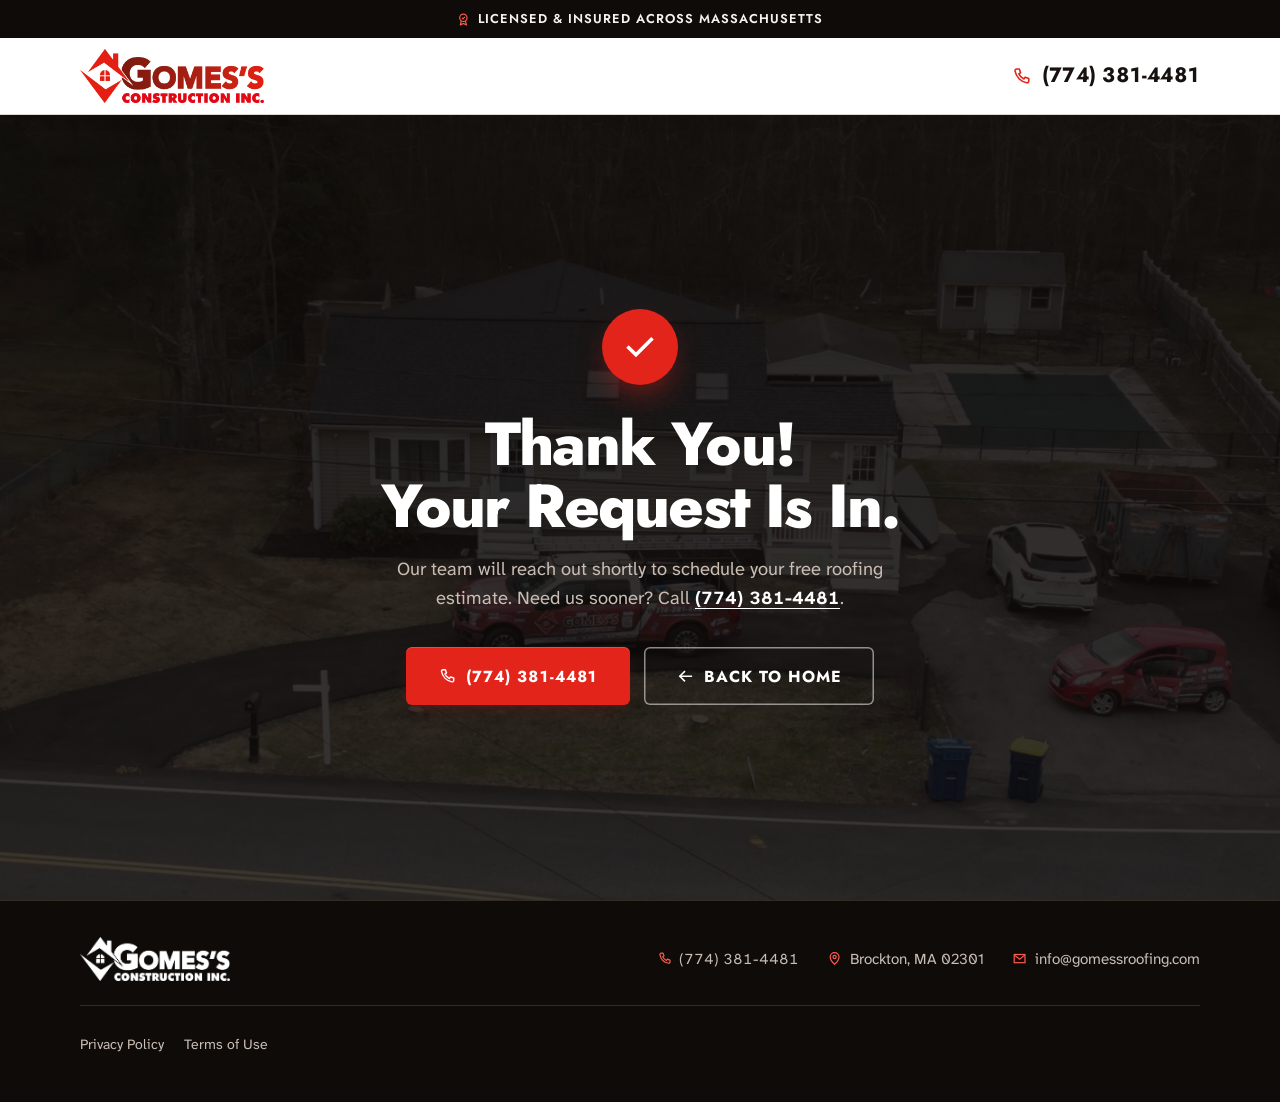
<file: lp/roofing/thank-you/index.html>
<!doctype html>
<html lang="en">
<head>
  <meta charset="utf-8">
  <meta name="viewport" content="width=device-width, initial-scale=1">
  <!-- Google Tag Manager -->
  <script>(function(w,d,s,l,i){w[l]=w[l]||[];w[l].push({'gtm.start':
  new Date().getTime(),event:'gtm.js'});var f=d.getElementsByTagName(s)[0],
  j=d.createElement(s),dl=l!='dataLayer'?'&l='+l:'';j.async=true;j.src=
  'https://www.googletagmanager.com/gtm.js?id='+i+dl;f.parentNode.insertBefore(j,f);
  })(window,document,'script','dataLayer','GTM-TX7CTJMK');</script>
  <!-- End Google Tag Manager -->
  <!-- Meta Pixel Code -->
  <script>
  !function(f,b,e,v,n,t,s)
  {if(f.fbq)return;n=f.fbq=function(){n.callMethod?
  n.callMethod.apply(n,arguments):n.queue.push(arguments)};
  if(!f._fbq)f._fbq=n;n.push=n;n.loaded=!0;n.version='2.0';
  n.queue=[];t=b.createElement(e);t.async=!0;
  t.src=v;s=b.getElementsByTagName(e)[0];
  s.parentNode.insertBefore(t,s)}(window, document,'script',
  'https://connect.facebook.net/en_US/fbevents.js');
  fbq('init', '1625205539333859');
  fbq('track', 'PageView');
  </script>
  <!-- End Meta Pixel Code -->
  <title>Thank You | Gomes's Construction</title>
  <meta name="robots" content="noindex, nofollow">
  <meta name="theme-color" content="#17120f">
  <link rel="icon" href="../../../favicon.ico" sizes="32x32">
  <link rel="icon" href="../../../assets/logo/favicon.svg" type="image/svg+xml">
  <link rel="apple-touch-icon" href="../../../apple-touch-icon.png">
  <link rel="manifest" href="../../../site.webmanifest">
  <link rel="preconnect" href="https://fonts.googleapis.com">
  <link rel="preconnect" href="https://fonts.gstatic.com" crossorigin>
  <link href="https://fonts.googleapis.com/css2?family=Atkinson+Hyperlegible+Next:wght@400;500;700&family=Jost:wght@600;700;800&display=swap" rel="stylesheet">
  <link rel="stylesheet" href="../lp.css?v=20261014">
  <!-- Google Tag Manager: paste the GTM snippet here (conversion page) -->
</head>
<body>
  <!-- Google Tag Manager (noscript) -->
  <noscript><iframe src="https://www.googletagmanager.com/ns.html?id=GTM-TX7CTJMK"
  height="0" width="0" style="display:none;visibility:hidden"></iframe></noscript>
  <!-- End Google Tag Manager (noscript) -->
  <!-- Meta Pixel Code (noscript) -->
  <noscript><img height="1" width="1" style="display:none"
  src="https://www.facebook.com/tr?id=1625205539333859&ev=PageView&noscript=1"
  /></noscript>
  <!-- End Meta Pixel Code (noscript) -->
  <!-- Google Tag Manager (noscript): paste here -->
  <svg class="sprite" aria-hidden="true">
    <symbol id="i-phone" viewBox="0 0 24 24"><path d="M6.6 3.5h3l1.5 4.2-2.1 1.5a12 12 0 0 0 5.8 5.8l1.5-2.1 4.2 1.5v3a2 2 0 0 1-2.2 2A17 17 0 0 1 4.6 5.7a2 2 0 0 1 2-2.2Z" fill="none" stroke="currentColor" stroke-width="1.9" stroke-linejoin="round"/></symbol>
    <symbol id="i-check" viewBox="0 0 24 24"><path d="m4.5 12.5 4.8 4.7L19.5 7" fill="none" stroke="currentColor" stroke-width="2.4" stroke-linecap="square"/></symbol>
    <symbol id="i-seal" viewBox="0 0 24 24"><circle cx="12" cy="9.5" r="6" fill="none" stroke="currentColor" stroke-width="1.9"/><path d="m8.6 14.5-1.6 6.5 5-2.4 5 2.4-1.6-6.5" fill="none" stroke="currentColor" stroke-width="1.9" stroke-linejoin="round"/><path d="m9.6 9.6 1.7 1.7 3.3-3.4" fill="none" stroke="currentColor" stroke-width="1.9"/></symbol>
    <symbol id="i-back" viewBox="0 0 24 24"><path d="M20 12H5M11 6l-6 6 6 6" fill="none" stroke="currentColor" stroke-width="2" stroke-linecap="square"/></symbol>
    <symbol id="i-pin" viewBox="0 0 24 24"><path d="M12 21s7-6.3 7-11.5A7 7 0 0 0 5 9.5C5 14.7 12 21 12 21Z" fill="none" stroke="currentColor" stroke-width="1.9"/><circle cx="12" cy="9.5" r="2.5" fill="none" stroke="currentColor" stroke-width="1.9"/></symbol>
    <symbol id="i-mail" viewBox="0 0 24 24"><rect x="3.5" y="5.5" width="17" height="13" fill="none" stroke="currentColor" stroke-width="1.9"/><path d="m4 6.5 8 6.5 8-6.5" fill="none" stroke="currentColor" stroke-width="1.9"/></symbol>
  </svg>

  <div class="topbar">
    <div class="wrap topbar__in">
      <svg class="ico" aria-hidden="true"><use href="#i-seal"/></svg>
      <span>Licensed &amp; Insured Across Massachusetts</span>
    </div>
  </div>

  <header class="header">
    <div class="wrap header__in">
      <a class="header__logo" href="../../../" aria-label="Gomes's Construction Inc. home">
        <img src="../../../assets/logo/gomes-logo.webp" alt="Gomes's Construction Inc." width="180" height="52">
      </a>
      <div class="header__actions">
        <a class="header__tel tel" href="tel:+17743814481">
          <svg class="ico" aria-hidden="true"><use href="#i-phone"/></svg>
          <span>(774) 381-4481</span>
        </a>
      </div>
    </div>
  </header>

  <main class="thanks" aria-labelledby="thanks-title">
    <div class="wrap thanks__in">
      <span class="thanks__mark" aria-hidden="true"><svg><use href="#i-check"/></svg></span>
      <h1 class="thanks__title" id="thanks-title">Thank You!<br> Your Request Is In.</h1>
      <p class="thanks__text">Our team will reach out shortly to schedule your free roofing estimate. Need us sooner? Call <a class="tel" href="tel:+17743814481">(774) 381-4481</a>.</p>
      <div class="thanks__actions">
        <a class="btn btn--lg" href="tel:+17743814481"><svg class="ico" aria-hidden="true"><use href="#i-phone"/></svg><span class="tel">(774) 381-4481</span></a>
        <a class="btn btn--lg btn--ghost" href="../../../"><svg class="ico" aria-hidden="true"><use href="#i-back"/></svg>Back to Home</a>
      </div>
    </div>
  </main>

  <footer class="footer">
    <div class="wrap footer__in">
      <img class="footer__logo" src="../../../assets/logo/gomes-logo-white.webp" alt="" width="150" height="43" loading="lazy">
      <ul class="footer__list">
        <li><a class="tel" href="tel:+17743814481"><svg class="ico" aria-hidden="true"><use href="#i-phone"/></svg>(774) 381-4481</a></li>
        <li><svg class="ico" aria-hidden="true"><use href="#i-pin"/></svg>Brockton, MA 02301</li>
        <li><a href="mailto:info@gomessroofing.com"><svg class="ico" aria-hidden="true"><use href="#i-mail"/></svg>info@gomessroofing.com</a></li>
      </ul>
      <ul class="footer__legal">
        <li><a href="../../../privacy-policy/">Privacy Policy</a></li>
        <li><a href="../../../terms-of-use/">Terms of Use</a></li>
      </ul>
    </div>
  </footer>
</body>
</html>
</file>
<file: assets/css/styles.css>
/* Gomes's Construction Inc. — layered system */
:root {
  --paper: #ffffff;
  --paper-2: #f3f1ee;
  --paper-3: #e9e5e0;
  --rule: #ddd7d1;
  --ink: #17120f;
  --ink-2: #463d38;
  --ink-3: #6e625b;
  --brick: #7a1a12;
  --red: #e3241b;
  --red-ink: #c81e16;
  --red-wash: #fbe9e7;

  --f-display: "Jost", "Futura", "Century Gothic", sans-serif;
  --f-body: "Atkinson Hyperlegible Next", "Atkinson Hyperlegible", system-ui, sans-serif;

  --wrap: 1240px;
  --gutter: clamp(16px, 4vw, 40px);
  --sec: clamp(88px, 11vw, 152px);
  --ease: cubic-bezier(.16, 1, .3, 1);
  --header-h: 84px;
  --r-sm: 6px;
  --r-md: 10px;
  --z-header: 50;
  --z-callbar: 60;
  --z-grain: 70;
  --z-skip: 100;
}

*, *::before, *::after { box-sizing: border-box; }
html { -webkit-text-size-adjust: 100%; scroll-behavior: smooth; scroll-padding-top: calc(var(--header-h) + 12px); }
@media (prefers-reduced-motion: reduce) { html { scroll-behavior: auto; } }
body {
  margin: 0;
  background: var(--paper);
  color: var(--ink);
  font-family: var(--f-body);
  font-size: 1.125rem;
  line-height: 1.6;
  text-rendering: optimizeLegibility;
  -webkit-font-smoothing: antialiased;
  overflow-x: clip;
}
img, video, svg { display: block; max-width: 100%; }
img { height: auto; }
a { color: inherit; text-underline-offset: .2em; text-decoration-thickness: 1px; }
h1, h2, h3, p, ol, ul, dl, dd, figure, blockquote { margin: 0; }
ol, ul { padding: 0; list-style: none; }
button, input, select, textarea { font: inherit; color: inherit; }
::selection { background: var(--red); color: #fff; }
input, textarea { caret-color: var(--red); }
:focus-visible { outline: 3px solid var(--red); outline-offset: 3px; }
html { scrollbar-color: #b9b0a9 var(--paper-2); }
::-webkit-scrollbar { width: 12px; }
::-webkit-scrollbar-track { background: var(--paper-2); }
::-webkit-scrollbar-thumb { background: #b9b0a9; border: 3px solid var(--paper-2); }
::-webkit-scrollbar-thumb:hover { background: var(--brick); }

.wrap { width: min(100% - 2 * var(--gutter), var(--wrap)); margin-inline: auto; }
.sprite { position: absolute; width: 0; height: 0; overflow: hidden; }
p { text-wrap: pretty; }
.tel, .link-call, .spec dd, .warranty__num, .score__num, .footer__list, .form__fine { font-variant-numeric: tabular-nums lining-nums; }
/* paper grain: fixed and non-interactive, so it never repaints with scroll */
body::after {
  content: ""; position: fixed; inset: 0; z-index: var(--z-grain); pointer-events: none; opacity: .045;
  background-image: url("data:image/svg+xml,%3Csvg xmlns='http://www.w3.org/2000/svg' width='180' height='180'%3E%3Cfilter id='n'%3E%3CfeTurbulence type='fractalNoise' baseFrequency='.9' numOctaves='2' stitchTiles='stitch'/%3E%3CfeColorMatrix values='0 0 0 0 .09 0 0 0 0 .07 0 0 0 0 .06 0 0 0 .9 0'/%3E%3C/filter%3E%3Crect width='100%25' height='100%25' filter='url(%23n)'/%3E%3C/svg%3E");
}
.sr { position: absolute; width: 1px; height: 1px; overflow: hidden; clip: rect(0 0 0 0); white-space: nowrap; }
.skip { position: absolute; left: 16px; top: -60px; z-index: var(--z-skip); background: var(--ink); color: #fff; padding: 10px 16px; }
.skip:focus { top: 12px; }
.ico { width: 1.15em; height: 1.15em; flex: none; }

/* ---------- type ---------- */
.h2 {
  font-family: var(--f-display);
  font-weight: 800;
  font-size: clamp(2.1rem, 1.3rem + 3vw, 3.6rem);
  line-height: 1.02;
  letter-spacing: -.025em;
  text-wrap: balance;
  max-width: 18ch;
}
.lede { font-size: 1.3rem; line-height: 1.5; color: var(--ink); }
.prose p + p { margin-top: 1em; }
.prose { color: var(--ink-2); max-width: 62ch; }

/* ---------- buttons ---------- */
.btn {
  --b: var(--red);
  display: inline-flex; align-items: center; justify-content: center; gap: .7em;
  min-height: 52px; padding: 0 1.5em;
  background: var(--b); color: #fff;
  font-family: var(--f-display); font-weight: 700; font-size: .98rem; letter-spacing: .06em; text-transform: uppercase;
  text-decoration: none; border: 0; border-radius: var(--r-sm); cursor: pointer;
  box-shadow: 0 1px 0 rgba(122, 26, 18, .55), 0 6px 14px -10px rgba(58, 30, 20, .4);
  transition: background-color .25s var(--ease), transform .25s var(--ease), box-shadow .25s var(--ease);
}
.btn .ico { transition: transform .35s var(--ease); }
.btn:hover { --b: var(--brick); transform: translateY(-1px); box-shadow: 0 1px 0 rgba(122, 26, 18, .6), 0 10px 18px -12px rgba(23, 18, 15, .5); }
.btn:hover .ico { transform: translateX(4px); }
.btn:active { transform: translateY(1px) scale(.98); transition-duration: .08s; }
.chip span { transition: border-color .2s, background-color .2s, color .2s, transform .1s; }
.chip:active span { transform: scale(.97); }
.link-call:active .ico, .video-toggle:active { transform: scale(.94); }
.btn--sm { min-height: 44px; padding: 0 1.15em; font-size: .86rem; }
.btn--lg { min-height: 60px; padding: 0 1.8em; font-size: 1.02rem; }
.btn--block { width: 100%; }
.btn[disabled] { opacity: .65; cursor: progress; transform: none; }

/* ---------- header ---------- */
.site-header {
  position: fixed; top: 0; left: 0; right: 0; z-index: var(--z-header);
  background: var(--paper);
  border-bottom: 1px solid transparent;
  transition: background-color .4s var(--ease), border-color .3s, box-shadow .3s;
}
.brand { position: relative; display: block; }
.brand .brand__light { position: absolute; inset: 0; opacity: 0; transition: opacity .4s var(--ease); }
.brand .brand__dark { transition: opacity .4s var(--ease); }
.site-header.is-over { background: transparent; box-shadow: none; border-color: transparent; }
.site-header.is-over .brand__dark { opacity: 0; }
.site-header.is-over .brand__light { opacity: 1; }
.site-header.is-over .nav a, .site-header.is-over .tel, .site-header.is-over .nav a:hover { color: #fff; }
.site-header.is-over .tel .ico { color: #fff; }
.site-header.is-over .menu-btn { background: transparent; border-color: rgba(255, 255, 255, .45); }
.site-header.is-over .menu-btn__bars, .site-header.is-over .menu-btn__bars::before, .site-header.is-over .menu-btn__bars::after { background: #fff; }
.site-header.is-scrolled { border-color: var(--rule); box-shadow: 0 8px 24px -20px rgba(23, 18, 15, .5); }
.site-header__row { display: flex; align-items: center; gap: 32px; height: var(--header-h); }
.brand img { width: 196px; height: auto; }
.nav { margin-left: auto; }
.nav ul { display: flex; gap: 28px; }
.nav a {
  font-family: var(--f-display); font-weight: 600; font-size: .98rem; text-decoration: none; color: var(--ink-2);
  padding: 6px 0; background: linear-gradient(var(--red), var(--red)) left bottom / 0 2px no-repeat;
  transition: background-size .35s var(--ease), color .2s;
}
.nav a:hover, .nav a.is-current { color: var(--ink); background-size: 100% 2px; }
.nav a { white-space: nowrap; }
@media (max-width: 1320px) { .nav ul { gap: 20px; } .site-header__row { gap: 24px; } }
.site-header__actions { display: flex; align-items: center; gap: 20px; }
.tel { display: inline-flex; align-items: center; gap: 8px; font-family: var(--f-display); font-weight: 700; text-decoration: none; white-space: nowrap; }
.tel .ico { color: var(--red); }
.menu-btn { display: none; margin-left: auto; width: 48px; height: 48px; border: 1px solid var(--rule); background: var(--paper); border-radius: var(--r-sm); cursor: pointer; }
.menu-btn__bars, .menu-btn__bars::before, .menu-btn__bars::after { display: block; width: 20px; height: 2px; background: var(--ink); margin: auto; position: relative; transition: transform .3s var(--ease), background-color .2s; }
.menu-btn__bars::before, .menu-btn__bars::after { content: ""; position: absolute; left: 0; }
.menu-btn__bars::before { top: -6px; } .menu-btn__bars::after { top: 6px; }
.menu-btn[aria-expanded="true"] .menu-btn__bars { background: transparent; }
.menu-btn[aria-expanded="true"] .menu-btn__bars::before { transform: translateY(6px) rotate(45deg); }
.menu-btn[aria-expanded="true"] .menu-btn__bars::after { transform: translateY(-6px) rotate(-45deg); }
.mobile-nav { border-top: 1px solid var(--rule); padding: 8px var(--gutter) 24px; background: var(--paper); }
.mobile-nav ul { margin-bottom: 16px; }
.mobile-nav a:not(.btn) { display: block; padding: 14px 0; border-bottom: 1px solid var(--paper-3); font-family: var(--f-display); font-weight: 700; font-size: 1.25rem; text-decoration: none; }

@media (max-width: 1080px) {
  .nav { display: none; }
  .site-header__actions { margin-left: auto; }
}
@media (max-width: 720px) {
  :root { --header-h: 68px; }
  .brand img { width: 150px; }
  .site-header__actions { display: none; }
  .menu-btn { display: block; }
}

/* ---------- hero (full-bleed drone film) ---------- */
.hero {
  position: relative; isolation: isolate; overflow: hidden;
  min-height: 100vh; min-height: 100dvh; display: flex; align-items: flex-end;
  padding: calc(var(--header-h) + 40px) 0 clamp(40px, 8vh, 96px);
  background: #17120f; color: #fff;
}
.hero__media { position: absolute; inset: 0; z-index: -1; }
.hero__video { width: 100%; height: 100%; object-fit: cover; }
.hero__media::after {
  content: ""; position: absolute; inset: 0;
  background:
    radial-gradient(120% 55% at 50% 118%, rgba(122, 26, 18, .62), rgba(122, 26, 18, 0) 62%),
    linear-gradient(180deg, rgba(23, 18, 15, .62) 0%, rgba(23, 18, 15, .16) 24%, rgba(23, 18, 15, .4) 50%, rgba(23, 18, 15, .9) 100%),
    linear-gradient(90deg, rgba(23, 18, 15, .5) 0%, rgba(23, 18, 15, .08) 55%, rgba(23, 18, 15, .4) 100%);
}
.hero__grid { display: grid; grid-template-columns: minmax(0, 1.4fr) minmax(0, .8fr); gap: 40px clamp(48px, 7vw, 120px); align-items: end; }
.hero__title {
  font-family: var(--f-display); font-weight: 500;
  font-size: clamp(2.7rem, min(1rem + 5.2vw, 10.5vh), 6rem);
  line-height: .96; letter-spacing: -.035em; text-wrap: balance; max-width: 13ch;
  text-shadow: 0 2px 30px rgba(23, 18, 15, .35);
}
.hero__side { padding-bottom: .4em; }
.hero__sub { font-size: clamp(1.1rem, 1rem + .35vw, 1.3rem); line-height: 1.5; color: rgba(255, 255, 255, .86); max-width: 38ch; }
.hero__sub strong { color: #fff; font-weight: 700; }
.hero__actions { display: flex; flex-wrap: wrap; align-items: center; gap: 16px 24px; margin-top: 28px; }
.hero__actions .btn--lg { padding: 0 1.5em; }
.link-call { display: inline-flex; align-items: center; gap: 12px; text-decoration: none; font-family: var(--f-display); font-weight: 700; font-size: 1.2rem; line-height: 1.15; }
.link-call .ico { width: 44px; height: 44px; padding: 11px; border: 1.5px solid currentColor; border-radius: 50%; transition: background-color .25s, color .25s, border-color .25s; }
.link-call small { display: block; font-family: var(--f-body); font-weight: 500; font-size: .85rem; opacity: .75; letter-spacing: 0; }
.link-call:hover .ico { background: #fff; color: var(--ink); border-color: #fff; }
.hero .status { color: rgba(255, 255, 255, .8); }
.hero .status.is-closed i { background: rgba(255, 255, 255, .55); }
.rating { display: inline-flex; align-items: center; gap: 12px; margin-top: 24px; padding-top: 18px; border-top: 1px solid rgba(255, 255, 255, .22); text-decoration: none; color: rgba(255, 255, 255, .82); font-size: 1rem; }
.rating b { color: #fff; }
.rating:hover span:last-child { text-decoration: underline; }
.stars { display: inline-flex; gap: 2px; color: var(--red); }
.stars svg { width: 18px; height: 18px; }
.hero__toggle {
  position: absolute; right: var(--gutter); top: calc(var(--header-h) + 16px); width: 40px; height: 40px; border-radius: 50%;
  display: grid; place-items: center; border: 1px solid rgba(255, 255, 255, .4); background: rgba(23, 18, 15, .25); color: #fff; cursor: pointer;
  transition: background-color .25s, border-color .25s;
}
.hero__toggle:hover { background: rgba(23, 18, 15, .55); border-color: #fff; }
.hero__toggle svg { width: 14px; height: 14px; }

.cutaway { width: 100%; height: auto; overflow: visible; }
.layer h3 b {
  display: inline-grid; place-items: center; width: 22px; height: 22px; border-radius: 50%; flex: none;
  background: var(--red); color: #fff; font-family: var(--f-display); font-size: .78rem; font-weight: 700;
}
.cw-layer { transition: transform .9s var(--ease), opacity .5s var(--ease); }
.cutaway--system .cw-layer { transition: opacity .4s var(--ease); will-change: transform; }
.cw-inner { transition: transform .6s var(--ease); }
.is-exploded .cw-layer.is-active .cw-inner { transform: translateY(-14px); }
.cw-veil { opacity: 0; transition: opacity .5s var(--ease); pointer-events: none; }
.is-exploded .cw-layer.is-dim .cw-veil { opacity: .3; }
.cw-outline { opacity: 0; transition: opacity .4s var(--ease); }
.is-exploded .cw-layer.is-active .cw-outline { opacity: 1; }
.cw-callouts { transition: opacity .3s linear; }
.cw-callout__dot { fill: #a69a92; transition: fill .3s; }
.cw-callout__line { fill: none; stroke: #c3b9b2; stroke-width: 1; transition: stroke .3s; }
.cw-callout__text { font-family: var(--f-display); font-weight: 600; font-size: 18px; fill: var(--ink-3); transition: fill .3s; }
.cw-callout__num { fill: #b3a8a1; font-weight: 700; }
.cw-callout.is-active .cw-callout__dot { fill: var(--red); }
.cw-callout.is-active .cw-callout__line { stroke: var(--red); stroke-width: 1.5; }
.cw-callout.is-active .cw-callout__text { fill: var(--ink); font-weight: 700; }
.cw-callout.is-active .cw-callout__num { fill: var(--red); }

@media (max-width: 960px) {
  .hero__grid { grid-template-columns: 1fr; gap: 24px; }
  .hero__title { max-width: 14ch; }
  .hero__media::after {
    background:
      radial-gradient(140% 50% at 50% 115%, rgba(122, 26, 18, .6), rgba(122, 26, 18, 0) 60%),
      linear-gradient(180deg, rgba(23, 18, 15, .6) 0%, rgba(23, 18, 15, .2) 22%, rgba(23, 18, 15, .55) 50%, rgba(23, 18, 15, .92) 100%);
  }
}
@media (max-width: 600px) {
  .hero { padding-bottom: 32px; }
  .hero__title { font-size: clamp(2.4rem, 10.5vw, 3.2rem); }
  .hero__toggle { top: calc(var(--header-h) + 12px); width: 36px; height: 36px; }
}

/* ---------- sections ---------- */
.section { padding-block: var(--sec) calc(var(--sec) * 1.12); }
.section--tint { background: var(--paper-2); }
.section-head { margin-bottom: clamp(40px, 5vw, 72px); }
.section-head--split { display: flex; align-items: end; justify-content: space-between; gap: 24px 48px; flex-wrap: wrap; }
.section-head__note { max-width: 34ch; color: var(--ink-2); }
.section-cta { margin-top: clamp(48px, 5vw, 72px); display: flex; justify-content: center; }
.plate { position: relative; margin: 0; background: var(--paper-3); overflow: hidden; }
.plate img, .plate video { width: 100%; height: 100%; object-fit: cover; }
.plate figcaption {
  position: absolute; left: 0; bottom: 0; padding: 8px 12px; background: rgba(23, 18, 15, .78); color: #fff;
  font-family: var(--f-display); font-weight: 600; font-size: .8rem; letter-spacing: .04em;
}

/* ---------- about ---------- */
.about__grid { display: grid; grid-template-columns: 1.1fr 1fr; gap: clamp(40px, 6vw, 96px); align-items: center; }
.about { padding-block: clamp(64px, 8vw, 112px) clamp(72px, 9vw, 124px); }
.about__photo { aspect-ratio: 4 / 3.5; overflow: visible; margin-bottom: 36px; }
.about__photo > img:first-child { position: absolute; inset: 0; }
.about__photo .about__inset { position: absolute; right: -28px; bottom: -36px; width: 40%; height: auto !important; aspect-ratio: 4 / 3; object-fit: cover; outline: 8px solid var(--paper); box-shadow: 0 24px 40px -24px rgba(58, 30, 20, .55); }
.about__photo figcaption { z-index: 1; }
.about__copy .h2 { margin-bottom: 24px; }
.about__badges { display: flex; flex-wrap: wrap; align-items: center; gap: 20px 28px; margin: 32px 0; padding-top: 28px; border-top: 1px solid var(--rule); }
.about__badges img { height: clamp(64px, 6vw, 88px); width: auto; }
.spec { margin: 40px 0; border-top: 2px solid var(--ink); }
.spec div { display: grid; grid-template-columns: 11rem 1fr; gap: 16px; padding: 14px 0; border-bottom: 1px solid var(--rule); }
.spec dt { font-family: var(--f-display); font-weight: 600; font-size: .92rem; color: var(--ink-3); text-transform: uppercase; letter-spacing: .06em; padding-top: .15em; }
.spec dd { font-family: var(--f-display); font-weight: 700; font-size: 1.15rem; font-variant-numeric: tabular-nums; }
@media (max-width: 900px) {
  .about__grid { grid-template-columns: 1fr; }
  .about__photo { aspect-ratio: 16 / 10; }
  .about__photo .about__inset { right: 12px; width: 40%; }
}
@media (max-width: 480px) { .spec div { grid-template-columns: 1fr; gap: 2px; } }

/* ---------- services (photo cards) ---------- */
.svc-grid { display: grid; grid-template-columns: repeat(2, minmax(0, 1fr)); gap: clamp(16px, 2vw, 28px); }
.svc-card {
  display: flex; flex-direction: column; background: var(--paper); border-radius: var(--r-md); overflow: hidden;
  box-shadow: 0 1px 0 rgba(58, 30, 20, .06), 0 18px 36px -28px rgba(58, 30, 20, .45);
  transition: transform .5s var(--ease), box-shadow .5s var(--ease);
}
.svc-card__media { position: relative; margin: 0; aspect-ratio: 16 / 9; overflow: hidden; background: var(--paper-3); }
.svc-card__media img { width: 100%; height: 100%; object-fit: cover; transition: transform 1.2s var(--ease); }
.svc-card__body { display: grid; grid-template-columns: 40px 1fr; column-gap: 16px; padding: clamp(22px, 2.4vw, 32px); }
.svc-card__ico { width: 32px; height: 32px; color: var(--red); grid-row: span 2; margin-top: 2px; }
.svc-card h3 { font-family: var(--f-display); font-weight: 800; font-size: clamp(1.35rem, 1.1rem + .8vw, 1.7rem); line-height: 1.12; letter-spacing: -.015em; }
.svc-card p { margin-top: 8px; color: var(--ink-2); max-width: 46ch; }
.svc-card:hover { transform: translateY(-4px); box-shadow: 0 1px 0 rgba(58, 30, 20, .06), 0 28px 48px -30px rgba(58, 30, 20, .55); }
.svc-card:hover .svc-card__media img { transform: scale(1.05); }
@media (min-width: 1100px) {
  .svc-grid { grid-template-columns: repeat(3, minmax(0, 1fr)); }
  .svc-card h3 { font-size: 1.45rem; }
}
@media (max-width: 760px) {
  .svc-grid { grid-template-columns: 1fr; }
  .svc-card__body { grid-template-columns: 1fr; row-gap: 12px; }
  .svc-card__ico { grid-row: auto; }
}
@media (prefers-reduced-motion: reduce) { .svc-card, .svc-card__media img { transition: none; } .svc-card:hover { transform: none; } }

/* ---------- gallery carousel ---------- */
.carousel { overflow: hidden; cursor: grab; touch-action: pan-y; user-select: none; -webkit-user-select: none; outline-offset: -3px; }
.carousel.is-dragging { cursor: grabbing; }
.carousel { position: relative; }
.carousel::before, .carousel::after {
  content: ""; position: absolute; top: 0; bottom: 0; z-index: 1; width: clamp(56px, 12vw, 220px); pointer-events: none;
}
.carousel::before { left: 0; background: linear-gradient(90deg, var(--paper) 0%, rgba(255, 255, 255, .85) 30%, rgba(255, 255, 255, 0) 100%); }
.carousel::after { right: 0; background: linear-gradient(270deg, var(--paper) 0%, rgba(255, 255, 255, .85) 30%, rgba(255, 255, 255, 0) 100%); }
.carousel__track { display: flex; width: max-content; will-change: transform; }
.carousel__set { display: flex; gap: clamp(12px, 1.4vw, 20px); padding-right: clamp(12px, 1.4vw, 20px); }
.carousel__set li { flex: none; }
.carousel__set img {
  display: block; height: clamp(240px, 32vw, 460px); width: auto; border-radius: var(--r-md); background: var(--paper-3);
  pointer-events: none; -webkit-user-drag: none;
}
.work .section-cta { margin-top: clamp(40px, 4vw, 56px); }

/* ---------- reviews ---------- */
.score { display: inline-flex; align-items: center; gap: 16px; text-decoration: none; }
.score__num { font-family: var(--f-display); font-weight: 800; font-size: 4.2rem; line-height: .9; letter-spacing: -.04em; }
.score__meta { display: grid; gap: 4px; font-family: var(--f-display); font-weight: 600; }
.score__meta > span:last-child { display: inline-flex; align-items: center; gap: 6px; }
.score:hover .score__meta > span:last-child { color: var(--red-ink); }
/* review marquee: two rows, opposite directions, pause on hover */
.reviews__marquee { position: relative; display: grid; gap: clamp(14px, 1.6vw, 20px); }
.reviews__marquee::before, .reviews__marquee::after { content: ""; position: absolute; top: 0; bottom: 0; z-index: 1; width: clamp(56px, 16vw, 280px); pointer-events: none; }
.reviews__marquee::before { left: 0; background: linear-gradient(90deg, var(--paper-2) 0%, rgba(243, 241, 238, .85) 30%, rgba(243, 241, 238, 0) 100%); }
.reviews__marquee::after { right: 0; background: linear-gradient(270deg, var(--paper-2) 0%, rgba(243, 241, 238, .85) 30%, rgba(243, 241, 238, 0) 100%); }
.rmq { overflow: hidden; }
.rmq__track { display: flex; width: max-content; animation: rmq 90s linear infinite; }
.rmq--reverse .rmq__track { animation-direction: reverse; animation-duration: 100s; }
.rmq:hover .rmq__track { animation-play-state: paused; }
@keyframes rmq { to { transform: translateX(-50%); } }
.rmq__group { display: flex; gap: clamp(14px, 1.6vw, 20px); padding-right: clamp(14px, 1.6vw, 20px); }
.rv {
  flex: none; width: clamp(280px, 26vw, 360px); display: grid; align-content: start; gap: 14px;
  padding: 22px 22px 24px; background: var(--paper); border: 1px solid var(--rule); border-radius: var(--r-md);
  transition: border-color .3s, box-shadow .3s;
}
.rv:hover { border-color: #cdc4bd; box-shadow: 0 16px 30px -24px rgba(58, 30, 20, .5); }
.rv__head { display: grid; grid-template-columns: 40px 1fr auto; align-items: center; gap: 12px; }
.rv__avatar { width: 40px; height: 40px; border-radius: 50%; display: grid; place-items: center; font-family: var(--f-display); font-weight: 700; font-size: .92rem; color: #fff; letter-spacing: .02em; }
.rv__avatar--0 { background: var(--red); }
.rv__avatar--1 { background: var(--brick); }
.rv__avatar--2 { background: var(--ink); }
.rv__who { display: grid; line-height: 1.25; min-width: 0; }
.rv__who b { font-family: var(--f-display); font-weight: 700; font-size: 1rem; white-space: nowrap; overflow: hidden; text-overflow: ellipsis; }
.rv__who span { font-size: .85rem; color: var(--ink-3); }
.rv__stars { display: inline-flex; gap: 1px; color: var(--red); }
.rv__stars svg { width: 14px; height: 14px; }
.rv blockquote p { color: var(--ink-2); font-size: 1rem; line-height: 1.55; display: -webkit-box; -webkit-line-clamp: 5; -webkit-box-orient: vertical; overflow: hidden; }
.reviews .section-cta { margin-top: clamp(40px, 4vw, 56px); }
@media (prefers-reduced-motion: reduce) {
  .rmq { overflow-x: auto; scrollbar-width: none; }
  .rmq__track { animation: none; }
  .rmq__group[aria-hidden] { display: none; }
}

/* ---------- system (pinned) ---------- */
.system { position: relative; background: var(--paper); }
.system__track { position: relative; height: 380vh; }
.system__stick { position: sticky; top: var(--header-h); height: calc(100vh - var(--header-h)); height: calc(100dvh - var(--header-h)); display: flex; align-items: center; overflow: hidden; }
.system__grid { display: grid; grid-template-columns: minmax(0, .82fr) minmax(0, 1.18fr); gap: clamp(32px, 4vw, 72px); align-items: center; }
.system .h2 { font-size: clamp(2rem, 1.2rem + 2.4vw, 3.2rem); }
.system__intro { margin-top: 16px; color: var(--ink-2); font-size: 1rem; line-height: 1.55; max-width: 52ch; }
.cutaway--system { max-height: calc(100vh - var(--header-h) - 40px); max-height: calc(100dvh - var(--header-h) - 40px); }
.layers { margin-top: 22px; border-top: 2px solid var(--ink); }
.layer { display: grid; grid-template-rows: auto 0fr; border-bottom: 1px solid var(--rule); padding: 9px 0; cursor: pointer; color: var(--ink-3); transition: color .3s, grid-template-rows .5s var(--ease); }
.layer h3 { display: flex; align-items: center; gap: 12px; font-family: var(--f-display); font-weight: 700; font-size: 1.12rem; line-height: 1.2; }
.layer h3 b { background: var(--paper-3); color: var(--ink-3); transition: background-color .3s, color .3s; }
.layer__body { min-height: 0; overflow: hidden; display: flex; gap: 16px; align-items: flex-start; padding-left: 34px; }
.layer__body p { color: var(--ink-2); font-size: 1rem; max-width: 46ch; flex: 1; }
.layer__body img { width: 148px; height: 104px; object-fit: cover; flex: none; background: var(--paper-3); }
.layer.is-active { color: var(--ink); }
.layer.is-active h3 b { background: var(--red); color: #fff; }
.layer.is-active { grid-template-rows: auto 1fr; }
.layer.is-active .layer__body { padding-top: 6px; }
.system__visual { position: relative; isolation: isolate; }
.system__visual::before {
  content: ""; position: absolute; inset: -4% -6%; z-index: -1; pointer-events: none;
  background-image: linear-gradient(var(--rule) 1px, transparent 1px), linear-gradient(90deg, var(--rule) 1px, transparent 1px);
  background-size: 34px 34px; opacity: .55;
  -webkit-mask: radial-gradient(closest-side, #000 35%, transparent); mask: radial-gradient(closest-side, #000 35%, transparent);
}
.layers { position: relative; }
.layers::before, .layers::after { content: ""; position: absolute; left: 10px; top: 22px; bottom: 22px; width: 2px; border-radius: 2px; }
.layers::before { background: var(--paper-3); }
.layers::after { background: var(--red); transform: scaleY(var(--lp, 0)); transform-origin: top; }
.layer h3 b { position: relative; z-index: 1; box-shadow: 0 0 0 4px var(--paper); }
.system__plates { position: absolute; right: 0; bottom: 4%; width: clamp(120px, 13vw, 170px); aspect-ratio: 3 / 4; }
.mini-plate { position: absolute; inset: 0; margin: 0; opacity: 0; transform: translateY(16px); transition: opacity .5s var(--ease), transform .7s var(--ease); background: var(--paper-3); box-shadow: 0 18px 36px -18px rgba(23, 18, 15, .55); outline: 6px solid #fff; }
.mini-plate.is-active { opacity: 1; transform: none; }
.mini-plate img { width: 100%; height: 100%; object-fit: cover; }
.mini-plate figcaption { position: absolute; left: 0; right: 0; bottom: 0; padding: 6px 8px; background: rgba(23, 18, 15, .8); color: #fff; font-family: var(--f-display); font-weight: 600; font-size: .72rem; letter-spacing: .03em; }

.benefits {
  display: grid; grid-template-columns: minmax(0, 1fr) auto; gap: 32px clamp(32px, 4vw, 64px); align-items: center;
  margin-bottom: 0; padding: clamp(28px, 3.6vw, 48px) clamp(24px, 3.6vw, 56px);
  background: var(--paper-2); border-radius: 16px; border: 1px solid var(--rule);
}
.benefits__list { display: grid; grid-auto-flow: column; gap: 14px clamp(20px, 3vw, 40px); font-family: var(--f-display); font-weight: 700; font-size: 1.15rem; line-height: 1.2; }
.benefits__list li { display: flex; align-items: center; gap: 12px; }
.benefits__ico { flex: none; width: 46px; height: 46px; border-radius: 50%; display: grid; place-items: center; background: #fff; color: var(--red); box-shadow: 0 0 0 1px var(--rule); }
.benefits__ico .ico { width: 22px; height: 22px; }
.warranty { display: flex; gap: 28px; padding-left: clamp(24px, 3vw, 48px); border-left: 1px solid var(--rule); }
.warranty div { display: flex; align-items: center; gap: 10px; }
.warranty__num { font-family: var(--f-display); font-weight: 800; font-size: 4rem; line-height: .85; letter-spacing: -.04em; color: var(--red); }
.warranty__lbl { font-family: var(--f-display); font-weight: 600; font-size: .78rem; line-height: 1.15; letter-spacing: .08em; text-transform: uppercase; color: var(--ink-2); }

@media (max-width: 960px), (max-height: 540px) {
  .system__track { height: auto; }
  .system__stick { position: relative; top: 0; height: auto; display: block; padding-top: var(--sec); overflow: visible; }
  .system__grid { grid-template-columns: 1fr; }
  .layer { color: var(--ink); }
  .layer h3 b { background: var(--red); color: #fff; }
  .layer, .layer.is-active { grid-template-rows: auto 1fr; }
  .layer__body { padding-top: 6px; }
  .cw-layer.is-dim .cw-veil { opacity: 0; }
  .cw-layer.is-active .cw-inner { transform: none; }
  .layers::before, .layers::after { display: none; }
  .system__plates { display: none; }
  .cutaway--system { max-height: none; max-width: 620px; margin-inline: auto; }
  .layer { cursor: default; }
  .benefits { grid-template-columns: 1fr; padding-top: 48px; margin-top: 48px; }
}

/* ---------- process ---------- */
.process__grid { display: grid; grid-template-columns: minmax(0, 5fr) minmax(0, 7fr); gap: clamp(40px, 6vw, 112px); align-items: start; }
.process__head { position: sticky; top: calc(var(--header-h) + 48px); display: grid; gap: 36px; justify-items: start; }
.steps { position: relative; display: grid; }
.step { position: relative; padding: 0 0 clamp(44px, 5vw, 72px) 92px; }
.step:last-child { padding-bottom: 0; }
.step__num {
  position: absolute; top: 0; left: 0; width: 60px; height: 60px; display: grid; place-items: center;
  background: var(--paper-2); border: 2px solid var(--ink); border-radius: 50%;
  font-family: var(--f-display); font-weight: 800; font-size: 1.45rem; z-index: 1;
  transition: background-color .4s var(--ease), color .4s, border-color .4s, transform .5s var(--ease);
}
.step.is-on .step__num { background: var(--red); border-color: var(--red); color: #fff; transform: scale(1.04); }
.step h3 { font-family: var(--f-display); font-weight: 800; font-size: clamp(1.6rem, 1.2rem + 1.4vw, 2.4rem); letter-spacing: -.02em; line-height: 1.05; padding-top: 10px; }
.step p { margin-top: 8px; color: var(--ink-2); font-size: 1.15rem; }
.steps::before { content: ""; position: absolute; top: 30px; bottom: 30px; left: 29px; width: 2px; background: var(--rule); }
.steps::after { content: ""; position: absolute; top: 30px; left: 29px; width: 2px; height: calc(100% - 60px); background: var(--red); transform: scaleY(var(--p, 0)); transform-origin: center top; }
@media (max-width: 960px) {
  .process__grid { grid-template-columns: 1fr; }
  .process__head { position: static; }
}
@media (max-width: 760px) {
  .step { padding-left: 76px; }
  .step__num { width: 52px; height: 52px; font-size: 1.3rem; }
  .steps::before, .steps::after { left: 25px; top: 26px; }
  .steps::before { bottom: 26px; }
  .steps::after { height: calc(100% - 52px); }
}

/* ---------- estimate ---------- */
.estimate__grid { display: grid; grid-template-columns: 1fr 1fr; gap: clamp(40px, 5vw, 88px); align-items: start; }
.area__intro { margin-top: 18px; color: var(--ink-2); max-width: 44ch; }
.area__map { margin-top: 32px; }
.area__map > svg { width: 100%; height: auto; background: var(--paper-2); }
.area__map figcaption { display: flex; flex-wrap: wrap; gap: 8px 24px; align-items: center; margin-top: 14px; font-size: .95rem; color: var(--ink-2); }
.area__map figcaption a { margin-left: auto; display: inline-flex; gap: 6px; align-items: center; font-family: var(--f-display); font-weight: 700; color: var(--red-ink); text-decoration: none; }
.area__map figcaption a:hover { text-decoration: underline; }
.dot { display: inline-block; width: 9px; height: 9px; border-radius: 50%; background: var(--ink); margin-right: 8px; vertical-align: 1px; }
.dot--home { width: 12px; height: 12px; background: var(--red); box-shadow: 0 0 0 3px var(--red-wash); }
.map-town circle { fill: var(--ink); }
.map-town text { font-family: var(--f-body); font-size: 11px; fill: var(--ink-2); paint-order: stroke; stroke: var(--paper-2); stroke-width: 3px; stroke-linejoin: round; }
.map-town.is-major text { font-family: var(--f-display); font-weight: 700; font-size: 13px; fill: var(--ink); }
.map-town.is-out circle { fill: var(--ink-3); opacity: .7; }
.map-ring { fill: none; stroke: #c9c0b9; stroke-width: 1; stroke-dasharray: 2 4; }
.map-ring--60 { stroke: var(--red); stroke-width: 1.5; stroke-dasharray: none; fill: rgba(227, 36, 27, .045); }
.map-ring-lbl { font-family: var(--f-display); font-weight: 600; font-size: 11px; fill: var(--ink-3); letter-spacing: .06em; }
.map-ring-lbl--60 { fill: var(--red-ink); font-weight: 700; }
.towns { margin-top: 24px; border-top: 1px solid var(--rule); padding-top: 16px; }
.towns summary { cursor: pointer; font-family: var(--f-display); font-weight: 700; list-style: none; display: flex; align-items: center; gap: 8px; }
.towns summary::-webkit-details-marker { display: none; }
.towns summary .ico { color: var(--red); transition: transform .3s var(--ease); }
.towns[open] summary .ico { transform: rotate(45deg); }
.towns p { margin-top: 12px; color: var(--ink-2); font-size: 1rem; line-height: 1.8; }

.form-wrap { position: sticky; top: calc(var(--header-h) + 24px); }
.form {
  background: var(--paper-2); border-top: 2px solid var(--ink);
  padding: clamp(24px, 3.4vw, 44px);
  display: grid; gap: 20px;
}
.form__title { font-family: var(--f-display); font-weight: 800; font-size: 1.6rem; letter-spacing: -.015em; line-height: 1.1; }
.form__note { margin-top: 4px; color: var(--ink-2); font-size: 1rem; }
.field { display: grid; gap: 6px; min-width: 0; border: 0; padding: 0; margin: 0; }
.field-row { display: grid; grid-template-columns: 1fr 1fr; gap: 16px; }
.field label, .field legend { font-family: var(--f-display); font-weight: 600; font-size: .98rem; padding: 0; margin-bottom: 2px; }
.opt { color: var(--ink-3); font-weight: 500; font-size: .85rem; margin-left: 6px; }
.field input, .field textarea {
  width: 100%; min-height: 54px; padding: 12px 14px; border: 1.5px solid #cfc7c0; border-radius: var(--r-sm); background: #fff;
  font-size: 1.05rem; transition: border-color .2s, box-shadow .2s;
}
.field textarea { min-height: 96px; resize: vertical; }
.field input::placeholder, .field textarea::placeholder { color: #7d726b; }
.field input:hover, .field textarea:hover { border-color: #a99f98; }
.field input:focus, .field textarea:focus { outline: none; border-color: var(--ink); box-shadow: 0 0 0 3px rgba(227, 36, 27, .22); }
.field__err { display: none; color: var(--red-ink); font-size: .92rem; }
.field.is-invalid input, .field.is-invalid textarea { border-color: var(--red-ink); }
.field.is-invalid .field__err { display: block; }
.chips { display: flex; flex-wrap: wrap; gap: 8px; }
.chip { position: relative; }
.chip input { position: absolute; opacity: 0; inset: 0; margin: 0; cursor: pointer; }
.chip span { display: inline-flex; align-items: center; min-height: 46px; padding: 0 16px; border: 1.5px solid #cfc7c0; border-radius: var(--r-sm); font-size: 1rem; transition: border-color .2s, background-color .2s, color .2s; }
.chip:hover span { border-color: var(--ink); }
.chip input:checked + span { background: var(--ink); border-color: var(--ink); color: #fff; }
.chip input:focus-visible + span { outline: 3px solid var(--red); outline-offset: 2px; }
.hp { position: absolute; left: -9999px; }
.form__status { font-weight: 700; }
.form__status:empty { display: none; }
.form__status.is-ok { color: #1f6b3a; font-size: 1.15rem; }
.form__status.is-err { color: var(--red-ink); }
.form__fine { font-size: .95rem; color: var(--ink-3); text-align: center; }
.form__fine a { color: var(--ink); font-weight: 700; }
.form.is-sent .field, .form.is-sent .field-row, .form.is-sent [data-submit] { display: none; }
@media (max-width: 960px) { .estimate__grid { grid-template-columns: 1fr; } .form-wrap { position: static; } }
@media (max-width: 520px) { .field-row { grid-template-columns: 1fr; } }

/* ---------- footer ---------- */
.footer { background: var(--ink); color: #e9e2dd; padding-top: clamp(64px, 8vw, 104px); }
.footer__grid { display: grid; grid-template-columns: 1.4fr 1fr 1fr; gap: 48px; }
.footer__brand img { width: 210px; }
.footer__brand p { margin-top: 18px; max-width: 30ch; color: #c9bfb8; font-size: 1rem; }
.footer__h { font-family: var(--f-display); font-weight: 700; font-size: .85rem; letter-spacing: .1em; text-transform: uppercase; color: #a69a92; margin-bottom: 14px; }
.footer__list li + li { margin-top: 10px; }
.footer__list + .footer__h { margin-top: 28px; }
.footer__list a, .footer__list span { display: inline-flex; gap: 10px; align-items: center; text-decoration: none; font-size: 1rem; }
.footer__list .ico { color: var(--red); }
.footer__list a:hover { text-decoration: underline; }
.footer__social { display: flex; gap: 10px; margin-top: 20px; }
.footer__social a { display: grid; place-items: center; width: 42px; height: 42px; border: 1px solid #3a302b; border-radius: 50%; color: #e9e2dd; transition: background-color .2s, border-color .2s, color .2s; }
.footer__social a:hover, .footer__social a:focus-visible { background: var(--red); border-color: var(--red); color: #fff; }
.footer__social .ico { width: 18px; height: 18px; }
.footer__badges { margin-top: 24px; }
.footer__badges ul { display: flex; gap: 10px; }
.footer__badges li { background: #fff; padding: 6px; border-radius: var(--r-sm); }
.footer__badges img { height: 54px; width: auto; }
.footer__base { display: flex; flex-wrap: wrap; justify-content: space-between; gap: 8px 24px; margin-top: 64px; padding: 24px 0 32px; border-top: 1px solid #3a302b; font-size: .92rem; color: #a69a92; }
@media (max-width: 960px) { .footer__grid { grid-template-columns: 1fr 1fr; } .footer__brand { grid-column: 1 / -1; } }
@media (max-width: 560px) { .footer__grid { grid-template-columns: 1fr; } }

/* ---------- mobile call bar ---------- */
.callbar { display: none; }
@media (max-width: 720px) {
  .callbar {
    position: fixed; left: 0; right: 0; bottom: 0; z-index: var(--z-callbar); display: grid; grid-template-columns: 1fr 1.6fr;
    padding: 10px 12px calc(10px + env(safe-area-inset-bottom)); gap: 10px; background: #fff; border-top: 1px solid var(--rule);
    box-shadow: 0 -10px 24px -18px rgba(23, 18, 15, .5);
    transform: translateY(110%); transition: transform .4s var(--ease);
  }
  .callbar.is-on { transform: none; }
  .callbar a { display: inline-flex; align-items: center; justify-content: center; gap: 8px; min-height: 52px; font-family: var(--f-display); font-weight: 700; text-transform: uppercase; letter-spacing: .05em; font-size: .95rem; text-decoration: none; border-radius: var(--r-sm); }
  .callbar__call { border: 1.5px solid var(--ink); }
  .callbar__est { background: var(--red); color: #fff; }
  .footer { padding-bottom: 80px; }
}

/* ---------- reveal ---------- */
.js [data-reveal] { opacity: 0; transform: translateY(22px); transition: opacity .9s var(--ease), transform 1.1s var(--ease); }
.js [data-reveal].is-in { opacity: 1; transform: none; }
@media (prefers-reduced-motion: reduce) { .js [data-reveal] { opacity: 1; transform: none; transition: none; } }

@media (max-width: 520px) {
  .btn--lg { width: 100%; padding: 0 1.1em; font-size: .92rem; letter-spacing: .04em; }
  .hero__actions { gap: 18px; }
}
.chip span { background: #fff; }

.dot--out { background: var(--ink-3); opacity: .7; }
.map-state { font-family: var(--f-display); font-weight: 600; font-size: 10.5px; letter-spacing: .14em; fill: #a69a92; }
.map-sea { font-family: var(--f-display); font-weight: 600; font-size: 10.5px; letter-spacing: .2em; fill: #a69a92; font-style: italic; }

/* ---------- live status ---------- */
.status { flex-basis: 100%; display: inline-flex; align-items: center; gap: 8px; font-size: .95rem; color: var(--ink-2); margin-top: -4px; }
.status i { position: relative; width: 9px; height: 9px; border-radius: 50%; background: #2f8a4c; }
.status i::after { content: ""; position: absolute; inset: 0; border-radius: 50%; background: inherit; animation: breathe 2.4s var(--ease) infinite; }
.status.is-closed i { background: var(--ink-3); }
.status.is-closed i::after { animation: none; }
@keyframes breathe { 0% { transform: scale(1); opacity: .55; } 70%, 100% { transform: scale(2.8); opacity: 0; } }
.map-hq-pulse { transform-box: fill-box; transform-origin: center; animation: hq 2.8s var(--ease) infinite; }
@keyframes hq { 0% { transform: scale(.6); opacity: .5; } 80%, 100% { transform: scale(2.2); opacity: 0; } }

/* ---------- loading skeletons ---------- */
.plate:not(.is-loaded)::before {
  content: ""; position: absolute; inset: 0; z-index: 0;
  background: linear-gradient(100deg, transparent 30%, rgba(255, 255, 255, .55) 50%, transparent 70%) var(--paper-3);
  background-size: 220% 100%; animation: shimmer 1.6s linear infinite;
}
@keyframes shimmer { from { background-position: 120% 0; } to { background-position: -120% 0; } }
.btn.is-loading { position: relative; overflow: hidden; }
.btn.is-loading::after { content: ""; position: absolute; inset: 0; background: linear-gradient(100deg, transparent 30%, rgba(255, 255, 255, .28) 50%, transparent 70%); background-size: 220% 100%; animation: shimmer 1.1s linear infinite; }

/* ---------- form helper ---------- */
.field__help { font-size: .9rem; color: var(--ink-3); }
.field.is-invalid .field__help { display: none; }

/* ---------- magnetic CTAs ---------- */
[data-magnetic].is-magnet { transform: translate(var(--mx, 0px), var(--my, 0px)); transition: transform .5s var(--ease), background-color .25s var(--ease), box-shadow .25s var(--ease); }

@media (prefers-reduced-motion: reduce) {
  .status i::after, .map-hq-pulse, .plate::before, .services__media::before, .btn.is-loading::after { animation: none; }
}

/* ---------- soft corners ---------- */
.plate, .layer__body img, .area__map > svg, .form, .skip { border-radius: var(--r-md); }
.about__photo { border-radius: 0; }
.about__photo > img:first-child, .about__photo .about__inset { border-radius: var(--r-md); }
.plate figcaption { border-top-right-radius: var(--r-sm); }
@media (max-width: 640px) { .score__num { font-size: 3.4rem; } }

/* ---------- layer cards (What Sets Us Apart) ---------- */
.layers { margin-top: 22px; border-top: 0; display: grid; gap: 8px; }
.layers::before, .layers::after { display: none; }
.layer {
  padding: 11px 16px; border: 1px solid var(--rule); border-bottom: 1px solid var(--rule); border-radius: var(--r-md); background: var(--paper);
  transition: color .3s, grid-template-rows .5s var(--ease), border-color .3s, box-shadow .4s var(--ease), background-color .3s;
}
.layer:hover { border-color: #cdc4bd; }
.layer h3 b { box-shadow: none; }
.layer.is-active {
  border-color: rgba(227, 36, 27, .55); background: #fff;
  box-shadow: 0 0 0 1px rgba(227, 36, 27, .25), 0 22px 40px -28px rgba(58, 30, 20, .6);
}
.layer.is-active .layer__body { padding-top: 10px; }
.layer__body img { border-radius: var(--r-sm); }
@media (max-width: 960px), (max-height: 540px) {
  .layers { gap: 12px; }
  .layer { padding: 16px 18px; }
  .layer.is-active { border-color: var(--rule); box-shadow: none; }
}

/* ---------- system: counter, seal, card progress ---------- */
.system__counter {
  position: static; margin: 0; display: flex; align-items: flex-end; gap: 12px;
  font-family: var(--f-display); line-height: 1;
}
.system__count { font-weight: 800; font-size: clamp(2.4rem, 1.6rem + 2vw, 3.4rem); letter-spacing: -.05em; color: var(--red); font-variant-numeric: tabular-nums; }
.system__meta { display: grid; gap: 4px; padding-bottom: .45em; }
.system__total { font-weight: 600; font-size: .8rem; letter-spacing: .1em; text-transform: uppercase; color: var(--ink-3); }
.system__name { font-weight: 700; font-size: 1.1rem; color: var(--ink); white-space: nowrap; }
.seal {
  position: absolute; left: -1%; bottom: 0; z-index: 2; width: clamp(96px, 8.4vw, 128px); aspect-ratio: 1;
  opacity: 0; transform: scale(.6) rotate(-25deg); transition: opacity .5s var(--ease), transform .8s var(--ease); pointer-events: none;
  filter: drop-shadow(0 14px 22px rgba(122, 26, 18, .35));
}
.seal.is-on { opacity: 1; transform: none; }
.seal svg { width: 100%; height: 100%; overflow: visible; }
.seal__disc { fill: var(--red); }
.seal__inner { fill: none; stroke: rgba(255, 255, 255, .55); stroke-width: 1.2; stroke-dasharray: 2 3; }
.seal__ring { font-family: var(--f-display); font-weight: 700; font-size: 12.5px; letter-spacing: .16em; fill: #fff; }
.seal__big { font-family: var(--f-display); font-weight: 800; font-size: 30px; letter-spacing: -.03em; fill: #fff; }
.seal__small { font-family: var(--f-display); font-weight: 700; font-size: 9px; letter-spacing: .16em; fill: rgba(255, 255, 255, .9); }
.seal__spin { transform-box: view-box; transform-origin: 80px 80px; }
.seal.is-on .seal__spin { animation: seal-spin 26s linear infinite; }
@keyframes seal-spin { to { transform: rotate(360deg); } }
.layer { position: relative; overflow: hidden; }
.layer.is-active::after {
  content: ""; position: absolute; left: 0; right: 0; bottom: 0; height: 3px; background: var(--red);
  transform: scaleX(var(--cp, 0)); transform-origin: left;
}
@media (max-width: 960px), (max-height: 540px) {
  .system__counter, .seal { display: none; }
  .layer.is-active::after { display: none; }
  .benefits { grid-template-columns: 1fr; }
  .benefits__list { grid-auto-flow: row; }
  .warranty { padding-left: 0; border-left: 0; padding-top: 24px; border-top: 1px solid var(--rule); }
}
@media (max-width: 1180px) and (min-width: 961px) {
  .benefits { grid-template-columns: 1fr auto; }
  .benefits > .btn { grid-column: 1 / -1; justify-self: start; }
}
@media (prefers-reduced-motion: reduce) { .seal.is-on .seal__spin { animation: none; } }
.benefits .btn { white-space: nowrap; }

/* ---------- layer cards, refined ---------- */
.system__intro { max-width: 50ch; }
.system__intro strong { display: block; margin-bottom: 6px; font-family: var(--f-display); font-weight: 600; font-size: 1.15rem; line-height: 1.4; color: var(--ink); }
.layers .layer { color: var(--ink-2); padding: 13px 18px; cursor: pointer; }
.layers .layer:not(.is-active):hover { background: var(--paper-2); border-color: #cdc4bd; }
.layers .layer h3 { display: flex; align-items: center; gap: 14px; font-size: 1.1rem; }
.layers .layer h3 b {
  display: inline-block; width: 22px; height: auto; border-radius: 0; background: none; box-shadow: none;
  color: var(--ink-3); font-family: var(--f-display); font-weight: 700; font-size: .85rem; letter-spacing: .04em; font-variant-numeric: tabular-nums;
  transition: color .3s;
}
.layers .layer.is-active h3 b { color: var(--red); background: none; }
.layer__title { flex: 1; min-width: 0; }
.layer__swatch {
  flex: none; width: 34px; height: 22px; border-radius: 5px;
  box-shadow: inset 0 0 0 1px rgba(23, 18, 15, .14), 0 1px 0 rgba(255, 255, 255, .6);
  transition: transform .4s var(--ease);
}
.layer.is-active .layer__swatch { transform: scale(1.08); }
.layer__swatch--deck { background: repeating-linear-gradient(100deg, #dbb486 0 6px, #cfa577 6px 7px, #dbb486 7px 13px); }
.layer__swatch--shield { background: radial-gradient(#5d6166 .7px, transparent 1px) 0 0 / 4px 4px, #2b2e32; }
.layer__swatch--under { background: repeating-linear-gradient(0deg, #b3bac0 0 6px, #8a9197 6px 7px); }
.layer__swatch--starter { background: linear-gradient(#55595e 0 60%, #d8d2c8 60% 66%, #55595e 66%); }
.layer__swatch--shingle { background: repeating-linear-gradient(0deg, #1c1e21 0 1px, transparent 1px 7px), repeating-linear-gradient(90deg, #3b3e42 0 9px, #4f5357 9px 15px, #33363a 15px 22px), #3b3e42; }
.layer__swatch--ridge { background: repeating-linear-gradient(90deg, #45484d 0 7px, #2a2c2f 7px 8px); }
.layers .layer__body { padding-left: 36px; }
.layers .layer.is-active .layer__body { padding-top: 8px; }
.layers .layer__body p { max-width: 44ch; }
@media (max-width: 960px), (max-height: 540px) {
  .layers .layer h3 b { color: var(--red); }
}

/* ---------- system: description beside the diagram, cards removed ---------- */
.system__detail { position: absolute; right: 0; top: 0; z-index: 2; width: min(400px, 48%); }
.system__desc {
  margin-top: 16px; padding-top: 14px; border-top: 2px solid var(--red);
  font-size: .98rem; line-height: 1.5; color: var(--ink-2); max-width: 40ch;
  transition: opacity .18s var(--ease), transform .35s var(--ease);
}
.system__desc.is-swap { opacity: 0; transform: translateY(6px); }
/* the layer list stays in the markup for screen readers; it is shown again where the section is not pinned */
.system__copy .layers {
  position: absolute; width: 1px; height: 1px; overflow: hidden; clip: rect(0 0 0 0); white-space: nowrap; margin: 0;
}
.system__intro { font-size: 1.08rem; max-width: 44ch; }
.system__copy .h2 { margin-bottom: 4px; }
@media (max-width: 960px), (max-height: 540px) {
  .system__detail { display: none; }
  .system__copy .layers { position: static; width: auto; height: auto; overflow: visible; clip: auto; white-space: normal; margin-top: 24px; }
}
.benefits__cta { margin-top: clamp(32px, 3.4vw, 48px); margin-bottom: var(--sec); }

/* ---------- technical grid backdrop (shared) ---------- */
.has-grid { position: relative; isolation: isolate; --grid-line: rgba(58, 30, 20, .075); --gx: 50%; --gy: 40%; --gw: 70%; --gh: 65%; }
.section--tint.has-grid { --grid-line: rgba(58, 30, 20, .1); }
.has-grid::before {
  content: ""; position: absolute; inset: 0; z-index: -1; pointer-events: none;
  background-image: linear-gradient(var(--grid-line) 1px, transparent 1px), linear-gradient(90deg, var(--grid-line) 1px, transparent 1px);
  background-size: 34px 34px; background-position: center top;
  -webkit-mask: radial-gradient(ellipse var(--gw) var(--gh) at var(--gx) var(--gy), #000 0%, rgba(0, 0, 0, .55) 45%, transparent 78%);
          mask: radial-gradient(ellipse var(--gw) var(--gh) at var(--gx) var(--gy), #000 0%, rgba(0, 0, 0, .55) 45%, transparent 78%);
}
#about { --gx: 22%; --gy: 45%; --gw: 55%; --gh: 75%; }
#services { --gx: 85%; --gy: 12%; --gw: 60%; --gh: 55%; }
#work { --gx: 50%; --gy: 0%; --gw: 80%; --gh: 60%; }
#reviews { --gx: 50%; --gy: 55%; --gw: 75%; --gh: 70%; }
#process { --gx: 15%; --gy: 30%; --gw: 55%; --gh: 80%; }
#estimate { --gx: 25%; --gy: 55%; --gw: 55%; --gh: 75%; }

/* ---------- contact cards + Google map ---------- */
.contact-cards { display: grid; grid-template-columns: 1fr; gap: 12px; margin-top: 28px; }
.contact-card__txt { grid-template-columns: auto 1fr; column-gap: 14px; align-items: baseline; }
.contact-card__txt small { grid-column: 1 / -1; }
.contact-card__txt span { justify-self: end; text-align: right; }
@media (max-width: 560px) { .contact-card__txt { grid-template-columns: 1fr; } .contact-card__txt span { justify-self: start; text-align: left; } }
.contact-card {
  display: flex; align-items: center; gap: 16px; padding: 18px 20px; text-decoration: none;
  background: var(--paper); border: 1px solid var(--rule); border-radius: var(--r-md);
  transition: border-color .3s, box-shadow .4s var(--ease), transform .4s var(--ease);
}
.contact-card:hover { border-color: rgba(227, 36, 27, .5); box-shadow: 0 18px 32px -24px rgba(58, 30, 20, .55); transform: translateY(-2px); }
.contact-card__ico { flex: none; width: 50px; height: 50px; border-radius: 50%; display: grid; place-items: center; background: var(--red-wash); color: var(--red); }
.contact-card__ico .ico { width: 22px; height: 22px; }
.contact-card__txt { display: grid; gap: 2px; min-width: 0; }
.contact-card__txt small { font-family: var(--f-display); font-weight: 600; font-size: .78rem; letter-spacing: .1em; text-transform: uppercase; color: var(--ink-3); }
.contact-card__txt b { font-family: var(--f-display); font-weight: 700; font-size: 1.12rem; color: var(--ink); overflow: hidden; text-overflow: ellipsis; white-space: nowrap; font-variant-numeric: tabular-nums; }
.contact-card__txt span { font-size: .9rem; color: var(--ink-3); }
.area__embed { margin: 16px 0 0; border: 1px solid var(--rule); border-radius: var(--r-md); overflow: hidden; background: var(--paper-3); }
.area__embed iframe { display: block; width: 100%; aspect-ratio: 16 / 11; border: 0; filter: grayscale(.25) saturate(.9) contrast(1.02); }
.area__embed figcaption { display: flex; flex-wrap: wrap; justify-content: space-between; align-items: center; gap: 8px 20px; padding: 14px 18px; background: var(--paper); border-top: 1px solid var(--rule); font-size: .95rem; color: var(--ink-2); }
.area__embed figcaption span { display: inline-flex; align-items: center; gap: 8px; }
.area__embed figcaption span .ico { color: var(--red); }
.area__embed figcaption a { display: inline-flex; align-items: center; gap: 6px; font-family: var(--f-display); font-weight: 700; color: var(--red-ink); text-decoration: none; }
.area__embed figcaption a:hover { text-decoration: underline; }
@media (max-width: 560px) { .contact-cards { grid-template-columns: 1fr; } }
.contact-card__txt { flex: 1; }
.field { align-content: start; }

/* ---------- estimate: compact height, aligned columns, stepped form ---------- */
#estimate.section { padding-block: clamp(64px, 8vw, 112px) clamp(72px, 9vw, 120px); }
.estimate__grid { align-items: stretch; }
.form-wrap { position: static; display: flex; }
.form { flex: 1; display: flex; flex-direction: column; gap: 18px; }
.form__steps { display: grid; grid-template-columns: repeat(3, 1fr); gap: 8px; margin: 2px 0 4px; }
.form__steps li {
  position: relative; display: flex; align-items: center; gap: 8px; padding-top: 12px;
  font-family: var(--f-display); font-weight: 600; font-size: .9rem; color: var(--ink-3);
}
.form__steps li::before { content: ""; position: absolute; left: 0; right: 0; top: 0; height: 3px; border-radius: 3px; background: var(--rule); transition: background-color .4s var(--ease); }
.form__steps li span {
  width: 24px; height: 24px; border-radius: 50%; display: grid; place-items: center; flex: none;
  border: 1.5px solid #cfc7c0; font-size: .78rem; font-weight: 700; color: var(--ink-3); background: #fff;
  transition: background-color .3s, border-color .3s, color .3s;
}
.form__steps li.is-current, .form__steps li.is-done { color: var(--ink); }
.form__steps li.is-current::before, .form__steps li.is-done::before { background: var(--red); }
.form__steps li.is-current span { border-color: var(--red); color: var(--red); }
.form__steps li.is-done span { background: var(--red); border-color: var(--red); color: #fff; }
.form__body { flex: 1; }
.fstep { display: grid; gap: 16px; }
.fstep[hidden] { display: none; }
.fstep.is-active { animation: step-in .45s var(--ease); }
@keyframes step-in { from { opacity: 0; transform: translateX(14px); } to { opacity: 1; transform: none; } }
.step__q { font-family: var(--f-display); font-weight: 800; font-size: 1.3rem; letter-spacing: -.01em; line-height: 1.2; color: var(--ink); padding: 0; margin: 0 0 4px; }
.chips--grid { display: grid; grid-template-columns: 1fr 1fr; gap: 10px; }
.chips--grid .chip span { width: 100%; min-height: 56px; justify-content: flex-start; padding: 0 18px; font-family: var(--f-display); font-weight: 600; font-size: 1.02rem; }
.chips--grid .chip:last-child:nth-child(odd) { grid-column: 1 / -1; }
.chip input:checked + span { background: var(--red); border-color: var(--red); }
.form__nav { display: flex; align-items: center; gap: 16px; margin-top: auto; padding-top: 6px; }
.form__nav [data-next], .form__nav [data-submit] { margin-left: auto; flex: 1; max-width: 340px; }
.form__nav [hidden] { display: none; }
.form__back {
  display: inline-flex; align-items: center; gap: 8px; min-height: 52px; padding: 0 6px; border: 0; background: none; cursor: pointer;
  font-family: var(--f-display); font-weight: 700; font-size: .98rem; color: var(--ink-2);
}
.form__back .ico { transform: rotate(180deg); transition: transform .3s var(--ease); }
.form__back:hover { color: var(--ink); }
.form__back:hover .ico { transform: rotate(180deg) translateX(3px); }
.form.is-sent .form__steps, .form.is-sent .form__body, .form.is-sent .form__nav { display: none; }
.area__embed iframe { aspect-ratio: 16 / 8.5; }
.contact-cards { margin-top: 22px; gap: 10px; }
.contact-card { padding: 14px 18px; }
.contact-card__ico { width: 44px; height: 44px; }
.towns { margin-top: 16px; padding-top: 12px; }
@media (max-width: 960px) { .form-wrap { display: block; } }
@media (max-width: 520px) { .chips--grid { grid-template-columns: 1fr; } .form__nav [data-next], .form__nav [data-submit] { max-width: none; } }
@media (prefers-reduced-motion: reduce) { .fstep.is-active { animation: none; } .hsteps li, .hsteps li::before { transition: none; } }
.form__nav .btn { white-space: nowrap; }
.form__nav [data-submit] { max-width: none; }

/* ---------- stepped form: no stretch, richer service step ---------- */
.estimate__grid { align-items: start; }
.form-wrap { display: block; position: sticky; top: calc(var(--header-h) + 24px); }
.form { flex: none; }
.form__body { flex: none; }
.form__nav { margin-top: 6px; }
.field legend.step__q { font-family: var(--f-display); font-weight: 800; font-size: 1.3rem; letter-spacing: -.01em; margin-bottom: 12px; }
.chips--grid .chip span { gap: 12px; min-height: 64px; }
.chips--grid .chip span .ico { width: 22px; height: 22px; color: var(--red); flex: none; transition: color .2s; }
.chips--grid .chip input:checked + span .ico { color: #fff; }
.chips--grid .chip:hover span { border-color: var(--red); }
@media (max-width: 960px) { .form-wrap { position: static; } }

/* ---------- hero estimate form: glass card, step labels joined by rules, white fields, full-width next ---------- */
.form--hero {
  width: min(100%, 480px); margin-inline: auto; text-align: left; padding: clamp(18px, 2.2vw, 24px); gap: 14px;
  background: rgba(23, 18, 15, .72); -webkit-backdrop-filter: blur(10px); backdrop-filter: blur(10px);
  color: #f6f2ee; border: 1px solid rgba(246, 242, 238, .16); border-radius: 14px;
  box-shadow: 0 30px 60px -36px rgba(0, 0, 0, .7);
}
/* the hero column centers and shrink-wraps on small screens: stretch it so the card can use the full width */
.hero__side { justify-self: stretch; min-width: 0; }
/* the card is too narrow for Back and the submit label side by side: stack them, button first */
.form--hero .form__nav { flex-direction: column-reverse; align-items: stretch; gap: 6px; }
.form--hero .form__nav [data-next], .form--hero .form__nav [data-submit] { flex: none; margin-left: 0; white-space: normal; }
.form--hero .form__back { align-self: center; min-height: 44px; }
.hsteps { display: flex; align-items: center; margin-bottom: 4px; }
.hsteps li { display: flex; align-items: center; color: rgba(246, 242, 238, .55); transition: color .4s var(--ease); }
.hsteps li:not(:first-child) { flex: 1; }
.hsteps li:not(:first-child)::before {
  content: ""; flex: 1; height: 2px; margin-inline: clamp(10px, 2vw, 18px); border-radius: 2px;
  background: linear-gradient(var(--red), var(--red)) left / 0% 100% no-repeat rgba(246, 242, 238, .3);
  transition: background-size .5s var(--ease);
}
.hsteps li.is-current, .hsteps li.is-done { color: #fff; }
.hsteps li.is-current::before, .hsteps li.is-done::before { background-size: 100% 100%; }
.hsteps__label {
  display: grid; justify-items: center;
  font-family: var(--f-display); font-weight: 600; font-size: .95rem; line-height: 1.12; letter-spacing: .06em; text-transform: uppercase;
}
.hsteps__label b { font-weight: 700; }
.form--hero .fstep { gap: 12px; }
.form--hero .step__q, .form--hero .field legend.step__q { color: #fff; font-size: 1.1rem; margin-bottom: 8px; }
.form--hero .field input { min-height: 60px; padding-inline: 18px; color: var(--ink); }
.form--hero .field input:focus { border-color: var(--red); box-shadow: 0 0 0 3px rgba(255, 90, 79, .5); }
.form--hero .field__err, .form--hero .form__status.is-err { color: #ff5a4f; }
.form--hero .field.is-invalid input { border-color: #ff5a4f; box-shadow: 0 0 0 2px #ff5a4f; }
.form--hero .form__status.is-ok { color: #8fdcaa; }
.form--hero .chips--grid { gap: 8px; }
.form--hero .chips--grid .chip span { min-height: 50px; padding: 0 14px; font-size: .95rem; color: var(--ink); }
.form--hero .chips--grid .chip input:checked + span { color: #fff; }
.form--hero .form__back { color: #c9bdb4; }
.form--hero .form__back:hover { color: #fff; }
.form--hero .form__nav { margin-top: 0; padding-top: 0; }
.form--hero .form__nav [data-next], .form--hero .form__nav [data-submit] { max-width: none; }
.form--hero .form__nav .btn { min-height: 64px; }
.form--hero.is-sent .hsteps { display: none; }

/* ---------- towns as small cards ---------- */
.town-chips { display: flex; flex-wrap: wrap; gap: 8px; margin-top: 14px; }
.town-chips li { padding: 6px 12px; font-size: .9rem; line-height: 1.3; color: var(--ink-2); background: var(--paper); border: 1px solid var(--rule); border-radius: var(--r-sm); transition: border-color .2s, color .2s; }
.town-chips li:hover { border-color: #cdc4bd; color: var(--ink); }
.town-chips li.is-home { background: var(--red); border-color: var(--red); color: #fff; font-weight: 700; }

.footer__credit a { color: #e9e2dd; font-weight: 700; text-decoration: none; border-bottom: 1px solid rgba(233, 226, 221, .35); transition: color .2s, border-color .2s; }
.footer__credit a:hover { color: #fff; border-color: var(--red); }

/* centered section headings */
#services .section-head, #work .section-head { display: flex; justify-content: center; text-align: center; }
#services .section-head .h2, #work .section-head .h2 { margin-inline: auto; }

/* ---------- hero title: three lines, weighted ending ---------- */
.hero__grid { grid-template-columns: minmax(0, 1.75fr) minmax(0, .75fr); }
.hero__title { max-width: none; font-weight: 500; font-size: clamp(2.5rem, min(4.7vw, 9.6vh), 4.75rem); line-height: 1; letter-spacing: -.035em; }
.hero__line { display: block; white-space: nowrap; animation: hero-line 1s var(--ease) both; }
.hero__line:nth-child(2) { animation-delay: .1s; }
.hero__line:nth-child(3) { animation-delay: .2s; }
@keyframes hero-line { from { opacity: 0; transform: translateY(.45em); } to { opacity: 1; transform: none; } }
.hero__em { position: relative; display: inline-block; font-style: normal; font-weight: 800; letter-spacing: -.04em; }
.hero__em::after {
  content: ""; position: absolute; left: .02em; right: .02em; bottom: -.06em; height: .1em; border-radius: .1em;
  background: var(--red); transform: scaleX(0) rotate(-1.2deg); transform-origin: left center;
  animation: hero-stroke .9s var(--ease) .75s forwards;
  box-shadow: 0 6px 18px -6px rgba(227, 36, 27, .65);
}
@keyframes hero-stroke { to { transform: scaleX(1) rotate(-1.2deg); } }
@media (max-width: 960px) {
  .hero__grid { grid-template-columns: 1fr; }
  .hero__line { white-space: normal; }
  .hero__title { font-size: clamp(2.4rem, 9.6vw, 3.4rem); }
}
@media (prefers-reduced-motion: reduce) {
  .hero__line { animation: none; }
  .hero__em::after { animation: none; transform: rotate(-1.2deg); }
}
#services .section-head .h2 { max-width: none; }
@media (min-width: 761px) { #services .section-head .h2 { white-space: nowrap; } }
@media (min-width: 961px) { .hero__grid { grid-template-columns: minmax(0, 1.5fr) minmax(0, .9fr); } }
.hero__actions .btn { white-space: nowrap; }

/* ---------- hero: measuring tape under "Brutal Winters" ---------- */
.hero__em::after {
  left: 0; right: 0; bottom: -.2em; height: .2em; border-radius: .03em;
  transform: none; box-shadow: 0 8px 16px -8px rgba(0, 0, 0, .7), inset 0 -1px 0 rgba(0, 0, 0, .18);
  background:
    repeating-linear-gradient(90deg, rgba(255, 255, 255, .95) 0 2px, transparent 2px 64px) 6px 0 / 100% 72% no-repeat,
    repeating-linear-gradient(90deg, rgba(255, 255, 255, .95) 0 2px, transparent 2px 32px) 6px 0 / 100% 52% no-repeat,
    repeating-linear-gradient(90deg, rgba(255, 255, 255, .75) 0 1.5px, transparent 1.5px 8px) 6px 0 / 100% 30% no-repeat,
    linear-gradient(180deg, #ee3a30, var(--red) 55%, #c81e16);
  clip-path: inset(0 100% 0 0);
  animation: tape-out 1.2s cubic-bezier(.22, .9, .28, 1) .75s forwards;
}
.hero__em::before {
  content: ""; position: absolute; right: -.07em; bottom: -.27em; width: .07em; height: .34em; border-radius: .02em;
  background: linear-gradient(90deg, #8e9399, #d9dcdf 45%, #9aa0a6);
  box-shadow: 0 4px 8px -4px rgba(0, 0, 0, .6);
  opacity: 0; transform: translateX(-.3em);
  animation: tape-hook .35s var(--ease) 1.8s forwards;
}
@keyframes tape-out { to { clip-path: inset(0 0 0 0); } }
@keyframes tape-hook { to { opacity: 1; transform: none; } }
@media (prefers-reduced-motion: reduce) {
  .hero__em::after { animation: none; clip-path: none; }
  .hero__em::before { animation: none; opacity: 1; transform: none; }
}

/* =========================================================
   Mobile pass: centered, aligned, no horizontal overflow
   ========================================================= */
@media (max-width: 960px), (max-height: 540px) {
  .cw-callouts { display: none; }
  .system__visual::before { inset: 0; }
}
@media (max-width: 760px) {
  /* menu covers the page */
  .mobile-nav { height: calc(100vh - var(--header-h)); height: calc(100dvh - var(--header-h)); overflow-y: auto; }

  /* hero */
  .hero__grid { justify-items: center; text-align: center; }
  .hero__title { text-wrap: balance; margin-inline: auto; }
  .hero__line { display: inline; white-space: normal; }
  .hero__sub { margin-inline: auto; }
  .hero__actions { justify-content: center; width: 100%; }
  .hero__toggle { right: 16px; }

  /* headings and short intros */
  .h2, .system .h2 { text-align: center; margin-inline: auto; }
  .section-head, .section-head--split { flex-direction: column; align-items: center; justify-content: center; text-align: center; }
  .system__intro, .area__intro { text-align: center; margin-inline: auto; }
  .system__intro strong { text-align: center; }

  /* calls to action span the width */
  .section-cta .btn, .about__copy > .btn, .process__head .btn, .benefits__cta .btn { width: 100%; }
  .section-cta { width: 100%; }

  /* about */
  .about__copy .h2 { margin-bottom: 20px; }
  .about__badges { justify-content: center; }
  .about__photo { margin-bottom: 0; }

  /* carousels: lighter edge fades */
  .carousel::before, .carousel::after, .reviews__marquee::before, .reviews__marquee::after { width: 20px; }

  /* reviews score */
  .score { justify-content: center; }

  /* benefits panel */
  .benefits { justify-items: center; text-align: left; padding: 28px 20px; }
  .benefits__list { justify-self: center; }
  .warranty { flex-wrap: wrap; justify-content: center; gap: 18px 28px; width: 100%; }
  .warranty__num { font-size: 3rem; }

  /* process: heading, steps, then the button */
  .process__head { display: contents; }
  .process__grid { display: flex; flex-direction: column; gap: 32px; }
  .process__head .h2 { order: 1; }
  .process__grid .steps { order: 2; }
  .process__head .btn { order: 3; }

  /* estimate */
  .towns summary { justify-content: center; }
  .town-chips { justify-content: center; }
  .area__embed figcaption { justify-content: center; text-align: center; }
  .form__fine { text-align: center; }

  /* footer */
  .footer__grid { text-align: center; justify-items: center; }
  .footer__brand img { margin-inline: auto; }
  .footer__brand p { margin-inline: auto; }
  .footer__social { justify-content: center; }
  .footer__badges ul { justify-content: center; }
  .footer__list a, .footer__list span { justify-content: center; }
  .footer__base { flex-direction: column; align-items: center; text-align: center; }
}
@media (max-width: 600px) {
  .about__photo .about__inset { display: none; }
}
.estimate__grid > *, .about__grid > *, .process__grid > *, .system__grid > * { min-width: 0; }
@media (max-width: 400px) { .contact-card__txt b { white-space: normal; overflow-wrap: anywhere; } }
@media (max-width: 760px) {
  .about__copy .prose, .about__copy .lede { text-align: center; margin-inline: auto; }
  .svc-card__body { justify-items: center; text-align: center; }
  .svc-card p { margin-inline: auto; }
}
@media (max-width: 760px) {
  #estimate .area .h2, #estimate .area__intro { text-align: left; margin-inline: 0; }
}
@media (max-width: 760px) {
  .warranty { flex-wrap: nowrap; gap: 20px; justify-content: center; }
  .warranty div { gap: 8px; }
  .warranty__num { font-size: clamp(2.2rem, 11vw, 2.8rem); }
  .warranty__lbl { font-size: .68rem; letter-spacing: .06em; }
}
@media (max-width: 360px) {
  .warranty { gap: 12px; }
  .warranty__lbl { font-size: .62rem; }
}
@media (max-width: 360px) { .btn--lg { font-size: .84rem; letter-spacing: .03em; padding: 0 1em; } }
@media (max-width: 760px) { .about__copy .lede, .about__copy .prose p, .svc-card p, .system__intro, .hero__sub { text-wrap: balance; } }
@media (max-width: 760px) { .about__copy .prose p:not(.lede) { text-wrap: pretty; } }
@media (max-width: 760px) {
  .svc-card__body { justify-items: start; text-align: left; }
  .svc-card p { margin-inline: 0; text-wrap: pretty; }
}
.hero__sub strong, .nw { white-space: nowrap; }

/* ---------- legal pages (privacy policy, terms of use) ---------- */
.legal-head { padding: calc(var(--header-h) + clamp(48px, 7vw, 96px)) 0 clamp(40px, 5vw, 64px); background: var(--paper-2); border-bottom: 1px solid var(--rule); --gx: 80%; --gy: 30%; --gw: 60%; --gh: 90%; }
.legal-head__kicker { display: inline-flex; align-items: center; gap: 10px; margin-bottom: 18px; font-family: var(--f-display); font-weight: 700; font-size: .85rem; letter-spacing: .1em; text-transform: uppercase; color: var(--red-ink); }
.legal-head__kicker::before { content: ""; width: 10px; height: 10px; background: var(--red); transform: rotate(45deg); }
.legal-head h1 { font-family: var(--f-display); font-weight: 800; font-size: clamp(2.4rem, 1.4rem + 4vw, 4.2rem); line-height: 1; letter-spacing: -.03em; text-wrap: balance; }
.legal-head__intro { margin-top: 22px; max-width: 60ch; color: var(--ink-2); }
.legal-head__meta { margin-top: 22px; font-size: .95rem; color: var(--ink-3); font-variant-numeric: tabular-nums lining-nums; }

.legal { padding-block: clamp(48px, 6vw, 88px) var(--sec); }
.legal__grid { display: grid; grid-template-columns: 260px minmax(0, 1fr); gap: clamp(40px, 6vw, 96px); align-items: start; }
.legal-toc { position: sticky; top: calc(var(--header-h) + 32px); }
.legal-toc ol { counter-reset: toc; border-left: 1px solid var(--rule); }
.legal-toc li { counter-increment: toc; }
.legal-toc a { display: flex; gap: 10px; padding: 7px 0 7px 18px; margin-left: -1px; border-left: 2px solid transparent; font-size: .95rem; line-height: 1.35; color: var(--ink-2); text-decoration: none; transition: color .2s, border-color .2s; }
.legal-toc a::before { content: counter(toc, decimal-leading-zero); font-family: var(--f-display); font-weight: 700; color: var(--ink-3); font-variant-numeric: tabular-nums; }
.legal-toc a:hover { color: var(--ink); border-color: var(--red); }

.legal-body { max-width: 72ch; color: var(--ink-2); counter-reset: sec; }
.legal-body section { counter-increment: sec; scroll-margin-top: calc(var(--header-h) + 24px); }
.legal-body section + section { margin-top: clamp(40px, 4vw, 56px); padding-top: clamp(40px, 4vw, 56px); border-top: 1px solid var(--paper-3); }
.legal-body h2 { display: flex; gap: 14px; align-items: baseline; margin-bottom: 16px; font-family: var(--f-display); font-weight: 700; font-size: clamp(1.45rem, 1.2rem + .9vw, 1.85rem); line-height: 1.15; letter-spacing: -.015em; color: var(--ink); }
.legal-body h2::before { content: counter(sec, decimal-leading-zero); font-size: .7em; color: var(--red); font-variant-numeric: tabular-nums; }
.legal-body h3 { margin: 24px 0 8px; font-family: var(--f-display); font-weight: 700; font-size: 1.15rem; color: var(--ink); }
.legal-body p + p, .legal-body p + ul, .legal-body ul + p { margin-top: 1em; }
.legal-body ul { display: grid; gap: 10px; }
.legal-body ul li { position: relative; padding-left: 24px; }
.legal-body ul li::before { content: ""; position: absolute; left: 4px; top: .62em; width: 7px; height: 7px; background: var(--red); transform: rotate(45deg); }
.legal-body strong { color: var(--ink); }
.legal-body a { color: var(--red-ink); font-weight: 700; }
.legal-body a:hover { color: var(--brick); }
.legal-contact { display: grid; gap: 4px; margin-top: 18px; padding: 22px 24px; background: var(--paper-2); border-left: 3px solid var(--red); border-radius: 0 var(--r-sm) var(--r-sm) 0; font-variant-numeric: tabular-nums lining-nums; }
.legal-contact b { font-family: var(--f-display); color: var(--ink); }
.legal-cta { display: flex; flex-wrap: wrap; align-items: center; gap: 16px 28px; margin-top: clamp(48px, 5vw, 72px); padding-top: 32px; border-top: 1px solid var(--rule); }
.legal-cta .tel { font-size: 1.1rem; }

@media (max-width: 960px) {
  .legal__grid { grid-template-columns: 1fr; }
  .legal-toc { position: static; padding: 20px 22px; background: var(--paper-2); border-radius: var(--r-md); }
  .legal-toc ol { border-left: 0; columns: 2; column-gap: 24px; }
  .legal-toc a { padding-left: 0; border-left: 0; break-inside: avoid; }
}
@media (max-width: 560px) { .legal-toc ol { columns: 1; } }

/* footer legal links */
.footer__legal { display: flex; flex-wrap: wrap; gap: 8px 20px; }
.footer__legal a { color: #c9bfb8; text-decoration: none; }
.footer__legal a:hover, .footer__legal a[aria-current="page"] { color: #fff; text-decoration: underline; }

/* ---------- insurance claims page ---------- */
/* headings in Title Case, like the rest of the site */
.ic-page :is(h1, h2, h3, h4):not(.kicker) { text-transform: capitalize; }
.kicker { display: flex; align-items: center; gap: 10px; width: fit-content; font-family: var(--f-display); font-weight: 700; font-size: .85rem; line-height: 1.3; letter-spacing: .1em; text-transform: uppercase; color: var(--red-ink); }
.kicker::before { content: ""; flex: none; width: 10px; height: 10px; background: var(--red); transform: rotate(45deg); }
.ic-center { display: flex; justify-content: center; text-align: center; }
.ic-center .h2 { margin-inline: auto; }

/* hero: a photo instead of the film, sized to its content */
.hero--page { min-height: 0; align-items: center; padding: calc(var(--header-h) + clamp(48px, 7vw, 96px)) 0 clamp(48px, 6vw, 88px); }
.hero__media img { width: 100%; height: 100%; object-fit: cover; }
.hero--page .hero__grid { align-items: center; }
/* three set lines; sized so "We've Got You Covered" stays on one line beside the form */
.hero--page .hero__title { font-size: clamp(2.4rem, 4.4vw, 3.9rem); }
.hero--page .hero__sub { margin-top: 24px; }
.form--hero .form__head { display: grid; gap: 6px; }
.form--hero .form__title { color: #fff; font-size: 1.35rem; letter-spacing: .04em; text-transform: uppercase; }
.form--hero .form__note { margin-top: 0; color: rgba(246, 242, 238, .78); font-size: .95rem; line-height: 1.5; }

/* three promises under the hero */
.ic-points { padding-block: clamp(48px, 6vw, 80px); border-bottom: 1px solid var(--rule); }
.ic-points__grid { display: grid; grid-template-columns: repeat(3, minmax(0, 1fr)); gap: clamp(24px, 3vw, 48px); }
.ic-point { display: grid; align-content: start; gap: 10px; padding-top: 22px; border-top: 2px solid var(--ink); }
.ic-point__ico { width: 48px; height: 48px; margin-bottom: 6px; border-radius: 50%; display: grid; place-items: center; background: var(--red-wash); color: var(--red); }
.ic-point__ico .ico { width: 22px; height: 22px; }
.ic-point h2 { font-family: var(--f-display); font-weight: 800; font-size: 1.35rem; line-height: 1.15; letter-spacing: -.01em; }
.ic-point p { color: var(--ink-2); font-size: 1.02rem; }

/* claims and inspections */
#claims { --gx: 85%; --gy: 15%; --gw: 55%; --gh: 45%; }
.ic-main__intro { display: grid; grid-template-columns: minmax(0, 1.1fr) minmax(0, .9fr); gap: clamp(40px, 6vw, 96px); align-items: center; }
.ic-main__copy .h2 { margin: 16px 0 24px; max-width: 16ch; }
.ic-main__photo { aspect-ratio: 4 / 3.4; }
.ic-trust { margin-top: clamp(64px, 8vw, 112px); }
.ic-trust__title { margin-bottom: clamp(24px, 3vw, 40px); font-family: var(--f-display); font-weight: 800; font-size: clamp(1.6rem, 1.2rem + 1.4vw, 2.3rem); line-height: 1.1; letter-spacing: -.02em; text-wrap: balance; }
.ic-trust__list { display: grid; grid-template-columns: repeat(4, minmax(0, 1fr)); gap: clamp(14px, 1.6vw, 20px); }
.ic-trust__list li {
  display: grid; align-content: start; gap: 8px; padding: 24px 22px 26px;
  background: var(--paper); border: 1px solid var(--rule); border-radius: var(--r-md);
  transition: border-color .3s, box-shadow .4s var(--ease), transform .4s var(--ease);
}
.ic-trust__list li:hover { border-color: rgba(227, 36, 27, .5); box-shadow: 0 18px 32px -24px rgba(58, 30, 20, .55); transform: translateY(-2px); }
.ic-trust__num { margin-bottom: 8px; font-family: var(--f-display); font-weight: 800; font-size: 2rem; line-height: 1; letter-spacing: -.03em; color: var(--red); font-variant-numeric: tabular-nums; }
.ic-trust__list h4 { font-family: var(--f-display); font-weight: 800; font-size: 1.2rem; line-height: 1.2; }
.ic-trust__list p { color: var(--ink-2); font-size: 1rem; }
.ic-stress {
  display: grid; grid-template-columns: minmax(0, 1.3fr) minmax(0, 1fr); gap: clamp(28px, 4vw, 64px); align-items: center;
  margin-top: clamp(48px, 6vw, 80px); padding: clamp(28px, 4vw, 48px);
  background: var(--paper-2); border-left: 3px solid var(--red); border-radius: 0 var(--r-md) var(--r-md) 0;
}
.ic-stress h3 { margin-bottom: 14px; font-family: var(--f-display); font-weight: 800; font-size: clamp(1.5rem, 1.2rem + 1vw, 2rem); line-height: 1.12; letter-spacing: -.015em; }
.ic-stress p { color: var(--ink-2); }
.ic-stress p + p { margin-top: 1em; }
.ic-stress p a { color: var(--red-ink); font-weight: 700; white-space: nowrap; }
.ic-stress p a:hover { color: var(--brick); }
.ic-stress__actions { display: grid; gap: 10px; min-width: 0; }

/* premium band */
.ic-premium { padding-block: clamp(64px, 8vw, 112px); color: #fff; background: radial-gradient(70% 140% at 100% 100%, rgba(122, 26, 18, .6), rgba(122, 26, 18, 0) 65%), var(--ink); }
.ic-premium__grid { display: grid; grid-template-columns: minmax(0, 1fr) minmax(0, 1fr); gap: clamp(32px, 5vw, 88px); align-items: center; }
.ic-premium .h2 { max-width: 12ch; }
.ic-premium p { max-width: 46ch; color: #d6ccc5; font-size: 1.15rem; }
.ic-premium__actions { display: flex; flex-wrap: wrap; align-items: center; gap: 16px 28px; margin-top: 28px; }
.ic-premium .tel { color: #fff; font-size: 1.1rem; }

/* why choose */
#why { --gx: 80%; --gy: 50%; --gw: 55%; --gh: 75%; }
.ic-why__grid { display: grid; grid-template-columns: minmax(0, 1fr) minmax(0, 1fr); gap: clamp(40px, 6vw, 96px); align-items: center; }
.ic-why__copy .h2 { margin: 16px 0 clamp(28px, 3vw, 40px); max-width: 16ch; }
/* three set lines on wide screens */
@media (min-width: 901px) {
  .ic-why__copy .ic-why__title { max-width: none; font-size: clamp(1.9rem, 3.4vw, 2.8rem); }
  .ic-why__title span { display: block; white-space: nowrap; }
}
.ic-why__list { display: grid; gap: 22px; }
.ic-why__list li { display: grid; grid-template-columns: 40px 1fr; gap: 16px; align-items: start; }
.ic-why__ico { width: 40px; height: 40px; border-radius: 50%; display: grid; place-items: center; background: var(--red); color: #fff; }
.ic-why__ico .ico { width: 20px; height: 20px; }
.ic-why__list h3 { font-family: var(--f-display); font-weight: 700; font-size: 1.2rem; line-height: 1.25; }
.ic-why__list p { margin-top: 4px; color: var(--ink-2); font-size: 1rem; }
.ic-why__photo { aspect-ratio: 4 / 4.4; }
.ic-why__photo figcaption {
  left: 16px; right: 16px; bottom: 16px; padding: 14px 18px; border-radius: var(--r-sm);
  font-size: .78rem; line-height: 1.6; letter-spacing: .26em; text-transform: uppercase; text-align: center;
}

/* certifications */
.ic-certs.section { padding-block: clamp(64px, 8vw, 104px); text-align: center; }
.ic-certs .h2 { margin-inline: auto; }
.ic-certs__list { display: flex; flex-wrap: wrap; justify-content: center; align-items: center; gap: clamp(24px, 4vw, 56px); margin-top: clamp(32px, 4vw, 48px); }
.ic-certs__list img { height: clamp(96px, 10vw, 140px); width: auto; }

/* testimonials */
#testimonials { --gx: 50%; --gy: 40%; --gw: 75%; --gh: 70%; }
.ic-reviews__head { display: flex; flex-wrap: wrap; align-items: end; justify-content: space-between; gap: 32px 48px; margin-bottom: clamp(40px, 5vw, 64px); }
.ic-reviews__head .h2 { margin-top: 16px; }
.ic-score { display: grid; justify-items: start; gap: 8px; padding: 22px 24px; background: var(--paper); border: 1px solid var(--rule); border-radius: var(--r-md); }
.ic-score__word { font-family: var(--f-display); font-weight: 800; font-size: 1.6rem; line-height: 1; letter-spacing: .08em; text-transform: uppercase; }
.ic-score .stars svg { width: 22px; height: 22px; }
.ic-score__note { max-width: 28ch; color: var(--ink-2); font-size: .95rem; }
.ic-score__link { display: inline-flex; align-items: center; gap: 8px; margin-top: 4px; font-family: var(--f-display); font-weight: 700; color: var(--red-ink); text-decoration: none; }
.ic-score__link:hover { text-decoration: underline; }
.ic-reviews__grid { display: grid; grid-template-columns: repeat(auto-fit, minmax(min(100%, 300px), 1fr)); gap: clamp(14px, 1.6vw, 20px); align-items: start; }
.ic-reviews__grid .rv { width: auto; }
.ic-reviews__grid .rv blockquote p { display: block; overflow: visible; -webkit-line-clamp: none; }

@media (max-width: 1100px) { .ic-trust__list { grid-template-columns: repeat(2, minmax(0, 1fr)); } }
@media (max-width: 900px) {
  .ic-points__grid { grid-template-columns: 1fr; }
  .ic-main__intro, .ic-why__grid, .ic-premium__grid, .ic-stress { grid-template-columns: 1fr; }
  .ic-main__photo, .ic-why__photo { aspect-ratio: 16 / 10; }
}
@media (max-width: 760px) {
  .kicker { margin-inline: auto; }
  .ic-trust__title { text-align: center; }
  .ic-premium__grid { text-align: center; }
  .ic-premium p { margin-inline: auto; }
  .ic-premium__actions { justify-content: center; }
  .ic-reviews__head { flex-direction: column; align-items: center; text-align: center; }
  .ic-score { justify-items: center; text-align: center; }
}
@media (max-width: 560px) { .ic-trust__list { grid-template-columns: 1fr; } }

/* ---------- contact card (/redirect) ---------- */
.vc-page { background: var(--ink); color: #fff; }
.vc {
  position: relative; isolation: isolate; min-height: 100vh; min-height: 100dvh;
  display: flex; flex-direction: column; align-items: center; justify-content: center;
  padding: max(40px, env(safe-area-inset-top)) 16px max(28px, env(safe-area-inset-bottom));
}
.vc__bg { position: fixed; inset: 0; z-index: -1; }
.vc__bg img { width: 100%; height: 100%; object-fit: cover; }
.vc__bg::after { content: ""; position: absolute; inset: 0; background: linear-gradient(180deg, rgba(23, 18, 15, .7) 0%, rgba(23, 18, 15, .86) 40%, rgba(23, 18, 15, .97) 100%); }
.vc__card {
  width: min(100%, 440px); padding: 36px clamp(18px, 5vw, 28px) 28px; text-align: center;
  background: rgba(23, 18, 15, .62); -webkit-backdrop-filter: blur(12px); backdrop-filter: blur(12px);
  border: 1px solid rgba(246, 242, 238, .14); border-radius: 18px;
  box-shadow: 0 30px 60px -36px rgba(0, 0, 0, .8);
}
.vc__brand img { width: min(210px, 70%); margin-inline: auto; }
.vc__tag { max-width: 30ch; margin: 16px auto 0; color: #d6ccc5; font-size: 1rem; line-height: 1.5; }
.vc__links { display: grid; gap: 10px; margin-top: 28px; text-align: left; }
.vc-link {
  display: flex; align-items: center; gap: 14px; min-height: 68px; padding: 12px 16px;
  color: #fff; text-decoration: none; background: rgba(255, 255, 255, .06);
  border: 1px solid rgba(246, 242, 238, .14); border-radius: 12px;
  transition: background-color .25s var(--ease), border-color .25s, transform .25s var(--ease);
}
.vc-link:hover { background: rgba(255, 255, 255, .11); border-color: rgba(246, 242, 238, .3); transform: translateY(-1px); }
.vc-link:active { transform: scale(.98); transition-duration: .08s; }
.vc-link__ico { flex: none; width: 42px; height: 42px; border-radius: 50%; display: grid; place-items: center; background: var(--red); color: #fff; }
.vc-link__ico .ico { width: 20px; height: 20px; }
.vc-link__txt { flex: 1; min-width: 0; display: grid; line-height: 1.25; }
.vc-link__txt b { font-family: var(--f-display); font-weight: 700; font-size: 1.08rem; }
.vc-link__txt small { overflow: hidden; text-overflow: ellipsis; white-space: nowrap; color: #c9bfb8; font-size: .92rem; font-variant-numeric: tabular-nums lining-nums; }
.vc-link__go { color: #a69a92; transition: transform .3s var(--ease), color .2s; }
.vc-link:hover .vc-link__go { color: #fff; transform: translateX(3px); }
.vc-link--primary { background: var(--red); border-color: var(--red); }
.vc-link--primary:hover { background: var(--brick); border-color: var(--brick); }
.vc-link--primary .vc-link__ico { background: rgba(255, 255, 255, .18); }
.vc-link--primary .vc-link__txt small, .vc-link--primary .vc-link__go { color: #fff; }
.vc__h { margin-top: 28px; font-family: var(--f-display); font-weight: 700; font-size: .8rem; letter-spacing: .14em; text-transform: uppercase; color: #a69a92; }
.vc__social { display: grid; grid-template-columns: repeat(3, minmax(0, 1fr)); gap: 10px; margin-top: 12px; }
.vc__social a {
  display: grid; justify-items: center; gap: 8px; padding: 14px 10px; color: #fff; text-decoration: none;
  font-family: var(--f-display); font-weight: 600; font-size: .9rem;
  background: rgba(255, 255, 255, .06); border: 1px solid rgba(246, 242, 238, .14); border-radius: 12px;
  transition: background-color .25s var(--ease), border-color .25s, transform .25s var(--ease);
}
.vc__social a:hover { background: var(--red); border-color: var(--red); transform: translateY(-1px); }
.vc__social .ico { width: 24px; height: 24px; }
.vc__foot { margin-top: 20px; color: #a69a92; font-size: .85rem; }
/* narrow phones: drop the arrows so the email address fits */
@media (max-width: 380px) {
  .vc__card { padding-inline: 14px; }
  .vc-link { padding-inline: 14px; }
  .vc-link__go { display: none; }
  .vc__social a { font-size: .8rem; }
}

/* entrance: the card settles, then the links follow */
.vc__card, .vc__links li, .vc__social li { animation: vc-in .7s var(--ease) both; }
.vc__links li:nth-child(1) { animation-delay: .12s; }
.vc__links li:nth-child(2) { animation-delay: .18s; }
.vc__links li:nth-child(3) { animation-delay: .24s; }
.vc__social li { animation-delay: .32s; }
@keyframes vc-in { from { opacity: 0; transform: translateY(12px); } to { opacity: 1; transform: none; } }
@media (prefers-reduced-motion: reduce) {
  .vc__card, .vc__links li, .vc__social li { animation: none; }
  .vc-link, .vc__social a { transition: none; }
}
</file>
<file: lp/roofing/lp.css>
/* Gomes's Construction Inc. — Roofing LP (/lp/roofing/) */
:root {
  --paper: #ffffff;
  --paper-2: #f3f1ee;
  --paper-3: #e9e5e0;
  --rule: #ddd7d1;
  --ink: #17120f;
  --ink-deep: #0e0b09;
  --ink-card: #211a16;
  --ink-line: #352b25;
  --ink-2: #463d38;
  --ink-3: #6e625b;
  --on-dark: #f6f2ee;
  --on-dark-2: #c9bdb4;
  --brick: #7a1a12;
  --red: #e3241b;
  --red-ink: #c81e16;
  --red-hi: #ff5a4f;
  --gold: #f5b301;

  --f-display: "Jost", "Futura", "Century Gothic", sans-serif;
  --f-body: "Atkinson Hyperlegible Next", "Atkinson Hyperlegible", system-ui, sans-serif;

  --wrap: 1120px;
  --gutter: clamp(16px, 4vw, 40px);
  --sec: clamp(72px, 9vw, 120px);
  --overlap: 132px;
  --ease: cubic-bezier(.16, 1, .3, 1);
  --r: 6px;
}

*, *::before, *::after { box-sizing: border-box; }
html { -webkit-text-size-adjust: 100%; scroll-behavior: smooth; scroll-padding-top: 96px; }
@media (prefers-reduced-motion: reduce) { html { scroll-behavior: auto; } }
body {
  margin: 0;
  background: var(--paper);
  color: var(--ink);
  font-family: var(--f-body);
  font-size: 1.0625rem;
  line-height: 1.6;
  -webkit-font-smoothing: antialiased;
  overflow-x: clip;
}
img, svg { display: block; max-width: 100%; }
img { height: auto; }
a { color: inherit; text-underline-offset: .22em; text-decoration-thickness: 1px; }
h1, h2, h3, p, ul, figure, blockquote { margin: 0; }
ul { padding: 0; list-style: none; }
fieldset { border: 0; margin: 0; padding: 0; min-width: 0; }
button, input, select { font: inherit; color: inherit; }
::selection { background: var(--red); color: #fff; }
input { caret-color: var(--red); }
:focus-visible { outline: 3px solid var(--red); outline-offset: 3px; }
html { scrollbar-color: #b9b0a9 var(--paper-2); }
::-webkit-scrollbar { width: 12px; }
::-webkit-scrollbar-track { background: var(--paper-2); }
::-webkit-scrollbar-thumb { background: #b9b0a9; border: 3px solid var(--paper-2); }
::-webkit-scrollbar-thumb:hover { background: var(--brick); }
p { text-wrap: pretty; }
.tel { font-variant-numeric: tabular-nums lining-nums; }

.wrap { width: min(100% - 2 * var(--gutter), var(--wrap)); margin-inline: auto; }
.sprite { position: absolute; width: 0; height: 0; overflow: hidden; }
.sr { position: absolute; width: 1px; height: 1px; overflow: hidden; clip: rect(0 0 0 0); white-space: nowrap; }
.skip { position: absolute; left: 16px; top: -60px; z-index: 100; background: var(--ink); color: #fff; padding: 10px 16px; }
.skip:focus { top: 12px; }
.ico { width: 1.15em; height: 1.15em; flex: none; }

/* ---------- buttons ---------- */
.btn {
  --h: 52px;
  display: inline-flex; align-items: center; justify-content: center; gap: .6em;
  min-height: var(--h); padding: 0 1.6em;
  background: var(--red); color: #fff;
  border: 0; border-radius: var(--r);
  font-family: var(--f-display); font-weight: 700; font-size: .95rem;
  letter-spacing: .06em; text-transform: uppercase; text-decoration: none;
  cursor: pointer;
  box-shadow: 0 1px 0 rgba(255, 255, 255, .18) inset, 0 6px 18px -8px rgba(122, 26, 18, .7);
  transition: background-color .2s var(--ease), transform .2s var(--ease), box-shadow .2s var(--ease);
}
.btn .ico { transition: transform .25s var(--ease); }
.btn:hover { background: var(--red-ink); box-shadow: 0 1px 0 rgba(255, 255, 255, .18) inset, 0 10px 24px -10px rgba(122, 26, 18, .85); }
.btn:hover .ico { transform: translateX(3px); }
.btn:active { transform: translateY(1px); }
.btn--sm { --h: 44px; padding: 0 1.15em; font-size: .82rem; }
.btn--md { --h: 50px; }
.btn--lg { --h: 58px; padding: 0 2em; font-size: 1rem; }
.btn--grow { flex: 1; }
.btn[disabled] { opacity: .7; cursor: progress; }

/* ---------- top bar + header ---------- */
.topbar { background: var(--ink-deep); color: var(--on-dark); }
.topbar__in {
  display: flex; align-items: center; justify-content: center; gap: .5em;
  min-height: 38px; padding-block: 6px;
  font-family: var(--f-display); font-weight: 600; font-size: .8rem;
  letter-spacing: .08em; text-transform: uppercase; text-align: center;
}
.topbar .ico { color: var(--red-hi); }

.header { position: sticky; top: 0; z-index: 50; background: var(--paper); box-shadow: 0 1px 0 var(--rule), 0 8px 24px -18px rgba(23, 18, 15, .45); }
.header__in { display: flex; align-items: center; justify-content: space-between; gap: 16px; min-height: 76px; }
.header__logo { display: flex; align-items: center; min-height: 48px; }
.header__logo img { width: clamp(140px, 16vw, 184px); height: auto; }
.header__actions { display: flex; align-items: center; gap: clamp(14px, 2.4vw, 28px); }
.header__tel {
  display: inline-flex; min-height: 44px; align-items: center; gap: .5em;
  font-family: var(--f-display); font-weight: 700; font-size: 1.3rem; letter-spacing: .01em;
  text-decoration: none;
}
.header__tel .ico { color: var(--red); width: 1em; height: 1em; }
.header__tel:hover { color: var(--red-ink); }

/* ---------- hero ---------- */
.hero {
  position: relative; isolation: isolate;
  background: var(--ink) url("../../assets/img/lp/hero-truck.webp") center 58% / cover no-repeat;
  color: var(--on-dark);
  text-align: center;
}
.hero::before {
  content: ""; position: absolute; inset: 0; z-index: -1;
  background:
    linear-gradient(100deg, rgba(14, 11, 9, .95) 0%, rgba(14, 11, 9, .84) 48%, rgba(14, 11, 9, .7) 100%),
    linear-gradient(0deg, rgba(14, 11, 9, .55), transparent 40%);
}
.hero__in {
  display: flex; flex-direction: column; align-items: center;
  padding-top: clamp(64px, 8vw, 104px);
  padding-bottom: calc(var(--overlap) + clamp(48px, 6vw, 72px));
}
.hero__title {
  max-width: 20ch;
  font-family: var(--f-display); font-weight: 800;
  font-size: clamp(2.6rem, 1.4rem + 4.6vw, 4.6rem);
  line-height: 1; letter-spacing: -.03em;
  text-wrap: balance;
}
.hero__lede { max-width: 34ch; margin-top: 22px; font-size: clamp(1.1rem, 1rem + .5vw, 1.3rem); color: var(--on-dark-2); }
.hero__rule { width: min(100%, 640px); height: 1px; margin: 34px 0 24px; border: 0; background: rgba(246, 242, 238, .18); }
.hero__checks {
  display: flex; flex-wrap: wrap; justify-content: center; gap: 12px clamp(20px, 3vw, 36px);
  font-family: var(--f-display); font-weight: 600; font-size: 1rem; letter-spacing: .01em;
}
.hero__checks li { display: inline-flex; align-items: center; gap: .5em; }
.hero__checks .ico { color: var(--red-hi); width: 1.05em; height: 1.05em; }
.hero .btn { margin-top: 34px; }

/* ---------- estimate card ---------- */
.estimate { position: relative; z-index: 2; padding-inline: var(--gutter); margin-top: calc(-1 * var(--overlap)); }
.card {
  width: min(100%, 560px); margin-inline: auto;
  background: var(--paper); border-radius: var(--r);
  box-shadow: 0 2px 4px rgba(23, 18, 15, .06), 0 24px 56px -20px rgba(23, 18, 15, .42);
}
.card__head { padding: 30px clamp(20px, 5vw, 36px) 22px; text-align: center; border-bottom: 1px solid var(--paper-3); }
.card__title {
  font-family: var(--f-display); font-weight: 800;
  font-size: clamp(1.45rem, 1.1rem + 1.4vw, 1.85rem); line-height: 1.12; letter-spacing: -.02em;
  text-wrap: balance;
}
.card__lede { margin-top: 10px; color: var(--ink-2); font-size: 1rem; }

.form { padding: 22px clamp(20px, 5vw, 36px) 30px; }
.form__trap { position: absolute; left: -9999px; }
.progress { display: grid; grid-template-columns: repeat(3, 1fr); gap: 6px; margin-bottom: 24px; }
.progress__seg { height: 5px; border-radius: 3px; background: var(--paper-3); overflow: hidden; position: relative; }
.progress__seg::after {
  content: ""; position: absolute; inset: 0; background: var(--red);
  transform: scaleX(0); transform-origin: left; transition: transform .5s var(--ease);
}
.progress__seg.is-on::after { transform: scaleX(1); }

.step.is-active { animation: step-in .45s var(--ease) both; }
@keyframes step-in { from { opacity: 0; transform: translateX(18px); } to { opacity: 1; transform: none; } }
.step.is-back { animation-name: step-back; }
@keyframes step-back { from { opacity: 0; transform: translateX(-18px); } to { opacity: 1; transform: none; } }
@media (prefers-reduced-motion: reduce) {
  .step.is-active { animation: none; }
  .progress__seg::after { transition: none; }
}

.field { margin-bottom: 16px; }
.field__label {
  display: block; margin-bottom: 8px;
  font-family: var(--f-display); font-weight: 700; font-size: .82rem;
  letter-spacing: .07em; text-transform: uppercase;
}
.step[data-step="3"] .field__label { font-size: .76rem; margin-bottom: 6px; }
.field__input {
  width: 100%; min-height: 52px; padding: 0 16px;
  background: var(--paper); border: 1px solid #cfc7c0; border-radius: var(--r);
  font-size: 1.0625rem;
  transition: border-color .2s, box-shadow .2s;
}
.field__input::placeholder { color: #85776f; }
.field__input:hover { border-color: #a99d95; }
.field__input:focus { outline: none; border-color: var(--red); box-shadow: 0 0 0 3px rgba(227, 36, 27, .18); }
.field__err { display: none; margin-top: 6px; color: var(--red-ink); font-size: .92rem; font-weight: 500; }
.field.is-invalid .field__input { border-color: var(--red-ink); background: #fff8f7; }
.field.is-invalid .field__err { display: block; }
.select { position: relative; }
.select::after {
  content: ""; position: absolute; right: 18px; top: 50%; width: 9px; height: 9px; margin-top: -7px;
  border-right: 2px solid var(--ink-2); border-bottom: 2px solid var(--ink-2); transform: rotate(45deg); pointer-events: none;
}
.select select { appearance: none; padding-right: 44px; cursor: pointer; }
.select select:invalid { color: #85776f; }
.select option { color: var(--ink); }
.grid2 { display: grid; grid-template-columns: 1fr 1fr; gap: 0 12px; }

.step__nav { display: flex; align-items: center; justify-content: flex-end; gap: 14px; margin-top: 8px; }
.btn-back {
  display: inline-flex; align-items: center; gap: .4em; min-height: 50px; padding: 0 6px; margin-right: auto;
  background: none; border: 0; cursor: pointer; color: var(--ink-2);
  font-family: var(--f-display); font-weight: 700; font-size: .85rem; letter-spacing: .06em; text-transform: uppercase;
}
.btn-back:hover { color: var(--ink); }
.btn-back .ico { width: 1em; height: 1em; }
.step[data-step="3"] .step__nav .btn-back { margin-right: 0; }

.form__fail { margin: 4px 0 12px; padding: 12px 14px; border-radius: var(--r); background: #fdecea; color: #8e1610; font-size: .95rem; }
.form__fail a { font-weight: 700; }
.btn__busy { display: none; width: 18px; height: 18px; border: 2px solid rgba(255, 255, 255, .35); border-top-color: #fff; border-radius: 50%; animation: spin .8s linear infinite; }
.is-sending .btn__busy { display: block; }
@keyframes spin { to { transform: rotate(360deg); } }

/* ---------- type ---------- */
.h2 {
  font-family: var(--f-display); font-weight: 800;
  font-size: clamp(2rem, 1.4rem + 2.2vw, 2.75rem);
  line-height: 1.06; letter-spacing: -.025em;
  text-wrap: balance;
}
.h2--light { color: #fff; }
/* headings split into authored lines: each line balances on its own when it has to wrap */
.line { display: block; text-wrap: balance; }
.accent { color: var(--red-hi); }

/* ---------- why ---------- */
.why { padding-block: clamp(72px, 9vw, 112px) var(--sec); }
.why__in { display: grid; grid-template-columns: 1.12fr 1fr; align-items: center; gap: clamp(36px, 6vw, 80px); }
.why__title { font-size: clamp(1.9rem, 1rem + 1.5vw, 2.25rem); }
@media (min-width: 901px) { .why__title .line { white-space: nowrap; } }
.why__text { margin-top: 20px; max-width: 54ch; color: var(--ink-2); }
.why__list { display: grid; margin-top: 28px; border-top: 1px solid var(--paper-3); }
.why__list li {
  display: flex; align-items: center; gap: 14px;
  padding: 14px 0; border-bottom: 1px solid var(--paper-3);
  font-family: var(--f-display); font-weight: 600; font-size: 1.05rem; line-height: 1.3;
}
.why__list .ico {
  width: 28px; height: 28px; padding: 6px; border-radius: 50%;
  background: var(--red); color: #fff;
}
.why__media img {
  width: 100%; aspect-ratio: 552 / 440; object-fit: cover; border-radius: var(--r);
  box-shadow: 0 24px 50px -28px rgba(23, 18, 15, .6);
}

/* ---------- reviews ---------- */
.reviews { background: var(--ink); color: var(--on-dark); padding-block: var(--sec); }
.reviews__head { display: flex; align-items: flex-end; justify-content: space-between; gap: 32px; margin-bottom: 44px; }
.reviews__head .h2 { max-width: 19ch; }
.score {
  flex: none; display: grid; justify-items: center; gap: 6px;
  padding: 18px 26px; border: 1px solid var(--ink-line); border-radius: var(--r); background: var(--ink-card);
}
.score__word { font-family: var(--f-display); font-weight: 800; font-size: 1.35rem; letter-spacing: .12em; text-transform: uppercase; }
.score__src { display: flex; align-items: center; gap: 7px; font-size: .78rem; letter-spacing: .1em; text-transform: uppercase; color: var(--on-dark-2); }
.score__src svg { width: 15px; height: 15px; }
.stars { display: flex; gap: 3px; color: var(--gold); }
.stars svg { width: 22px; height: 22px; }
.stars--sm svg { width: 16px; height: 16px; }

.reviews__grid { columns: 2; column-gap: 20px; }
.review {
  break-inside: avoid; margin-bottom: 20px;
  padding: 24px clamp(20px, 3vw, 28px);
  background: var(--ink-card); border: 1px solid var(--ink-line); border-radius: var(--r);
}
.review__head { display: grid; grid-template-columns: auto 1fr auto; align-items: center; gap: 12px; margin-bottom: 12px; }
.review__avatar {
  display: grid; place-items: center; width: 40px; height: 40px; border-radius: 50%;
  background: var(--av); color: #fff; font-family: var(--f-display); font-weight: 700; font-size: 1.05rem;
}
.review__name { font-family: var(--f-display); font-weight: 700; font-size: 1.05rem; letter-spacing: .01em; }
.review__src { display: flex; align-items: center; gap: 6px; font-size: .75rem; letter-spacing: .12em; text-transform: uppercase; color: var(--on-dark-2); }
.review__src svg { width: 14px; height: 14px; }
.review__text { margin: 14px 0 0; color: #e4dcd5; font-size: 1rem; line-height: 1.65; }
.reviews__more { margin-top: 24px; text-align: center; }
.reviews__more a {
  display: inline-block; padding: 12px 6px; white-space: nowrap;
  font-family: var(--f-display); font-weight: 700; font-size: .9rem; letter-spacing: .1em; text-transform: uppercase;
  color: var(--red-hi); text-decoration-thickness: 2px; text-underline-offset: .4em;
}
.reviews__more a:hover { color: #fff; }

/* ---------- final cta ---------- */
.cta {
  position: relative; isolation: isolate; text-align: center; color: var(--on-dark);
  background: var(--ink-deep) url("../../assets/img/lp/cta-drone.webp") center / cover no-repeat;
}
.cta::before { content: ""; position: absolute; inset: 0; z-index: -1; background: linear-gradient(180deg, rgba(14, 11, 9, .9), rgba(14, 11, 9, .8) 50%, rgba(14, 11, 9, .92)); }
.cta__in { display: flex; flex-direction: column; align-items: center; padding-block: clamp(80px, 10vw, 128px); }
.cta__title {
  max-width: 18ch;
  font-family: var(--f-display); font-weight: 800;
  font-size: clamp(2.2rem, 1.4rem + 3vw, 3.4rem); line-height: 1.04; letter-spacing: -.03em; color: #fff;
  text-wrap: balance;
}
.cta__text { max-width: 52ch; margin-top: 18px; color: var(--on-dark-2); font-size: 1.1rem; }
.cta .btn { margin-top: 32px; }
.cta__tel {
  margin-top: 20px;
  font-family: var(--f-display); font-weight: 800; font-size: clamp(2rem, 1.5rem + 2vw, 2.8rem);
  letter-spacing: -.01em; color: #fff; text-decoration: none;
}
.cta__tel:hover { color: var(--red-hi); }

/* ---------- footer ---------- */
.footer { background: var(--ink-deep); color: var(--on-dark-2); border-top: 1px solid var(--ink-line); }
.footer__in { display: flex; align-items: center; justify-content: space-between; gap: 24px 40px; flex-wrap: wrap; padding-block: 36px; }
.footer__logo { width: 150px; height: auto; }
.footer__list { display: flex; flex-wrap: wrap; align-items: center; gap: 12px 28px; font-size: .95rem; }
.footer__list li { display: inline-flex; align-items: center; gap: .5em; }
.footer__list a { min-height: 44px; display: inline-flex; align-items: center; gap: .5em; text-decoration: none; }
.footer__list a:hover { color: #fff; }
.footer__list .ico { color: var(--red-hi); width: 1em; height: 1em; }

/* ---------- thank-you ---------- */
.thanks {
  position: relative; isolation: isolate; color: var(--on-dark); text-align: center;
  background: var(--ink) url("../../assets/img/dji_0957.jpg") center / cover no-repeat;
  min-height: calc(100svh - 114px); display: grid; place-items: center;
}
.thanks::before { content: ""; position: absolute; inset: 0; z-index: -1; background: linear-gradient(180deg, rgba(14, 11, 9, .9), rgba(14, 11, 9, .82)); }
.thanks__in { display: flex; flex-direction: column; align-items: center; padding-block: clamp(72px, 10vw, 120px); }
.thanks__mark { display: grid; place-items: center; width: 76px; height: 76px; border-radius: 50%; background: var(--red); color: #fff; box-shadow: 0 14px 34px -12px rgba(227, 36, 27, .7); animation: pop .6s var(--ease) both; }
.thanks__mark svg { width: 36px; height: 36px; }
@keyframes pop { from { transform: scale(.6); opacity: 0; } to { transform: none; opacity: 1; } }
@media (prefers-reduced-motion: reduce) { .thanks__mark { animation: none; } }
.thanks__title { margin-top: 28px; max-width: 16ch; font-family: var(--f-display); font-weight: 800; font-size: clamp(2.3rem, 1.4rem + 3.4vw, 3.8rem); line-height: 1.02; letter-spacing: -.03em; color: #fff; text-wrap: balance; }
.thanks__text { max-width: 46ch; margin-top: 18px; color: var(--on-dark-2); font-size: 1.15rem; }
.thanks__text a { color: #fff; font-weight: 700; white-space: nowrap; }
.thanks__actions { display: flex; flex-wrap: wrap; justify-content: center; gap: 14px; margin-top: 34px; }
.btn--ghost { background: transparent; box-shadow: inset 0 0 0 1.5px rgba(246, 242, 238, .55); }
.btn--ghost:hover { background: rgba(246, 242, 238, .1); box-shadow: inset 0 0 0 1.5px #fff; }

/* ---------- responsive ---------- */
@media (max-width: 900px) {
  .why__in { grid-template-columns: 1fr; }
  .why__media { order: -1; }
  .reviews__head { flex-direction: column; align-items: flex-start; }
  .reviews__grid { columns: 1; }
}
@media (max-width: 640px) {
  :root { --overlap: 96px; }
  body { font-size: 1rem; }
  .header__cta { display: none; }
  .header__in { min-height: 64px; }
  .header__tel { font-size: 1.12rem; white-space: nowrap; }
  .card__title { font-size: 1.32rem; }
  .h2 { font-size: clamp(1.7rem, 1rem + 3.4vw, 2rem); }
  .hero__checks { flex-direction: column; align-items: flex-start; }
  .hero .btn, .cta .btn { width: 100%; }
  .btn--lg { padding: 0 1em; font-size: .9rem; letter-spacing: .04em; }
  .topbar__in { font-size: .84rem; letter-spacing: .01em; text-transform: none; }
  .grid2 { grid-template-columns: 1fr; }
  .step[data-step="3"] .step__nav { flex-direction: column-reverse; align-items: stretch; }
  .step[data-step="3"] .btn-back { align-self: flex-start; }

  .footer__in { flex-direction: column; align-items: center; text-align: center; }
  .footer__list { flex-direction: column; align-items: center; gap: 0; }
  .footer__list li, .footer__list a { justify-content: center; }
  .footer__list li { min-height: 44px; }
}
@media (max-width: 400px) {
  .review__src { font-size: 0; gap: 0; }
}
@media (max-width: 380px) {
  .header__tel .ico { display: none; }
  .header__in { gap: 10px; }
  .header__logo img { width: 124px; }
  .header__tel { font-size: 1.02rem; }
  .btn--lg { padding: 0 .8em; font-size: .82rem; letter-spacing: .03em; gap: .45em; }
  .reviews__more a { letter-spacing: .05em; }
}

/* footer legal links */
.footer__legal { display: flex; flex-wrap: wrap; gap: 4px 20px; width: 100%; padding-top: 16px; border-top: 1px solid var(--ink-line); font-size: .88rem; }
.footer__legal a { min-height: 44px; display: inline-flex; align-items: center; color: var(--on-dark-2); text-decoration: none; }
.footer__legal a:hover { color: #fff; text-decoration: underline; }
@media (max-width: 640px) { .footer__legal { justify-content: center; } }
</file>
